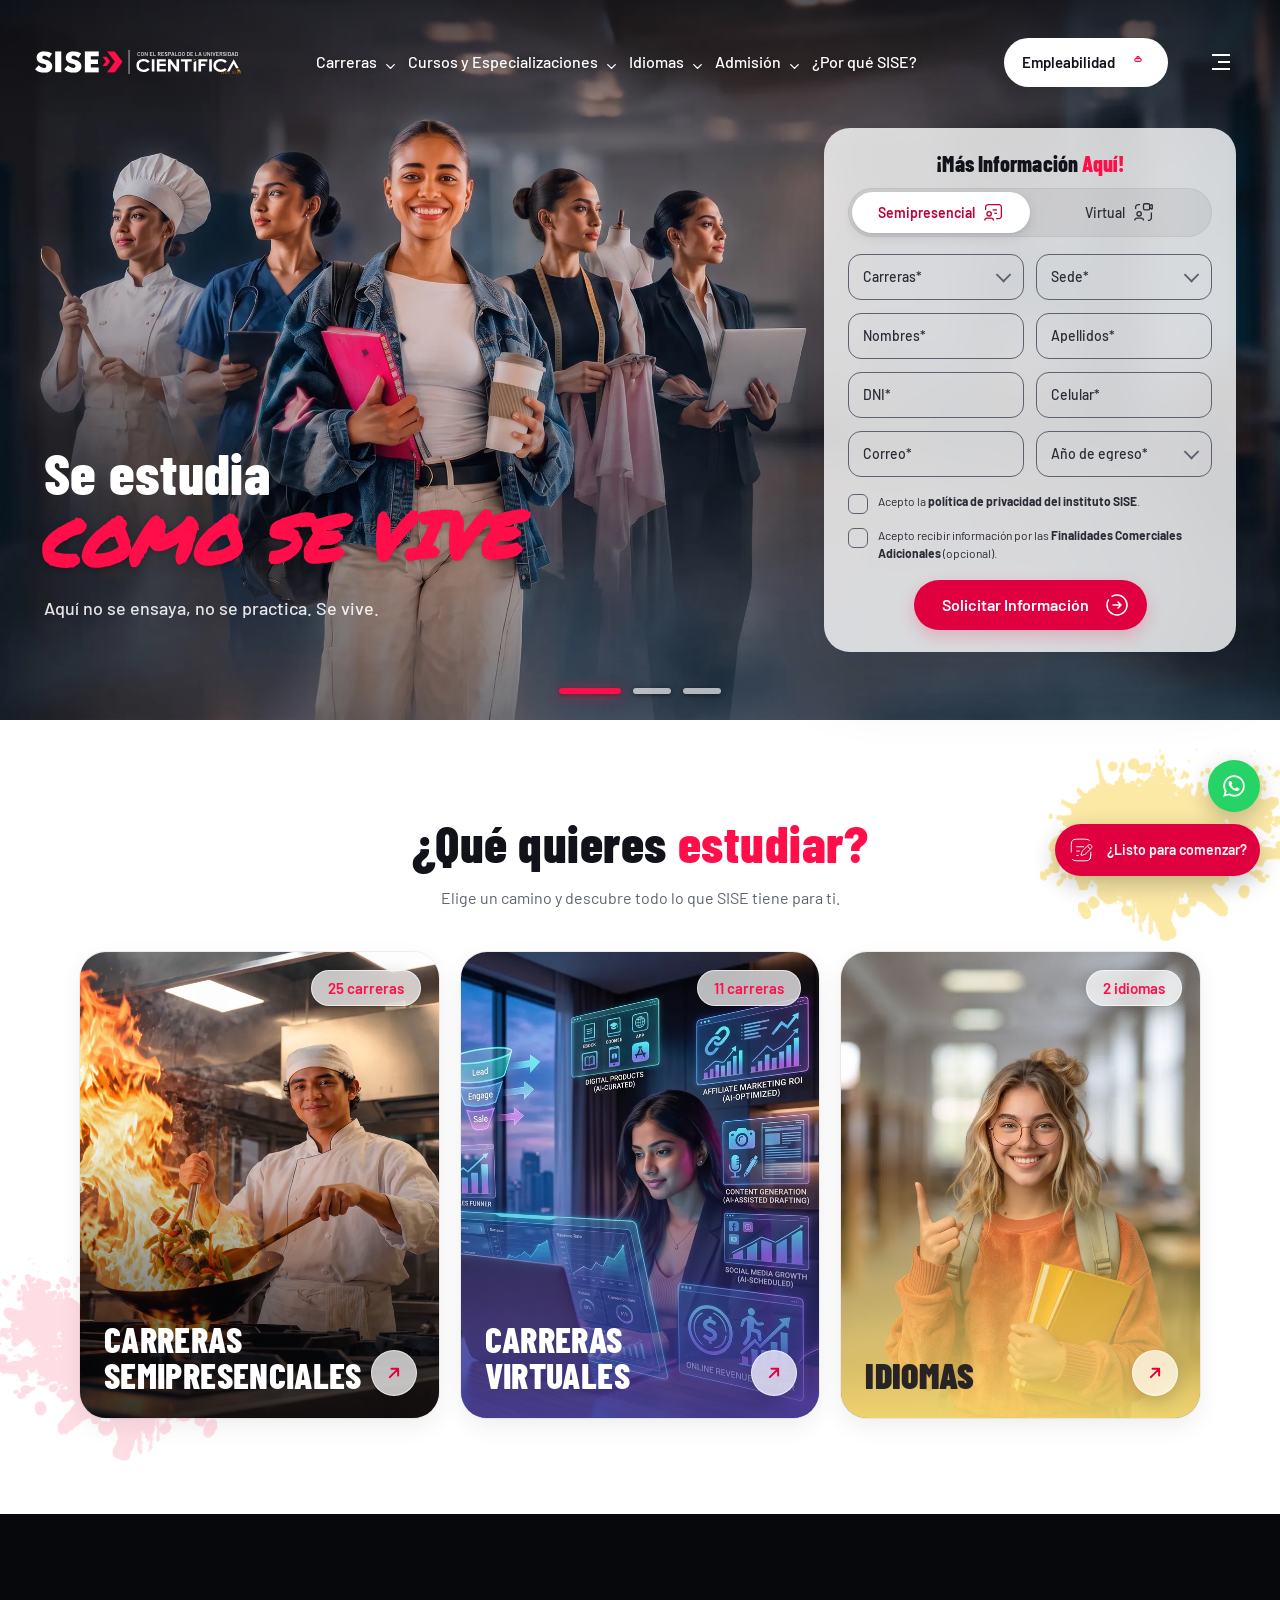
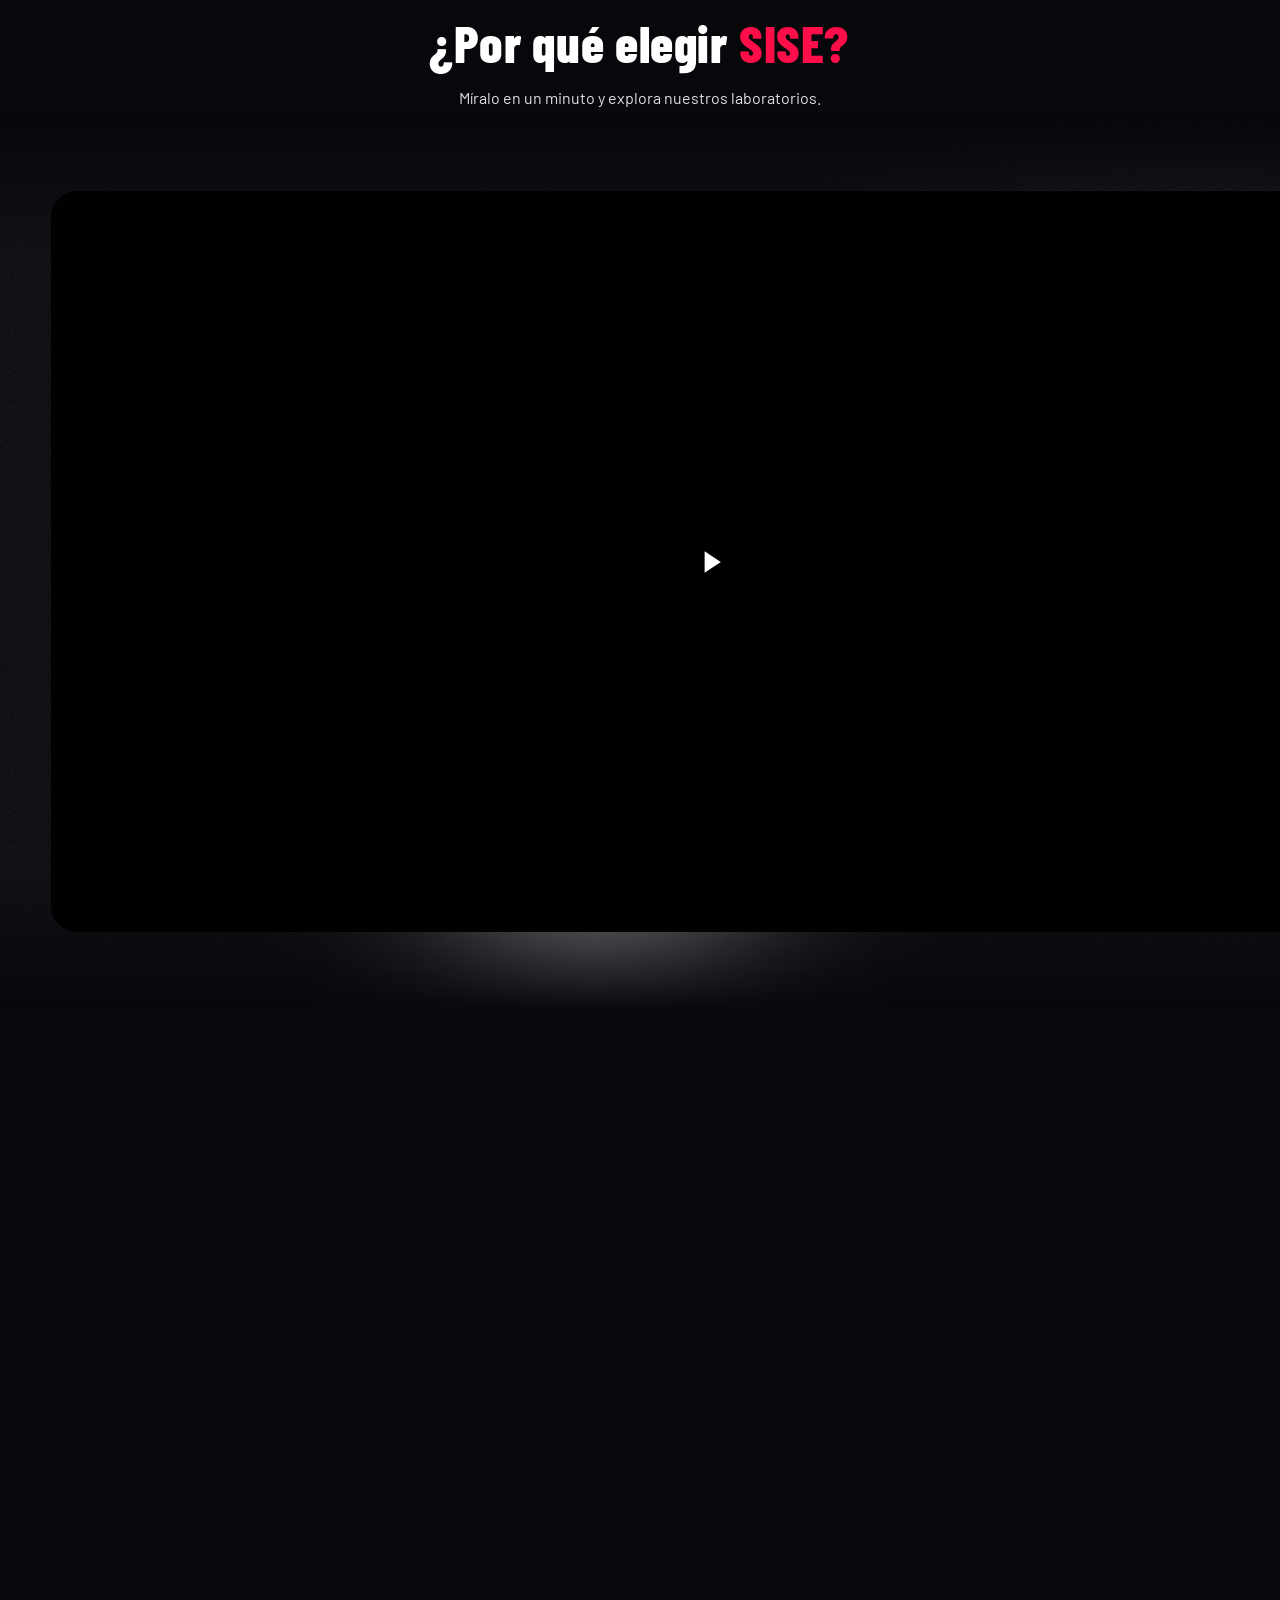
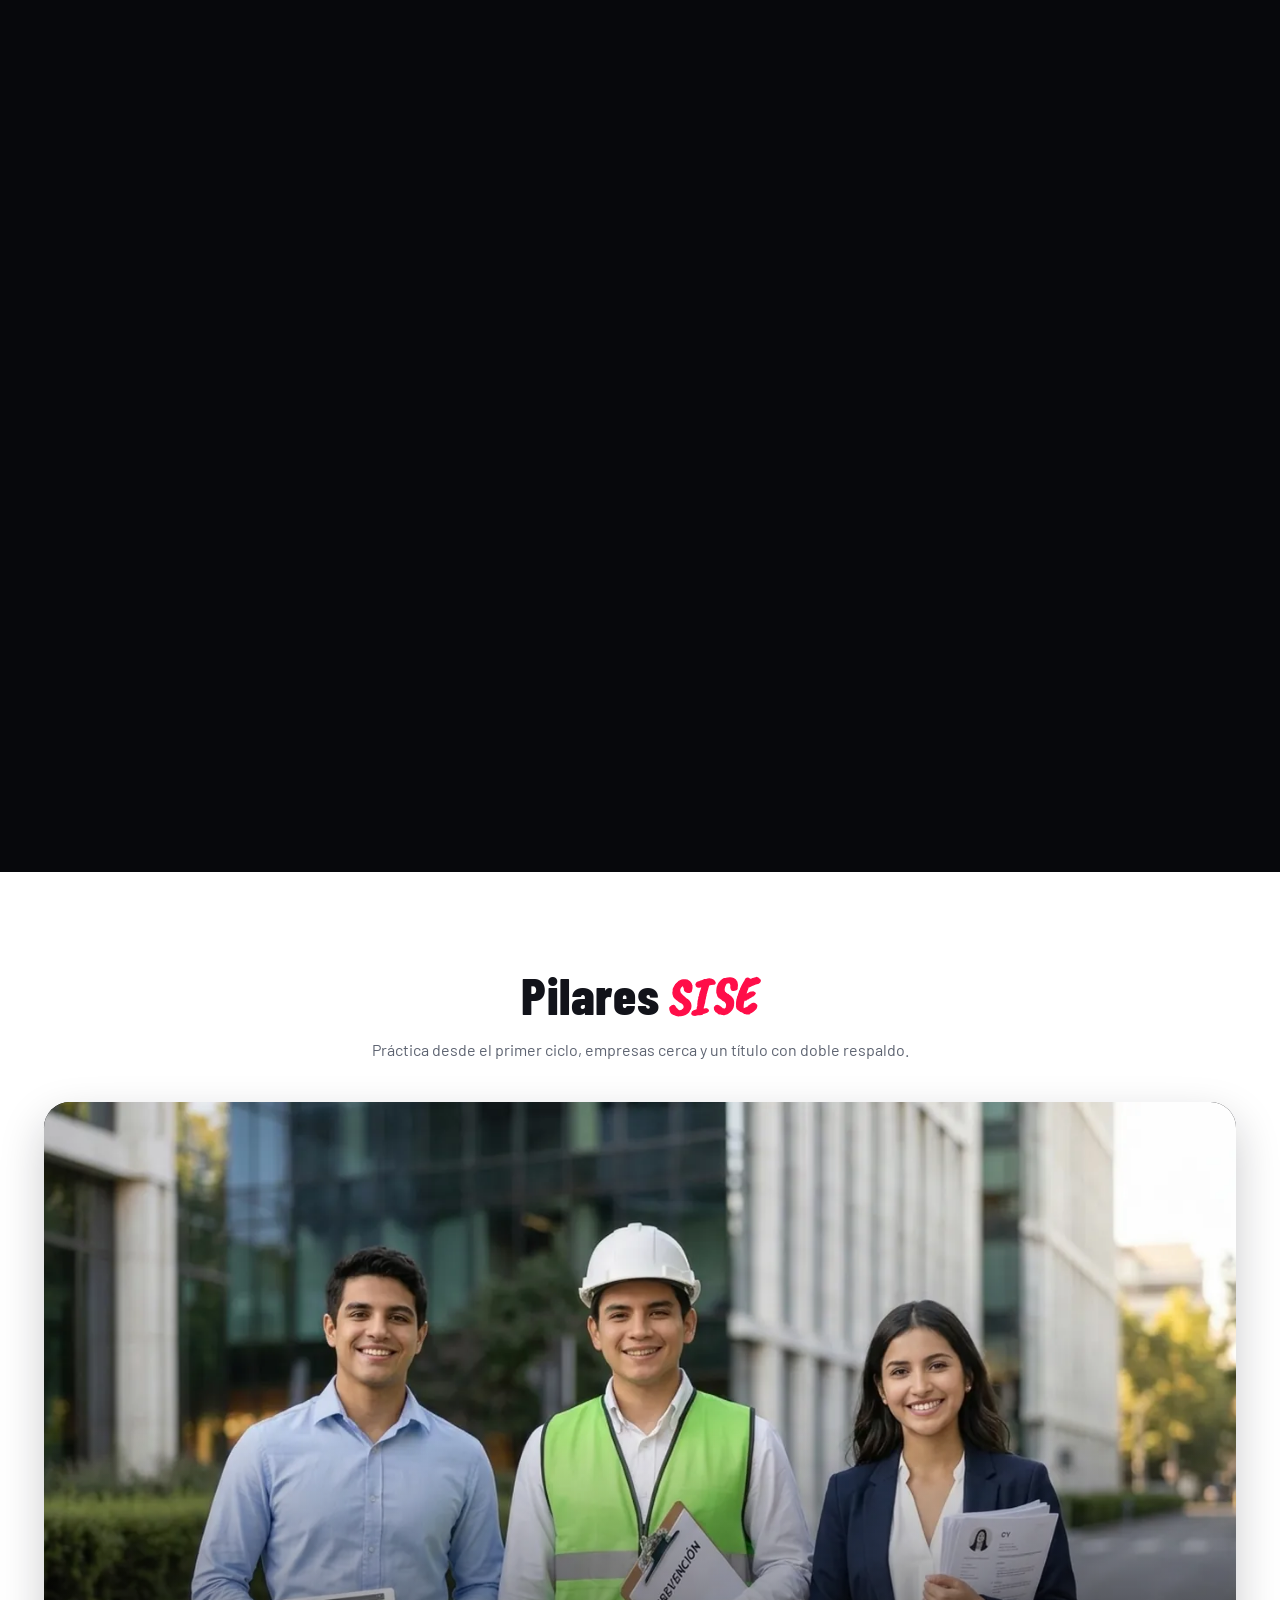
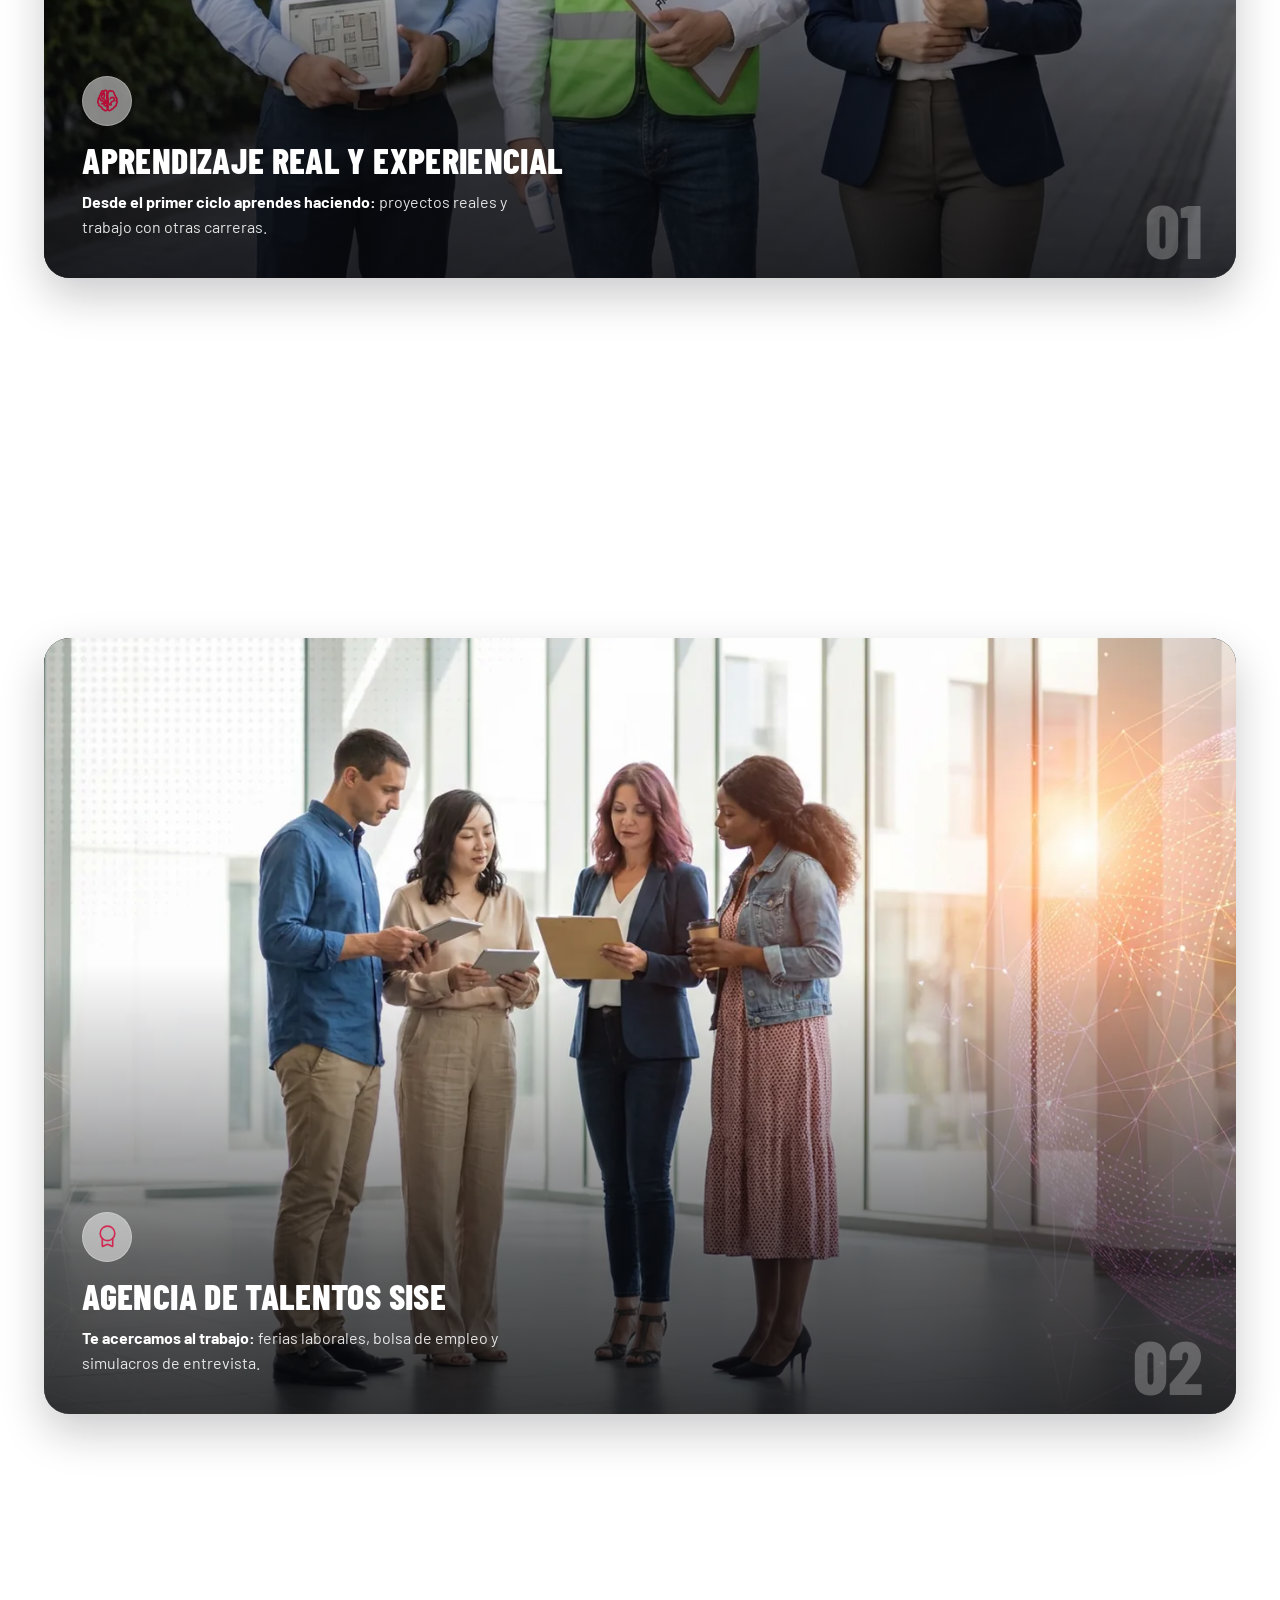
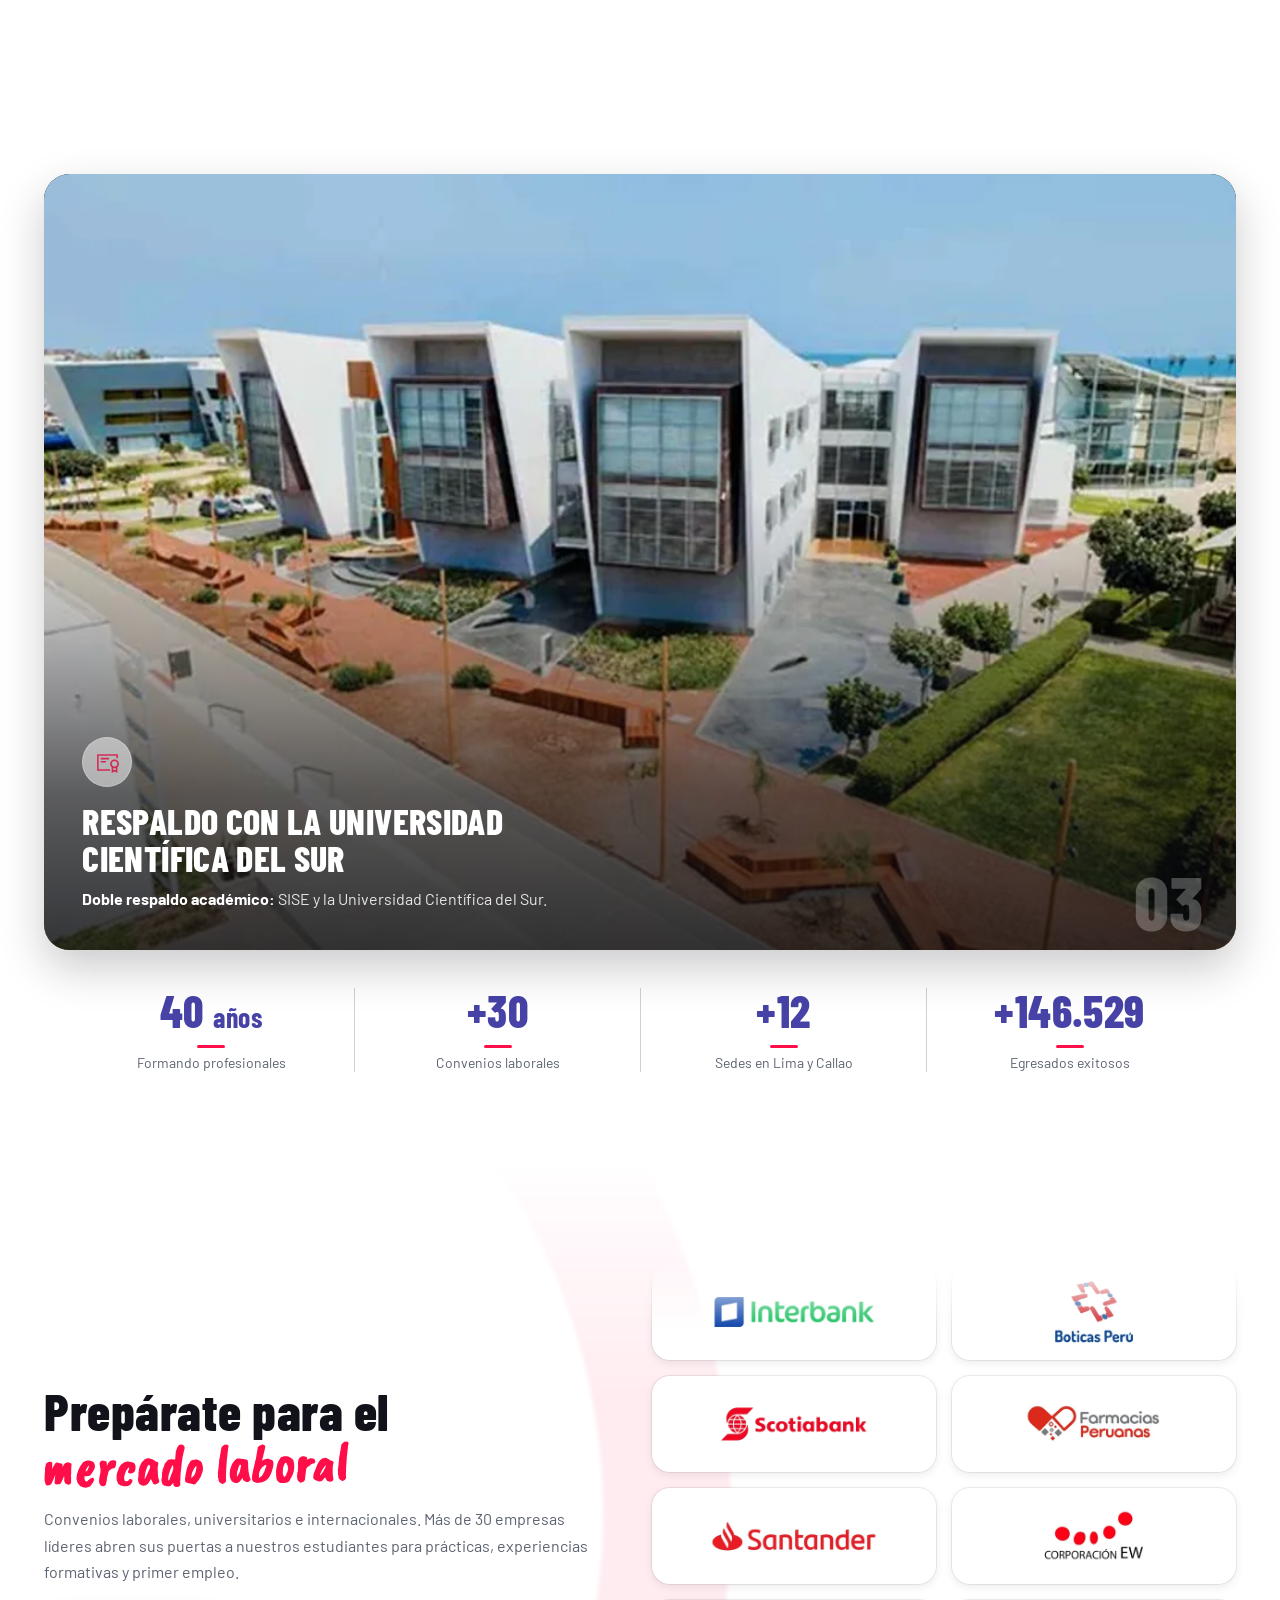
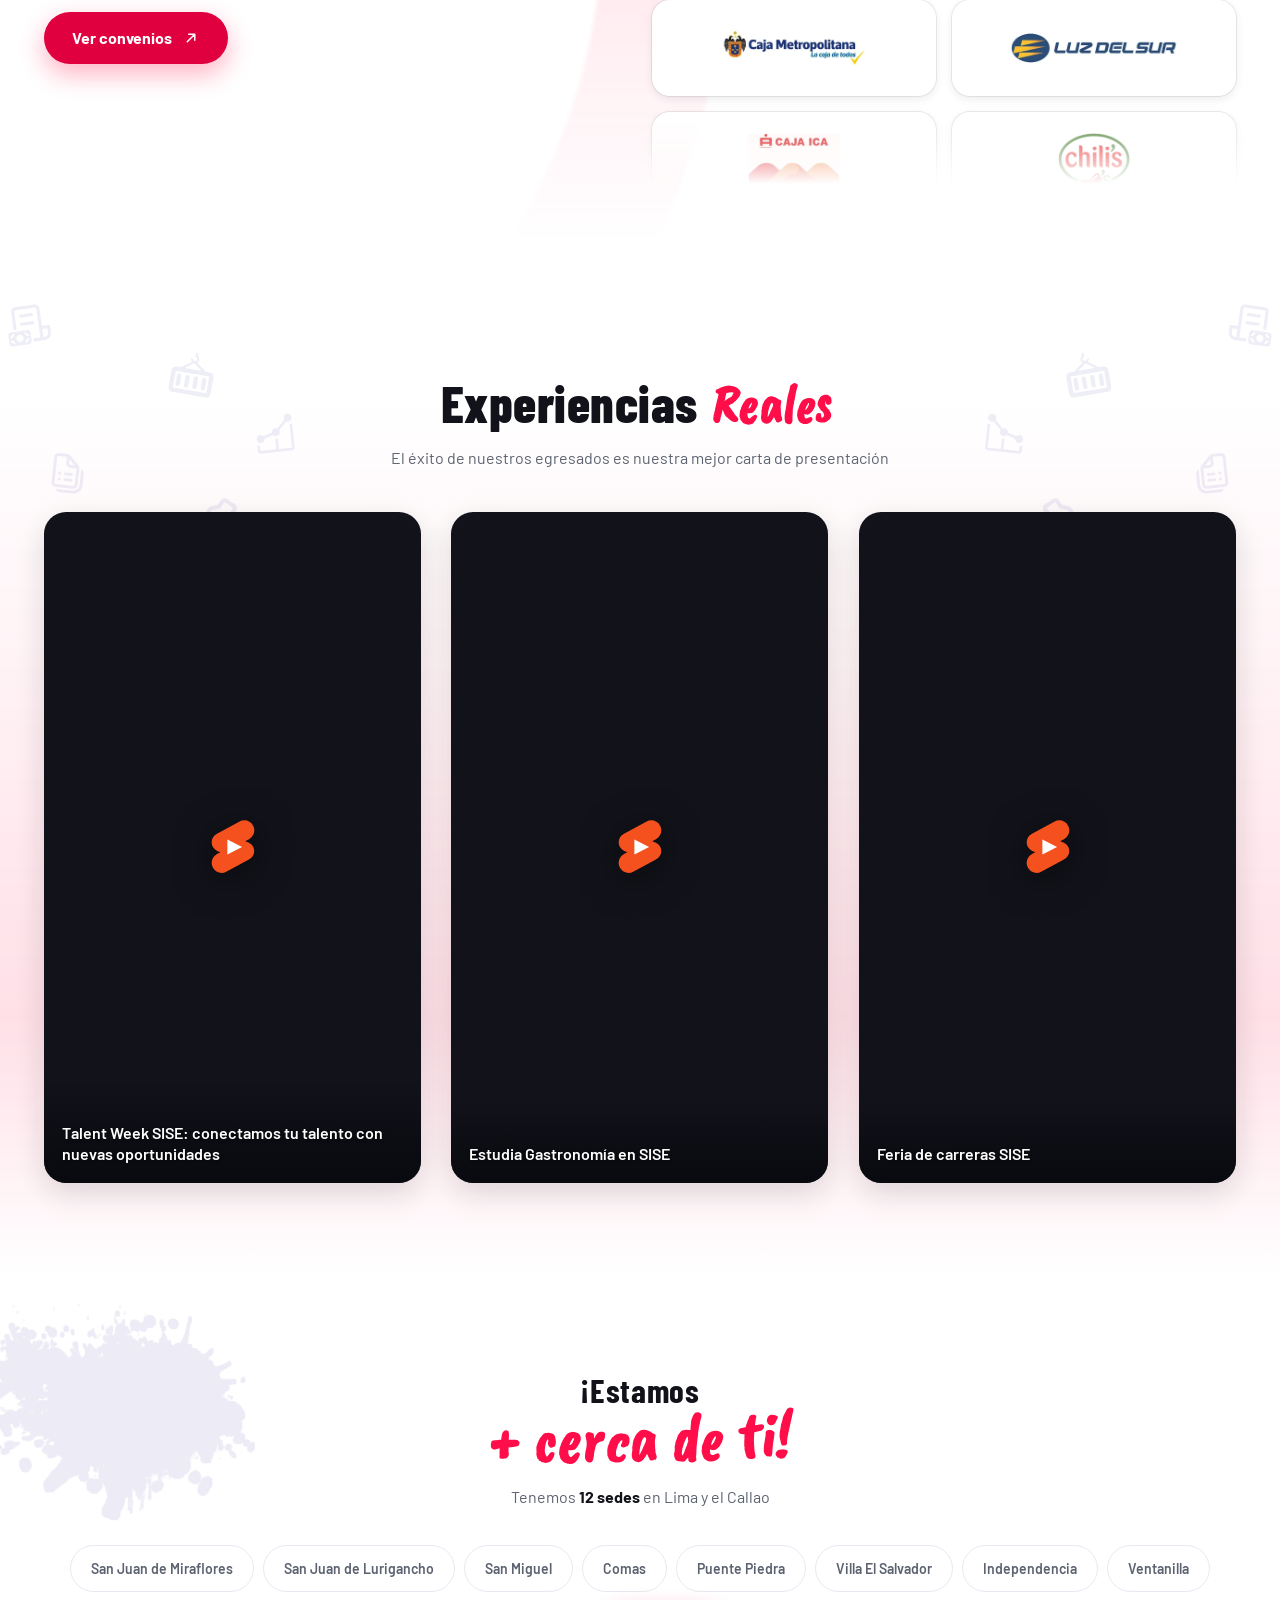
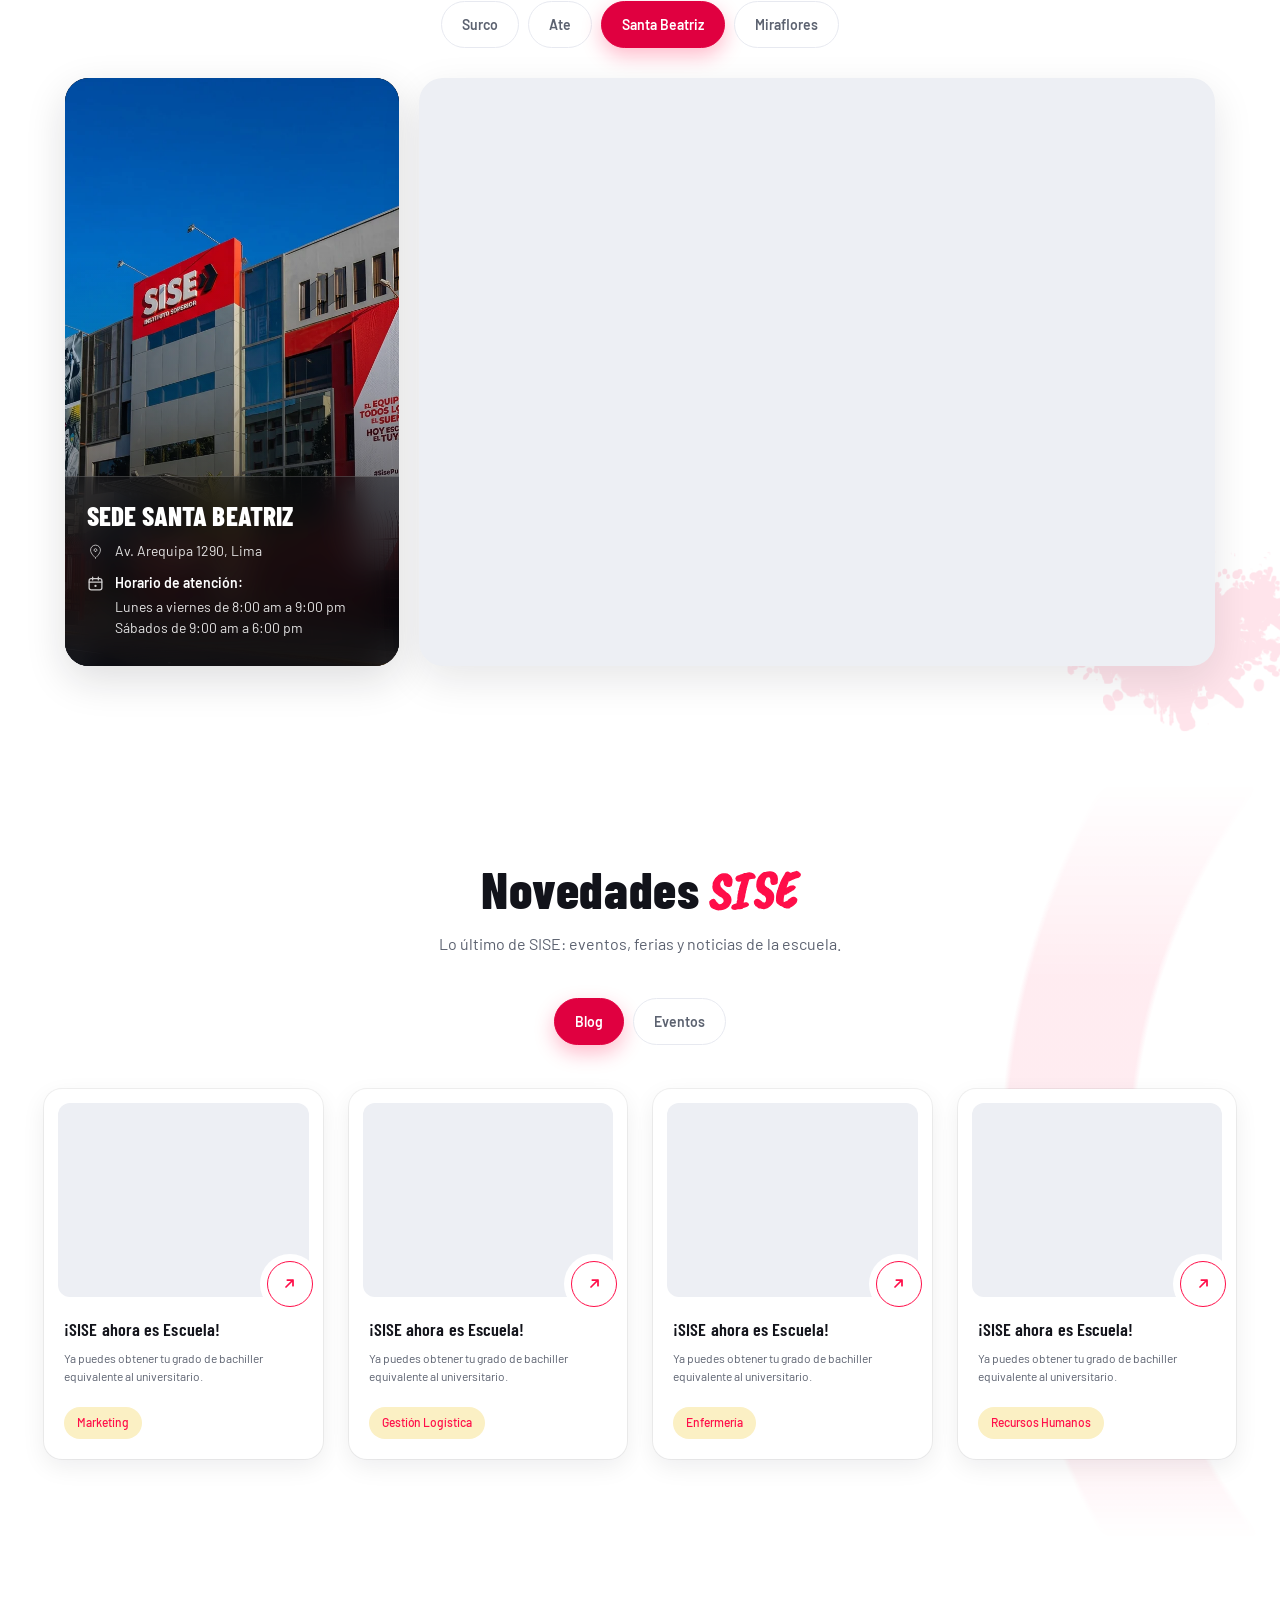
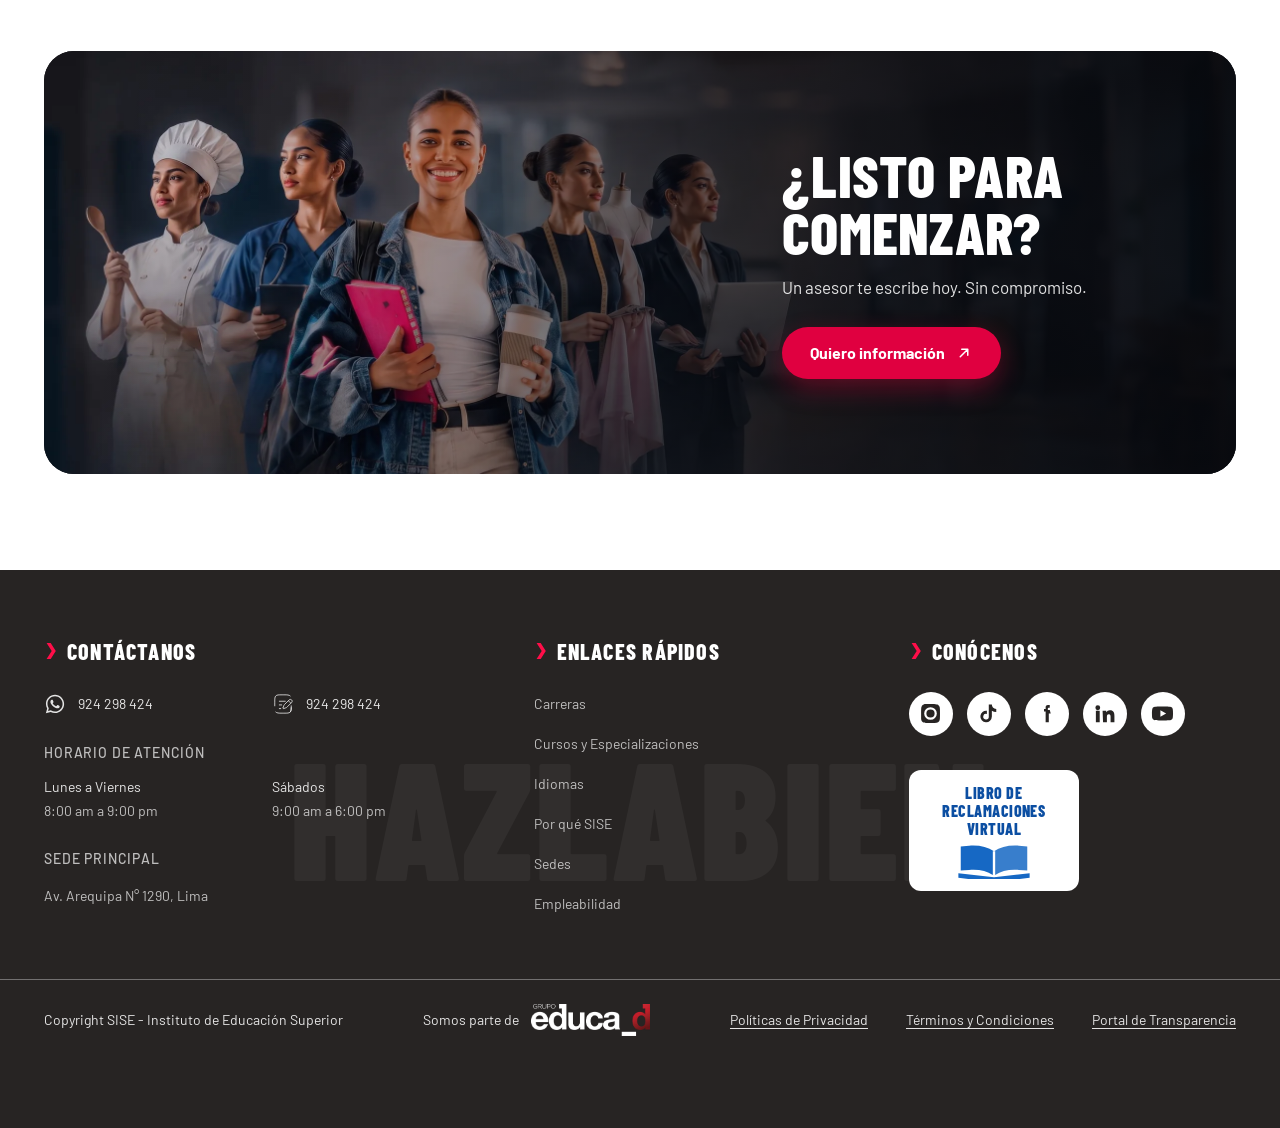
<file: index.html>
<!DOCTYPE html>
<html lang="es">
<head>
<meta charset="UTF-8">
<meta name="robots" content="noindex, nofollow">
<meta name="viewport" content="width=device-width, initial-scale=1.0">
<title>SISE · Instituto Superior — Se estudia como se vive</title>
<meta name="description" content="Instituto Superior SISE. Más de 24 carreras profesionales semipresenciales y 100% virtuales. 12 sedes en Lima y Callao. 40 años formando profesionales.">
<meta name="theme-color" content="#FF0E49">

<link rel="icon" type="image/svg+xml" href="assets/img/favicon.svg?v=799">
<link rel="icon" type="image/png" sizes="32x32" href="assets/img/favicon-32.png">
<link rel="apple-touch-icon" href="assets/img/apple-touch-icon.png">


<!-- Cada version del banner se precarga solo donde se usa: con una
     sola precarga, en movil se bajaban 82 KB de la imagen de
     escritorio que no llega a pintarse nunca. -->
<link rel="preload" as="font" type="font/woff2" crossorigin href="assets/fonts/barlow-400.woff2">
<link rel="preload" as="font" type="font/woff2" crossorigin href="assets/fonts/barlow-condensed-800.woff2">
<link rel="preload" as="image" href="assets/img/hero-01.webp?v=3">
<link rel="stylesheet" href="assets/css/style.css?v=799">
</head>
<body class="inicio">

<a class="skip-link" href="#main">Saltar al contenido</a>

<!-- ============ HEADER ============ -->
<header class="site-header" id="siteHeader">
  <div class="header-shell">
    <div class="nav-pill">
      <a class="brand" href="#inicio" aria-label="SISE — Instituto Superior, avalado por la Universidad Científica del Sur">
        <span class="brand-logo" data-ico="logo-respaldo" aria-hidden="true"></span>
      </a>

      <nav class="main-nav" id="mainNav" aria-label="Navegación principal"></nav>

      <a class="btn-empleo" href="#">
        Empleabilidad
        <span class="lottie" data-lottie="assets/anim/empleabilidad.json" aria-hidden="true"></span>
      </a>

      <button class="burger" id="burger" aria-label="Abrir menú" aria-expanded="false" aria-controls="mobileMenu">
        <span class="burger-abrir" data-ico="menu" aria-hidden="true"></span>
        <svg class="burger-cerrar" viewBox="0 0 24 24" aria-hidden="true"><path d="M5 5l14 14M19 5L5 19" fill="none" stroke="currentColor" stroke-width="2.2" stroke-linecap="round"/></svg>
      </button>
    </div>
  </div>
</header>

<!-- Menú desplegado (lo abre la hamburguesa) -->
<aside class="site-menu" id="mobileMenu" aria-hidden="true" aria-label="Men&uacute; principal">
  <div class="sm-sheet">
    <span class="sm-deco" aria-hidden="true">
      <span class="sm-deco-1" data-ico="chevron-doble"></span>
    </span>

    <div class="sm-top">
      <a class="sm-brand" href="index.html" aria-label="SISE &mdash; Instituto Superior, avalado por la Universidad Cient&iacute;fica del Sur">
        <span class="sm-brand-logo" data-ico="logo-respaldo" aria-hidden="true"></span>
      </a>
      <button class="menu-close" id="menuClose" type="button" aria-label="Cerrar men&uacute;">
        <svg viewBox="0 0 24 24" aria-hidden="true"><path d="M5 5l14 14M19 5L5 19" fill="none" stroke="currentColor" stroke-width="2.4" stroke-linecap="round"/></svg>
      </button>
    </div>


    <div class="sm-body">
      <nav class="sm-cols" id="menuNav" aria-label="Mapa del sitio"></nav>
      <div class="sm-side" id="menuSide"></div>
    </div>

    <div class="sm-foot">
      <div class="sm-contacto" id="menuContacto"></div>
      <ul class="sm-social" id="menuRedes"></ul>
    </div>
  </div>
</aside>

<main id="main">

<!-- ============ HERO ============ -->
<section class="hero" id="inicio" aria-roledescription="carrusel" aria-label="Presentación">
  <div class="hero-bg" id="heroStage"></div>
  <!-- Video solo sobre la primera diapositiva. Las otras dos son piezas
       de campana que traen su propio texto dentro de la imagen, asi que
       taparlas con el video las dejaria sin nada que decir.
       El archivo lo carga main.js y solo en escritorio: en movil son
       2,7 MB de datos para un adorno. -->
  <video class="hero-video" id="heroVideo" muted loop playsinline
         preload="none" aria-hidden="true" tabindex="-1"
         poster="assets/img/hero-01.webp?v=3"
         data-src="assets/video/home.mp4"></video>
  <div class="hero-veil"></div>

  <div class="shell hero-grid">
    <div class="hero-copy">
      <h1 class="hero-title">
        <span class="l1">Se estudia</span>
        <span class="l2">Como se vive</span>
      </h1>
      <p class="hero-sub">Aquí no se ensaya, no se practica. Se vive.</p>

    </div>

    <!-- Formulario de admisión -->
    <div class="lead-card" id="form">
      <button class="lead-cerrar" id="cerrarForm" type="button" aria-label="Cerrar formulario">
        <svg viewBox="0 0 24 24" aria-hidden="true"><path d="M6 6l12 12M18 6L6 18" fill="none" stroke="currentColor" stroke-width="2.2" stroke-linecap="round"/></svg>
      </button>
      <h2 class="lead-title">¡Más Información <em>Aquí!</em></h2>

      <form class="lead-form" id="leadForm" novalidate>
        <div class="mod-switch" role="radiogroup" aria-label="¿Qué modalidad te gustaría estudiar?">
          <button type="button" class="mod-opt is-on" role="radio" aria-checked="true" data-mod="Semipresencial">
            <span>Semipresencial</span><span data-ico="semipresencial" aria-hidden="true"></span>
          </button>
          <button type="button" class="mod-opt" role="radio" aria-checked="false" data-mod="Virtual">
            <span>Virtual</span><span data-ico="virtual" aria-hidden="true"></span>
          </button>
          <input type="hidden" name="modalidad" id="f-modalidad" value="Semipresencial">
        </div>

        <div class="field">
          <select id="f-carrera" name="carrera" required>
            <option value=""></option>
          </select>
          <label for="f-carrera">Carreras<i>*</i></label>
        </div>
        <div class="field">
          <select id="f-sede" name="sede" required>
            <option value=""></option>
          </select>
          <label for="f-sede">Sede<i>*</i></label>
        </div>

        <div class="field">
          <input id="f-nombres" name="nombres" type="text" autocomplete="given-name" placeholder="Ej. Josué" required>
          <label for="f-nombres">Nombres<i>*</i></label>
        </div>
        <div class="field">
          <input id="f-apellidos" name="apellidos" type="text" autocomplete="family-name" placeholder="Ej. Frías Aquino" required>
          <label for="f-apellidos">Apellidos<i>*</i></label>
        </div>

        <div class="field">
          <input id="f-dni" name="dni" type="text" inputmode="numeric" maxlength="8" placeholder="Ej. 72412629" required>
          <label for="f-dni">DNI<i>*</i></label>
        </div>
        <div class="field">
          <input id="f-celular" name="celular" type="tel" inputmode="numeric" maxlength="9" autocomplete="tel" placeholder="Ej. 960619753" required>
          <label for="f-celular">Celular<i>*</i></label>
        </div>

        <div class="field">
          <input id="f-correo" name="correo" type="email" inputmode="email" autocomplete="email" placeholder="Ej. josue@gmail.com" required>
          <label for="f-correo">Correo<i>*</i></label>
        </div>
        <div class="field">
          <!-- Los años los pone main.js: siempre llegan hasta el actual -->
          <select id="f-anio" name="anio" required>
            <option value=""></option>
          </select>
          <label for="f-anio">Año de egreso<i>*</i></label>
        </div>

        <label class="check">
          <input type="checkbox" name="privacidad" required>
          <span class="box" aria-hidden="true"></span>
          <span class="txt">Acepto la <a href="politica-de-privacidad.html" target="_blank" rel="noopener">política de privacidad del instituto SISE</a>.</span>
        </label>

        <label class="check">
          <input type="checkbox" name="comerciales">
          <span class="box" aria-hidden="true"></span>
          <span class="txt">Acepto recibir información por las <a href="#" target="_blank" rel="noopener">Finalidades Comerciales Adicionales</a> (opcional).</span>
        </label>

        <button class="submit-btn" type="submit">
          <span>Solicitar Información</span>
          <span data-ico="flecha-circulo" aria-hidden="true"></span>
        </button>
        <p class="form-msg" id="formMsg" role="status" aria-live="polite"></p>
      </form>
    </div>
  </div>

  <div class="hero-nav" id="heroNav" hidden>
    <div class="hero-dots" id="heroDots" role="tablist" aria-label="Diapositivas"></div>
  </div>
</section>


<!-- ============ CARRERAS ============ -->
<section class="section hub" id="carreras">
  <div class="shell">
    <header class="section-head reveal">
      <h2 class="section-title">&iquest;Qu&eacute; quieres <em>estudiar?</em></h2>
      <p class="section-sub">Elige un camino y descubre todo lo que SISE tiene para ti.</p>
    </header>

    <div class="hub-grid reveal reveal-stagger">
      <a class="hub-card hub--rojo" href="carreras-semipresenciales.html" style="animation-delay:0ms">
        <span class="hub-photo" data-bg="assets/img/hub-semipresencial.webp"></span>
        <span class="hub-sello">25 carreras</span>
        <span class="hub-body">
          <span class="hub-title">Carreras <br>Semipresenciales</span>
        </span>
      </a>

      <a class="hub-card hub--azul" href="carreras-virtuales.html" style="animation-delay:80ms">
        <span class="hub-photo" data-bg="assets/img/hub-virtual.webp"></span>
        <span class="hub-sello">11 carreras</span>
        <span class="hub-body">
          <span class="hub-title">Carreras <br>Virtuales</span>
        </span>
      </a>

      <a class="hub-card hub--amarillo" href="idiomas.html" style="animation-delay:160ms">
        <span class="hub-photo" data-bg="assets/img/hub-idiomas.webp"></span>
        <span class="hub-sello">2 idiomas</span>
        <span class="hub-body">
          <span class="hub-title">Idiomas</span>
        </span>
      </a>
    </div>
  </div>
</section>

<!-- ============ ¿POR QUÉ ELEGIR SISE? ============ -->
<!-- Panel con carril: el titulo pasa con el scroll normal y despues la
     fila (video + laboratorios) se queda fija a pantalla completa
     mientras el scroll la desplaza de lado. Las tarjetas las pinta
     main.js desde PORQUE_SLIDES. -->
<section class="section porque" id="porque">
  <div class="pq-panel">
    <header class="section-head reveal">
      <h2 class="section-title">&iquest;Por qu&eacute; elegir <em>SISE?</em></h2>
      <p class="section-sub">M&iacute;ralo en un minuto y explora nuestros laboratorios.</p>
    </header>

    <!-- El recorrido: mide una pantalla mas lo que viaja la fila -->
    <div class="pq-recorrido">
      <div class="pq-pin">
        <!-- Foto de fondo: se queda quieta mientras la fila se desliza -->
        <div class="pq-fondo" aria-hidden="true"></div>
        <div class="pq-caja" id="pqCaja">
          <div class="pq-carril" id="pqCarril">
            <div class="pq-video" id="pqVideoView" data-yt="E2R48vT67i8">
              <div class="pq-poster" id="pqPoster" aria-hidden="true"></div>
              <button class="pq-play" id="pqPlay" type="button" aria-label="Reproducir el video de SISE">
                <svg viewBox="0 0 24 24" aria-hidden="true"><circle cx="12" cy="12" r="11" fill="rgba(0,0,0,.42)"/><path d="M10 8v8l6-4z" fill="#fff"/></svg>
              </button>
            </div>
          </div>
        </div>
        <!-- Guia de deslizamiento: solo cuando la fila se mueve con el dedo -->
        <div class="pq-guia" aria-hidden="true">
          <span class="pq-guia-txt">Desliza
            <svg viewBox="0 0 24 24"><path d="M5 12h14m0 0-5-5m5 5-5 5" fill="none" stroke="currentColor" stroke-width="2" stroke-linecap="round" stroke-linejoin="round"/></svg>
          </span>
          <span class="pq-guia-barra"><span></span></span>
        </div>
      </div>
    </div>
  </div>
</section>

<!-- ============ PILARES SISE ============ -->
<!-- Panel con foto de fondo que cambia cada 3 segundos. Abajo, una
     pestana por pilar: la activa muestra su texto y su linea avanza
     mientras dura la foto. -->
<section class="section pilares" id="pilares">
  <div class="shell">
    <header class="section-head reveal">
      <h2 class="section-title">Pilares <em>SISE</em></h2>
      <p class="section-sub">Pr&aacute;ctica desde el primer ciclo, empresas cerca y un t&iacute;tulo con doble respaldo.</p>
    </header>

    <!-- Las tres se apilan al bajar: cada una se queda pegada y la
         siguiente se le monta encima dejando ver su borde. El orden lo
         marca --i, que separa los topes. -->
    <div class="pil-stack">
      <article class="pil-ficha reveal" style="--i:0">
        <span class="pil-ficha-foto" data-bg="assets/img/pilar-aprendizaje.webp"></span>
        <span class="pil-ficha-n" aria-hidden="true">01</span>
        <div class="pil-ficha-txt">
          <span class="pil-ico"><svg class="pil-svg" viewBox="0 0 24 24" fill="none" aria-hidden="true">
            <path d="M14.7139 10.238C14.8005 9.9976 14.9351 9.77731 15.1095 9.59053C15.2839 9.40376 15.4945 9.25439 15.7284 9.15151C16.2133 8.93651 16.7624 8.91681 17.2614 9.09651C18.3104 9.46851 18.8709 10.583 18.5129 11.586C18.3339 12.0875 17.9814 12.516 17.4979 12.6725C16.9979 12.8345 15.8649 12.989 15.5904 13.7575M8.3714 3.75401C8.3534 4.13901 8.5364 4.73901 8.8414 5.02101C9.1114 5.27101 8.7709 5.92001 9.1054 6.29801C9.4754 6.71701 9.4234 6.96001 9.0929 7.53301C8.5579 8.46051 8.2909 9.35401 8.5814 10.571M11.1984 12.961C10.5619 13.093 10.1184 12.377 9.7129 11.876C9.0949 11.111 8.6879 10.5325 7.9029 10.38C6.2859 10.0655 5.6744 7.63551 6.8464 6.81551C7.2544 6.53051 7.8744 6.43351 7.9224 5.72701C7.9549 5.24401 7.6209 5.37601 7.4099 5.42101L6.5929 5.59451C6.0109 5.71801 6.3729 4.89701 6.7939 4.81101M10.5539 14.922C10.3434 13.983 9.6414 13.49 8.7229 13.3955C8.1879 13.3405 7.8259 12.774 7.4144 12.444C6.9094 12.039 6.3994 11.863 6.0254 12.359C5.9384 11.904 5.5974 11.666 5.3254 11.4005C5.0374 11.1195 4.9089 10.602 4.7704 10.177M6.3789 15.1485C7.2409 15.1945 7.4359 14.9835 7.9189 14.826C8.3384 14.689 8.8114 14.803 9.0409 15.02M10.6519 17.4645L9.2909 16.8555C8.3159 16.42 8.7359 15.2455 9.2824 14.83M20.2444 12.3285C20.5734 11.7345 21.2019 11.1685 21.1129 10.4C21.0414 9.78601 20.3829 9.57551 19.9454 8.89051C19.6914 8.49401 19.9364 7.72551 19.0699 6.83551C18.4939 6.24551 18.4909 5.40451 18.2324 4.76051C17.8839 3.89051 17.1874 2.90201 16.4454 2.91701C15.9569 2.92701 15.4964 3.41851 14.9819 2.78701C14.4204 2.09801 12.9904 2.54051 13.1034 3.77701C12.3149 4.45151 12.0684 5.55651 12.2624 6.51851C12.3874 7.13551 12.0249 7.70851 12.1194 8.54601C12.1674 8.96751 12.4704 9.10501 12.3864 9.78751C12.2944 10.5325 12.8764 10.755 12.7254 11.2705C12.5594 11.8375 12.5444 12.313 12.6219 12.7505C12.7269 13.347 12.7544 13.948 12.5784 14.547C12.3949 15.539 11.9779 16.361 12.6209 17.537C12.2709 18.44 12.4309 19.3435 12.6449 20.247C12.6209 21.7245 13.8449 22.112 14.9989 21.289C15.5058 20.8817 16.0616 20.5394 16.6534 20.27C17.5319 19.866 17.5879 19.491 17.7449 19.05C17.8529 18.6745 18.1994 18.4595 18.5959 18.36C18.9584 18.2685 18.8994 17.865 19.1009 17.639C19.3434 17.368 19.6329 17.297 19.9224 17.167C20.4099 16.947 20.5389 16.485 20.4724 15.812C20.3724 14.809 20.7559 14.6495 21.0409 14.2745C21.5509 13.6045 21.2384 12.6555 20.8449 11.4745M15.5529 15.929C15.4309 16.2705 15.0429 16.445 14.6849 16.3185H14.6844C14.3264 16.1915 14.1354 15.8115 14.2574 15.47V15.4695C14.3799 15.1275 14.7684 14.9535 15.1259 15.08C15.4839 15.207 15.6749 15.587 15.5529 15.929ZM10.5324 21.681C11.3414 21.5415 12.1839 20.7275 11.8444 19.963C11.6819 19.5965 11.5304 19.3115 11.6254 18.833C11.7954 17.976 11.4114 17.5975 11.4594 16.828C11.4959 16.243 11.7014 15.3745 11.7014 13.921V10.81C10.7664 10.088 11.4184 8.18101 11.4699 6.77301C11.5169 5.50201 11.7214 4.24701 11.3749 2.81801C10.8424 1.97301 9.3584 2.11401 8.7549 2.96151C8.5959 3.18551 8.2984 2.91351 7.9589 2.85751C6.1929 2.56551 5.6799 4.49901 5.2099 6.07801C5.0589 6.58501 4.7399 6.69451 4.3819 7.46901C4.2604 7.73251 4.4369 8.75251 3.9409 9.16951C3.5059 9.53551 2.9574 10.1 3.1659 10.8395C3.3469 11.48 2.7019 12.4145 2.6934 13.588C2.6879 14.373 3.2134 14.4865 3.4709 14.8695C3.7039 15.2165 2.9959 17.0025 4.2294 17.193C5.3319 17.363 4.8304 17.7505 5.1844 17.88C5.4424 17.9735 5.9524 18.108 6.1829 18.2765C6.8269 18.747 6.5199 19.7105 7.2329 20.173L9.5174 21.656C9.7644 21.816 10.2219 21.7345 10.5324 21.681Z" stroke="currentColor" stroke-width="1.6" stroke-linecap="round" stroke-linejoin="round"/>
          </svg></span>
          <h3 class="pil-ficha-t">Aprendizaje real y experiencial</h3>
          <p class="pil-ficha-p"><strong>Desde el primer ciclo aprendes haciendo:</strong> proyectos reales y trabajo con otras carreras.</p>
        </div>
      </article>
      <article class="pil-ficha reveal" style="--i:1">
        <span class="pil-ficha-foto" data-bg="assets/img/pilar-talentos.webp"></span>
        <span class="pil-ficha-n" aria-hidden="true">02</span>
        <div class="pil-ficha-txt">
          <span class="pil-ico"><svg class="pil-svg" viewBox="0 0 24 24" fill="none" aria-hidden="true">
            <path d="M12 16C15.866 16 19 12.866 19 9C19 5.13401 15.866 2 12 2C8.13401 2 5 5.13401 5 9C5 12.866 8.13401 16 12 16Z" stroke="currentColor" stroke-width="1.6" stroke-linecap="round" stroke-linejoin="round"/>
            <path d="M7 13.8973V20.9995C7 21.0831 7.02101 21.1655 7.06109 21.239C7.10118 21.3124 7.15906 21.3746 7.22944 21.4199C7.29981 21.4652 7.38043 21.4921 7.4639 21.4981C7.54737 21.5042 7.63102 21.4892 7.70718 21.4545L12 19.5L16.2928 21.4545C16.369 21.4892 16.4526 21.5042 16.5361 21.4981C16.6196 21.4921 16.7002 21.4652 16.7706 21.4199C16.8409 21.3746 16.8988 21.3124 16.9389 21.239C16.979 21.1655 17 21.0831 17 20.9995V13.8973" stroke="currentColor" stroke-width="1.6" stroke-linecap="round" stroke-linejoin="round"/>
          </svg></span>
          <h3 class="pil-ficha-t">Agencia de talentos SISE</h3>
          <p class="pil-ficha-p"><strong>Te acercamos al trabajo:</strong> ferias laborales, bolsa de empleo y simulacros de entrevista.</p>
        </div>
      </article>
      <article class="pil-ficha reveal" style="--i:2">
        <span class="pil-ficha-foto" data-bg="assets/img/pilar-prestigio.webp"></span>
        <span class="pil-ficha-n" aria-hidden="true">03</span>
        <div class="pil-ficha-txt">
          <span class="pil-ico"><svg class="pil-svg" viewBox="0 0 24 24" fill="none" aria-hidden="true">
            <path fill-rule="evenodd" clip-rule="evenodd" d="M20.5 5.5H3.5V18.5H14.5V20H2V4H22V8H20.5V5.5ZM5.5 7.5H13.5V9H5.5V7.5ZM10.5 10.5H5.5V12H10.5V10.5ZM18.75 9C19.8769 9.00079 20.9575 9.44882 21.7543 10.2457C22.5512 11.0425 22.9992 12.1231 23 13.25C22.9999 13.8658 22.8657 14.4742 22.6066 15.0329C22.3476 15.5915 21.9699 16.0871 21.5 16.485V21.965L18.75 20.59L16 21.965V16.485C15.5301 16.0871 15.1524 15.5915 14.8934 15.0329C14.6343 14.4742 14.5001 13.8658 14.5 13.25C14.5008 12.1231 14.9488 11.0425 15.7457 10.2457C16.5425 9.44882 17.6231 9.00079 18.75 9ZM18.75 18.91L20 19.535V17.31C19.605 17.435 19.185 17.5 18.75 17.5C18.315 17.5 17.895 17.43 17.5 17.31V19.535L18.75 18.91ZM16 13.25C16.0013 13.9789 16.2915 14.6776 16.8069 15.1931C17.3224 15.7085 18.0211 15.9987 18.75 16C19.4789 15.9987 20.1776 15.7085 20.6931 15.1931C21.2085 14.6776 21.4987 13.9789 21.5 13.25C21.4987 12.5211 21.2085 11.8224 20.6931 11.3069C20.1776 10.7915 19.4789 10.5013 18.75 10.5C18.0211 10.5013 17.3224 10.7915 16.8069 11.3069C16.2915 11.8224 16.0013 12.5211 16 13.25Z" fill="currentColor"/>
          </svg></span>
          <h3 class="pil-ficha-t">Respaldo con la Universidad Cient&iacute;fica del Sur</h3>
          <p class="pil-ficha-p"><strong>Doble respaldo acad&eacute;mico:</strong> SISE y la Universidad Cient&iacute;fica del Sur.</p>
        </div>
      </article>
    </div><!-- Tira de cifras: la prueba de lo que prometen los pilares. Sin
       tarjeta ni iconos (se probaron y se quitaron: repetian la etiqueta
       y le quitaban protagonismo al numero), para que no compita con la
       franja de arriba. El rojo lo pone una rayita bajo cada numero. -->
  <div class="shell">
    <div class="pil-cifras reveal" id="statsCard">
      <div class="pil-cifra">
        <p class="pil-num"><span class="counter" data-to="40" data-dur="1600">0</span> <span class="pil-unidad">a&ntilde;os</span></p>
        <p class="pil-dato">Formando profesionales</p>
      </div>
      <div class="pil-cifra">
        <p class="pil-num">+<span class="counter" data-to="30" data-dur="1600">0</span></p>
        <p class="pil-dato">Convenios laborales</p>
      </div>
      <div class="pil-cifra">
        <p class="pil-num">+<span class="counter" data-to="12" data-dur="1600">0</span></p>
        <p class="pil-dato">Sedes en Lima y Callao</p>
      </div>
      <div class="pil-cifra">
        <p class="pil-num">+<span class="counter" data-to="150000" data-dur="2000" data-sep="1">0</span></p>
        <p class="pil-dato">Egresados exitosos</p>
      </div>
    </div>
  </div>
</section>

<!-- ============ CONVENIOS ============ -->
<section class="section convenios" id="convenios">
  <div class="shell conv-2col">

    <div class="conv-txt">
      <header class="section-head section-head--left reveal">
        <h2 class="section-title">Prep&aacute;rate para el <em>mercado laboral</em></h2>
        <p class="section-sub">Convenios laborales, universitarios e internacionales. M&aacute;s de 30 empresas l&iacute;deres abren sus puertas a nuestros estudiantes para pr&aacute;cticas, experiencias formativas y primer empleo.</p>
      </header>
      <a class="btn btn-pill btn-primary conv-cta reveal" href="#">Ver convenios
        <svg class="ico-arrow" viewBox="0 0 24 24" aria-hidden="true"><path d="M7 17 17 7m0 0H9m8 0v8" fill="none" stroke="currentColor" stroke-width="2" stroke-linecap="round" stroke-linejoin="round"/></svg>
      </a>
    </div>

    <div class="conv-rails reveal" role="region" aria-label="Empresas con convenio">
      <div class="conv-rail">
        <div class="conv-track conv-track--sube" id="convTrackA"></div>
      </div>
      <div class="conv-rail">
        <div class="conv-track conv-track--baja" id="convTrackB"></div>
      </div>
    </div>

  </div>
</section>

<!-- ============ EXPERIENCIAS REALES ============ -->
<section class="section experiencias" id="experiencias">
  <div class="shell">
    <header class="section-head reveal">
      <h2 class="section-title">Experiencias <em>Reales</em></h2>
      <p class="section-sub">El éxito de nuestros egresados es nuestra mejor carta de presentación</p>
    </header>
    <div class="exp-grid reveal reveal-stagger" id="expGrid"></div>
  </div>
</section>

<!-- ============ SEDES ============ -->
<section class="sedes" id="sedes">
  <div class="shell">
    <header class="sedes-head reveal">
      <h2 class="sedes-title"><span class="sm">&iexcl;Estamos</span><span class="lg">+ cerca de ti!</span></h2>
      <p class="sedes-sub" id="sedeCount">Tenemos <strong>12 sedes</strong> en Lima y el Callao</p>
    </header>

    <div class="chips sede-chips reveal" role="tablist" aria-label="Elige una sede" id="sedeChips"></div>

    <div class="sede-select reveal">
      <label class="sede-q" for="sedeSelect">&iquest;En qu&eacute; sede te gustar&iacute;a estudiar?</label>
      <div class="sede-caja">
        <select id="sedeSelect"></select>
      </div>
    </div>

    <div class="sede-panel reveal">
      <article class="sede-info" id="sedeInfo"></article>
      <div class="sede-mapa" id="sedeMapa"></div>
    </div>
  </div>
</section>

<!-- ============ NOVEDADES ============ -->
<section class="section novedades" id="novedades">
  <div class="shell">
    <header class="section-head reveal">
      <h2 class="section-title">Novedades <em>SISE</em></h2>
      <p class="section-sub">Lo último de SISE: eventos, ferias y noticias de la escuela.</p>
    </header>

    <div class="chips chips-center reveal" role="tablist" aria-label="Tipo de novedad">
      <button class="chip is-active" data-news="blog" role="tab" aria-selected="true">Blog</button>
      <button class="chip" data-news="eventos" role="tab" aria-selected="false">Eventos</button>
    </div>

    <div class="news-grid reveal reveal-stagger" id="newsGrid"></div>
  </div>
</section>

</main>

<!-- ============ CIERRE ============ -->
<!-- Ultima llamada antes del pie: quien baja hasta aqui ya esta
     interesado y no deberia tener que volver al banner. -->
<section class="section cierre">
  <div class="shell cierre-caja reveal">
    <div class="cierre-foto" aria-hidden="true"></div>
    <div class="cierre-txt">
    <h2 class="cierre-titulo">&iquest;Listo para <em>comenzar?</em></h2>
    <p class="cierre-sub">Un asesor te escribe hoy. Sin compromiso.</p>
    <div class="cierre-acciones">
      <a class="btn btn-pill btn-primary" href="#form">Quiero informaci&oacute;n
        <svg class="ico-arrow" viewBox="0 0 24 24" aria-hidden="true"><path d="M7 17 17 7m0 0H9m8 0v8" fill="none" stroke="currentColor" stroke-width="2" stroke-linecap="round" stroke-linejoin="round"/></svg>
      </a>
    </div>
    </div>
  </div>
</section>

<!-- ============ FOOTER ============ -->
<!-- Reproductor de testimonios -->
<div class="video-modal" id="videoModal" role="dialog" aria-modal="true" aria-label="Testimonio en video" hidden>
  <button class="vm-cerrar" id="vmCerrar" type="button" aria-label="Cerrar video">
    <svg viewBox="0 0 24 24" aria-hidden="true"><path d="M6 6l12 12M18 6L6 18" fill="none" stroke="currentColor" stroke-width="2.4" stroke-linecap="round"/></svg>
  </button>
  <div class="vm-caja" id="vmCaja"></div>
</div>

<footer class="site-footer" id="contacto">
  <span class="footer-mark" aria-hidden="true">HAZLABIEN</span>

  <div class="shell footer-grid reveal reveal-stagger">
    <div class="fcol fcol-contacto">
      <h3 class="fcol-title"><span class="chev" data-ico="chevron-simple" aria-hidden="true"></span>Contáctanos</h3>

      <ul class="tel-list">
        <li><span data-ico="whatsapp" aria-hidden="true"></span><a href="https://wa.me/51924298424" target="_blank" rel="noopener">924 298 424</a></li>
        <li><span data-ico="telefono" aria-hidden="true"></span><a href="tel:+51924298424">924 298 424</a></li>
      </ul>

      <p class="fcol-sub">Horario de atención</p>
      <ul class="horario">
        <li><strong>Lunes a Viernes</strong><span>8:00 am a 9:00 pm</span></li>
        <li><strong>Sábados</strong><span>9:00 am a 6:00 pm</span></li>
      </ul>

      <p class="fcol-sub">Sede principal</p>
      <p class="fcol-text">Av. Arequipa N° 1290, Lima</p>
    </div>

    <div class="fcol">
      <h3 class="fcol-title"><span class="chev" data-ico="chevron-simple" aria-hidden="true"></span>Enlaces rápidos</h3>
      <ul class="fcol-list">
        <li><a href="#carreras">Carreras</a></li>
        <li><a href="cursos.html">Cursos y Especializaciones</a></li>
        <li><a href="idiomas.html">Idiomas</a></li>
        <li><a href="por-que-sise.html">Por qué SISE</a></li>
        <li><a href="#sedes">Sedes</a></li>
        <li><a href="#">Empleabilidad</a></li>
      </ul>
    </div>

    <div class="fcol">
      <h3 class="fcol-title"><span class="chev" data-ico="chevron-simple" aria-hidden="true"></span>Conócenos</h3>
      <ul class="social">
        <li><a href="#" aria-label="Instagram"><svg viewBox="0 0 24 24"><path fill="currentColor" d="M12 2.2c3.2 0 3.6 0 4.9.07 1.2.05 1.8.25 2.2.42.6.22 1 .48 1.4.9.4.4.7.8.9 1.4.2.4.4 1 .4 2.2.1 1.3.1 1.7.1 4.9s0 3.6-.1 4.9c0 1.2-.2 1.8-.4 2.2-.2.6-.5 1-.9 1.4-.4.4-.8.7-1.4.9-.4.2-1 .4-2.2.4-1.3.1-1.7.1-4.9.1s-3.6 0-4.9-.1c-1.2 0-1.8-.2-2.2-.4-.6-.2-1-.5-1.4-.9-.4-.4-.7-.8-.9-1.4-.2-.4-.4-1-.4-2.2C2.2 15.6 2.2 15.2 2.2 12s0-3.6.1-4.9c0-1.2.2-1.8.4-2.2.2-.6.5-1 .9-1.4.4-.4.8-.7 1.4-.9.4-.2 1-.4 2.2-.4C8.4 2.2 8.8 2.2 12 2.2m0 3.2A6.6 6.6 0 1 0 18.6 12 6.6 6.6 0 0 0 12 5.4m0 10.9A4.3 4.3 0 1 1 16.3 12 4.3 4.3 0 0 1 12 16.3m6.9-11a1.5 1.5 0 1 1-1.6-1.6 1.5 1.5 0 0 1 1.6 1.6"/></svg></a></li>
        <li><a href="#" aria-label="TikTok"><svg viewBox="0 0 24 24"><path fill="currentColor" d="M16.6 5.8a4.8 4.8 0 0 1-1.1-3.1h-3.2v12.6a2.9 2.9 0 1 1-2-2.8V9.2a6 6 0 1 0 5.2 6V9a7.9 7.9 0 0 0 4.6 1.5V7.3a4.7 4.7 0 0 1-3.5-1.5"/></svg></a></li>
        <li><a href="#" aria-label="Facebook"><svg viewBox="0 0 24 24"><path fill="currentColor" d="M15.4 8.4h-2v-1.6c0-.7.5-.9.8-.9h1.2V3.1L13.6 3c-2 0-2.5 1.5-2.5 2.5v1.9H9.4v2.6h1.7V21h3.3v-8.9h2z"/></svg></a></li>
        <li><a href="#" aria-label="LinkedIn"><svg viewBox="0 0 24 24"><path fill="currentColor" d="M4.98 3.5A2.5 2.5 0 1 0 5 8.5a2.5 2.5 0 0 0 0-5M3 9h4v12H3zM10 9h3.8v1.7h.05a4.2 4.2 0 0 1 3.75-2c4 0 4.75 2.6 4.75 6V21h-4v-5.3c0-1.3 0-2.9-1.8-2.9s-2.05 1.4-2.05 2.8V21h-4z"/></svg></a></li>
        <li><a href="#" aria-label="YouTube"><svg viewBox="0 0 24 24"><path fill="currentColor" d="M23 12s0-3.4-.4-5a2.6 2.6 0 0 0-1.8-1.8C19.2 4.7 12 4.7 12 4.7s-7.2 0-8.8.5A2.6 2.6 0 0 0 1.4 7C1 8.6 1 12 1 12s0 3.4.4 5a2.6 2.6 0 0 0 1.8 1.8c1.6.5 8.8.5 8.8.5s7.2 0 8.8-.5a2.6 2.6 0 0 0 1.8-1.8c.4-1.6.4-5 .4-5M9.8 15.3V8.7l6 3.3z"/></svg></a></li>
      </ul>

      <a class="reclamaciones" href="#" target="_blank" rel="noopener" aria-label="Libro de Reclamaciones Virtual">
        <span class="rec-txt">Libro de<br>Reclamaciones<br>Virtual</span>
        <svg class="rec-book" viewBox="0 0 64 30" aria-hidden="true">
          <path fill="currentColor" d="M32 6.2C26.6 2.4 19.4.8 11 1.4L4 2v20.4l7-.6c8-.7 14.9.8 20 4.4V6.2Z"/>
          <path fill="currentColor" d="M32 6.2c5.4-3.8 12.6-5.4 21-4.8l7 .6v20.4l-7-.6c-8-.7-14.9.8-20 4.4V6.2Z" opacity=".85"/>
          <path fill="currentColor" d="M2 24.6 32 28l30-3.4v3.9L32 32 2 28.5Z"/>
        </svg>
      </a>
    </div>
  </div>

  <div class="footer-bar">
    <div class="shell footer-bar-inner">
      <p>Copyright SISE - Instituto de Educación Superior</p>
      <p class="footer-educad">Somos parte de <img src="assets/img/logo-grupo-educad.webp" alt="Grupo Educa_d" width="118" height="32" loading="lazy"></p>
      <nav aria-label="Enlaces legales">
        <a href="politica-de-privacidad.html">Políticas de Privacidad</a>
        <a href="#">Términos y Condiciones</a>
        <a href="portal-de-transparencia.html">Portal de Transparencia</a>
      </nav>
    </div>
  </div>
</footer>

<!-- Formulario emergente y botones flotantes -->
<div class="form-velo" id="formVelo" hidden></div>
<div class="floaters">
  <div class="wa-caja">
    <div class="wa-menu" id="waMenu" role="menu" aria-label="Elige con qui&eacute;n hablar" hidden></div>
    <button class="floater floater-wa" id="abrirWa" type="button" aria-haspopup="true" aria-expanded="false" aria-controls="waMenu" aria-label="Escr&iacute;benos por WhatsApp">
      <span data-ico="whatsapp" aria-hidden="true"></span>
    </button>
  </div>
  <a class="floater floater-call" href="tel:+5116255656" aria-label="Ll&aacute;manos"><span data-ico="telefono" aria-hidden="true"></span></a>
  <button class="floater floater-form" id="abrirForm" type="button" aria-expanded="false">
    <span class="floater-ico" data-ico="telefono" aria-hidden="true"></span>
    <span class="floater-txt" id="txtRegistro"></span>
  </button>
</div>

<script src="assets/js/icons.js?v=799"></script>
<script src="assets/js/data.js?v=799"></script>
<script src="assets/js/crm.js?v=799"></script>
<script src="assets/js/main.js?v=799"></script>
</body>
</html>
</file>
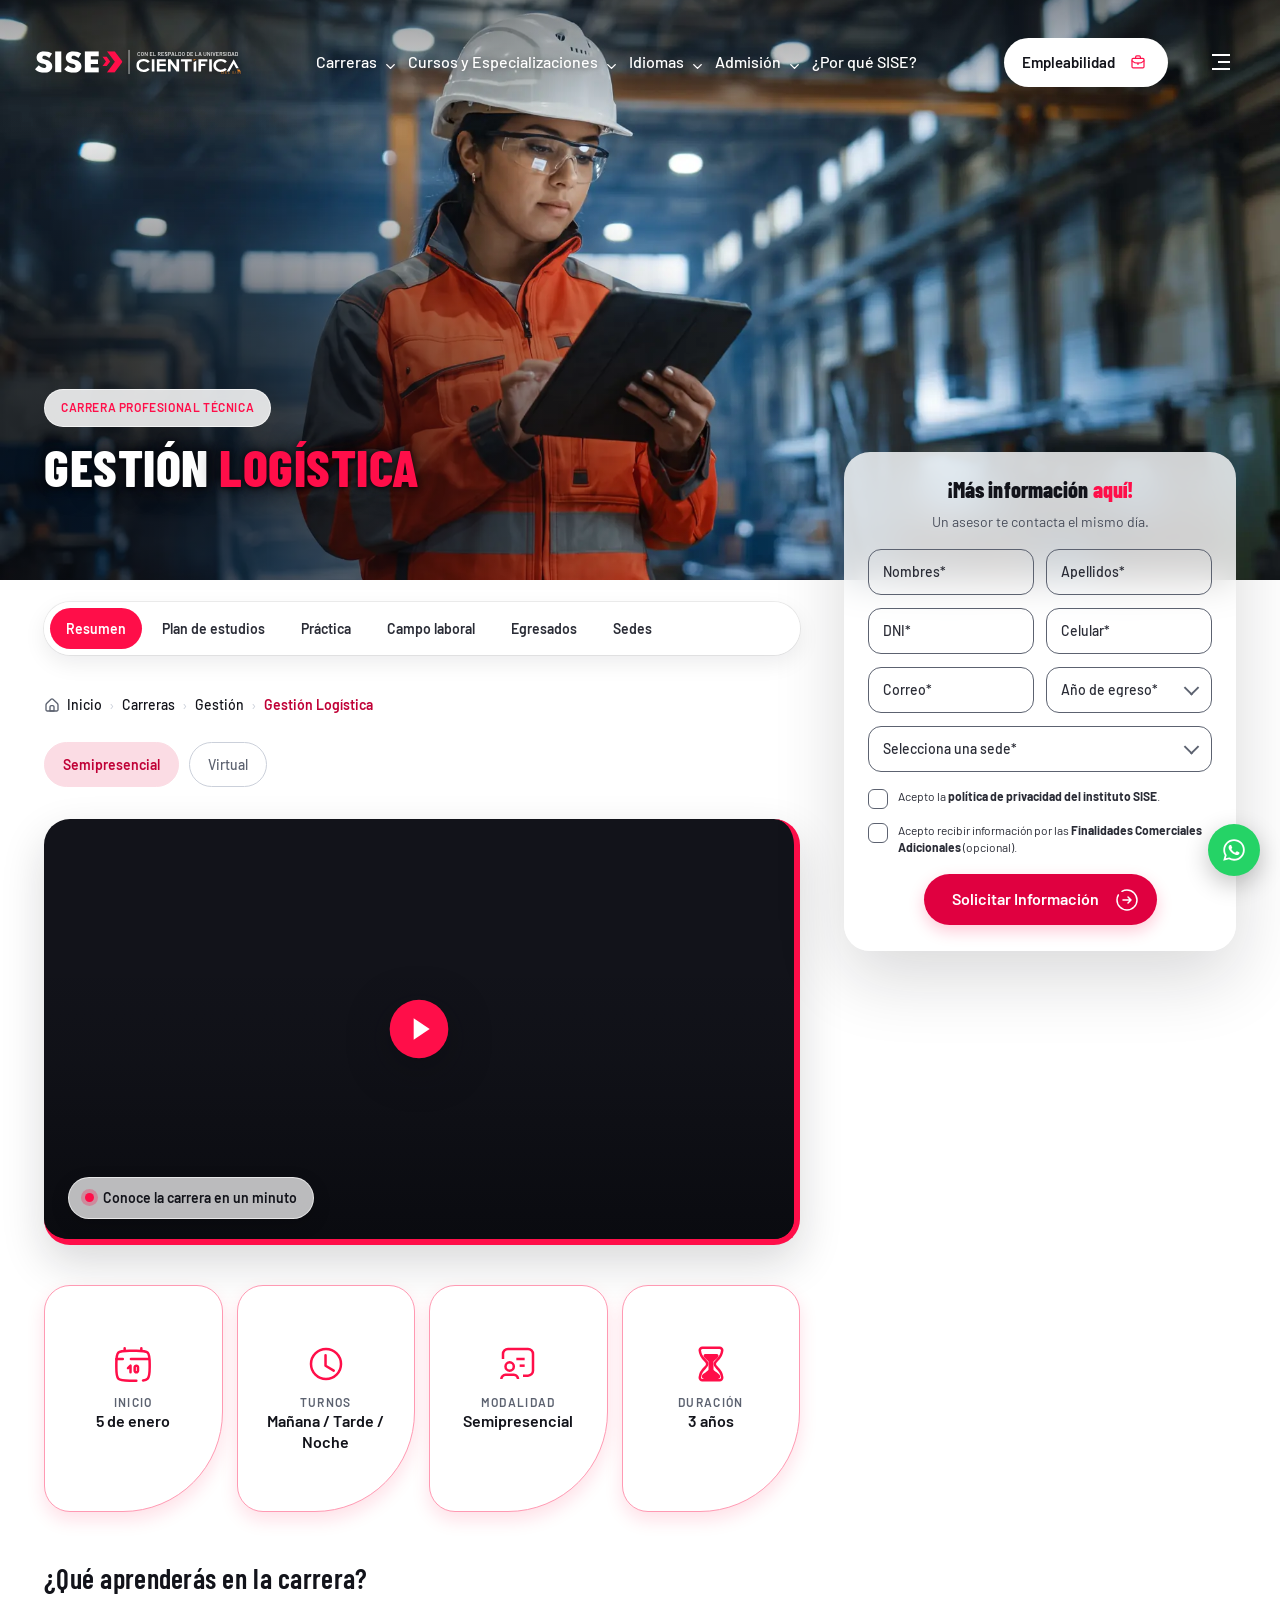
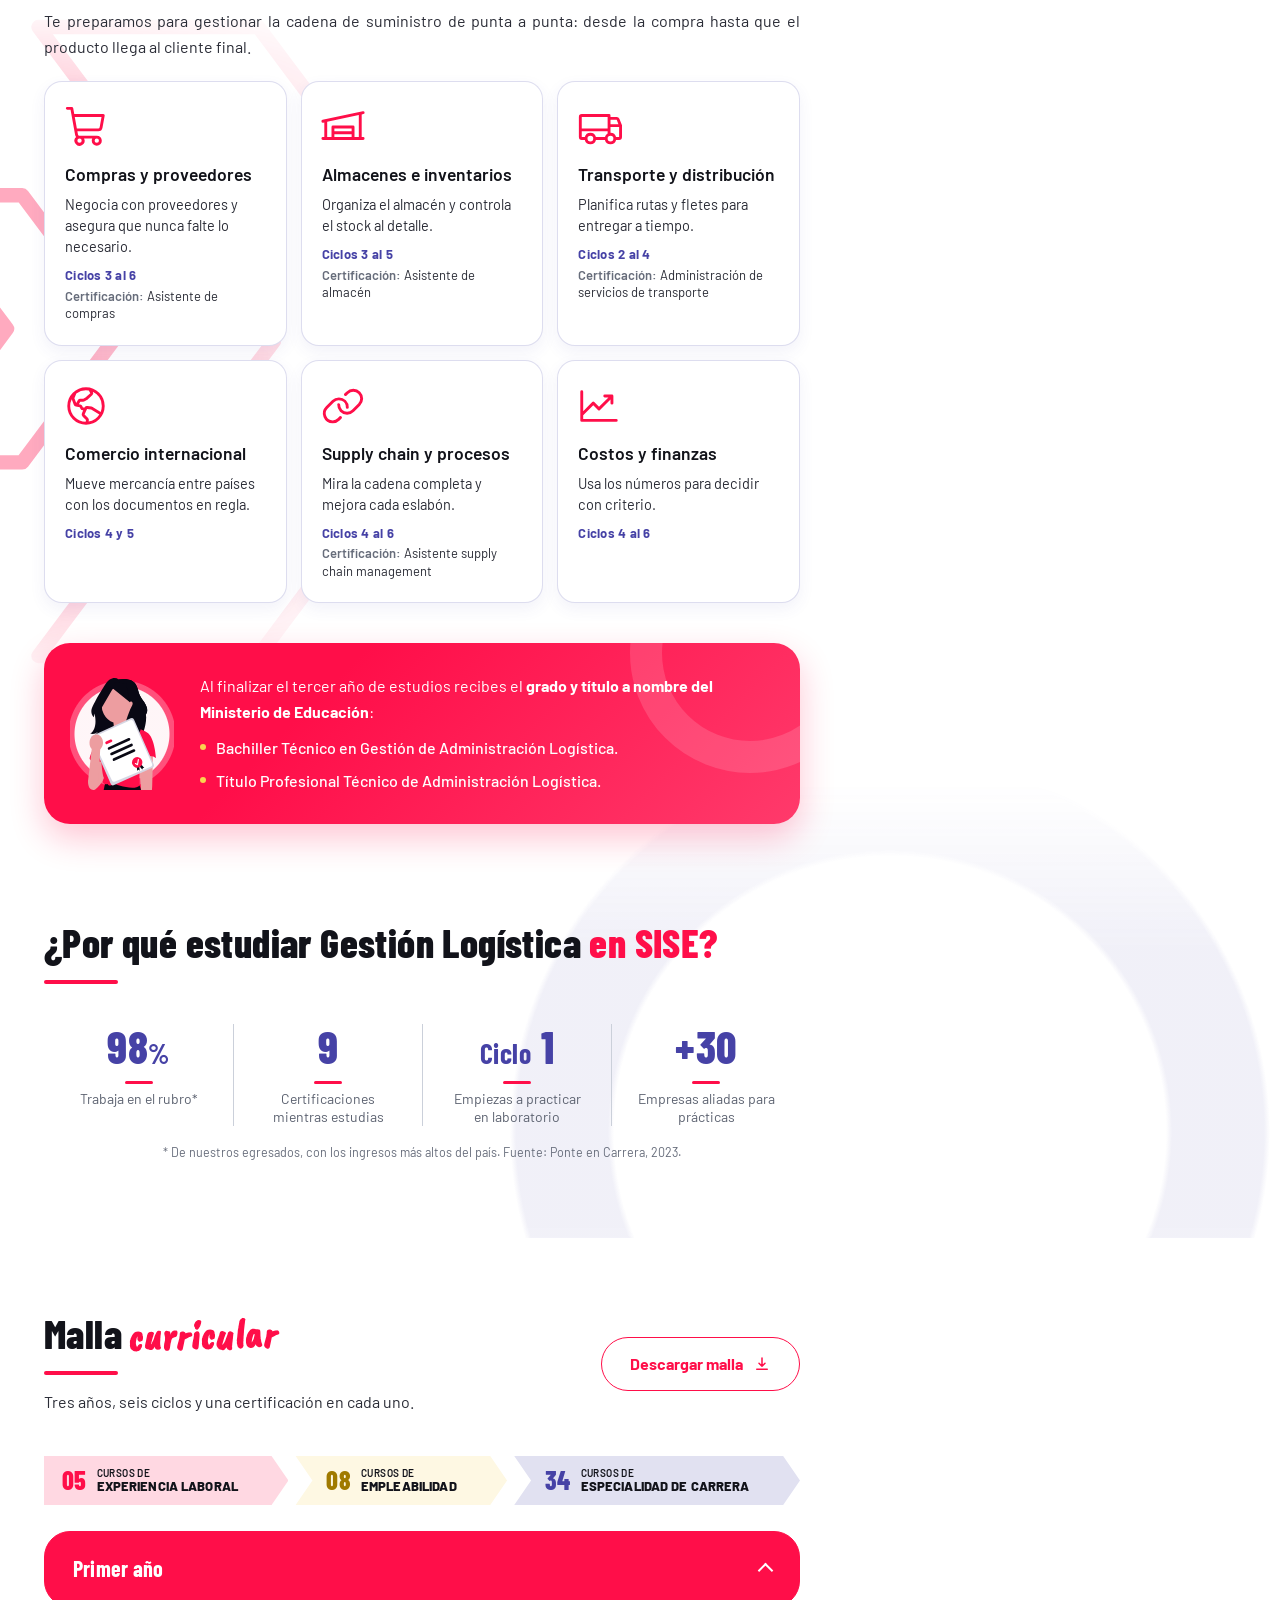
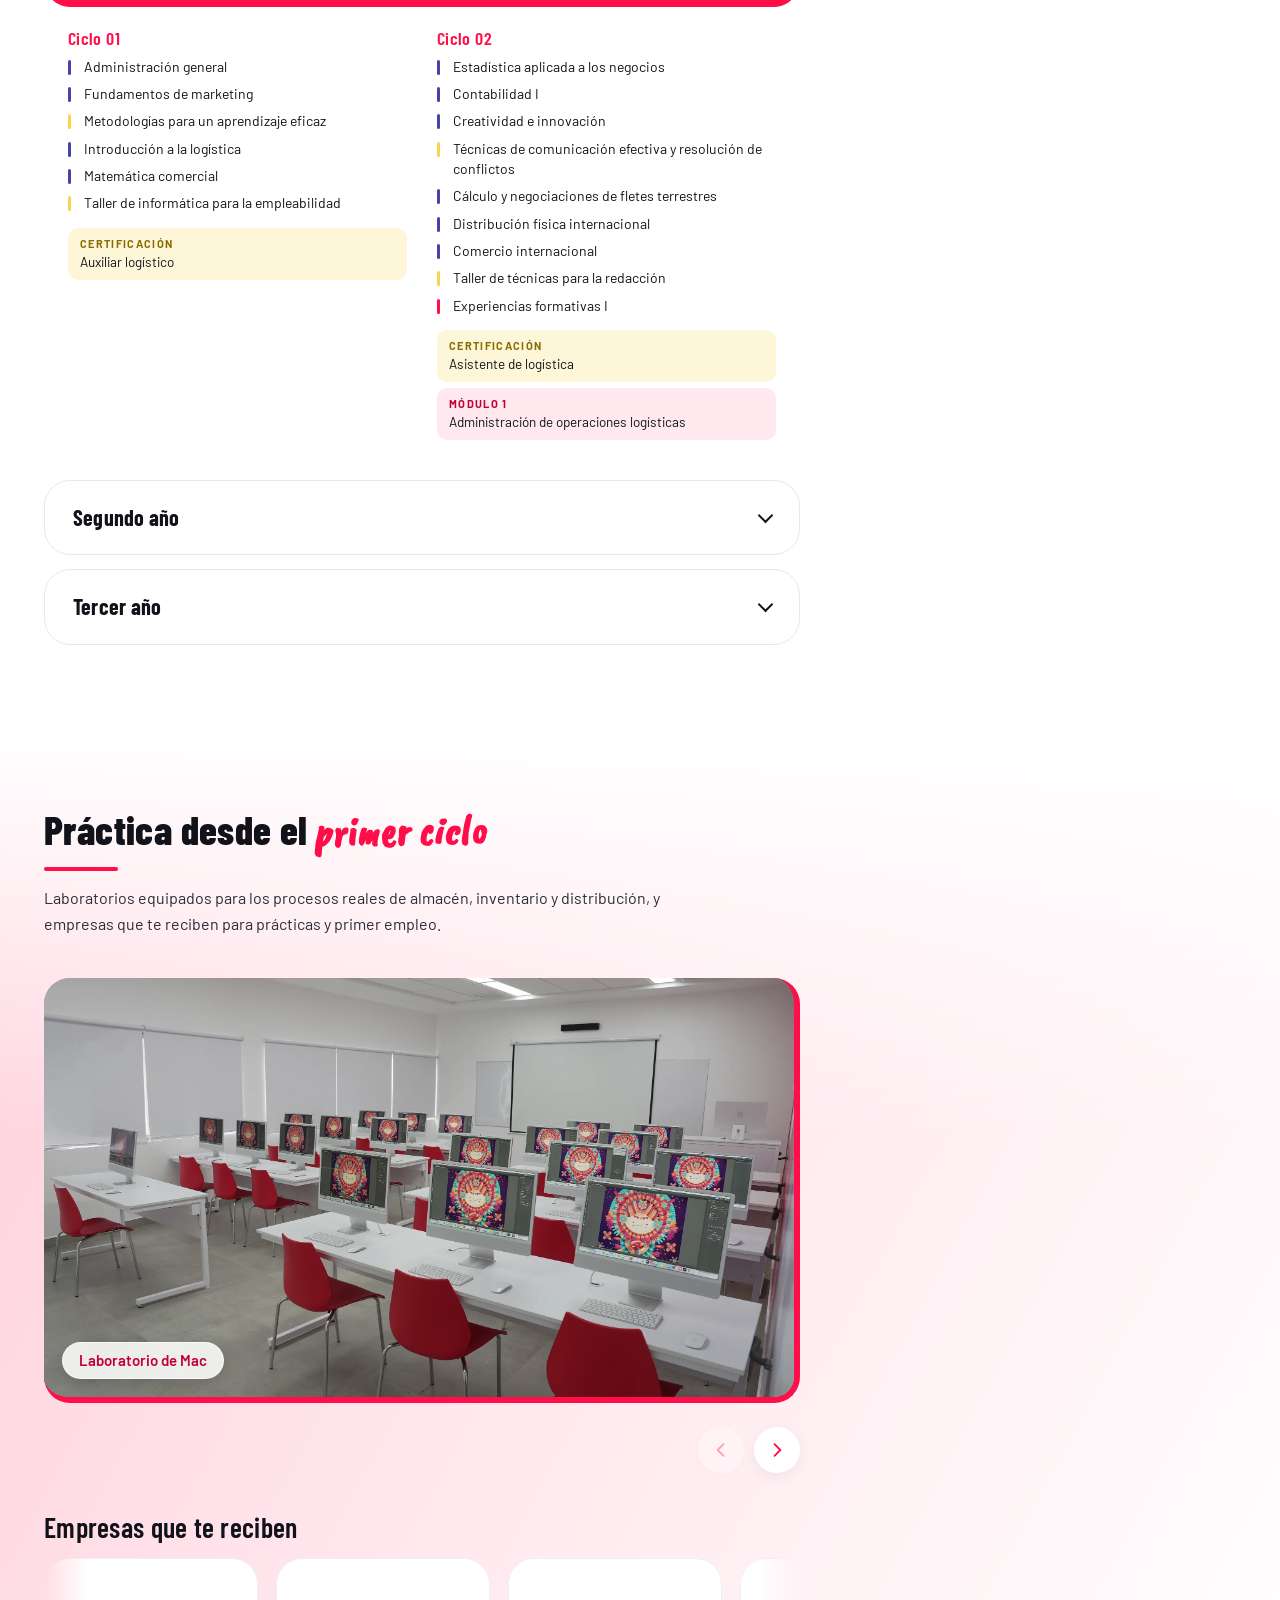
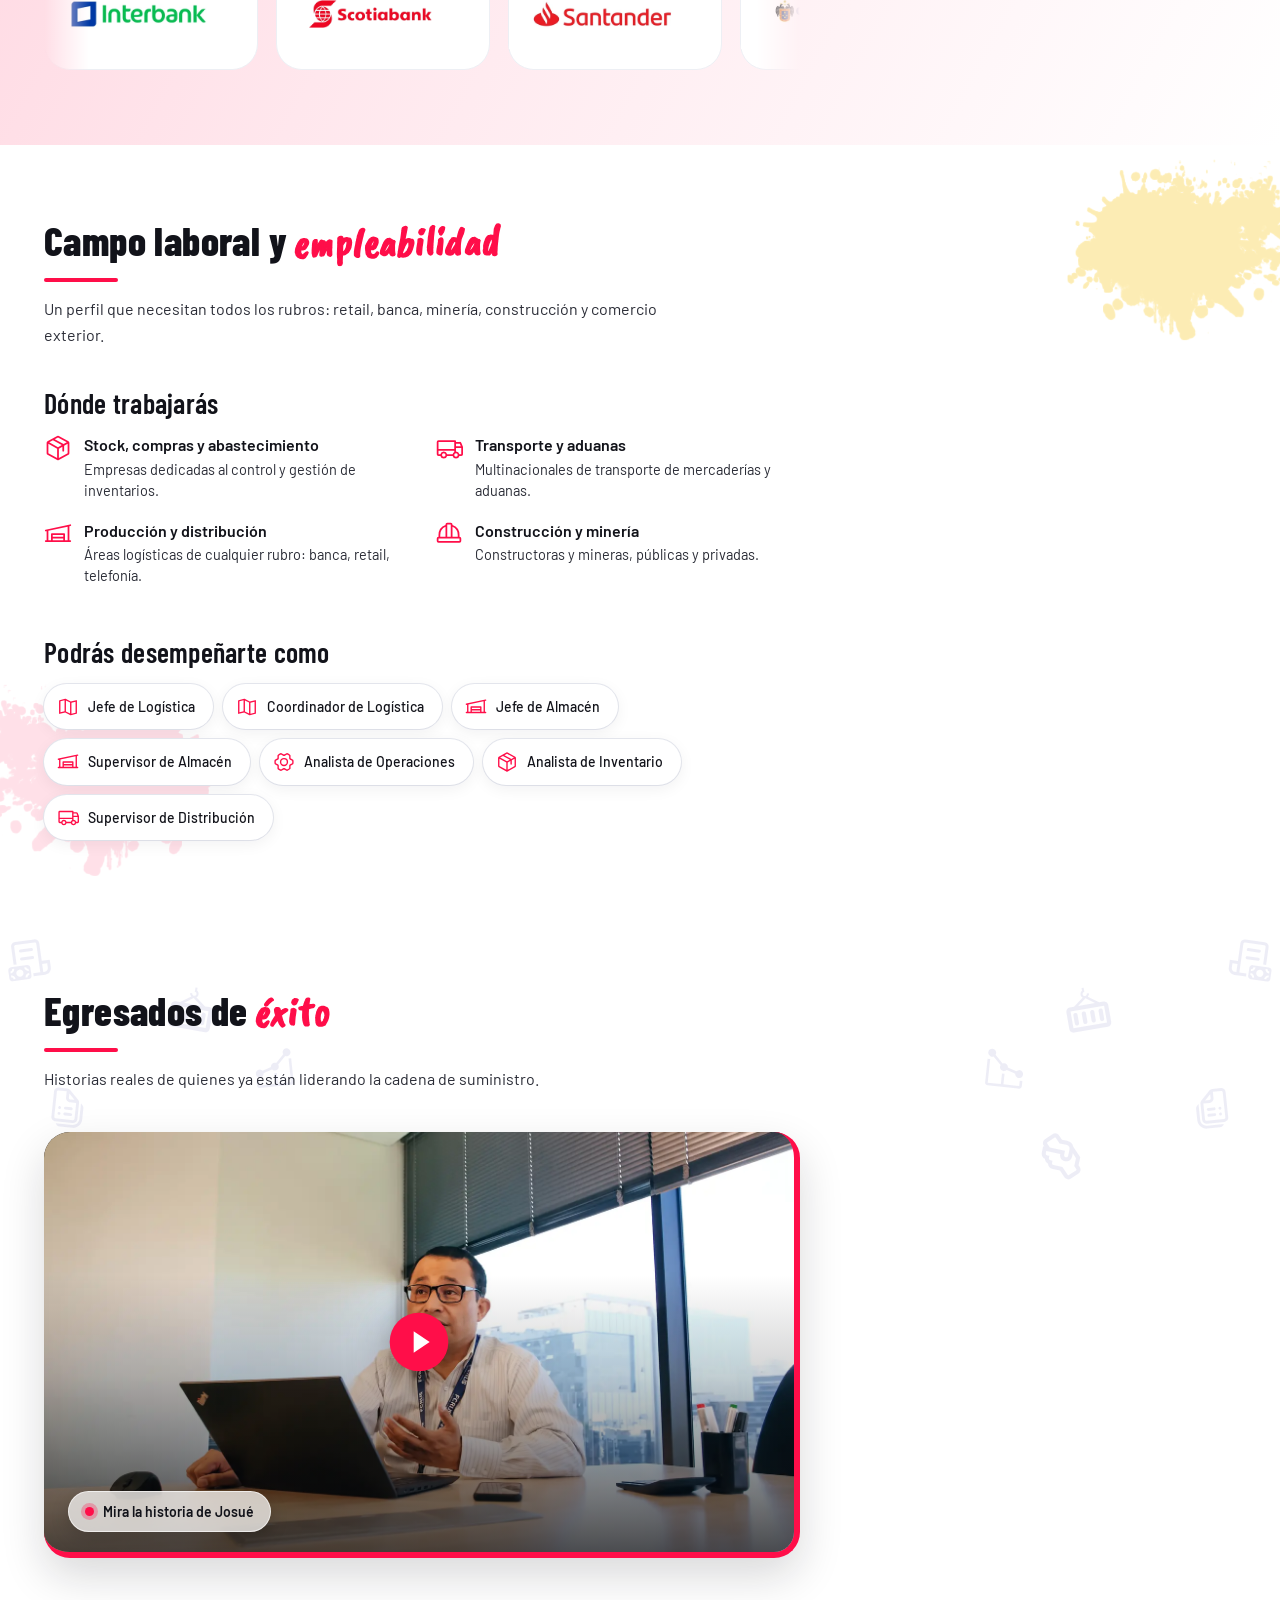
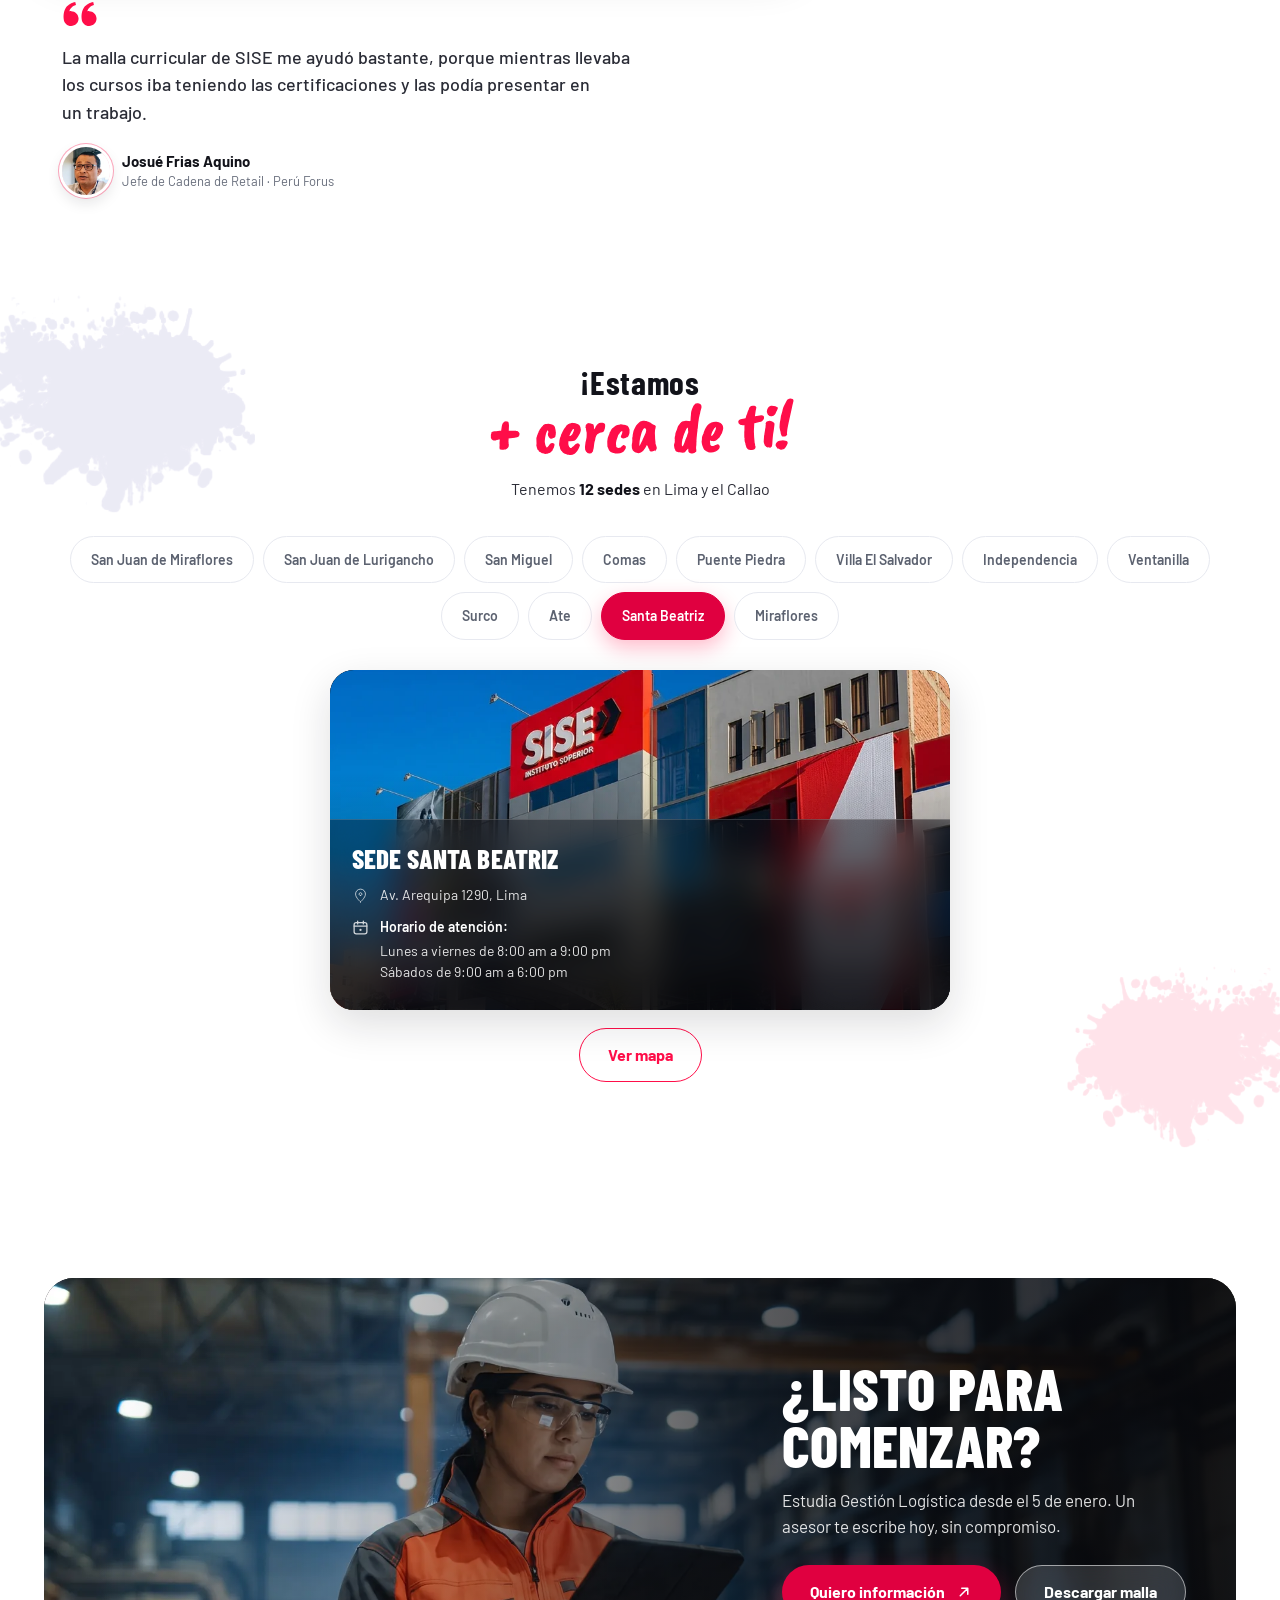
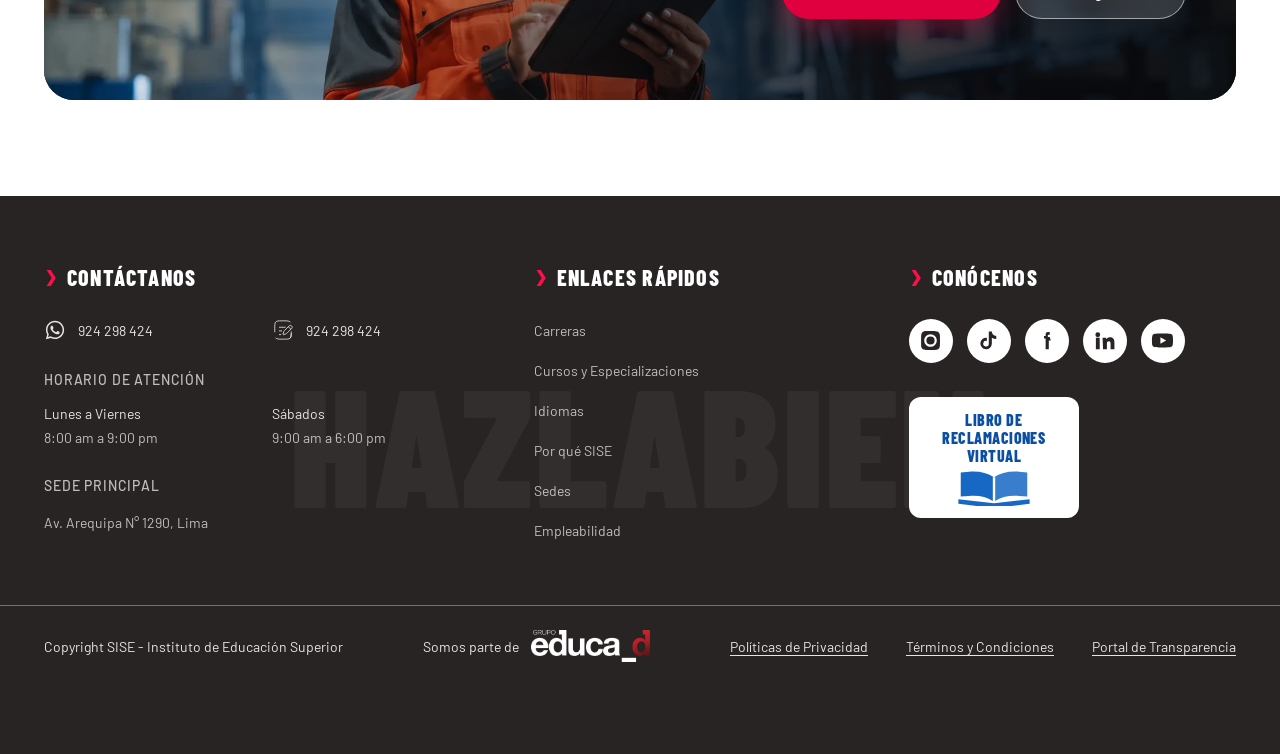
<file: carrera-logistica-v2.html>
<!doctype html>
<html lang="es">
<head>
<meta name="robots" content="noindex, nofollow">
<meta charset="UTF-8">
<meta name="viewport" content="width=device-width, initial-scale=1.0">
<title>SISE · Gestión Logística (v2)</title>
<meta name="description" content="Instituto Superior SISE. Más de 24 carreras profesionales semipresenciales y 100% virtuales. 12 sedes en Lima y Callao. 40 años formando profesionales.">
<meta name="theme-color" content="#FF0E49">

<link rel="icon" type="image/svg+xml" href="assets/img/favicon.svg?v=799">
<link rel="icon" type="image/png" sizes="32x32" href="assets/img/favicon-32.png">
<link rel="apple-touch-icon" href="assets/img/apple-touch-icon.png">


<link rel="preload" as="font" type="font/woff2" crossorigin href="assets/fonts/barlow-400.woff2">
<link rel="preload" as="font" type="font/woff2" crossorigin href="assets/fonts/barlow-condensed-800.woff2">
<link rel="preload" as="image" href="assets/img/carrera-logistica.webp?v=3">
<link rel="stylesheet" href="assets/css/style.css?v=799">
</head>
<body>
<header class="site-header" id="siteHeader">
  <div class="header-shell">
    <div class="nav-pill">
      <a class="brand" href="#inicio" aria-label="SISE — Instituto Superior, avalado por la Universidad Científica del Sur">
        <span class="brand-logo" data-ico="logo-respaldo" aria-hidden="true"></span>
      </a>

      <nav class="main-nav" id="mainNav" aria-label="Navegación principal"></nav>

      <a class="btn-empleo" href="#">
        Empleabilidad
        <span class="lottie" data-lottie="assets/anim/empleabilidad.json" aria-hidden="true"></span>
      </a>

      <button class="burger" id="burger" aria-label="Abrir menú" aria-expanded="false" aria-controls="mobileMenu">
        <span class="burger-abrir" data-ico="menu" aria-hidden="true"></span>
        <svg class="burger-cerrar" viewBox="0 0 24 24" aria-hidden="true"><path d="M5 5l14 14M19 5L5 19" fill="none" stroke="currentColor" stroke-width="2.2" stroke-linecap="round"/></svg>
      </button>
    </div>
  </div>
</header>

<!-- Menú desplegado (lo abre la hamburguesa) -->
<aside class="site-menu" id="mobileMenu" aria-hidden="true" aria-label="Men&uacute; principal">
  <div class="sm-sheet">
    <span class="sm-deco" aria-hidden="true">
      <span class="sm-deco-1" data-ico="chevron-doble"></span>
    </span>

    <div class="sm-top">
      <a class="sm-brand" href="index.html" aria-label="SISE &mdash; Instituto Superior, avalado por la Universidad Cient&iacute;fica del Sur">
        <span class="sm-brand-logo" data-ico="logo-respaldo" aria-hidden="true"></span>
      </a>
      <button class="menu-close" id="menuClose" type="button" aria-label="Cerrar men&uacute;">
        <svg viewBox="0 0 24 24" aria-hidden="true"><path d="M5 5l14 14M19 5L5 19" fill="none" stroke="currentColor" stroke-width="2.4" stroke-linecap="round"/></svg>
      </button>
    </div>


    <div class="sm-body">
      <nav class="sm-cols" id="menuNav" aria-label="Mapa del sitio"></nav>
      <div class="sm-side" id="menuSide"></div>
    </div>

    <div class="sm-foot">
      <div class="sm-contacto" id="menuContacto"></div>
      <ul class="sm-social" id="menuRedes"></ul>
    </div>
  </div>
</aside>


<main id="main" class="carrera-page">

<!-- ============ HERO ============ -->
<section class="car-hero car-hero--hub car-hero--ficha">
  <div class="car-hero-bg" style="background-image:url('assets/img/carrera-logistica.webp?v=3')"></div>
  <div class="car-hero-veil"></div>
  <div class="shell car-hero-inner">
    <span class="car-tag">Carrera profesional t&eacute;cnica</span>
    <h1 class="car-hero-title">Gesti&oacute;n <em>Log&iacute;stica</em></h1>
  </div>
</section>

<div class="car-cuerpo">

<!-- ============ MENU DE SECCIONES (v2) ============ -->
<!-- Fijo bajo la cabecera mientras se recorre la ficha: cada uno salta a
     lo que busca (malla, practicas, sedes) en vez de recorrer la pagina
     entera. main.js marca la seccion visible. -->
<nav class="car-subnav" aria-label="Secciones de la carrera">
  <div class="shell">
    <ul>
      <li><a href="#resumen">Resumen</a></li>
      <li><a href="#malla">Plan de estudios</a></li>
      <li class="subnav-presencial"><a href="#practica">Pr&aacute;ctica</a></li>
      <li><a href="#campo">Campo laboral</a></li>
      <li><a href="#egresados">Egresados</a></li>
      <li class="subnav-presencial"><a href="#sedes">Sedes</a></li>
    </ul>
  </div>
</nav>

<!-- ============ CONTENIDO + FORMULARIO ============ -->
<section class="section car-lead" id="resumen">
  <div class="shell car-lead-grid">

    <div class="car-lead-main">
      <nav class="crumb crumb--ruta" aria-label="Ruta">
        <a href="index.html"><span class="crumb-ico" data-ico="home" aria-hidden="true"></span>Inicio</a><span class="sep" aria-hidden="true">&rsaquo;</span>
        <a href="carreras-semipresenciales.html">Carreras</a><span class="sep" aria-hidden="true">&rsaquo;</span>
        <a href="carreras-semipresenciales.html">Gesti&oacute;n</a><span class="sep" aria-hidden="true">&rsaquo;</span>
        <span class="crumb-now">Gesti&oacute;n Log&iacute;stica</span>
      </nav>

      <div class="car-modos" role="radiogroup" aria-label="Modalidad de estudio">
        <button type="button" class="mod-opt is-on" role="radio" aria-checked="true">
          <span>Semipresencial</span>
        </button>
        <button type="button" class="mod-opt" role="radio" aria-checked="false">
          <span>Virtual</span>
        </button>
      </div>

      <!-- Aqui iba "Carrera de Gestion Logistica": repetia el titulo del
           banner, que esta justo encima. -->
      <!-- Video de presentacion de la carrera -->
      <div class="egr-video car-video reveal" data-yt="Eu18djh5W-Q" data-forma="ancha" data-previo
           style="background-image:url('https://i.ytimg.com/vi/Eu18djh5W-Q/maxresdefault.jpg')">
        <button class="egr-play" type="button" aria-label="Reproducir el video de la carrera">
          <svg viewBox="0 0 24 24" aria-hidden="true"><circle cx="12" cy="12" r="11" fill="rgba(0,0,0,.4)"/><path d="M10 8v8l6-4z" fill="#fff"/></svg>
        </button>
        <span class="car-video-pie">Conoce la carrera en un minuto</span>
      </div>

      <!-- Datos rapidos antes que las areas: inicio, turnos, modalidad y
           duracion son lo primero que se busca para decidir, y asi no
           quedan dos rejillas de tarjetas pegadas. -->
      <div class="car-facts reveal reveal-stagger">
        <div class="fact">
          <span class="fact-ico" data-ico="inicio" aria-hidden="true"></span>
          <div><p class="fact-t">Inicio</p><p class="fact-v">5 de enero</p></div>
        </div>
        <div class="fact">
          <span class="fact-ico" data-ico="turno" aria-hidden="true"></span>
          <div><p class="fact-t">Turnos</p><p class="fact-v">Ma&ntilde;ana / Tarde / Noche</p></div>
        </div>
        <div class="fact">
          <span class="fact-ico" data-ico="modalidad" aria-hidden="true"></span>
          <div><p class="fact-t">Modalidad</p><p class="fact-v" data-fact="modalidad">Semipresencial</p></div>
        </div>
        <div class="fact">
          <span class="fact-ico" data-ico="duracion" aria-hidden="true"></span>
          <div><p class="fact-t">Duraci&oacute;n</p><p class="fact-v">3 a&ntilde;os</p></div>
        </div>
      </div>

      <h3 class="car-h">&iquest;Qu&eacute; aprender&aacute;s en la carrera?</h3>
      <p class="car-p">Te preparamos para gestionar la cadena de suministro de punta a punta: desde la compra hasta que el producto llega al cliente final.</p>
      <!-- Areas de la carrera, agrupadas a partir de la malla oficial
           (PDF de admision) y numeradas en el orden en que se mueve la
           mercancia. Ciclos y certificaciones salen del mismo PDF; las
           areas sin certificacion propia solo llevan los ciclos. Son
           tarjetas fijas: el detalle de cursos esta en la malla. -->
      <div class="apr-grid reveal reveal-stagger">
        <article class="apr">
          <div class="apr-cuerpo">
            <span class="apr-ico" data-ico="apr-compras" aria-hidden="true"></span>
            <span class="apr-t">Compras y proveedores</span>
            <span class="apr-d">Negocia con proveedores y asegura que nunca falte lo necesario.</span>
            <span class="apr-meta">
              <span class="apr-ciclo">Ciclos 3 al 6</span>
              <span class="apr-cert"><span class="apr-cert-k">Certificaci&oacute;n</span> Asistente de compras</span>
            </span>
          </div>
        </article>
        <article class="apr">
          <div class="apr-cuerpo">
            <span class="apr-ico" data-ico="apr-almacen" aria-hidden="true"></span>
            <span class="apr-t">Almacenes e inventarios</span>
            <span class="apr-d">Organiza el almac&eacute;n y controla el stock al detalle.</span>
            <span class="apr-meta">
              <span class="apr-ciclo">Ciclos 3 al 5</span>
              <span class="apr-cert"><span class="apr-cert-k">Certificaci&oacute;n</span> Asistente de almac&eacute;n</span>
            </span>
          </div>
        </article>
        <article class="apr">
          <div class="apr-cuerpo">
            <span class="apr-ico" data-ico="apr-transporte" aria-hidden="true"></span>
            <span class="apr-t">Transporte y distribuci&oacute;n</span>
            <span class="apr-d">Planifica rutas y fletes para entregar a tiempo.</span>
            <span class="apr-meta">
              <span class="apr-ciclo">Ciclos 2 al 4</span>
              <span class="apr-cert"><span class="apr-cert-k">Certificaci&oacute;n</span> Administraci&oacute;n de servicios de transporte</span>
            </span>
          </div>
        </article>
        <article class="apr">
          <div class="apr-cuerpo">
            <span class="apr-ico" data-ico="apr-mundo" aria-hidden="true"></span>
            <span class="apr-t">Comercio internacional</span>
            <span class="apr-d">Mueve mercanc&iacute;a entre pa&iacute;ses con los documentos en regla.</span>
            <span class="apr-meta">
              <span class="apr-ciclo">Ciclos 4 y 5</span>
            </span>
          </div>
        </article>
        <article class="apr">
          <div class="apr-cuerpo">
            <span class="apr-ico" data-ico="apr-cadena" aria-hidden="true"></span>
            <span class="apr-t">Supply chain y procesos</span>
            <span class="apr-d">Mira la cadena completa y mejora cada eslab&oacute;n.</span>
            <span class="apr-meta">
              <span class="apr-ciclo">Ciclos 4 al 6</span>
              <span class="apr-cert"><span class="apr-cert-k">Certificaci&oacute;n</span> Asistente supply chain management</span>
            </span>
          </div>
        </article>
        <article class="apr">
          <div class="apr-cuerpo">
            <span class="apr-ico" data-ico="apr-costos" aria-hidden="true"></span>
            <span class="apr-t">Costos y finanzas</span>
            <span class="apr-d">Usa los n&uacute;meros para decidir con criterio.</span>
            <span class="apr-meta">
              <span class="apr-ciclo">Ciclos 4 al 6</span>
            </span>
          </div>
        </article>
      </div>

      <div class="car-grado reveal">
        <img class="car-grado-ilu" src="assets/img/grado-titulo.svg" alt="" width="466" height="757" loading="lazy" decoding="async">
        <div>
          <p>Al finalizar el tercer a&ntilde;o de estudios recibes el <strong>grado y t&iacute;tulo a nombre del Ministerio de Educaci&oacute;n</strong>:</p>
          <ul>
            <li>Bachiller T&eacute;cnico en Gesti&oacute;n de Administraci&oacute;n Log&iacute;stica.</li>
            <li>T&iacute;tulo Profesional T&eacute;cnico de Administraci&oacute;n Log&iacute;stica.</li>
          </ul>
        </div>
      </div>

    </div>


    <div class="car-why-block">
    <header class="section-head section-head--left section-head--raya reveal">
      <h2 class="section-title">&iquest;Por qu&eacute; estudiar Gesti&oacute;n Log&iacute;stica <em>en SISE?</em></h2>
    </header>
    <!-- v2: los cuatro motivos a la vez, con el mismo componente de la
         tira de cifras del inicio, en vez de un carrusel de uno en uno. -->
    <div class="pil-cifras why-tira reveal">
      <div class="pil-cifra">
        <p class="pil-num"><span class="counter" data-to="98" data-dur="1500">0</span><span class="pil-unidad">%</span></p>
        <p class="pil-dato">Trabaja en el rubro*</p>
      </div>
      <div class="pil-cifra">
        <p class="pil-num"><span class="counter" data-to="9" data-dur="1100">0</span></p>
        <p class="pil-dato">Certificaciones mientras estudias</p>
      </div>
      <div class="pil-cifra">
        <p class="pil-num"><span class="pil-unidad">Ciclo</span> 1</p>
        <p class="pil-dato">Empiezas a practicar en laboratorio</p>
      </div>
      <div class="pil-cifra">
        <p class="pil-num">+<span class="counter" data-to="30" data-dur="1400">0</span></p>
        <p class="pil-dato">Empresas aliadas para pr&aacute;cticas</p>
      </div>
    </div>
    <p class="why-fuente">* De nuestros egresados, con los ingresos m&aacute;s altos del pa&iacute;s. Fuente: Ponte en Carrera, 2023.</p>
    </div>

  </div>
</section>

<!-- ============ MALLA CURRICULAR ============ -->
<!-- v2: cada ciclo muestra la certificacion que deja (y el modulo, en
     los pares). Sustituye a la seccion "Certificaciones que te llevas". -->
<section class="section car-malla" id="malla">
  <div class="shell">
    <header class="section-head section-head--left section-head--raya malla-cabecera reveal">
      <h2 class="section-title">Malla <em>curricular</em></h2>
      <p class="section-sub">Tres a&ntilde;os, seis ciclos y una certificaci&oacute;n en cada uno.</p>
      <a class="btn btn-pill btn-ghost malla-btn" href="https://back.sise.edu.pe/uploads/admin_logistica_e8f31ab048.pdf" target="_blank" rel="noopener">Descargar malla
        <svg class="ico-arrow" viewBox="0 0 24 24" aria-hidden="true"><path d="M12 4v11m0 0 4-4m-4 4-4-4M5 19h14" fill="none" stroke="currentColor" stroke-width="2" stroke-linecap="round" stroke-linejoin="round"/></svg>
      </a>
    </header>

    <div class="malla-resumen reveal">
      <p class="malla-linea malla-linea--exp"><b>05</b><span>Cursos de <strong>Experiencia laboral</strong></span></p>
      <p class="malla-linea malla-linea--emp"><b>08</b><span>Cursos de <strong>Empleabilidad</strong></span></p>
      <p class="malla-linea malla-linea--esp"><b>34</b><span>Cursos de <strong>Especialidad de carrera</strong></span></p>
    </div>

    <div class="malla-acc reveal">
      <div class="malla-year is-open">
        <button class="malla-toggle" type="button" aria-expanded="true">Primer a&ntilde;o<span class="malla-caret" aria-hidden="true"></span></button>
        <div class="malla-body"><div class="malla-inner"><div class="malla-inner-pad"><div class="malla-ciclos">
          <div class="malla-ciclo">
            <h4>Ciclo 01</h4>
            <ul>
              <li data-t="esp">Administraci&oacute;n general</li>
              <li data-t="esp">Fundamentos de marketing</li>
              <li data-t="emp">Metodolog&iacute;as para un aprendizaje eficaz</li>
              <li data-t="esp">Introducci&oacute;n a la log&iacute;stica</li>
              <li data-t="esp">Matem&aacute;tica comercial</li>
              <li data-t="emp">Taller de inform&aacute;tica para la empleabilidad</li>
            </ul>
            <div class="malla-certs">
              <p class="malla-cert"><b>Certificaci&oacute;n</b>Auxiliar log&iacute;stico</p>
            </div>
          </div>
          <div class="malla-ciclo">
            <h4>Ciclo 02</h4>
            <ul>
              <li data-t="esp">Estad&iacute;stica aplicada a los negocios</li>
              <li data-t="esp">Contabilidad I</li>
              <li data-t="esp">Creatividad e innovaci&oacute;n</li>
              <li data-t="emp">T&eacute;cnicas de comunicaci&oacute;n efectiva y resoluci&oacute;n de conflictos</li>
              <li data-t="esp">C&aacute;lculo y negociaciones de fletes terrestres</li>
              <li data-t="esp">Distribuci&oacute;n f&iacute;sica internacional</li>
              <li data-t="esp">Comercio internacional</li>
              <li data-t="emp">Taller de t&eacute;cnicas para la redacci&oacute;n</li>
              <li data-t="exp">Experiencias formativas I</li>
            </ul>
            <div class="malla-certs">
              <p class="malla-cert"><b>Certificaci&oacute;n</b>Asistente de log&iacute;stica</p>
              <p class="malla-cert malla-cert--mod"><b>M&oacute;dulo 1</b>Administraci&oacute;n de operaciones log&iacute;sticas</p>
            </div>
          </div>
        </div></div></div></div>
      </div>

      <div class="malla-year">
        <button class="malla-toggle" type="button" aria-expanded="false">Segundo a&ntilde;o<span class="malla-caret" aria-hidden="true"></span></button>
        <div class="malla-body"><div class="malla-inner"><div class="malla-inner-pad"><div class="malla-ciclos">
          <div class="malla-ciclo">
            <h4>Ciclo 03</h4>
            <ul>
              <li data-t="esp">T&eacute;cnicas de ventas</li>
              <li data-t="esp">Control de inventarios</li>
              <li data-t="esp">Contabilidad II</li>
              <li data-t="emp">Taller de metodolog&iacute;as &aacute;giles para la innovaci&oacute;n</li>
              <li data-t="esp">Gesti&oacute;n de calidad</li>
              <li data-t="esp">Gesti&oacute;n de proveedores</li>
              <li data-t="esp">Matem&aacute;tica financiera</li>
              <li data-t="exp">Experiencias formativas II</li>
            </ul>
            <div class="malla-certs">
              <p class="malla-cert"><b>Certificaci&oacute;n</b>Asistente de compras</p>
            </div>
          </div>
          <div class="malla-ciclo">
            <h4>Ciclo 04</h4>
            <ul>
              <li data-t="emp">Taller de t&eacute;cnicas para la argumentaci&oacute;n</li>
              <li data-t="esp">Gesti&oacute;n de almacenes</li>
              <li data-t="esp">Supply chain management</li>
              <li data-t="esp">Log&iacute;stica internacional</li>
              <li data-t="esp">Procesos estad&iacute;sticos aplicados en log&iacute;stica</li>
              <li data-t="esp">Envases y embalajes</li>
              <li data-t="esp">Gesti&oacute;n de sistemas de transporte</li>
              <li data-t="exp">Experiencias formativas III</li>
            </ul>
            <div class="malla-certs">
              <p class="malla-cert"><b>Certificaci&oacute;n</b>Asistente de almac&eacute;n</p>
              <p class="malla-cert malla-cert--mod"><b>M&oacute;dulo 2</b>Coordinaci&oacute;n de operaciones de compras</p>
            </div>
          </div>
        </div></div></div></div>
      </div>

      <div class="malla-year">
        <button class="malla-toggle" type="button" aria-expanded="false">Tercer a&ntilde;o<span class="malla-caret" aria-hidden="true"></span></button>
        <div class="malla-body"><div class="malla-inner"><div class="malla-inner-pad"><div class="malla-ciclos">
          <div class="malla-ciclo">
            <h4>Ciclo 05</h4>
            <ul>
              <li data-t="emp">Ciudadan&iacute;a y responsabilidad social</li>
              <li data-t="esp">Gesti&oacute;n de comercio internacional</li>
              <li data-t="esp">Gesti&oacute;n del talento humano</li>
              <li data-t="esp">Gesti&oacute;n de documentos log&iacute;sticos</li>
              <li data-t="esp">M&aacute;quinas y equipos de almacenamiento</li>
              <li data-t="esp">Plan de negocios</li>
              <li data-t="esp">Costos y presupuestos</li>
              <li data-t="exp">Experiencias formativas IV</li>
            </ul>
            <div class="malla-certs">
              <p class="malla-cert"><b>Certificaci&oacute;n</b>Asistente supply chain management</p>
            </div>
          </div>
          <div class="malla-ciclo">
            <h4>Ciclo 06</h4>
            <ul>
              <li data-t="emp">Metodolog&iacute;a de investigaci&oacute;n</li>
              <li data-t="esp">Dise&ntilde;o y optimizaci&oacute;n de procesos log&iacute;sticos</li>
              <li data-t="esp">An&aacute;lisis financiero para la toma de decisiones</li>
              <li data-t="esp">Contratos y adquisiciones</li>
              <li data-t="esp">Tecnolog&iacute;a de la informaci&oacute;n para compras</li>
              <li data-t="esp">Indicadores de gesti&oacute;n log&iacute;stica</li>
              <li data-t="esp">Gesti&oacute;n comercial</li>
              <li data-t="exp">Experiencias formativas V</li>
            </ul>
            <div class="malla-certs">
              <p class="malla-cert"><b>Certificaci&oacute;n</b>Analista de procesos log&iacute;sticos</p>
              <p class="malla-cert malla-cert--mod"><b>M&oacute;dulo 3</b>Administraci&oacute;n de servicios de transporte y distribuci&oacute;n</p>
            </div>
          </div>
        </div></div></div></div>
      </div>
    </div>

      </div>
</section>

<!-- ============ PRACTICA (v2: laboratorios + convenios) ============ -->
<!-- Dos secciones que contaban lo mismo, la experiencia practica, en una.
     En modalidad virtual se ocultan los laboratorios y quedan las empresas. -->
<section class="section car-practica" id="practica">
  <div class="shell">
    <header class="section-head section-head--left section-head--raya reveal">
      <h2 class="section-title">Pr&aacute;ctica desde el <em>primer ciclo</em></h2>
      <p class="section-sub">Laboratorios equipados para los procesos reales de almac&eacute;n, inventario y distribuci&oacute;n, y empresas que te reciben para pr&aacute;cticas y primer empleo.</p>
    </header>
    <div class="practica-labs">
    <div class="labs-rail reveal" id="labsRail">
      <div class="lab-slide" style="background-image:url('assets/img/porque-sise-02.webp')">
        <span class="lab-nombre">Laboratorio de Mac</span>
      </div>
      <div class="lab-slide" style="background-image:url('assets/img/porque-sise-04.webp')">
        <span class="lab-nombre">Laboratorio de dise&ntilde;o gr&aacute;fico</span>
      </div>
      <div class="lab-slide" style="background-image:url('assets/img/porque-sise-03.webp')">
        <span class="lab-nombre">Laboratorio gastron&oacute;mico</span>
      </div>
    </div>
    <div class="labs-nav" id="labsNav" role="tablist" aria-label="Laboratorios"></div>
    </div>
    <h3 class="car-h">Empresas que te reciben</h3>
    <div class="conv-cinta reveal"><div class="conv-cinta-track" id="convGrid"></div></div>
  </div>
</section>

<!-- ============ CAMPO LABORAL ============ -->
<section class="section car-campo" id="campo">
  <div class="shell">
    <header class="section-head section-head--left section-head--raya reveal">
      <h2 class="section-title">Campo laboral y <em>empleabilidad</em></h2>
      <p class="section-sub">Un perfil que necesitan todos los rubros: retail, banca, miner&iacute;a, construcci&oacute;n y comercio exterior.</p>
    </header>

    <div class="campo-grid reveal">
      <!-- v2: sin la foto de arriba, que era la misma del banner -->
      <div class="campo-txt">
        <h3 class="car-h">D&oacute;nde trabajar&aacute;s</h3>
        <!-- Antes era un parrafo justificado de cinco lineas; partido por
             sectores se lee de un vistazo. Mismo contenido, sin inventar. -->
        <ul class="campo-sectores">
          <li><span class="rol-ico" data-ico="rol-inventario" aria-hidden="true"></span>
            <span><b>Stock, compras y abastecimiento</b>Empresas dedicadas al control y gesti&oacute;n de inventarios.</span></li>
          <li><span class="rol-ico" data-ico="apr-transporte" aria-hidden="true"></span>
            <span><b>Transporte y aduanas</b>Multinacionales de transporte de mercader&iacute;as y aduanas.</span></li>
          <li><span class="rol-ico" data-ico="apr-almacen" aria-hidden="true"></span>
            <span><b>Producci&oacute;n y distribuci&oacute;n</b>&Aacute;reas log&iacute;sticas de cualquier rubro: banca, retail, telefon&iacute;a.</span></li>
          <li><span class="rol-ico" data-ico="sector-obra" aria-hidden="true"></span>
            <span><b>Construcci&oacute;n y miner&iacute;a</b>Constructoras y mineras, p&uacute;blicas y privadas.</span></li>
        </ul>

        <h3 class="car-h">Podr&aacute;s desempe&ntilde;arte como</h3>
        <ul class="campo-roles">
          <li><span class="rol-ico" data-ico="rol-logistica" aria-hidden="true"></span>Jefe de Log&iacute;stica</li>
          <li><span class="rol-ico" data-ico="rol-logistica" aria-hidden="true"></span>Coordinador de Log&iacute;stica</li>
          <li><span class="rol-ico" data-ico="apr-almacen" aria-hidden="true"></span>Jefe de Almac&eacute;n</li>
          <li><span class="rol-ico" data-ico="apr-almacen" aria-hidden="true"></span>Supervisor de Almac&eacute;n</li>
          <li><span class="rol-ico" data-ico="rol-operaciones" aria-hidden="true"></span>Analista de Operaciones</li>
          <li><span class="rol-ico" data-ico="rol-inventario" aria-hidden="true"></span>Analista de Inventario</li>
          <li><span class="rol-ico" data-ico="apr-transporte" aria-hidden="true"></span>Supervisor de Distribuci&oacute;n</li>
        </ul>
      </div>
    </div>

      </div>
</section>

<!-- ============ EGRESADOS ============ -->
<section class="section car-egresado" id="egresados">
  <div class="shell">
    <header class="section-head section-head--left section-head--raya reveal">
      <h2 class="section-title">Egresados de <em>&eacute;xito</em></h2>
      <p class="section-sub">Historias reales de quienes ya est&aacute;n liderando la cadena de suministro.</p>
    </header>

    <div class="egr-grid reveal">
      <!-- La cita va antes que el video en el marcado (es lo que se lee);
           en pantalla va debajo. -->
      <figure class="egr-cita">
        <span class="egr-comillas" data-ico="comillas" aria-hidden="true"></span>
        <blockquote class="egr-quote">
          <p>La malla curricular de SISE me ayud&oacute; bastante, porque mientras llevaba los cursos iba teniendo las certificaciones y las pod&iacute;a presentar en un trabajo.</p>
        </blockquote>
        <figcaption class="egr-firma">
          <img class="egr-avatar" src="assets/img/egresado-josue-frias-avatar.webp" alt="" width="56" height="56" loading="lazy" decoding="async">
          <span class="egr-quien">
            <strong class="egr-nombre">Josu&eacute; Frias Aquino</strong>
            <span class="egr-role">Jefe de Cadena de Retail &middot; Per&uacute; Forus</span>
          </span>
        </figcaption>
      </figure>
      <div class="egr-video car-video" id="egrVideo" data-yt="0c6fOEoZD04" data-forma="ancha"
           style="background-image:url('assets/img/egresado-josue-frias.webp')">
        <button class="egr-play" type="button" aria-label="Reproducir el testimonio de Josu&eacute; Frias Aquino">
          <svg viewBox="0 0 24 24" aria-hidden="true"><circle cx="12" cy="12" r="11" fill="rgba(0,0,0,.4)"/><path d="M10 8v8l6-4z" fill="#fff"/></svg>
        </button>
        <span class="car-video-pie">Mira la historia de Josu&eacute;</span>
      </div>
    </div>
  </div>
</section>

  <!-- El formulario vive fuera de las secciones para poder
       acompanarlas todas: el carril ocupa el alto del cuerpo y el
       formulario se pega dentro de el. -->
  <aside class="car-form-rail">
  <aside class="car-form-wrap">
      <div class="lead-card lead-card--carrera" id="form">
        <button class="lead-cerrar" id="cerrarForm" type="button" aria-label="Cerrar formulario">
          <svg viewBox="0 0 24 24" aria-hidden="true"><path d="M6 6l12 12M18 6L6 18" fill="none" stroke="currentColor" stroke-width="2.2" stroke-linecap="round"/></svg>
        </button>
        <h2 class="lead-title">&iexcl;M&aacute;s informaci&oacute;n <em>aqu&iacute;!</em></h2>
        <p class="lead-note">Un asesor te contacta el mismo d&iacute;a.</p>

        <!-- data-carrera: aqui no hay desplegable, la carrera es la de
             la pagina. El nombre tiene que existir en CRM_CARRERAS. -->
        <form class="lead-form" id="leadForm" novalidate data-carrera="Gesti&oacute;n Log&iacute;stica">
          <input type="hidden" name="carrera" value="Gesti&oacute;n Log&iacute;stica">
          <input type="hidden" name="modalidad" id="f-modalidad" value="Semipresencial">

          <div class="field">
            <input id="f-nombres" name="nombres" type="text" autocomplete="given-name" placeholder="Ej. Josu&eacute;" required>
            <label for="f-nombres">Nombres<i>*</i></label>
          </div>
          <div class="field">
            <input id="f-apellidos" name="apellidos" type="text" autocomplete="family-name" placeholder="Ej. Fr&iacute;as Aquino" required>
            <label for="f-apellidos">Apellidos<i>*</i></label>
          </div>

          <div class="field">
            <input id="f-dni" name="dni" type="text" inputmode="numeric" maxlength="8" placeholder="72412629" required>
            <label for="f-dni">DNI<i>*</i></label>
          </div>
          <div class="field">
            <input id="f-celular" name="celular" type="tel" inputmode="numeric" maxlength="9" autocomplete="tel" placeholder="960619753" required>
            <label for="f-celular">Celular<i>*</i></label>
          </div>

          <div class="field">
            <input id="f-correo" name="correo" type="email" inputmode="email" autocomplete="email" placeholder="josue@gmail.com" required>
            <label for="f-correo">Correo<i>*</i></label>
          </div>
          <div class="field">
            <!-- Los a&ntilde;os los pone main.js: siempre llegan hasta el actual -->
            <select id="f-anio" name="anio" required>
              <option value=""></option>
            </select>
            <label for="f-anio">A&ntilde;o de egreso<i>*</i></label>
          </div>

          <div class="field field-full">
            <select id="f-sede" name="sede" required>
              <option value=""></option>
            </select>
            <label for="f-sede">Selecciona una sede<i>*</i></label>
          </div>

          <label class="check">
            <input type="checkbox" name="privacidad" required>
            <span class="box" aria-hidden="true"></span>
            <span class="txt">Acepto la <a href="politica-de-privacidad.html" target="_blank" rel="noopener">pol&iacute;tica de privacidad del instituto SISE</a>.</span>
          </label>

          <label class="check">
            <input type="checkbox" name="comerciales">
            <span class="box" aria-hidden="true"></span>
            <span class="txt">Acepto recibir informaci&oacute;n por las <a href="#" target="_blank" rel="noopener">Finalidades Comerciales Adicionales</a> (opcional).</span>
          </label>

          <button class="submit-btn" type="submit">
            <span>Solicitar Informaci&oacute;n</span>
            <span data-ico="flecha-circulo" aria-hidden="true"></span>
          </button>
          <p class="form-msg" id="formMsg" role="status" aria-live="polite"></p>
        </form>
      </div>
    </aside>
  </aside>
</div>

<!-- ============ SEDES (mismo bloque del home) ============ -->
<section class="sedes sedes--compacta" id="sedes">
  <div class="shell">
    <header class="sedes-head reveal">
      <h2 class="sedes-title"><span class="sm">&iexcl;Estamos</span><span class="lg">+ cerca de ti!</span></h2>
      <p class="sedes-sub" id="sedeCount">Tenemos <strong>12 sedes</strong> en Lima y el Callao</p>
    </header>

    <div class="chips sede-chips reveal" role="tablist" aria-label="Elige una sede" id="sedeChips"></div>

    <div class="sede-select reveal">
      <label class="sede-q" for="sedeSelect">&iquest;En qu&eacute; sede te gustar&iacute;a estudiar?</label>
      <div class="sede-caja">
        <select id="sedeSelect"></select>
      </div>
    </div>

    <div class="sede-panel reveal">
      <article class="sede-info" id="sedeInfo"></article>
      <div class="sede-mapa" id="sedeMapa"></div>
    </div>
    <!-- v2: el mapa solo al pedirlo; con la foto y la direccion basta para
         ubicarse y la seccion pesa la mitad. -->
    <div class="sede-ver-mapa-caja">
      <button class="btn btn-pill btn-ghost" type="button" id="verMapa" aria-expanded="false" aria-controls="sedeMapa">Ver mapa</button>
    </div>
  </div>
</section>

</main>

<!-- ============ CIERRE ============ -->
<!-- El mismo cierre del inicio, con la foto y el texto de la carrera:
     quien llega hasta aqui ya esta interesado y no deberia tener que
     volver arriba. Lleva tambien la malla, que es lo que mas se pide. -->
<section class="section cierre cierre--carrera">
  <div class="shell cierre-caja reveal">
    <div class="cierre-foto" aria-hidden="true" style="background-image:url('assets/img/carrera-logistica.webp?v=3')"></div>
    <div class="cierre-txt">
    <h2 class="cierre-titulo">&iquest;Listo para <em>comenzar?</em></h2>
    <p class="cierre-sub">Estudia Gesti&oacute;n Log&iacute;stica desde el 5 de enero. Un asesor te escribe hoy, sin compromiso.</p>
    <div class="cierre-acciones">
      <a class="btn btn-pill btn-primary" href="#form">Quiero informaci&oacute;n
        <svg class="ico-arrow" viewBox="0 0 24 24" aria-hidden="true"><path d="M7 17 17 7m0 0H9m8 0v8" fill="none" stroke="currentColor" stroke-width="2" stroke-linecap="round" stroke-linejoin="round"/></svg>
      </a>
      <a class="btn btn-pill btn-ghost" href="https://back.sise.edu.pe/uploads/admin_logistica_e8f31ab048.pdf" target="_blank" rel="noopener">Descargar malla</a>
    </div>
    </div>
  </div>
</section>

<div class="video-modal" id="videoModal" role="dialog" aria-modal="true" aria-label="Testimonio en video" hidden>
  <button class="vm-cerrar" id="vmCerrar" type="button" aria-label="Cerrar video">
    <svg viewBox="0 0 24 24" aria-hidden="true"><path d="M6 6l12 12M18 6L6 18" fill="none" stroke="currentColor" stroke-width="2.4" stroke-linecap="round"/></svg>
  </button>
  <div class="vm-caja" id="vmCaja"></div>
</div>

<footer class="site-footer" id="contacto">
  <span class="footer-mark" aria-hidden="true">HAZLABIEN</span>

  <div class="shell footer-grid reveal reveal-stagger">
    <div class="fcol fcol-contacto">
      <h3 class="fcol-title"><span class="chev" data-ico="chevron-simple" aria-hidden="true"></span>Contáctanos</h3>

      <ul class="tel-list">
        <li><span data-ico="whatsapp" aria-hidden="true"></span><a href="https://wa.me/51924298424" target="_blank" rel="noopener">924 298 424</a></li>
        <li><span data-ico="telefono" aria-hidden="true"></span><a href="tel:+51924298424">924 298 424</a></li>
      </ul>

      <p class="fcol-sub">Horario de atención</p>
      <ul class="horario">
        <li><strong>Lunes a Viernes</strong><span>8:00 am a 9:00 pm</span></li>
        <li><strong>Sábados</strong><span>9:00 am a 6:00 pm</span></li>
      </ul>

      <p class="fcol-sub">Sede principal</p>
      <p class="fcol-text">Av. Arequipa N° 1290, Lima</p>
    </div>

    <div class="fcol">
      <h3 class="fcol-title"><span class="chev" data-ico="chevron-simple" aria-hidden="true"></span>Enlaces rápidos</h3>
      <ul class="fcol-list">
        <li><a href="index.html#carreras">Carreras</a></li>
        <li><a href="cursos.html">Cursos y Especializaciones</a></li>
        <li><a href="idiomas.html">Idiomas</a></li>
        <li><a href="por-que-sise.html">Por qué SISE</a></li>
        <li><a href="#sedes">Sedes</a></li>
        <li><a href="#">Empleabilidad</a></li>
      </ul>
    </div>

    <div class="fcol">
      <h3 class="fcol-title"><span class="chev" data-ico="chevron-simple" aria-hidden="true"></span>Conócenos</h3>
      <ul class="social">
        <li><a href="#" aria-label="Instagram"><svg viewBox="0 0 24 24"><path fill="currentColor" d="M12 2.2c3.2 0 3.6 0 4.9.07 1.2.05 1.8.25 2.2.42.6.22 1 .48 1.4.9.4.4.7.8.9 1.4.2.4.4 1 .4 2.2.1 1.3.1 1.7.1 4.9s0 3.6-.1 4.9c0 1.2-.2 1.8-.4 2.2-.2.6-.5 1-.9 1.4-.4.4-.8.7-1.4.9-.4.2-1 .4-2.2.4-1.3.1-1.7.1-4.9.1s-3.6 0-4.9-.1c-1.2 0-1.8-.2-2.2-.4-.6-.2-1-.5-1.4-.9-.4-.4-.7-.8-.9-1.4-.2-.4-.4-1-.4-2.2C2.2 15.6 2.2 15.2 2.2 12s0-3.6.1-4.9c0-1.2.2-1.8.4-2.2.2-.6.5-1 .9-1.4.4-.4.8-.7 1.4-.9.4-.2 1-.4 2.2-.4C8.4 2.2 8.8 2.2 12 2.2m0 3.2A6.6 6.6 0 1 0 18.6 12 6.6 6.6 0 0 0 12 5.4m0 10.9A4.3 4.3 0 1 1 16.3 12 4.3 4.3 0 0 1 12 16.3m6.9-11a1.5 1.5 0 1 1-1.6-1.6 1.5 1.5 0 0 1 1.6 1.6"/></svg></a></li>
        <li><a href="#" aria-label="TikTok"><svg viewBox="0 0 24 24"><path fill="currentColor" d="M16.6 5.8a4.8 4.8 0 0 1-1.1-3.1h-3.2v12.6a2.9 2.9 0 1 1-2-2.8V9.2a6 6 0 1 0 5.2 6V9a7.9 7.9 0 0 0 4.6 1.5V7.3a4.7 4.7 0 0 1-3.5-1.5"/></svg></a></li>
        <li><a href="#" aria-label="Facebook"><svg viewBox="0 0 24 24"><path fill="currentColor" d="M15.4 8.4h-2v-1.6c0-.7.5-.9.8-.9h1.2V3.1L13.6 3c-2 0-2.5 1.5-2.5 2.5v1.9H9.4v2.6h1.7V21h3.3v-8.9h2z"/></svg></a></li>
        <li><a href="#" aria-label="LinkedIn"><svg viewBox="0 0 24 24"><path fill="currentColor" d="M4.98 3.5A2.5 2.5 0 1 0 5 8.5a2.5 2.5 0 0 0 0-5M3 9h4v12H3zM10 9h3.8v1.7h.05a4.2 4.2 0 0 1 3.75-2c4 0 4.75 2.6 4.75 6V21h-4v-5.3c0-1.3 0-2.9-1.8-2.9s-2.05 1.4-2.05 2.8V21h-4z"/></svg></a></li>
        <li><a href="#" aria-label="YouTube"><svg viewBox="0 0 24 24"><path fill="currentColor" d="M23 12s0-3.4-.4-5a2.6 2.6 0 0 0-1.8-1.8C19.2 4.7 12 4.7 12 4.7s-7.2 0-8.8.5A2.6 2.6 0 0 0 1.4 7C1 8.6 1 12 1 12s0 3.4.4 5a2.6 2.6 0 0 0 1.8 1.8c1.6.5 8.8.5 8.8.5s7.2 0 8.8-.5a2.6 2.6 0 0 0 1.8-1.8c.4-1.6.4-5 .4-5M9.8 15.3V8.7l6 3.3z"/></svg></a></li>
      </ul>

      <a class="reclamaciones" href="#" target="_blank" rel="noopener" aria-label="Libro de Reclamaciones Virtual">
        <span class="rec-txt">Libro de<br>Reclamaciones<br>Virtual</span>
        <svg class="rec-book" viewBox="0 0 64 30" aria-hidden="true">
          <path fill="currentColor" d="M32 6.2C26.6 2.4 19.4.8 11 1.4L4 2v20.4l7-.6c8-.7 14.9.8 20 4.4V6.2Z"/>
          <path fill="currentColor" d="M32 6.2c5.4-3.8 12.6-5.4 21-4.8l7 .6v20.4l-7-.6c-8-.7-14.9.8-20 4.4V6.2Z" opacity=".85"/>
          <path fill="currentColor" d="M2 24.6 32 28l30-3.4v3.9L32 32 2 28.5Z"/>
        </svg>
      </a>
    </div>
  </div>

  <div class="footer-bar">
    <div class="shell footer-bar-inner">
      <p>Copyright SISE - Instituto de Educación Superior</p>
      <p class="footer-educad">Somos parte de <img src="assets/img/logo-grupo-educad.webp" alt="Grupo Educa_d" width="118" height="32" loading="lazy"></p>
      <nav aria-label="Enlaces legales">
        <a href="politica-de-privacidad.html">Políticas de Privacidad</a>
        <a href="#">Términos y Condiciones</a>
        <a href="portal-de-transparencia.html">Portal de Transparencia</a>
      </nav>
    </div>
  </div>
</footer>
<!-- Formulario emergente y botones flotantes -->
<div class="form-velo" id="formVelo" hidden></div>
<div class="floaters">
  <div class="wa-caja">
    <div class="wa-menu" id="waMenu" role="menu" aria-label="Elige con qui&eacute;n hablar" hidden></div>
    <button class="floater floater-wa" id="abrirWa" type="button" aria-haspopup="true" aria-expanded="false" aria-controls="waMenu" aria-label="Escr&iacute;benos por WhatsApp">
      <span data-ico="whatsapp" aria-hidden="true"></span>
    </button>
  </div>
  <a class="floater floater-call" href="tel:+5116255656" aria-label="Ll&aacute;manos"><span data-ico="telefono" aria-hidden="true"></span></a>
  <button class="floater floater-form" id="abrirForm" type="button" aria-expanded="false">
    <span class="floater-ico" data-ico="telefono" aria-hidden="true"></span>
    <span class="floater-txt" id="txtRegistro"></span>
  </button>
</div>

<script src="assets/js/icons.js?v=799"></script>
<script src="assets/js/data.js?v=799"></script>
<script src="assets/js/crm.js?v=799"></script>
<script src="assets/js/main.js?v=799"></script>

</body>
</html>
</file>
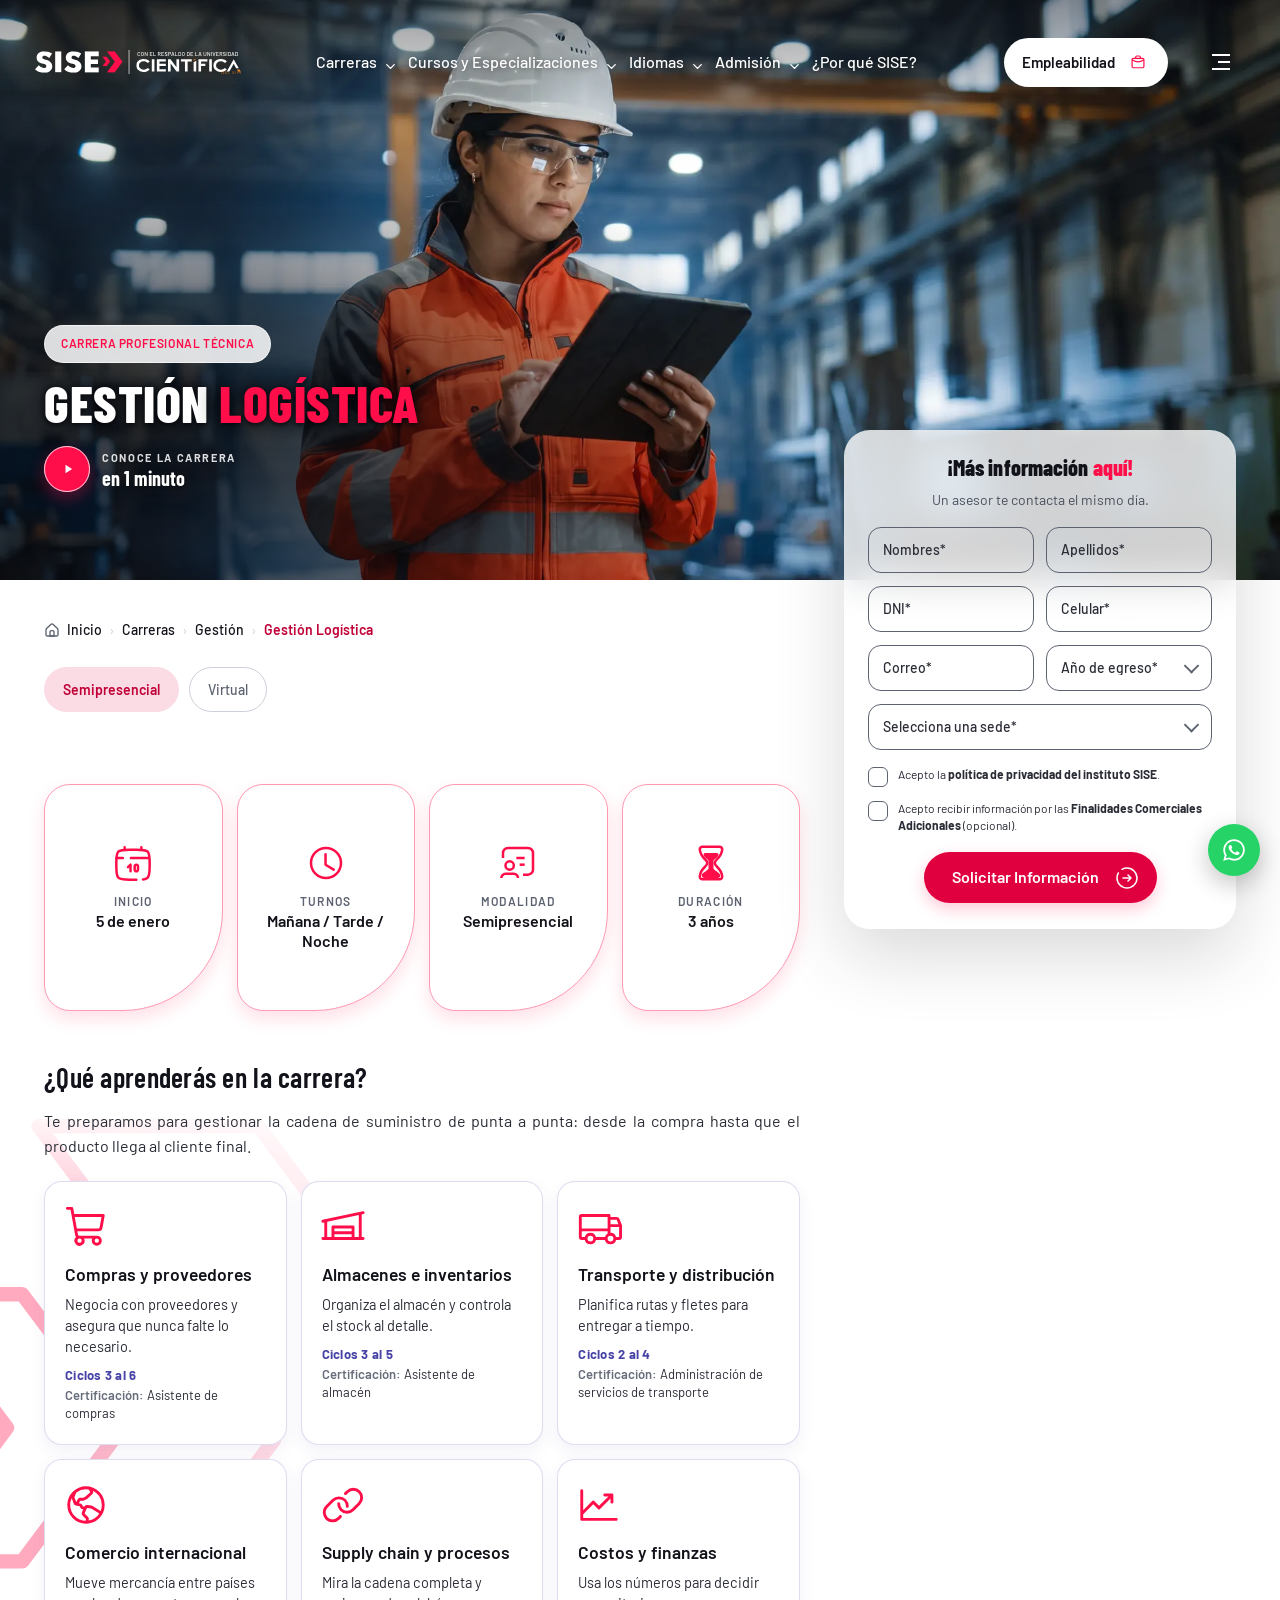
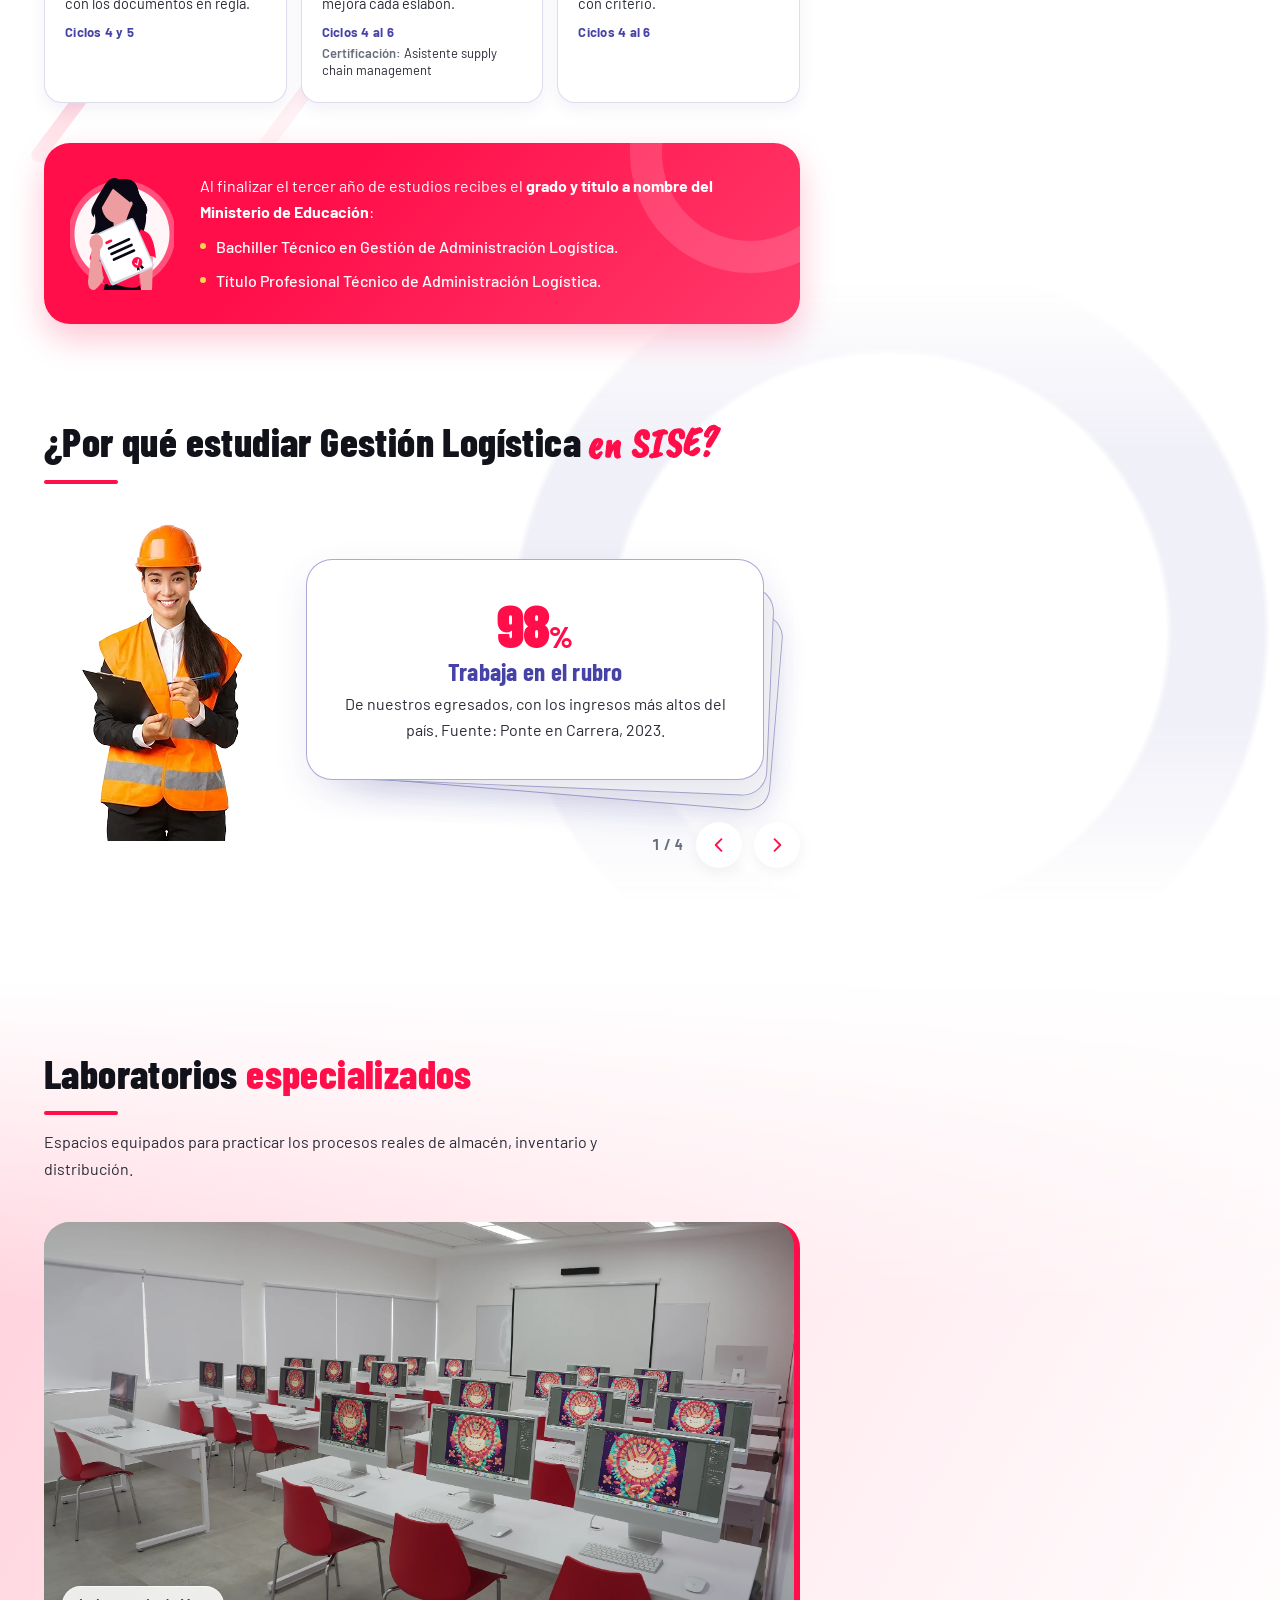
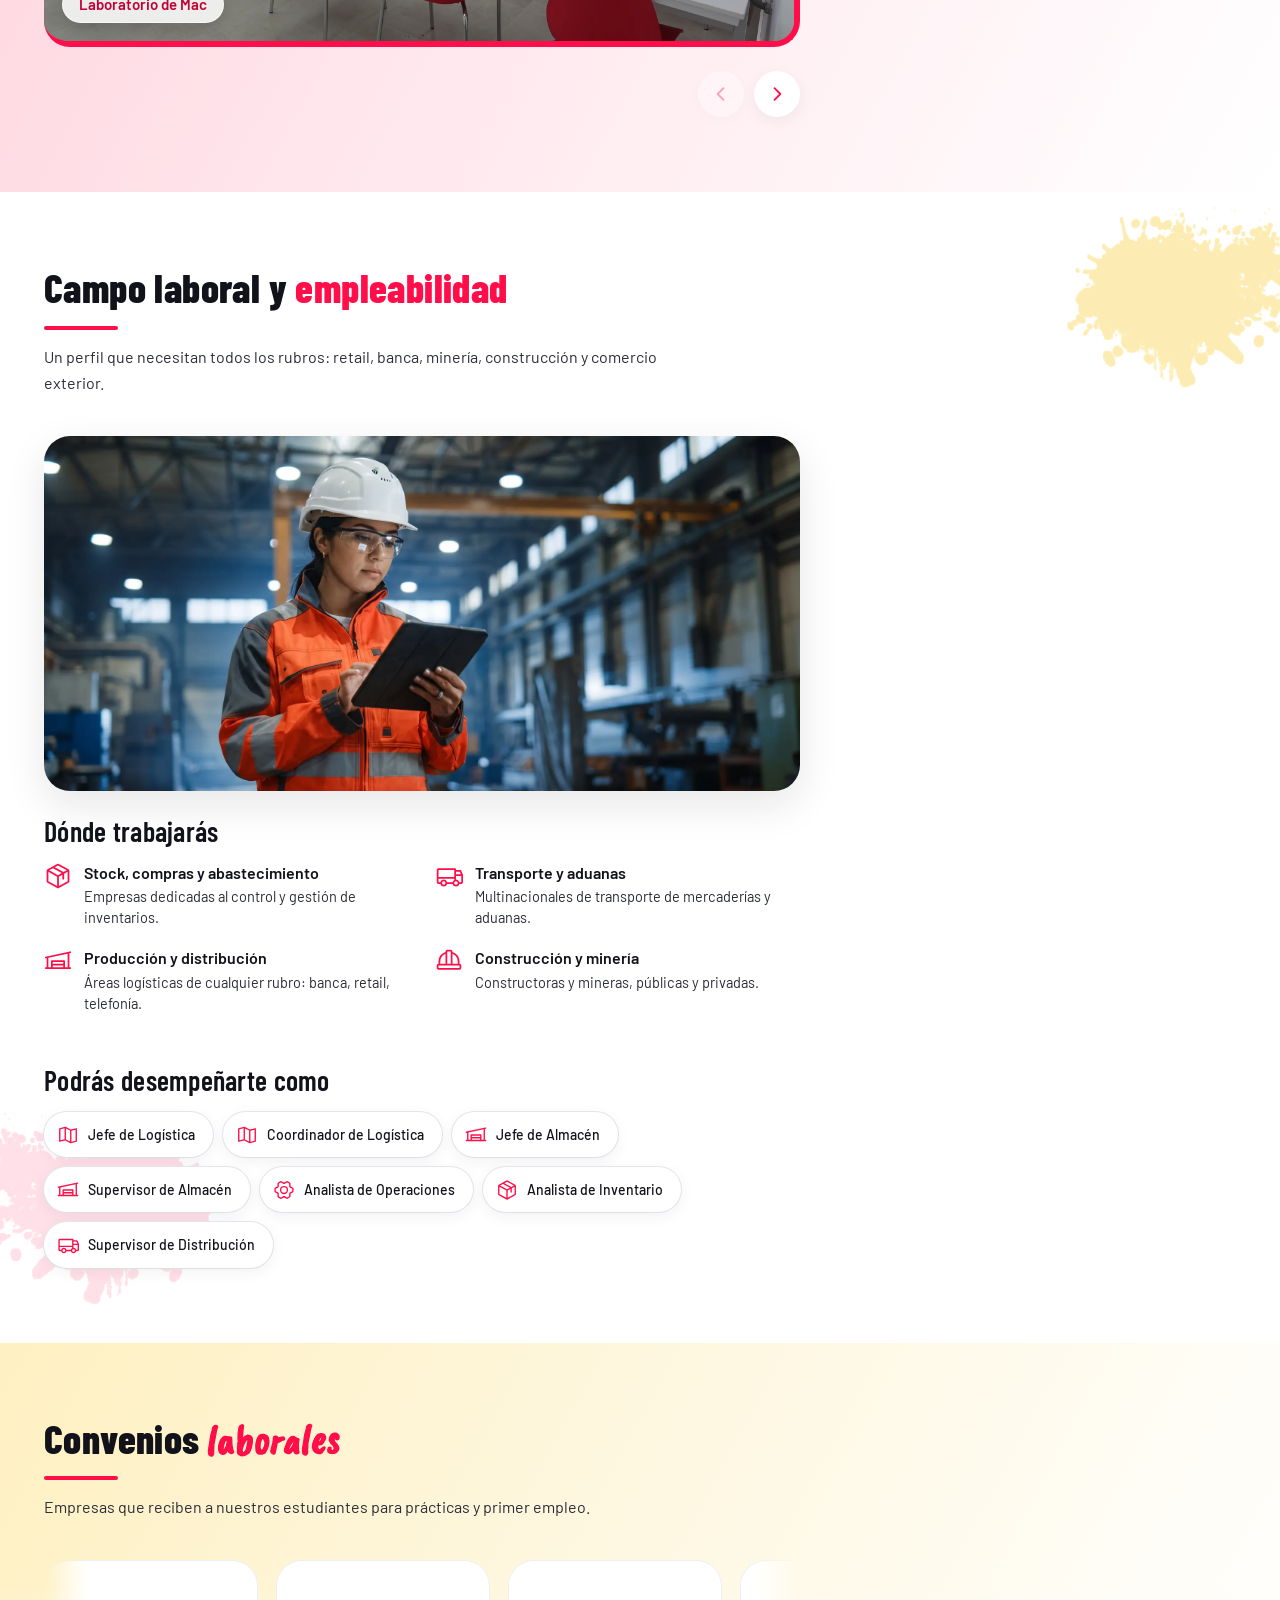
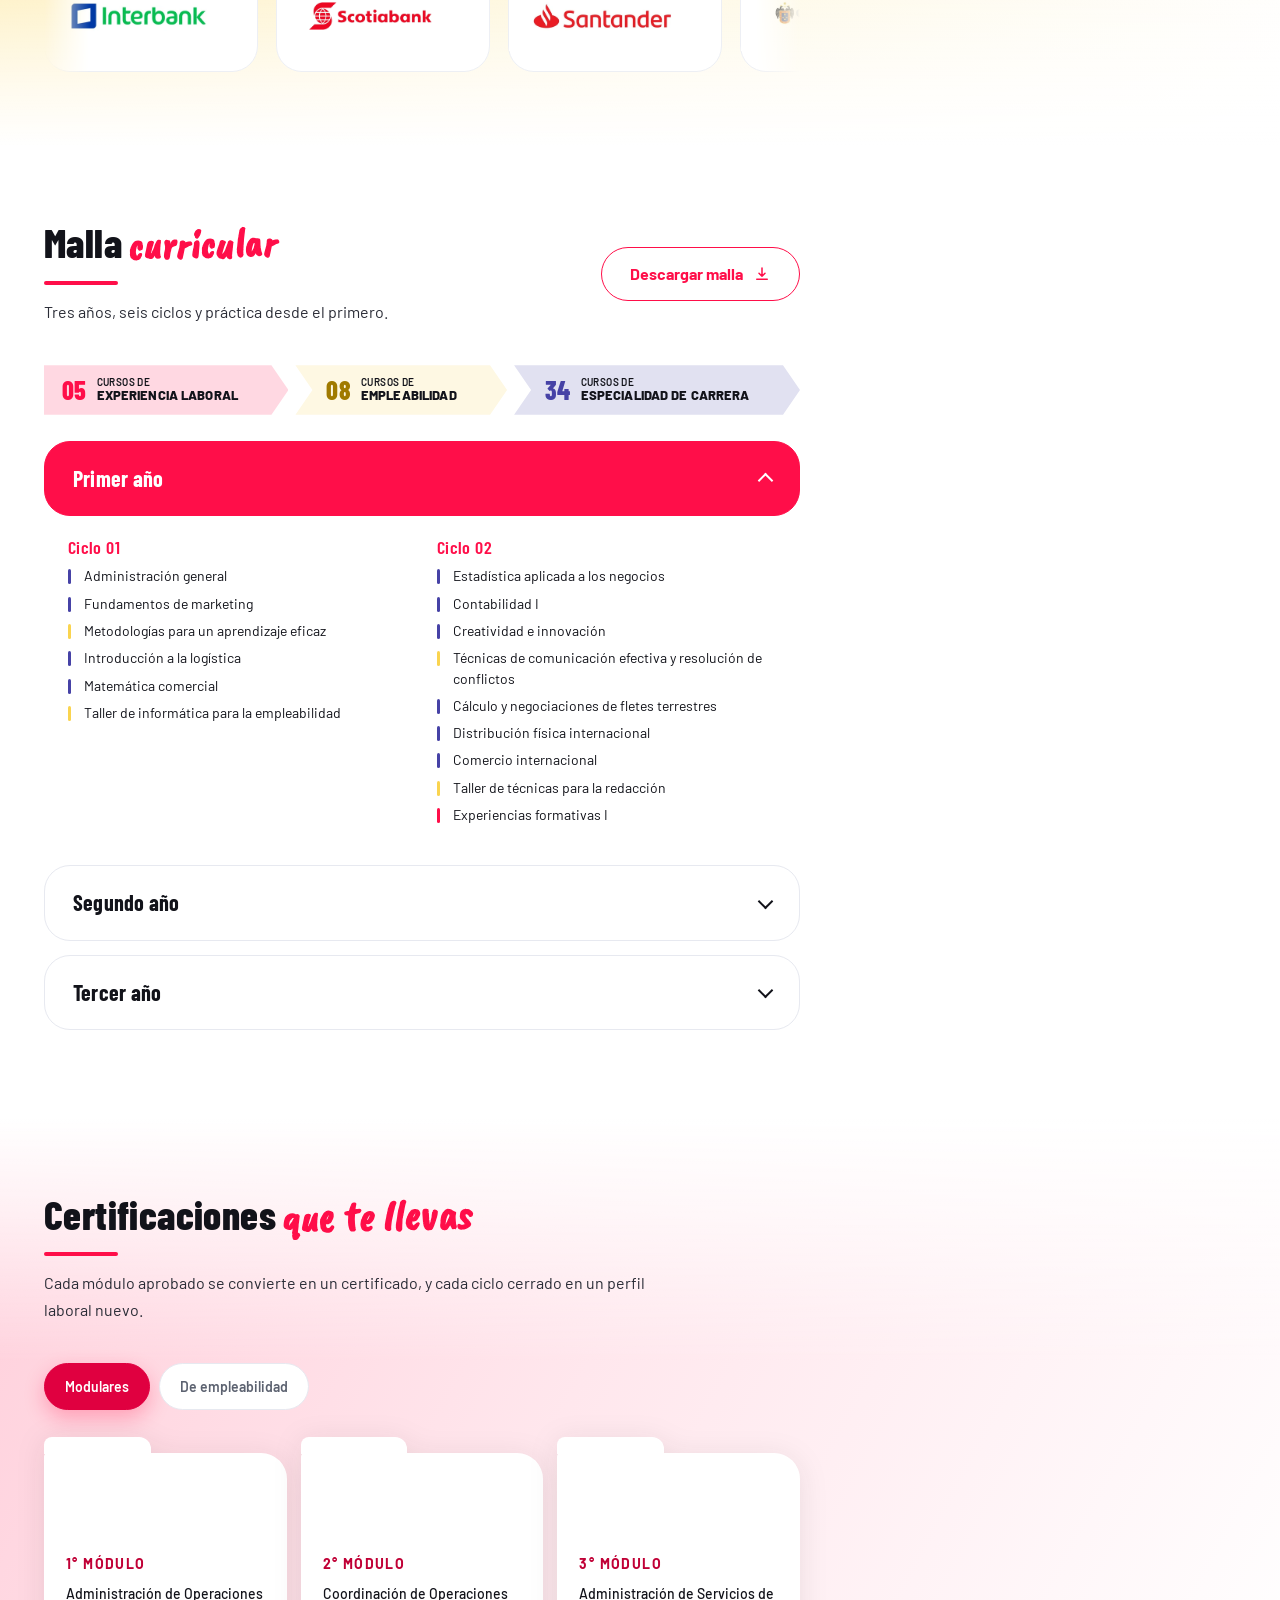
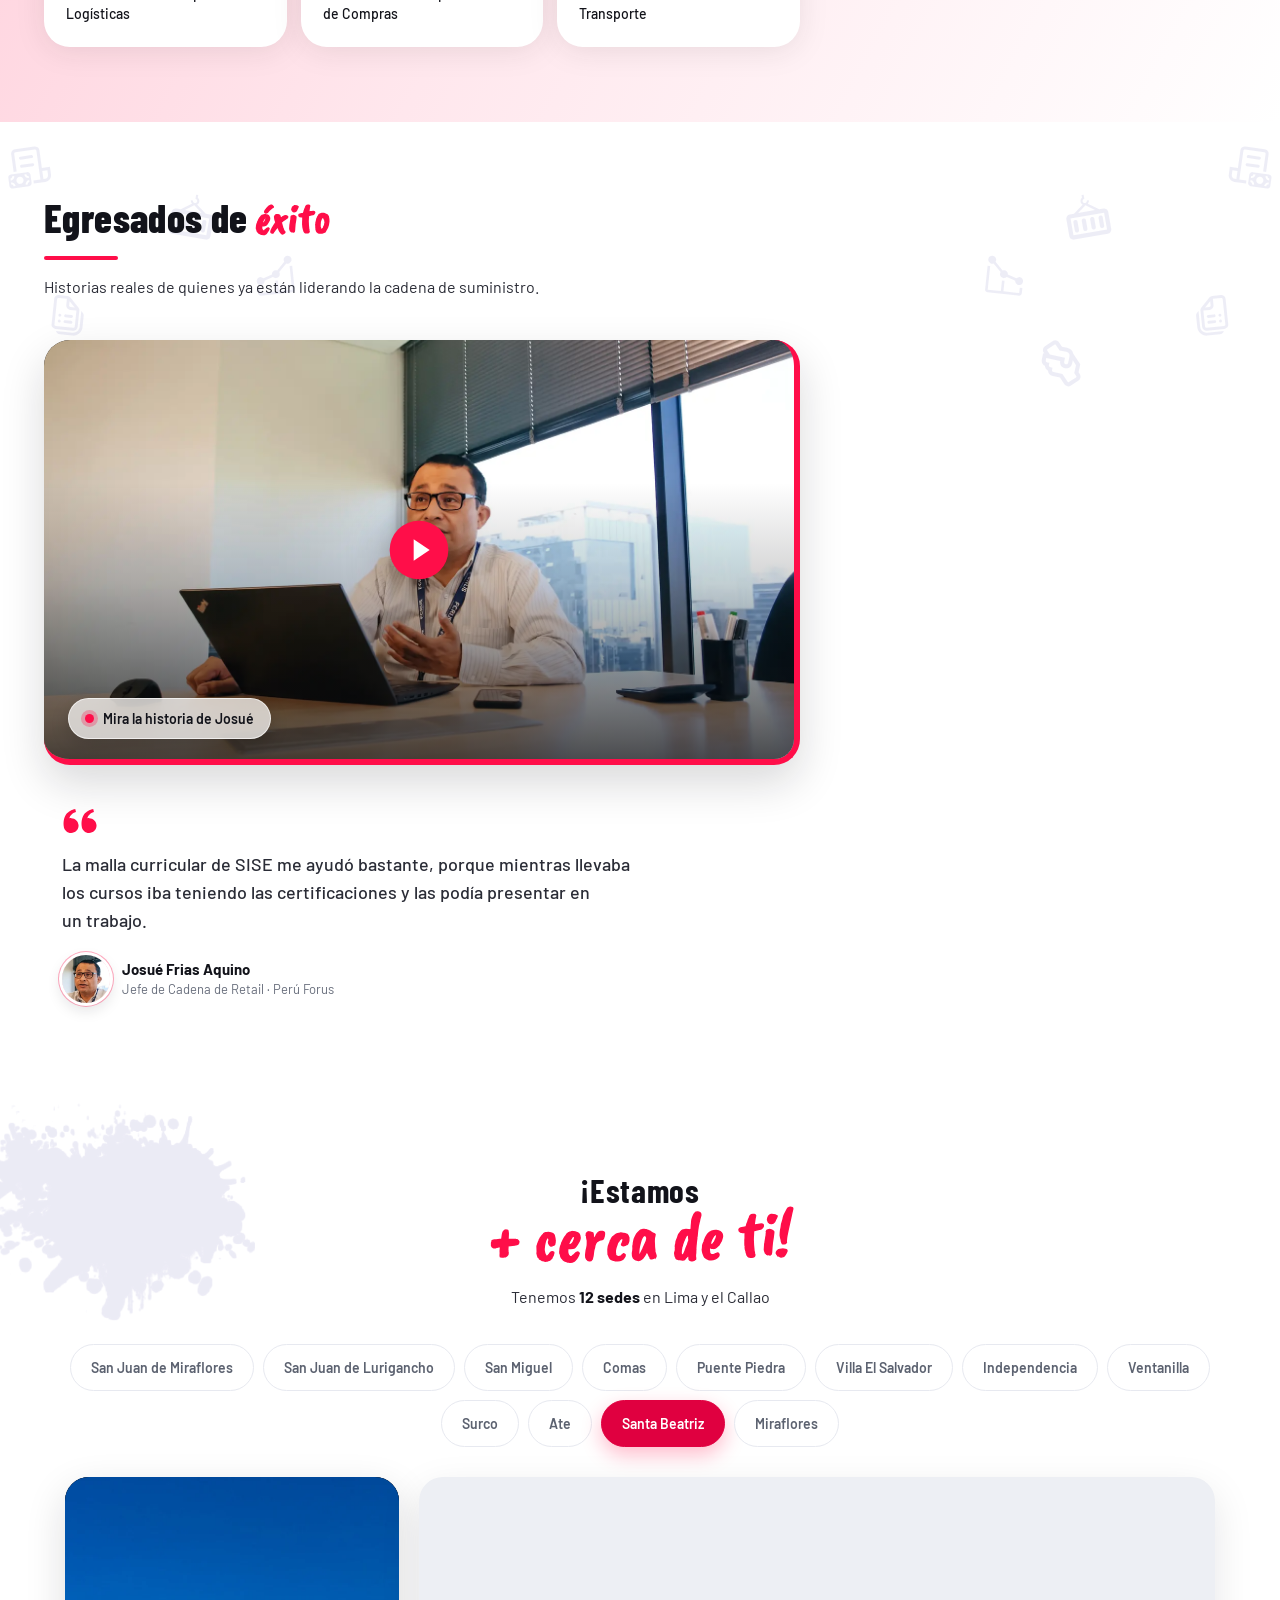
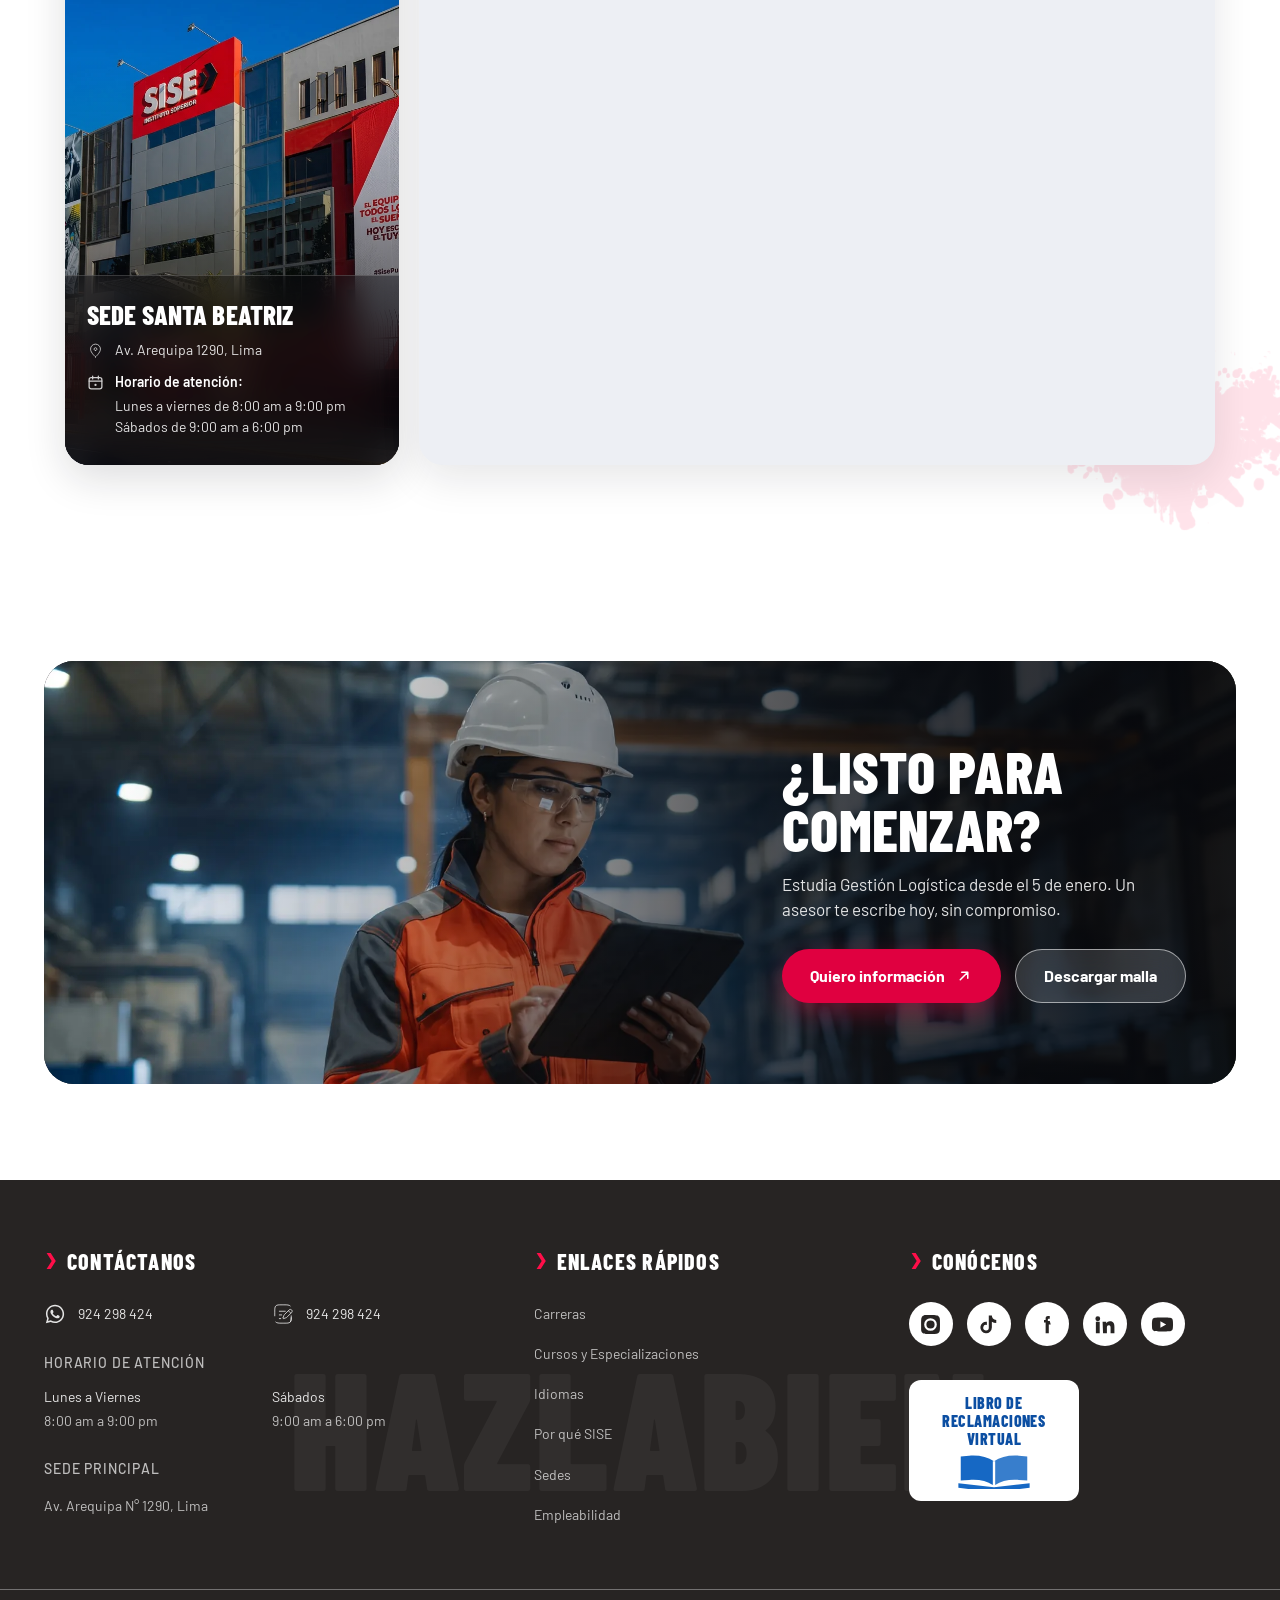
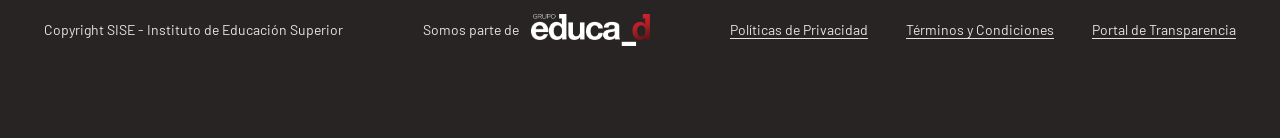
<file: carrera-logistica.html>
<!doctype html>
<html lang="es">
<head>
<meta charset="UTF-8">
<meta name="robots" content="noindex, nofollow">
<meta name="viewport" content="width=device-width, initial-scale=1.0">
<title>SISE · Gestión Logística</title>
<meta name="description" content="Instituto Superior SISE. Más de 24 carreras profesionales semipresenciales y 100% virtuales. 12 sedes en Lima y Callao. 40 años formando profesionales.">
<meta name="theme-color" content="#FF0E49">

<link rel="icon" type="image/svg+xml" href="assets/img/favicon.svg?v=799">
<link rel="icon" type="image/png" sizes="32x32" href="assets/img/favicon-32.png">
<link rel="apple-touch-icon" href="assets/img/apple-touch-icon.png">


<link rel="preload" as="font" type="font/woff2" crossorigin href="assets/fonts/barlow-400.woff2">
<link rel="preload" as="font" type="font/woff2" crossorigin href="assets/fonts/barlow-condensed-800.woff2">
<link rel="preload" as="image" href="assets/img/carrera-logistica.webp?v=3">
<link rel="stylesheet" href="assets/css/style.css?v=799">
</head>
<body>
<header class="site-header" id="siteHeader">
  <div class="header-shell">
    <div class="nav-pill">
      <a class="brand" href="#inicio" aria-label="SISE — Instituto Superior, avalado por la Universidad Científica del Sur">
        <span class="brand-logo" data-ico="logo-respaldo" aria-hidden="true"></span>
      </a>

      <nav class="main-nav" id="mainNav" aria-label="Navegación principal"></nav>

      <a class="btn-empleo" href="#">
        Empleabilidad
        <span class="lottie" data-lottie="assets/anim/empleabilidad.json" aria-hidden="true"></span>
      </a>

      <button class="burger" id="burger" aria-label="Abrir menú" aria-expanded="false" aria-controls="mobileMenu">
        <span class="burger-abrir" data-ico="menu" aria-hidden="true"></span>
        <svg class="burger-cerrar" viewBox="0 0 24 24" aria-hidden="true"><path d="M5 5l14 14M19 5L5 19" fill="none" stroke="currentColor" stroke-width="2.2" stroke-linecap="round"/></svg>
      </button>
    </div>
  </div>
</header>

<!-- Menú desplegado (lo abre la hamburguesa) -->
<aside class="site-menu" id="mobileMenu" aria-hidden="true" aria-label="Men&uacute; principal">
  <div class="sm-sheet">
    <span class="sm-deco" aria-hidden="true">
      <span class="sm-deco-1" data-ico="chevron-doble"></span>
    </span>

    <div class="sm-top">
      <a class="sm-brand" href="index.html" aria-label="SISE &mdash; Instituto Superior, avalado por la Universidad Cient&iacute;fica del Sur">
        <span class="sm-brand-logo" data-ico="logo-respaldo" aria-hidden="true"></span>
      </a>
      <button class="menu-close" id="menuClose" type="button" aria-label="Cerrar men&uacute;">
        <svg viewBox="0 0 24 24" aria-hidden="true"><path d="M5 5l14 14M19 5L5 19" fill="none" stroke="currentColor" stroke-width="2.4" stroke-linecap="round"/></svg>
      </button>
    </div>


    <div class="sm-body">
      <nav class="sm-cols" id="menuNav" aria-label="Mapa del sitio"></nav>
      <div class="sm-side" id="menuSide"></div>
    </div>

    <div class="sm-foot">
      <div class="sm-contacto" id="menuContacto"></div>
      <ul class="sm-social" id="menuRedes"></ul>
    </div>
  </div>
</aside>


<main id="main" class="carrera-page">

<!-- ============ HERO ============ -->
<section class="car-hero car-hero--hub car-hero--ficha">
  <div class="car-hero-bg" style="background-image:url('assets/img/carrera-logistica.webp?v=3')"></div>
  <div class="car-hero-veil"></div>
  <div class="shell car-hero-inner">
    <span class="car-tag">Carrera profesional t&eacute;cnica</span>
    <h1 class="car-hero-title">Gesti&oacute;n <em>Log&iacute;stica</em></h1>
    <!-- El video de presentacion, antes una seccion entera bajo el banner,
         ahora como accion secundaria junto al titulo: se ve desde el primer
         pantallazo y la ficha se ahorra ~425px. Abre el mismo reproductor
         que el testimonio (main.js, abreVideo). Play rojo con pulso: se
         probaron capsula con portada, nota de rotulador y reloj de 1:00. -->
    <button class="car-hero-video" type="button" data-yt="Eu18djh5W-Q" data-forma="ancha">
      <span class="chv-play" aria-hidden="true">
        <svg viewBox="0 0 24 24"><path d="M9 7v10l8-5z" fill="#fff"/></svg>
      </span>
      <span class="chv-txt"><small>Conoce la carrera</small><b>en 1 minuto</b></span>
    </button>
  </div>
</section>

<div class="car-cuerpo">

<!-- ============ CONTENIDO + FORMULARIO ============ -->
<section class="section car-lead">
  <div class="shell car-lead-grid">

    <div class="car-lead-main">
      <nav class="crumb crumb--ruta" aria-label="Ruta">
        <a href="index.html"><span class="crumb-ico" data-ico="home" aria-hidden="true"></span>Inicio</a><span class="sep" aria-hidden="true">&rsaquo;</span>
        <a href="carreras-semipresenciales.html">Carreras</a><span class="sep" aria-hidden="true">&rsaquo;</span>
        <a href="carreras-semipresenciales.html">Gesti&oacute;n</a><span class="sep" aria-hidden="true">&rsaquo;</span>
        <span class="crumb-now">Gesti&oacute;n Log&iacute;stica</span>
      </nav>

      <div class="car-modos" role="radiogroup" aria-label="Modalidad de estudio">
        <button type="button" class="mod-opt is-on" role="radio" aria-checked="true">
          <span>Semipresencial</span>
        </button>
        <button type="button" class="mod-opt" role="radio" aria-checked="false">
          <span>Virtual</span>
        </button>
      </div>

      <!-- Aqui iba "Carrera de Gestion Logistica": repetia el titulo del
           banner, que esta justo encima. -->

      <!-- Datos rapidos antes que las areas: inicio, turnos, modalidad y
           duracion son lo primero que se busca para decidir, y asi no
           quedan dos rejillas de tarjetas pegadas. -->
      <div class="car-facts reveal reveal-stagger">
        <div class="fact">
          <span class="fact-ico" data-ico="inicio" aria-hidden="true"></span>
          <div><p class="fact-t">Inicio</p><p class="fact-v">5 de enero</p></div>
        </div>
        <div class="fact">
          <span class="fact-ico" data-ico="turno" aria-hidden="true"></span>
          <div><p class="fact-t">Turnos</p><p class="fact-v">Ma&ntilde;ana / Tarde / Noche</p></div>
        </div>
        <div class="fact">
          <span class="fact-ico" data-ico="modalidad" aria-hidden="true"></span>
          <div><p class="fact-t">Modalidad</p><p class="fact-v" data-fact="modalidad">Semipresencial</p></div>
        </div>
        <div class="fact">
          <span class="fact-ico" data-ico="duracion" aria-hidden="true"></span>
          <div><p class="fact-t">Duraci&oacute;n</p><p class="fact-v">3 a&ntilde;os</p></div>
        </div>
      </div>

      <h3 class="car-h">&iquest;Qu&eacute; aprender&aacute;s en la carrera?</h3>
      <p class="car-p">Te preparamos para gestionar la cadena de suministro de punta a punta: desde la compra hasta que el producto llega al cliente final.</p>
      <!-- Areas de la carrera, agrupadas a partir de la malla oficial
           (PDF de admision) y numeradas en el orden en que se mueve la
           mercancia. Ciclos y certificaciones salen del mismo PDF; las
           areas sin certificacion propia solo llevan los ciclos. Son
           tarjetas fijas: el detalle de cursos esta en la malla. -->
      <div class="apr-grid reveal reveal-stagger">
        <article class="apr">
          <div class="apr-cuerpo">
            <span class="apr-ico" data-ico="apr-compras" aria-hidden="true"></span>
            <span class="apr-t">Compras y proveedores</span>
            <span class="apr-d">Negocia con proveedores y asegura que nunca falte lo necesario.</span>
            <span class="apr-meta">
              <span class="apr-ciclo">Ciclos 3 al 6</span>
              <span class="apr-cert"><span class="apr-cert-k">Certificaci&oacute;n</span> Asistente de compras</span>
            </span>
          </div>
        </article>
        <article class="apr">
          <div class="apr-cuerpo">
            <span class="apr-ico" data-ico="apr-almacen" aria-hidden="true"></span>
            <span class="apr-t">Almacenes e inventarios</span>
            <span class="apr-d">Organiza el almac&eacute;n y controla el stock al detalle.</span>
            <span class="apr-meta">
              <span class="apr-ciclo">Ciclos 3 al 5</span>
              <span class="apr-cert"><span class="apr-cert-k">Certificaci&oacute;n</span> Asistente de almac&eacute;n</span>
            </span>
          </div>
        </article>
        <article class="apr">
          <div class="apr-cuerpo">
            <span class="apr-ico" data-ico="apr-transporte" aria-hidden="true"></span>
            <span class="apr-t">Transporte y distribuci&oacute;n</span>
            <span class="apr-d">Planifica rutas y fletes para entregar a tiempo.</span>
            <span class="apr-meta">
              <span class="apr-ciclo">Ciclos 2 al 4</span>
              <span class="apr-cert"><span class="apr-cert-k">Certificaci&oacute;n</span> Administraci&oacute;n de servicios de transporte</span>
            </span>
          </div>
        </article>
        <article class="apr">
          <div class="apr-cuerpo">
            <span class="apr-ico" data-ico="apr-mundo" aria-hidden="true"></span>
            <span class="apr-t">Comercio internacional</span>
            <span class="apr-d">Mueve mercanc&iacute;a entre pa&iacute;ses con los documentos en regla.</span>
            <span class="apr-meta">
              <span class="apr-ciclo">Ciclos 4 y 5</span>
            </span>
          </div>
        </article>
        <article class="apr">
          <div class="apr-cuerpo">
            <span class="apr-ico" data-ico="apr-cadena" aria-hidden="true"></span>
            <span class="apr-t">Supply chain y procesos</span>
            <span class="apr-d">Mira la cadena completa y mejora cada eslab&oacute;n.</span>
            <span class="apr-meta">
              <span class="apr-ciclo">Ciclos 4 al 6</span>
              <span class="apr-cert"><span class="apr-cert-k">Certificaci&oacute;n</span> Asistente supply chain management</span>
            </span>
          </div>
        </article>
        <article class="apr">
          <div class="apr-cuerpo">
            <span class="apr-ico" data-ico="apr-costos" aria-hidden="true"></span>
            <span class="apr-t">Costos y finanzas</span>
            <span class="apr-d">Usa los n&uacute;meros para decidir con criterio.</span>
            <span class="apr-meta">
              <span class="apr-ciclo">Ciclos 4 al 6</span>
            </span>
          </div>
        </article>
      </div>

      <div class="car-grado reveal">
        <img class="car-grado-ilu" src="assets/img/grado-titulo.svg" alt="" width="466" height="757" loading="lazy" decoding="async">
        <div>
          <p>Al finalizar el tercer a&ntilde;o de estudios recibes el <strong>grado y t&iacute;tulo a nombre del Ministerio de Educaci&oacute;n</strong>:</p>
          <ul>
            <li>Bachiller T&eacute;cnico en Gesti&oacute;n de Administraci&oacute;n Log&iacute;stica.</li>
            <li>T&iacute;tulo Profesional T&eacute;cnico de Administraci&oacute;n Log&iacute;stica.</li>
          </ul>
        </div>
      </div>

    </div>


    <div class="car-why-block">
    <header class="section-head section-head--left section-head--raya reveal">
      <h2 class="section-title">&iquest;Por qu&eacute; estudiar Gesti&oacute;n Log&iacute;stica <em>en SISE?</em></h2>
    </header>
    <div class="why-escena reveal" id="whyEscena">
      <img class="why-ilu why-ilu--foto" src="assets/img/persona-logistica.webp" alt="" width="162" height="317" loading="lazy" decoding="async">
      <div class="why-lado">
        <div class="why-mazo" aria-live="polite">
          <article class="why-slide is-activa">
            <span class="why-cifra"><span class="counter" data-to="98" data-dur="1500">0</span><i>%</i></span>
            <h3>Trabaja en el rubro</h3>
            <p>De nuestros egresados, con los ingresos m&aacute;s altos del pa&iacute;s. Fuente: Ponte en Carrera, 2023.</p>
          </article>
          <article class="why-slide">
            <span class="why-cifra"><span class="counter" data-to="9" data-dur="1100">0</span></span>
            <h3>Certificaciones</h3>
            <p>Tres modulares y seis de empleabilidad, que te llevas mientras estudias.</p>
          </article>
          <article class="why-slide">
            <span class="why-cifra"><i>Ciclo</i>&nbsp;1</span>
            <h3>Empiezas a practicar</h3>
            <p>En laboratorios de almac&eacute;n, inventario y distribuci&oacute;n. Aprender haciendo, no mirando.</p>
          </article>
          <article class="why-slide">
            <span class="why-cifra"><i>+</i><span class="counter" data-to="30" data-dur="1400">0</span></span>
            <h3>Empresas aliadas</h3>
            <p>Convenios laborales que abren sus puertas para pr&aacute;cticas y primer empleo.</p>
          </article>
        </div>
        <div class="why-nav" id="whyNav"></div>
      </div>
    </div>
    </div>

  </div>
</section>

<!-- ============ LABORATORIOS ============ -->
<section class="section car-labs">
  <div class="shell">
    <header class="section-head section-head--left section-head--raya reveal">
      <h2 class="section-title">Laboratorios <em>especializados</em></h2>
      <p class="section-sub">Espacios equipados para practicar los procesos reales de almac&eacute;n, inventario y distribuci&oacute;n.</p>
    </header>
    <div class="labs-rail reveal" id="labsRail">
      <div class="lab-slide" style="background-image:url('assets/img/porque-sise-02.webp')">
        <span class="lab-nombre">Laboratorio de Mac</span>
      </div>
      <div class="lab-slide" style="background-image:url('assets/img/porque-sise-04.webp')">
        <span class="lab-nombre">Laboratorio de dise&ntilde;o gr&aacute;fico</span>
      </div>
      <div class="lab-slide" style="background-image:url('assets/img/porque-sise-03.webp')">
        <span class="lab-nombre">Laboratorio gastron&oacute;mico</span>
      </div>
    </div>
    <div class="labs-nav" id="labsNav" role="tablist" aria-label="Laboratorios"></div>
  </div>
</section>

<!-- ============ CAMPO LABORAL ============ -->
<section class="section car-campo">
  <div class="shell">
    <header class="section-head section-head--left section-head--raya reveal">
      <h2 class="section-title">Campo laboral y <em>empleabilidad</em></h2>
      <p class="section-sub">Un perfil que necesitan todos los rubros: retail, banca, miner&iacute;a, construcci&oacute;n y comercio exterior.</p>
    </header>

    <div class="campo-grid reveal">
      <div class="campo-img" style="background-image:url('assets/img/carrera-logistica.webp?v=3')"></div>
      <div class="campo-txt">
        <h3 class="car-h">D&oacute;nde trabajar&aacute;s</h3>
        <!-- Antes era un parrafo justificado de cinco lineas; partido por
             sectores se lee de un vistazo. Mismo contenido, sin inventar. -->
        <ul class="campo-sectores">
          <li><span class="rol-ico" data-ico="rol-inventario" aria-hidden="true"></span>
            <span><b>Stock, compras y abastecimiento</b>Empresas dedicadas al control y gesti&oacute;n de inventarios.</span></li>
          <li><span class="rol-ico" data-ico="apr-transporte" aria-hidden="true"></span>
            <span><b>Transporte y aduanas</b>Multinacionales de transporte de mercader&iacute;as y aduanas.</span></li>
          <li><span class="rol-ico" data-ico="apr-almacen" aria-hidden="true"></span>
            <span><b>Producci&oacute;n y distribuci&oacute;n</b>&Aacute;reas log&iacute;sticas de cualquier rubro: banca, retail, telefon&iacute;a.</span></li>
          <li><span class="rol-ico" data-ico="sector-obra" aria-hidden="true"></span>
            <span><b>Construcci&oacute;n y miner&iacute;a</b>Constructoras y mineras, p&uacute;blicas y privadas.</span></li>
        </ul>

        <h3 class="car-h">Podr&aacute;s desempe&ntilde;arte como</h3>
        <ul class="campo-roles">
          <li><span class="rol-ico" data-ico="rol-logistica" aria-hidden="true"></span>Jefe de Log&iacute;stica</li>
          <li><span class="rol-ico" data-ico="rol-logistica" aria-hidden="true"></span>Coordinador de Log&iacute;stica</li>
          <li><span class="rol-ico" data-ico="apr-almacen" aria-hidden="true"></span>Jefe de Almac&eacute;n</li>
          <li><span class="rol-ico" data-ico="apr-almacen" aria-hidden="true"></span>Supervisor de Almac&eacute;n</li>
          <li><span class="rol-ico" data-ico="rol-operaciones" aria-hidden="true"></span>Analista de Operaciones</li>
          <li><span class="rol-ico" data-ico="rol-inventario" aria-hidden="true"></span>Analista de Inventario</li>
          <li><span class="rol-ico" data-ico="apr-transporte" aria-hidden="true"></span>Supervisor de Distribuci&oacute;n</li>
        </ul>
      </div>
    </div>

      </div>
</section>

<!-- ============ CONVENIOS ============ -->
<section class="section car-convenios" id="convenios">
  <div class="shell">
    <header class="section-head section-head--left section-head--raya reveal">
      <h2 class="section-title">Convenios <em>laborales</em></h2>
      <p class="section-sub">Empresas que reciben a nuestros estudiantes para pr&aacute;cticas y primer empleo.</p>
    </header>
    <div class="conv-cinta reveal"><div class="conv-cinta-track" id="convGrid"></div></div>
  </div>
</section>

<!-- ============ MALLA CURRICULAR ============ -->
<section class="section car-malla" id="malla">
  <div class="shell">
    <header class="section-head section-head--left section-head--raya malla-cabecera reveal">
      <h2 class="section-title">Malla <em>curricular</em></h2>
      <p class="section-sub">Tres a&ntilde;os, seis ciclos y pr&aacute;ctica desde el primero.</p>
      <a class="btn btn-pill btn-ghost malla-btn" href="https://back.sise.edu.pe/uploads/admin_logistica_e8f31ab048.pdf" target="_blank" rel="noopener">Descargar malla
        <svg class="ico-arrow" viewBox="0 0 24 24" aria-hidden="true"><path d="M12 4v11m0 0 4-4m-4 4-4-4M5 19h14" fill="none" stroke="currentColor" stroke-width="2" stroke-linecap="round" stroke-linejoin="round"/></svg>
      </a>
    </header>

    <div class="malla-resumen reveal">
      <p class="malla-linea malla-linea--exp"><b>05</b><span>Cursos de <strong>Experiencia laboral</strong></span></p>
      <p class="malla-linea malla-linea--emp"><b>08</b><span>Cursos de <strong>Empleabilidad</strong></span></p>
      <p class="malla-linea malla-linea--esp"><b>34</b><span>Cursos de <strong>Especialidad de carrera</strong></span></p>
    </div>

    <div class="malla-acc reveal">
      <div class="malla-year is-open">
        <button class="malla-toggle" type="button" aria-expanded="true">Primer a&ntilde;o<span class="malla-caret" aria-hidden="true"></span></button>
        <div class="malla-body"><div class="malla-inner"><div class="malla-inner-pad"><div class="malla-ciclos">
          <div class="malla-ciclo">
            <h4>Ciclo 01</h4>
            <ul>
              <li data-t="esp">Administraci&oacute;n general</li>
              <li data-t="esp">Fundamentos de marketing</li>
              <li data-t="emp">Metodolog&iacute;as para un aprendizaje eficaz</li>
              <li data-t="esp">Introducci&oacute;n a la log&iacute;stica</li>
              <li data-t="esp">Matem&aacute;tica comercial</li>
              <li data-t="emp">Taller de inform&aacute;tica para la empleabilidad</li>
            </ul>
          </div>
          <div class="malla-ciclo">
            <h4>Ciclo 02</h4>
            <ul>
              <li data-t="esp">Estad&iacute;stica aplicada a los negocios</li>
              <li data-t="esp">Contabilidad I</li>
              <li data-t="esp">Creatividad e innovaci&oacute;n</li>
              <li data-t="emp">T&eacute;cnicas de comunicaci&oacute;n efectiva y resoluci&oacute;n de conflictos</li>
              <li data-t="esp">C&aacute;lculo y negociaciones de fletes terrestres</li>
              <li data-t="esp">Distribuci&oacute;n f&iacute;sica internacional</li>
              <li data-t="esp">Comercio internacional</li>
              <li data-t="emp">Taller de t&eacute;cnicas para la redacci&oacute;n</li>
              <li data-t="exp">Experiencias formativas I</li>
            </ul>
          </div>
        </div></div></div></div>
      </div>

      <div class="malla-year">
        <button class="malla-toggle" type="button" aria-expanded="false">Segundo a&ntilde;o<span class="malla-caret" aria-hidden="true"></span></button>
        <div class="malla-body"><div class="malla-inner"><div class="malla-inner-pad"><div class="malla-ciclos">
          <div class="malla-ciclo">
            <h4>Ciclo 03</h4>
            <ul>
              <li data-t="esp">T&eacute;cnicas de ventas</li>
              <li data-t="esp">Control de inventarios</li>
              <li data-t="esp">Contabilidad II</li>
              <li data-t="emp">Taller de metodolog&iacute;as &aacute;giles para la innovaci&oacute;n</li>
              <li data-t="esp">Gesti&oacute;n de calidad</li>
              <li data-t="esp">Gesti&oacute;n de proveedores</li>
              <li data-t="esp">Matem&aacute;tica financiera</li>
              <li data-t="exp">Experiencias formativas II</li>
            </ul>
          </div>
          <div class="malla-ciclo">
            <h4>Ciclo 04</h4>
            <ul>
              <li data-t="emp">Taller de t&eacute;cnicas para la argumentaci&oacute;n</li>
              <li data-t="esp">Gesti&oacute;n de almacenes</li>
              <li data-t="esp">Supply chain management</li>
              <li data-t="esp">Log&iacute;stica internacional</li>
              <li data-t="esp">Procesos estad&iacute;sticos aplicados en log&iacute;stica</li>
              <li data-t="esp">Envases y embalajes</li>
              <li data-t="esp">Gesti&oacute;n de sistemas de transporte</li>
              <li data-t="exp">Experiencias formativas III</li>
            </ul>
          </div>
        </div></div></div></div>
      </div>

      <div class="malla-year">
        <button class="malla-toggle" type="button" aria-expanded="false">Tercer a&ntilde;o<span class="malla-caret" aria-hidden="true"></span></button>
        <div class="malla-body"><div class="malla-inner"><div class="malla-inner-pad"><div class="malla-ciclos">
          <div class="malla-ciclo">
            <h4>Ciclo 05</h4>
            <ul>
              <li data-t="emp">Ciudadan&iacute;a y responsabilidad social</li>
              <li data-t="esp">Gesti&oacute;n de comercio internacional</li>
              <li data-t="esp">Gesti&oacute;n del talento humano</li>
              <li data-t="esp">Gesti&oacute;n de documentos log&iacute;sticos</li>
              <li data-t="esp">M&aacute;quinas y equipos de almacenamiento</li>
              <li data-t="esp">Plan de negocios</li>
              <li data-t="esp">Costos y presupuestos</li>
              <li data-t="exp">Experiencias formativas IV</li>
            </ul>
          </div>
          <div class="malla-ciclo">
            <h4>Ciclo 06</h4>
            <ul>
              <li data-t="emp">Metodolog&iacute;a de investigaci&oacute;n</li>
              <li data-t="esp">Dise&ntilde;o y optimizaci&oacute;n de procesos log&iacute;sticos</li>
              <li data-t="esp">An&aacute;lisis financiero para la toma de decisiones</li>
              <li data-t="esp">Contratos y adquisiciones</li>
              <li data-t="esp">Tecnolog&iacute;a de la informaci&oacute;n para compras</li>
              <li data-t="esp">Indicadores de gesti&oacute;n log&iacute;stica</li>
              <li data-t="esp">Gesti&oacute;n comercial</li>
              <li data-t="exp">Experiencias formativas V</li>
            </ul>
          </div>
        </div></div></div></div>
      </div>
    </div>

      </div>
</section>

<!-- ============ CERTIFICACIONES ============ -->
<section class="section car-cert">
  <div class="shell">
    <header class="section-head section-head--left section-head--raya reveal">
      <h2 class="section-title">Certificaciones <em>que te llevas</em></h2>
      <p class="section-sub">Cada m&oacute;dulo aprobado se convierte en un certificado, y cada ciclo cerrado en un perfil laboral nuevo.</p>
    </header>

    <div class="chips cert-tabs reveal" role="tablist" aria-label="Tipo de certificaci&oacute;n" data-tabs>
      <button class="chip is-active" type="button" role="tab" id="tabCertMod"
              aria-selected="true" aria-controls="certMod">Modulares</button>
      <button class="chip" type="button" role="tab" id="tabCertEmp"
              aria-selected="false" aria-controls="certEmp" tabindex="-1">De empleabilidad</button>
    </div>

    <div class="cert-grid cert-grid--3 reveal reveal-stagger" id="certMod"
         role="tabpanel" aria-labelledby="tabCertMod">
      <article class="cert-card"><span class="cert-n">1&deg; M&oacute;dulo</span><p>Administraci&oacute;n de Operaciones Log&iacute;sticas</p></article>
      <article class="cert-card"><span class="cert-n">2&deg; M&oacute;dulo</span><p>Coordinaci&oacute;n de Operaciones de Compras</p></article>
      <article class="cert-card"><span class="cert-n">3&deg; M&oacute;dulo</span><p>Administraci&oacute;n de Servicios de Transporte</p></article>
    </div>
    <div class="cert-grid reveal reveal-stagger" id="certEmp"
         role="tabpanel" aria-labelledby="tabCertEmp" hidden>
      <article class="cert-card"><span class="cert-n">1&deg; Ciclo</span><p>Auxiliar Log&iacute;stico</p></article>
      <article class="cert-card"><span class="cert-n">2&deg; Ciclo</span><p>Asistente Log&iacute;stico</p></article>
      <article class="cert-card"><span class="cert-n">3&deg; Ciclo</span><p>Asistente de Compras</p></article>
      <article class="cert-card"><span class="cert-n">4&deg; Ciclo</span><p>Asistente de Almac&eacute;n</p></article>
      <article class="cert-card"><span class="cert-n">5&deg; Ciclo</span><p>Asistente Supply Chain Management</p></article>
      <article class="cert-card"><span class="cert-n">6&deg; Ciclo</span><p>Analista de Procesos Log&iacute;sticos</p></article>
    </div>
  </div>
</section>

<!-- ============ EGRESADOS ============ -->
<section class="section car-egresado">
  <div class="shell">
    <header class="section-head section-head--left section-head--raya reveal">
      <h2 class="section-title">Egresados de <em>&eacute;xito</em></h2>
      <p class="section-sub">Historias reales de quienes ya est&aacute;n liderando la cadena de suministro.</p>
    </header>

    <div class="egr-grid reveal">
      <!-- La cita va antes que el video en el marcado (es lo que se lee);
           en pantalla va debajo. -->
      <figure class="egr-cita">
        <span class="egr-comillas" data-ico="comillas" aria-hidden="true"></span>
        <blockquote class="egr-quote">
          <p>La malla curricular de SISE me ayud&oacute; bastante, porque mientras llevaba los cursos iba teniendo las certificaciones y las pod&iacute;a presentar en un trabajo.</p>
        </blockquote>
        <figcaption class="egr-firma">
          <img class="egr-avatar" src="assets/img/egresado-josue-frias-avatar.webp" alt="" width="56" height="56" loading="lazy" decoding="async">
          <span class="egr-quien">
            <strong class="egr-nombre">Josu&eacute; Frias Aquino</strong>
            <span class="egr-role">Jefe de Cadena de Retail &middot; Per&uacute; Forus</span>
          </span>
        </figcaption>
      </figure>
      <div class="egr-video car-video" id="egrVideo" data-yt="0c6fOEoZD04" data-forma="ancha"
           style="background-image:url('assets/img/egresado-josue-frias.webp')">
        <button class="egr-play" type="button" aria-label="Reproducir el testimonio de Josu&eacute; Frias Aquino">
          <svg viewBox="0 0 24 24" aria-hidden="true"><circle cx="12" cy="12" r="11" fill="rgba(0,0,0,.4)"/><path d="M10 8v8l6-4z" fill="#fff"/></svg>
        </button>
        <span class="car-video-pie">Mira la historia de Josu&eacute;</span>
      </div>
    </div>
  </div>
</section>

  <!-- El formulario vive fuera de las secciones para poder
       acompanarlas todas: el carril ocupa el alto del cuerpo y el
       formulario se pega dentro de el. -->
  <aside class="car-form-rail">
  <aside class="car-form-wrap">
      <div class="lead-card lead-card--carrera" id="form">
        <button class="lead-cerrar" id="cerrarForm" type="button" aria-label="Cerrar formulario">
          <svg viewBox="0 0 24 24" aria-hidden="true"><path d="M6 6l12 12M18 6L6 18" fill="none" stroke="currentColor" stroke-width="2.2" stroke-linecap="round"/></svg>
        </button>
        <h2 class="lead-title">&iexcl;M&aacute;s informaci&oacute;n <em>aqu&iacute;!</em></h2>
        <p class="lead-note">Un asesor te contacta el mismo d&iacute;a.</p>

        <!-- data-carrera: aqui no hay desplegable, la carrera es la de
             la pagina. El nombre tiene que existir en CRM_CARRERAS. -->
        <form class="lead-form" id="leadForm" novalidate data-carrera="Gesti&oacute;n Log&iacute;stica">
          <input type="hidden" name="carrera" value="Gesti&oacute;n Log&iacute;stica">
          <input type="hidden" name="modalidad" id="f-modalidad" value="Semipresencial">

          <div class="field">
            <input id="f-nombres" name="nombres" type="text" autocomplete="given-name" placeholder="Ej. Josu&eacute;" required>
            <label for="f-nombres">Nombres<i>*</i></label>
          </div>
          <div class="field">
            <input id="f-apellidos" name="apellidos" type="text" autocomplete="family-name" placeholder="Ej. Fr&iacute;as Aquino" required>
            <label for="f-apellidos">Apellidos<i>*</i></label>
          </div>

          <div class="field">
            <input id="f-dni" name="dni" type="text" inputmode="numeric" maxlength="8" placeholder="72412629" required>
            <label for="f-dni">DNI<i>*</i></label>
          </div>
          <div class="field">
            <input id="f-celular" name="celular" type="tel" inputmode="numeric" maxlength="9" autocomplete="tel" placeholder="960619753" required>
            <label for="f-celular">Celular<i>*</i></label>
          </div>

          <div class="field">
            <input id="f-correo" name="correo" type="email" inputmode="email" autocomplete="email" placeholder="josue@gmail.com" required>
            <label for="f-correo">Correo<i>*</i></label>
          </div>
          <div class="field">
            <!-- Los a&ntilde;os los pone main.js: siempre llegan hasta el actual -->
            <select id="f-anio" name="anio" required>
              <option value=""></option>
            </select>
            <label for="f-anio">A&ntilde;o de egreso<i>*</i></label>
          </div>

          <div class="field field-full">
            <select id="f-sede" name="sede" required>
              <option value=""></option>
            </select>
            <label for="f-sede">Selecciona una sede<i>*</i></label>
          </div>

          <label class="check">
            <input type="checkbox" name="privacidad" required>
            <span class="box" aria-hidden="true"></span>
            <span class="txt">Acepto la <a href="politica-de-privacidad.html" target="_blank" rel="noopener">pol&iacute;tica de privacidad del instituto SISE</a>.</span>
          </label>

          <label class="check">
            <input type="checkbox" name="comerciales">
            <span class="box" aria-hidden="true"></span>
            <span class="txt">Acepto recibir informaci&oacute;n por las <a href="#" target="_blank" rel="noopener">Finalidades Comerciales Adicionales</a> (opcional).</span>
          </label>

          <button class="submit-btn" type="submit">
            <span>Solicitar Informaci&oacute;n</span>
            <span data-ico="flecha-circulo" aria-hidden="true"></span>
          </button>
          <p class="form-msg" id="formMsg" role="status" aria-live="polite"></p>
        </form>
      </div>
    </aside>
  </aside>
</div>

<!-- ============ SEDES (mismo bloque del home) ============ -->
<section class="sedes" id="sedes">
  <div class="shell">
    <header class="sedes-head reveal">
      <h2 class="sedes-title"><span class="sm">&iexcl;Estamos</span><span class="lg">+ cerca de ti!</span></h2>
      <p class="sedes-sub" id="sedeCount">Tenemos <strong>12 sedes</strong> en Lima y el Callao</p>
    </header>

    <div class="chips sede-chips reveal" role="tablist" aria-label="Elige una sede" id="sedeChips"></div>

    <div class="sede-select reveal">
      <label class="sede-q" for="sedeSelect">&iquest;En qu&eacute; sede te gustar&iacute;a estudiar?</label>
      <div class="sede-caja">
        <select id="sedeSelect"></select>
      </div>
    </div>

    <div class="sede-panel reveal">
      <article class="sede-info" id="sedeInfo"></article>
      <div class="sede-mapa" id="sedeMapa"></div>
    </div>
  </div>
</section>

</main>

<!-- ============ CIERRE ============ -->
<!-- El mismo cierre del inicio, con la foto y el texto de la carrera:
     quien llega hasta aqui ya esta interesado y no deberia tener que
     volver arriba. Lleva tambien la malla, que es lo que mas se pide. -->
<section class="section cierre cierre--carrera">
  <div class="shell cierre-caja reveal">
    <div class="cierre-foto" aria-hidden="true" style="background-image:url('assets/img/carrera-logistica.webp?v=3')"></div>
    <div class="cierre-txt">
    <h2 class="cierre-titulo">&iquest;Listo para <em>comenzar?</em></h2>
    <p class="cierre-sub">Estudia Gesti&oacute;n Log&iacute;stica desde el 5 de enero. Un asesor te escribe hoy, sin compromiso.</p>
    <div class="cierre-acciones">
      <a class="btn btn-pill btn-primary" href="#form">Quiero informaci&oacute;n
        <svg class="ico-arrow" viewBox="0 0 24 24" aria-hidden="true"><path d="M7 17 17 7m0 0H9m8 0v8" fill="none" stroke="currentColor" stroke-width="2" stroke-linecap="round" stroke-linejoin="round"/></svg>
      </a>
      <a class="btn btn-pill btn-ghost" href="https://back.sise.edu.pe/uploads/admin_logistica_e8f31ab048.pdf" target="_blank" rel="noopener">Descargar malla</a>
    </div>
    </div>
  </div>
</section>

<div class="video-modal" id="videoModal" role="dialog" aria-modal="true" aria-label="Testimonio en video" hidden>
  <button class="vm-cerrar" id="vmCerrar" type="button" aria-label="Cerrar video">
    <svg viewBox="0 0 24 24" aria-hidden="true"><path d="M6 6l12 12M18 6L6 18" fill="none" stroke="currentColor" stroke-width="2.4" stroke-linecap="round"/></svg>
  </button>
  <div class="vm-caja" id="vmCaja"></div>
</div>

<footer class="site-footer" id="contacto">
  <span class="footer-mark" aria-hidden="true">HAZLABIEN</span>

  <div class="shell footer-grid reveal reveal-stagger">
    <div class="fcol fcol-contacto">
      <h3 class="fcol-title"><span class="chev" data-ico="chevron-simple" aria-hidden="true"></span>Contáctanos</h3>

      <ul class="tel-list">
        <li><span data-ico="whatsapp" aria-hidden="true"></span><a href="https://wa.me/51924298424" target="_blank" rel="noopener">924 298 424</a></li>
        <li><span data-ico="telefono" aria-hidden="true"></span><a href="tel:+51924298424">924 298 424</a></li>
      </ul>

      <p class="fcol-sub">Horario de atención</p>
      <ul class="horario">
        <li><strong>Lunes a Viernes</strong><span>8:00 am a 9:00 pm</span></li>
        <li><strong>Sábados</strong><span>9:00 am a 6:00 pm</span></li>
      </ul>

      <p class="fcol-sub">Sede principal</p>
      <p class="fcol-text">Av. Arequipa N° 1290, Lima</p>
    </div>

    <div class="fcol">
      <h3 class="fcol-title"><span class="chev" data-ico="chevron-simple" aria-hidden="true"></span>Enlaces rápidos</h3>
      <ul class="fcol-list">
        <li><a href="index.html#carreras">Carreras</a></li>
        <li><a href="cursos.html">Cursos y Especializaciones</a></li>
        <li><a href="idiomas.html">Idiomas</a></li>
        <li><a href="por-que-sise.html">Por qué SISE</a></li>
        <li><a href="#sedes">Sedes</a></li>
        <li><a href="#">Empleabilidad</a></li>
      </ul>
    </div>

    <div class="fcol">
      <h3 class="fcol-title"><span class="chev" data-ico="chevron-simple" aria-hidden="true"></span>Conócenos</h3>
      <ul class="social">
        <li><a href="#" aria-label="Instagram"><svg viewBox="0 0 24 24"><path fill="currentColor" d="M12 2.2c3.2 0 3.6 0 4.9.07 1.2.05 1.8.25 2.2.42.6.22 1 .48 1.4.9.4.4.7.8.9 1.4.2.4.4 1 .4 2.2.1 1.3.1 1.7.1 4.9s0 3.6-.1 4.9c0 1.2-.2 1.8-.4 2.2-.2.6-.5 1-.9 1.4-.4.4-.8.7-1.4.9-.4.2-1 .4-2.2.4-1.3.1-1.7.1-4.9.1s-3.6 0-4.9-.1c-1.2 0-1.8-.2-2.2-.4-.6-.2-1-.5-1.4-.9-.4-.4-.7-.8-.9-1.4-.2-.4-.4-1-.4-2.2C2.2 15.6 2.2 15.2 2.2 12s0-3.6.1-4.9c0-1.2.2-1.8.4-2.2.2-.6.5-1 .9-1.4.4-.4.8-.7 1.4-.9.4-.2 1-.4 2.2-.4C8.4 2.2 8.8 2.2 12 2.2m0 3.2A6.6 6.6 0 1 0 18.6 12 6.6 6.6 0 0 0 12 5.4m0 10.9A4.3 4.3 0 1 1 16.3 12 4.3 4.3 0 0 1 12 16.3m6.9-11a1.5 1.5 0 1 1-1.6-1.6 1.5 1.5 0 0 1 1.6 1.6"/></svg></a></li>
        <li><a href="#" aria-label="TikTok"><svg viewBox="0 0 24 24"><path fill="currentColor" d="M16.6 5.8a4.8 4.8 0 0 1-1.1-3.1h-3.2v12.6a2.9 2.9 0 1 1-2-2.8V9.2a6 6 0 1 0 5.2 6V9a7.9 7.9 0 0 0 4.6 1.5V7.3a4.7 4.7 0 0 1-3.5-1.5"/></svg></a></li>
        <li><a href="#" aria-label="Facebook"><svg viewBox="0 0 24 24"><path fill="currentColor" d="M15.4 8.4h-2v-1.6c0-.7.5-.9.8-.9h1.2V3.1L13.6 3c-2 0-2.5 1.5-2.5 2.5v1.9H9.4v2.6h1.7V21h3.3v-8.9h2z"/></svg></a></li>
        <li><a href="#" aria-label="LinkedIn"><svg viewBox="0 0 24 24"><path fill="currentColor" d="M4.98 3.5A2.5 2.5 0 1 0 5 8.5a2.5 2.5 0 0 0 0-5M3 9h4v12H3zM10 9h3.8v1.7h.05a4.2 4.2 0 0 1 3.75-2c4 0 4.75 2.6 4.75 6V21h-4v-5.3c0-1.3 0-2.9-1.8-2.9s-2.05 1.4-2.05 2.8V21h-4z"/></svg></a></li>
        <li><a href="#" aria-label="YouTube"><svg viewBox="0 0 24 24"><path fill="currentColor" d="M23 12s0-3.4-.4-5a2.6 2.6 0 0 0-1.8-1.8C19.2 4.7 12 4.7 12 4.7s-7.2 0-8.8.5A2.6 2.6 0 0 0 1.4 7C1 8.6 1 12 1 12s0 3.4.4 5a2.6 2.6 0 0 0 1.8 1.8c1.6.5 8.8.5 8.8.5s7.2 0 8.8-.5a2.6 2.6 0 0 0 1.8-1.8c.4-1.6.4-5 .4-5M9.8 15.3V8.7l6 3.3z"/></svg></a></li>
      </ul>

      <a class="reclamaciones" href="#" target="_blank" rel="noopener" aria-label="Libro de Reclamaciones Virtual">
        <span class="rec-txt">Libro de<br>Reclamaciones<br>Virtual</span>
        <svg class="rec-book" viewBox="0 0 64 30" aria-hidden="true">
          <path fill="currentColor" d="M32 6.2C26.6 2.4 19.4.8 11 1.4L4 2v20.4l7-.6c8-.7 14.9.8 20 4.4V6.2Z"/>
          <path fill="currentColor" d="M32 6.2c5.4-3.8 12.6-5.4 21-4.8l7 .6v20.4l-7-.6c-8-.7-14.9.8-20 4.4V6.2Z" opacity=".85"/>
          <path fill="currentColor" d="M2 24.6 32 28l30-3.4v3.9L32 32 2 28.5Z"/>
        </svg>
      </a>
    </div>
  </div>

  <div class="footer-bar">
    <div class="shell footer-bar-inner">
      <p>Copyright SISE - Instituto de Educación Superior</p>
      <p class="footer-educad">Somos parte de <img src="assets/img/logo-grupo-educad.webp" alt="Grupo Educa_d" width="118" height="32" loading="lazy"></p>
      <nav aria-label="Enlaces legales">
        <a href="politica-de-privacidad.html">Políticas de Privacidad</a>
        <a href="#">Términos y Condiciones</a>
        <a href="portal-de-transparencia.html">Portal de Transparencia</a>
      </nav>
    </div>
  </div>
</footer>
<!-- Formulario emergente y botones flotantes -->
<div class="form-velo" id="formVelo" hidden></div>
<div class="floaters">
  <div class="wa-caja">
    <div class="wa-menu" id="waMenu" role="menu" aria-label="Elige con qui&eacute;n hablar" hidden></div>
    <button class="floater floater-wa" id="abrirWa" type="button" aria-haspopup="true" aria-expanded="false" aria-controls="waMenu" aria-label="Escr&iacute;benos por WhatsApp">
      <span data-ico="whatsapp" aria-hidden="true"></span>
    </button>
  </div>
  <a class="floater floater-call" href="tel:+5116255656" aria-label="Ll&aacute;manos"><span data-ico="telefono" aria-hidden="true"></span></a>
  <button class="floater floater-form" id="abrirForm" type="button" aria-expanded="false">
    <span class="floater-ico" data-ico="telefono" aria-hidden="true"></span>
    <span class="floater-txt" id="txtRegistro"></span>
  </button>
</div>

<script src="assets/js/icons.js?v=799"></script>
<script src="assets/js/data.js?v=799"></script>
<script src="assets/js/crm.js?v=799"></script>
<script src="assets/js/main.js?v=799"></script>

</body>
</html>
</file>
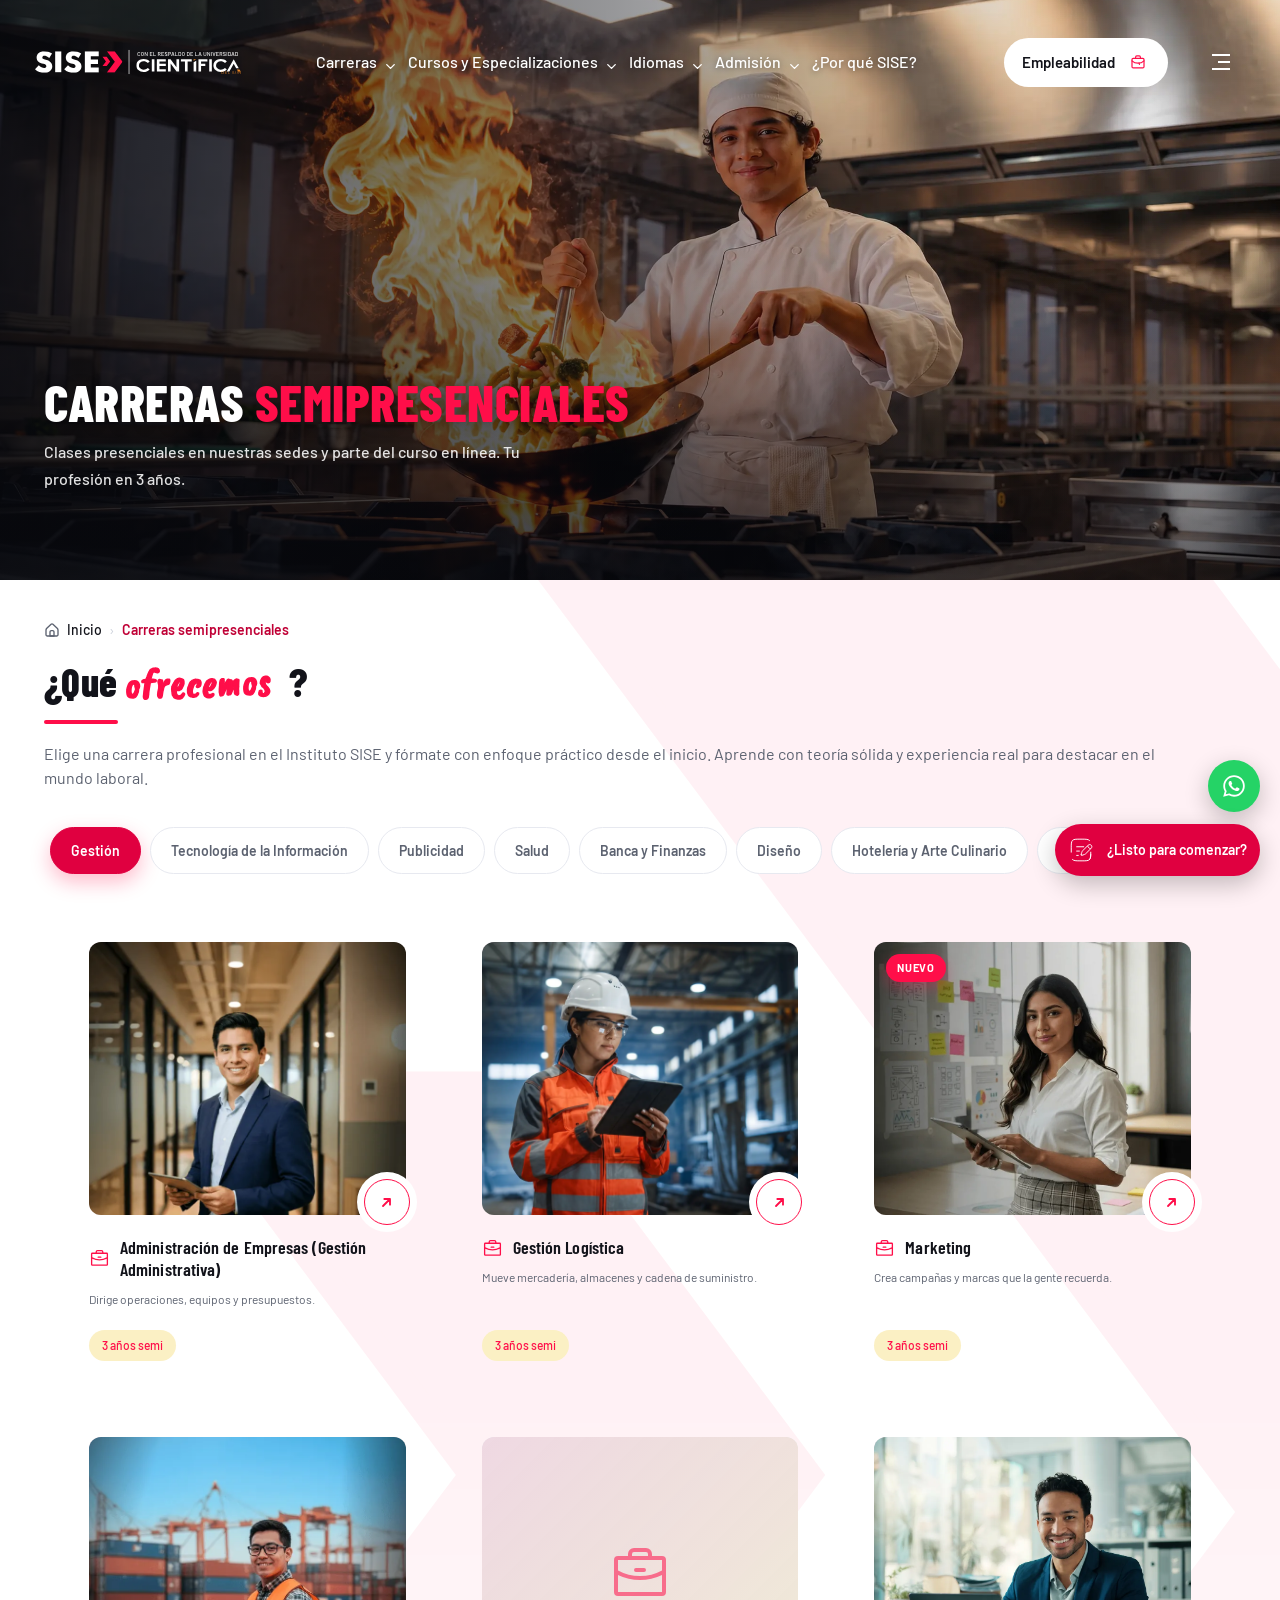
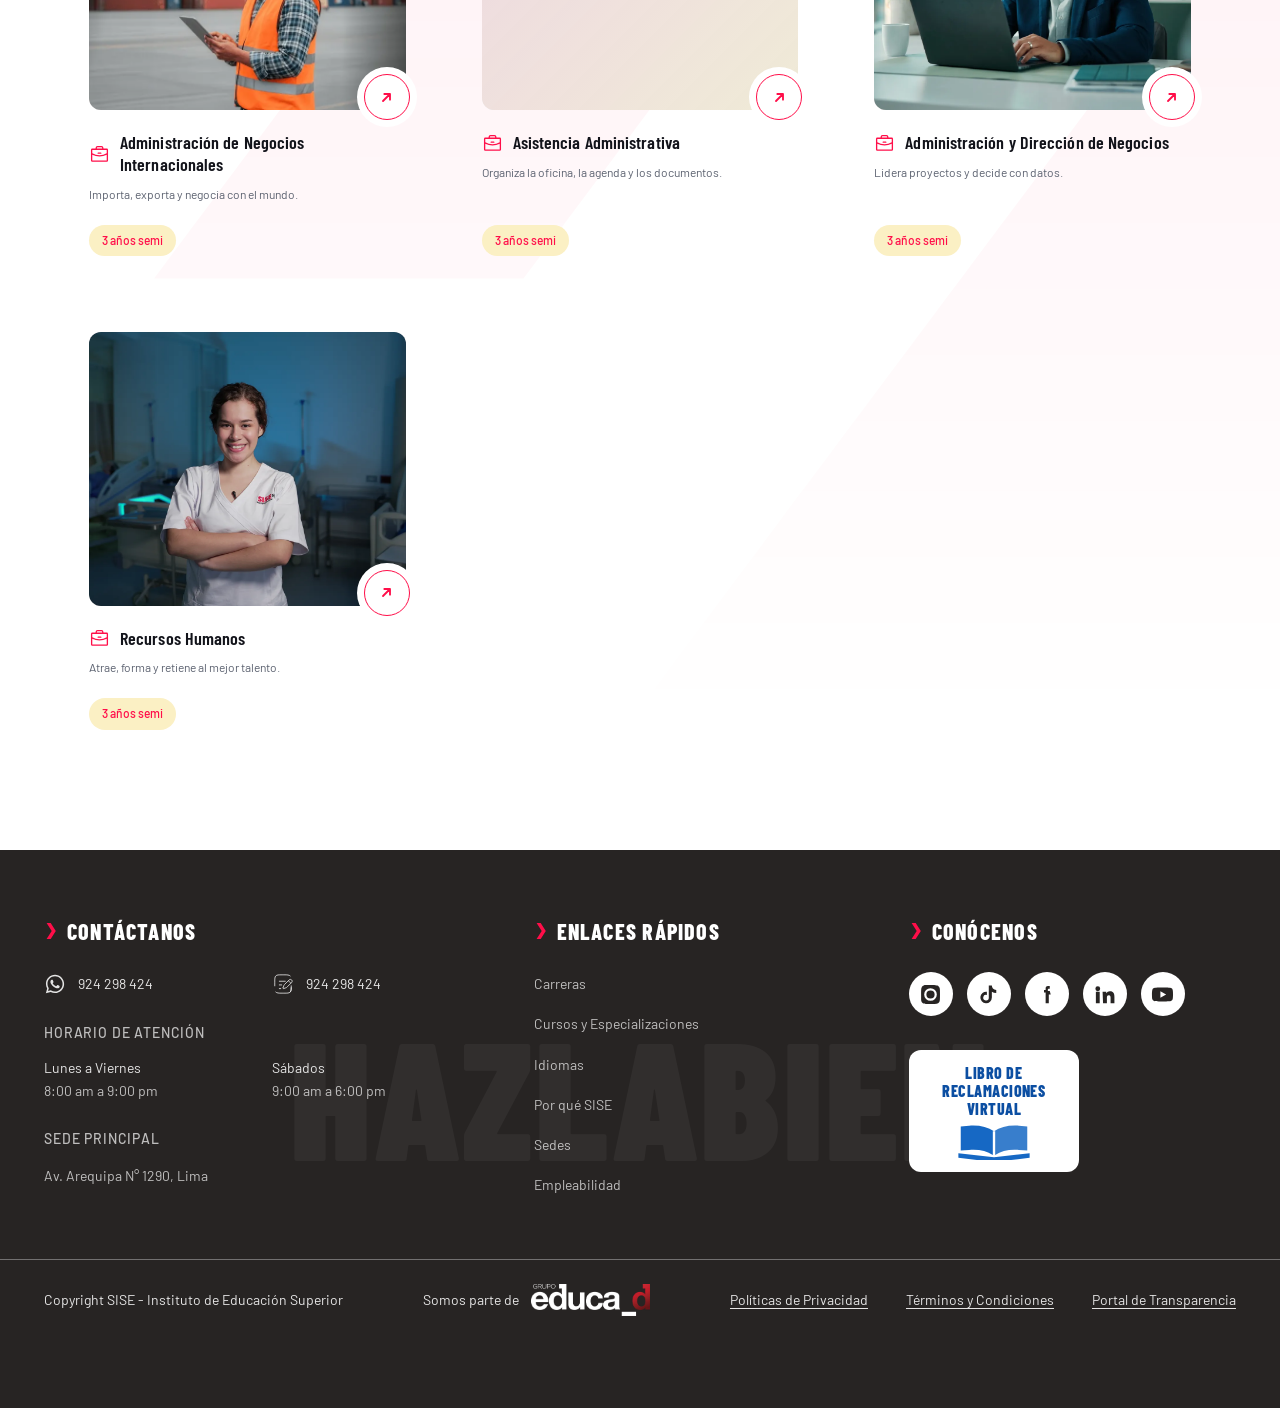
<file: carreras-semipresenciales.html>
<!doctype html>
<html lang="es">
<head>
<meta charset="UTF-8">
<meta name="robots" content="noindex, nofollow">
<meta name="viewport" content="width=device-width, initial-scale=1.0">
<title>SISE · Carreras Semipresenciales</title>
<meta name="description" content="Instituto Superior SISE. Más de 24 carreras profesionales semipresenciales y 100% virtuales. 12 sedes en Lima y Callao. 40 años formando profesionales.">
<meta name="theme-color" content="#FF0E49">

<link rel="icon" type="image/svg+xml" href="assets/img/favicon.svg?v=799">
<link rel="icon" type="image/png" sizes="32x32" href="assets/img/favicon-32.png">
<link rel="apple-touch-icon" href="assets/img/apple-touch-icon.png">


<link rel="preload" as="font" type="font/woff2" crossorigin href="assets/fonts/barlow-400.woff2">
<link rel="preload" as="font" type="font/woff2" crossorigin href="assets/fonts/barlow-condensed-800.woff2">
<link rel="preload" as="image" href="assets/img/banner-semipresencial.webp">
<link rel="stylesheet" href="assets/css/style.css?v=799">
</head>
<body>
<header class="site-header" id="siteHeader">
  <div class="header-shell">
    <div class="nav-pill">
      <a class="brand" href="#inicio" aria-label="SISE — Instituto Superior, avalado por la Universidad Científica del Sur">
        <span class="brand-logo" data-ico="logo-respaldo" aria-hidden="true"></span>
      </a>

      <nav class="main-nav" id="mainNav" aria-label="Navegación principal"></nav>

      <a class="btn-empleo" href="#">
        Empleabilidad
        <span class="lottie" data-lottie="assets/anim/empleabilidad.json" aria-hidden="true"></span>
      </a>

      <button class="burger" id="burger" aria-label="Abrir menú" aria-expanded="false" aria-controls="mobileMenu">
        <span class="burger-abrir" data-ico="menu" aria-hidden="true"></span>
        <svg class="burger-cerrar" viewBox="0 0 24 24" aria-hidden="true"><path d="M5 5l14 14M19 5L5 19" fill="none" stroke="currentColor" stroke-width="2.2" stroke-linecap="round"/></svg>
      </button>
    </div>
  </div>
</header>

<!-- Menú desplegado (lo abre la hamburguesa) -->
<aside class="site-menu" id="mobileMenu" aria-hidden="true" aria-label="Men&uacute; principal">
  <div class="sm-sheet">
    <span class="sm-deco" aria-hidden="true">
      <span class="sm-deco-1" data-ico="chevron-doble"></span>
    </span>

    <div class="sm-top">
      <a class="sm-brand" href="index.html" aria-label="SISE &mdash; Instituto Superior, avalado por la Universidad Cient&iacute;fica del Sur">
        <span class="sm-brand-logo" data-ico="logo-respaldo" aria-hidden="true"></span>
      </a>
      <button class="menu-close" id="menuClose" type="button" aria-label="Cerrar men&uacute;">
        <svg viewBox="0 0 24 24" aria-hidden="true"><path d="M5 5l14 14M19 5L5 19" fill="none" stroke="currentColor" stroke-width="2.4" stroke-linecap="round"/></svg>
      </button>
    </div>


    <div class="sm-body">
      <nav class="sm-cols" id="menuNav" aria-label="Mapa del sitio"></nav>
      <div class="sm-side" id="menuSide"></div>
    </div>

    <div class="sm-foot">
      <div class="sm-contacto" id="menuContacto"></div>
      <ul class="sm-social" id="menuRedes"></ul>
    </div>
  </div>
</aside>


<main id="main">

<!-- ============ BANNER ============ -->
<section class="car-hero car-hero--hub">
  <div class="car-hero-bg" style="background-image:url('assets/img/banner-semipresencial.webp')"></div>
  <div class="car-hero-veil"></div>
  <div class="shell car-hero-inner">
    <h1 class="car-hero-title">Carreras <em>Semipresenciales</em></h1>
    <p class="car-hero-sub">Clases presenciales en nuestras sedes y parte del curso en l&iacute;nea. Tu profesi&oacute;n en 3 a&ntilde;os.</p>
  </div>
</section>

<section class="section carreras oferta-page oferta-page--hero" id="oferta">
  <div class="bg-chevron" data-ico="chevron-doble" aria-hidden="true"></div>
  <div class="shell">
    <header class="oferta-intro reveal">
      <nav class="crumb crumb--ruta" aria-label="Ruta">
        <a href="index.html"><span class="crumb-ico" data-ico="home" aria-hidden="true"></span>Inicio</a>
        <span class="sep" aria-hidden="true">&rsaquo;</span>
        <span class="crumb-now">Carreras semipresenciales</span>
      </nav>
      <h2 class="section-title">&iquest;Qu&eacute; <em>ofrecemos</em>?</h2>
      <p class="oferta-texto">Elige una carrera profesional en el Instituto SISE y f&oacute;rmate con enfoque pr&aacute;ctico desde el inicio. Aprende con teor&iacute;a s&oacute;lida y experiencia real para destacar en el mundo laboral.</p>
    </header>
    <div class="chips reveal" role="tablist" aria-label="Filtrar por area" id="areaChips" data-todas="Todas" data-todas-final></div>
    <div class="career-grid reveal reveal-stagger" id="careerGrid" data-tipo="carreras" data-modalidad="Semipresencial"></div>
  </div>
</section>
</main>

<footer class="site-footer" id="contacto">
  <span class="footer-mark" aria-hidden="true">HAZLABIEN</span>

  <div class="shell footer-grid reveal reveal-stagger">
    <div class="fcol fcol-contacto">
      <h3 class="fcol-title"><span class="chev" data-ico="chevron-simple" aria-hidden="true"></span>Contáctanos</h3>

      <ul class="tel-list">
        <li><span data-ico="whatsapp" aria-hidden="true"></span><a href="https://wa.me/51924298424" target="_blank" rel="noopener">924 298 424</a></li>
        <li><span data-ico="telefono" aria-hidden="true"></span><a href="tel:+51924298424">924 298 424</a></li>
      </ul>

      <p class="fcol-sub">Horario de atención</p>
      <ul class="horario">
        <li><strong>Lunes a Viernes</strong><span>8:00 am a 9:00 pm</span></li>
        <li><strong>Sábados</strong><span>9:00 am a 6:00 pm</span></li>
      </ul>

      <p class="fcol-sub">Sede principal</p>
      <p class="fcol-text">Av. Arequipa N° 1290, Lima</p>
    </div>

    <div class="fcol">
      <h3 class="fcol-title"><span class="chev" data-ico="chevron-simple" aria-hidden="true"></span>Enlaces rápidos</h3>
      <ul class="fcol-list">
        <li><a href="index.html#carreras">Carreras</a></li>
        <li><a href="cursos.html">Cursos y Especializaciones</a></li>
        <li><a href="idiomas.html">Idiomas</a></li>
        <li><a href="por-que-sise.html">Por qué SISE</a></li>
        <li><a href="index.html#sedes">Sedes</a></li>
        <li><a href="#">Empleabilidad</a></li>
      </ul>
    </div>

    <div class="fcol">
      <h3 class="fcol-title"><span class="chev" data-ico="chevron-simple" aria-hidden="true"></span>Conócenos</h3>
      <ul class="social">
        <li><a href="#" aria-label="Instagram"><svg viewBox="0 0 24 24"><path fill="currentColor" d="M12 2.2c3.2 0 3.6 0 4.9.07 1.2.05 1.8.25 2.2.42.6.22 1 .48 1.4.9.4.4.7.8.9 1.4.2.4.4 1 .4 2.2.1 1.3.1 1.7.1 4.9s0 3.6-.1 4.9c0 1.2-.2 1.8-.4 2.2-.2.6-.5 1-.9 1.4-.4.4-.8.7-1.4.9-.4.2-1 .4-2.2.4-1.3.1-1.7.1-4.9.1s-3.6 0-4.9-.1c-1.2 0-1.8-.2-2.2-.4-.6-.2-1-.5-1.4-.9-.4-.4-.7-.8-.9-1.4-.2-.4-.4-1-.4-2.2C2.2 15.6 2.2 15.2 2.2 12s0-3.6.1-4.9c0-1.2.2-1.8.4-2.2.2-.6.5-1 .9-1.4.4-.4.8-.7 1.4-.9.4-.2 1-.4 2.2-.4C8.4 2.2 8.8 2.2 12 2.2m0 3.2A6.6 6.6 0 1 0 18.6 12 6.6 6.6 0 0 0 12 5.4m0 10.9A4.3 4.3 0 1 1 16.3 12 4.3 4.3 0 0 1 12 16.3m6.9-11a1.5 1.5 0 1 1-1.6-1.6 1.5 1.5 0 0 1 1.6 1.6"/></svg></a></li>
        <li><a href="#" aria-label="TikTok"><svg viewBox="0 0 24 24"><path fill="currentColor" d="M16.6 5.8a4.8 4.8 0 0 1-1.1-3.1h-3.2v12.6a2.9 2.9 0 1 1-2-2.8V9.2a6 6 0 1 0 5.2 6V9a7.9 7.9 0 0 0 4.6 1.5V7.3a4.7 4.7 0 0 1-3.5-1.5"/></svg></a></li>
        <li><a href="#" aria-label="Facebook"><svg viewBox="0 0 24 24"><path fill="currentColor" d="M15.4 8.4h-2v-1.6c0-.7.5-.9.8-.9h1.2V3.1L13.6 3c-2 0-2.5 1.5-2.5 2.5v1.9H9.4v2.6h1.7V21h3.3v-8.9h2z"/></svg></a></li>
        <li><a href="#" aria-label="LinkedIn"><svg viewBox="0 0 24 24"><path fill="currentColor" d="M4.98 3.5A2.5 2.5 0 1 0 5 8.5a2.5 2.5 0 0 0 0-5M3 9h4v12H3zM10 9h3.8v1.7h.05a4.2 4.2 0 0 1 3.75-2c4 0 4.75 2.6 4.75 6V21h-4v-5.3c0-1.3 0-2.9-1.8-2.9s-2.05 1.4-2.05 2.8V21h-4z"/></svg></a></li>
        <li><a href="#" aria-label="YouTube"><svg viewBox="0 0 24 24"><path fill="currentColor" d="M23 12s0-3.4-.4-5a2.6 2.6 0 0 0-1.8-1.8C19.2 4.7 12 4.7 12 4.7s-7.2 0-8.8.5A2.6 2.6 0 0 0 1.4 7C1 8.6 1 12 1 12s0 3.4.4 5a2.6 2.6 0 0 0 1.8 1.8c1.6.5 8.8.5 8.8.5s7.2 0 8.8-.5a2.6 2.6 0 0 0 1.8-1.8c.4-1.6.4-5 .4-5M9.8 15.3V8.7l6 3.3z"/></svg></a></li>
      </ul>

      <a class="reclamaciones" href="#" target="_blank" rel="noopener" aria-label="Libro de Reclamaciones Virtual">
        <span class="rec-txt">Libro de<br>Reclamaciones<br>Virtual</span>
        <svg class="rec-book" viewBox="0 0 64 30" aria-hidden="true">
          <path fill="currentColor" d="M32 6.2C26.6 2.4 19.4.8 11 1.4L4 2v20.4l7-.6c8-.7 14.9.8 20 4.4V6.2Z"/>
          <path fill="currentColor" d="M32 6.2c5.4-3.8 12.6-5.4 21-4.8l7 .6v20.4l-7-.6c-8-.7-14.9.8-20 4.4V6.2Z" opacity=".85"/>
          <path fill="currentColor" d="M2 24.6 32 28l30-3.4v3.9L32 32 2 28.5Z"/>
        </svg>
      </a>
    </div>
  </div>

  <div class="footer-bar">
    <div class="shell footer-bar-inner">
      <p>Copyright SISE - Instituto de Educación Superior</p>
      <p class="footer-educad">Somos parte de <img src="assets/img/logo-grupo-educad.webp" alt="Grupo Educa_d" width="118" height="32" loading="lazy"></p>
      <nav aria-label="Enlaces legales">
        <a href="politica-de-privacidad.html">Políticas de Privacidad</a>
        <a href="#">Términos y Condiciones</a>
        <a href="portal-de-transparencia.html">Portal de Transparencia</a>
      </nav>
    </div>
  </div>
</footer>
<!-- Formulario emergente y botones flotantes -->
<div class="form-velo" id="formVelo" hidden></div>
<div class="floaters">
  <div class="wa-caja">
    <div class="wa-menu" id="waMenu" role="menu" aria-label="Elige con qui&eacute;n hablar" hidden></div>
    <button class="floater floater-wa" id="abrirWa" type="button" aria-haspopup="true" aria-expanded="false" aria-controls="waMenu" aria-label="Escr&iacute;benos por WhatsApp">
      <span data-ico="whatsapp" aria-hidden="true"></span>
    </button>
  </div>
  <a class="floater floater-call" href="tel:+5116255656" aria-label="Ll&aacute;manos"><span data-ico="telefono" aria-hidden="true"></span></a>
  <button class="floater floater-form" id="abrirForm" type="button" aria-expanded="false">
    <span class="floater-ico" data-ico="telefono" aria-hidden="true"></span>
    <span class="floater-txt" id="txtRegistro"></span>
  </button>
</div>

<script src="assets/js/icons.js?v=799"></script>
<script src="assets/js/data.js?v=799"></script>
<script src="assets/js/main.js?v=799"></script>

</body>
</html>
</file>
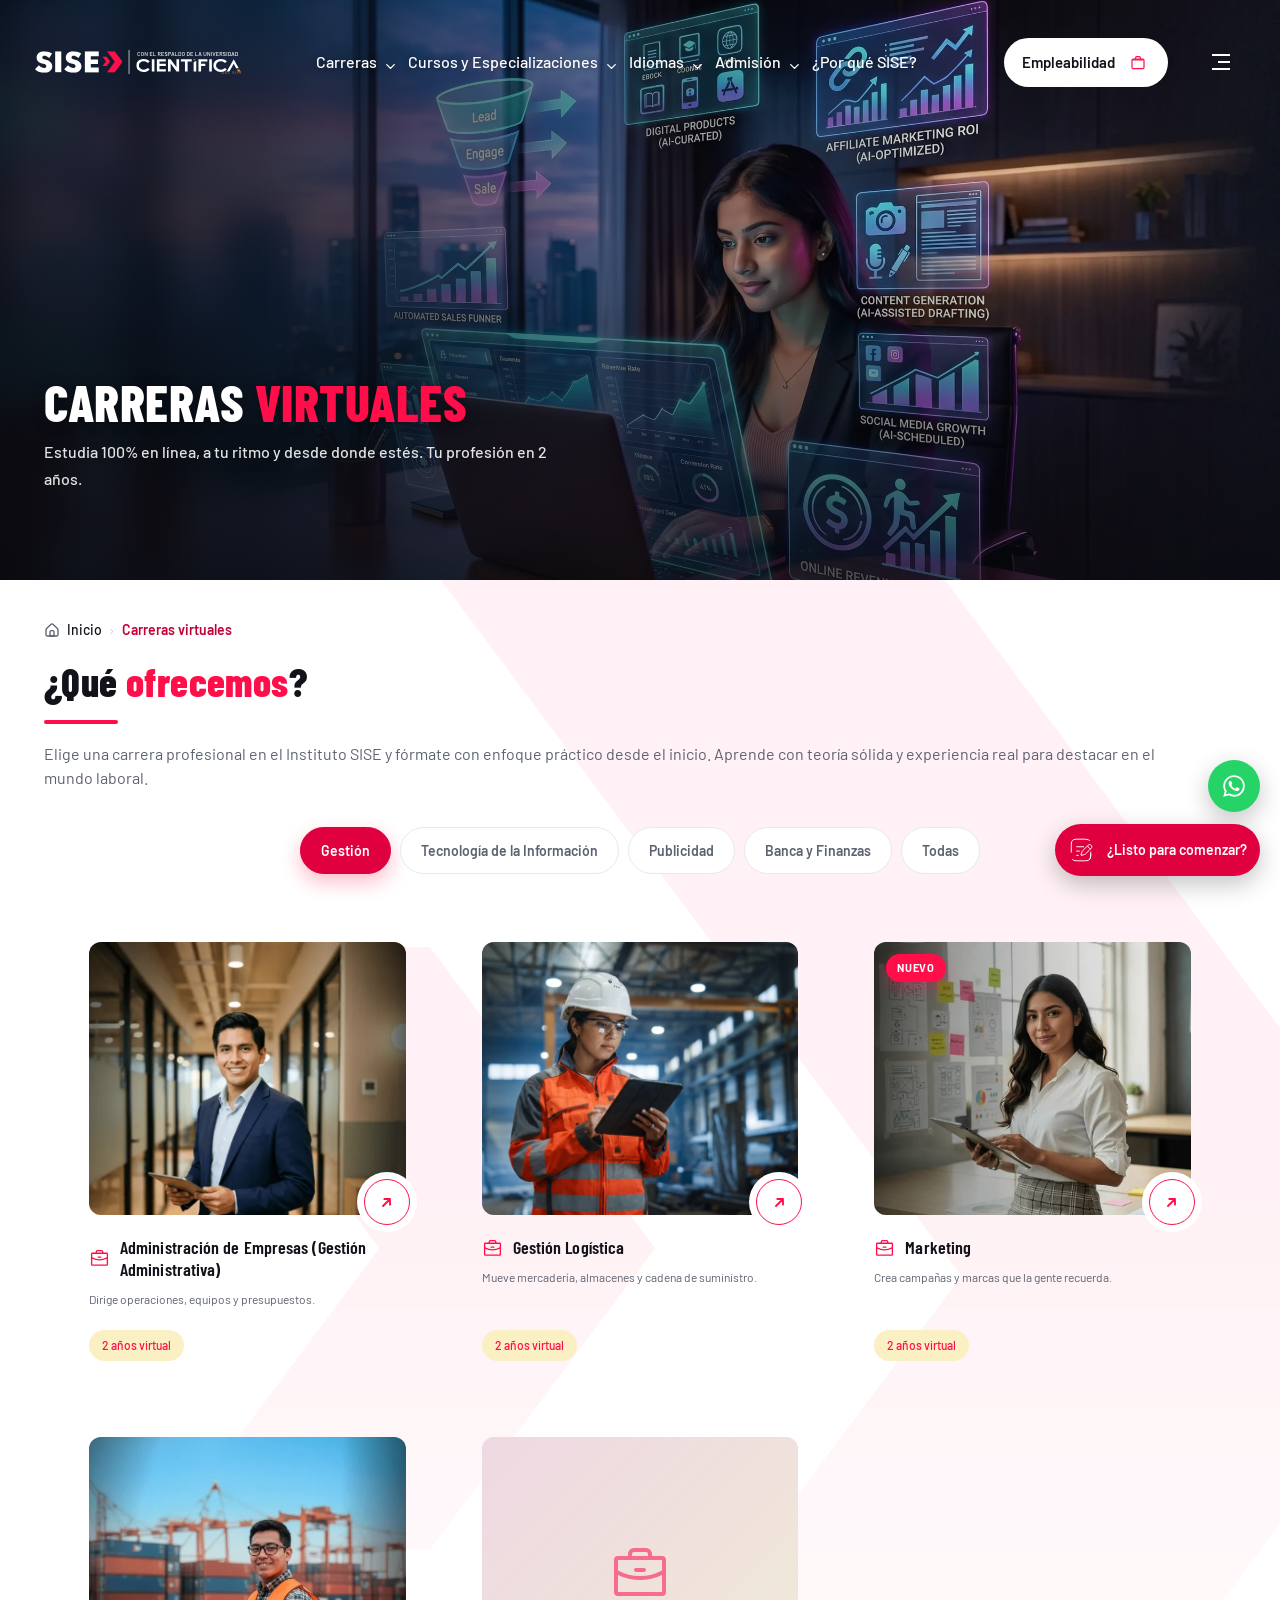
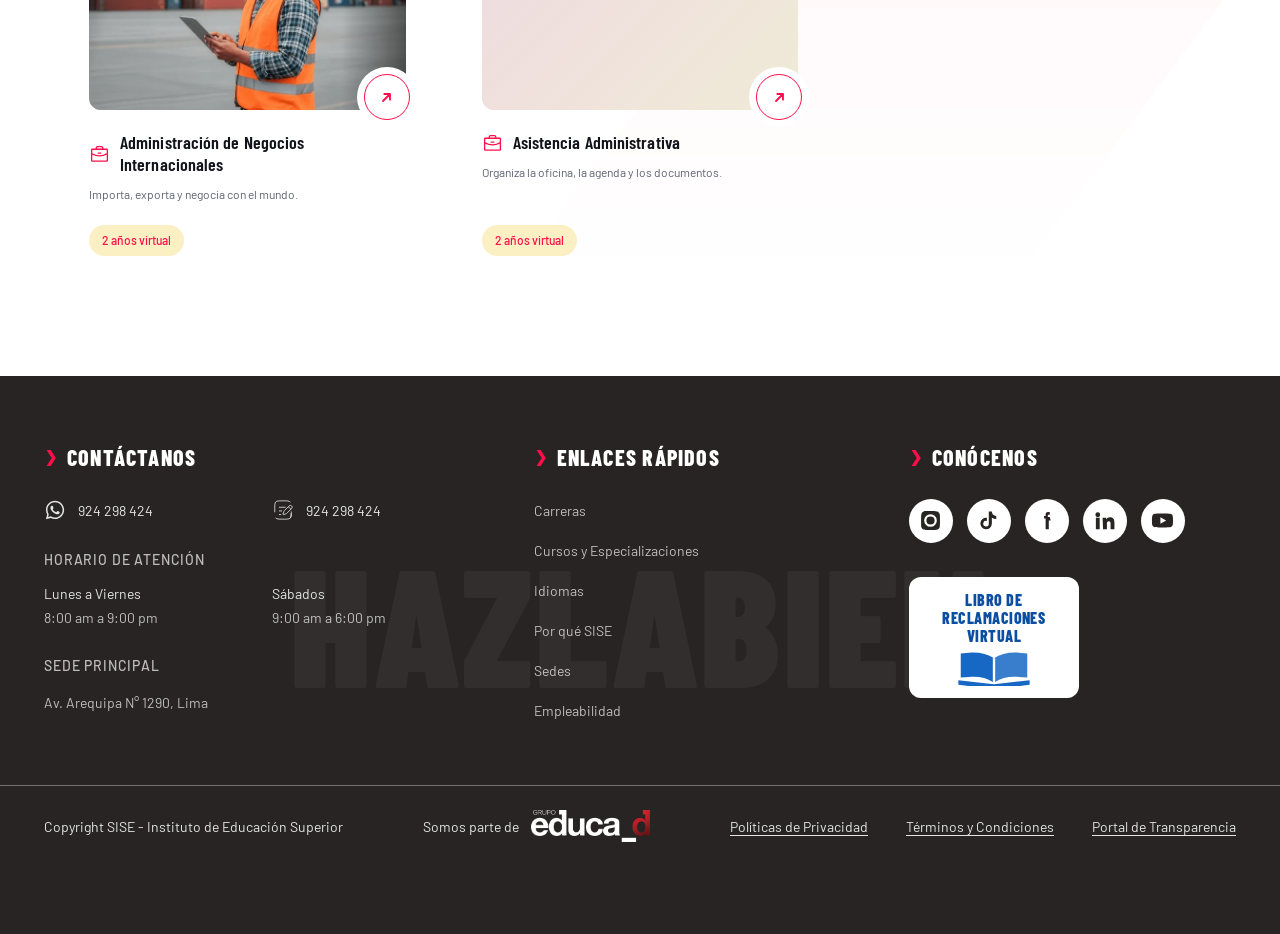
<file: carreras-virtuales.html>
<!doctype html>
<html lang="es">
<head>
<meta charset="UTF-8">
<meta name="robots" content="noindex, nofollow">
<meta name="viewport" content="width=device-width, initial-scale=1.0">
<title>SISE · Carreras Virtuales</title>
<meta name="description" content="Instituto Superior SISE. Más de 24 carreras profesionales semipresenciales y 100% virtuales. 12 sedes en Lima y Callao. 40 años formando profesionales.">
<meta name="theme-color" content="#FF0E49">

<link rel="icon" type="image/svg+xml" href="assets/img/favicon.svg?v=799">
<link rel="icon" type="image/png" sizes="32x32" href="assets/img/favicon-32.png">
<link rel="apple-touch-icon" href="assets/img/apple-touch-icon.png">


<link rel="preload" as="font" type="font/woff2" crossorigin href="assets/fonts/barlow-400.woff2">
<link rel="preload" as="font" type="font/woff2" crossorigin href="assets/fonts/barlow-condensed-800.woff2">
<link rel="preload" as="image" href="assets/img/banner-virtual.webp">
<link rel="stylesheet" href="assets/css/style.css?v=799">
</head>
<body>
<header class="site-header" id="siteHeader">
  <div class="header-shell">
    <div class="nav-pill">
      <a class="brand" href="#inicio" aria-label="SISE — Instituto Superior, avalado por la Universidad Científica del Sur">
        <span class="brand-logo" data-ico="logo-respaldo" aria-hidden="true"></span>
      </a>

      <nav class="main-nav" id="mainNav" aria-label="Navegación principal"></nav>

      <a class="btn-empleo" href="#">
        Empleabilidad
        <span class="lottie" data-lottie="assets/anim/empleabilidad.json" aria-hidden="true"></span>
      </a>

      <button class="burger" id="burger" aria-label="Abrir menú" aria-expanded="false" aria-controls="mobileMenu">
        <span class="burger-abrir" data-ico="menu" aria-hidden="true"></span>
        <svg class="burger-cerrar" viewBox="0 0 24 24" aria-hidden="true"><path d="M5 5l14 14M19 5L5 19" fill="none" stroke="currentColor" stroke-width="2.2" stroke-linecap="round"/></svg>
      </button>
    </div>
  </div>
</header>

<!-- Menú desplegado (lo abre la hamburguesa) -->
<aside class="site-menu" id="mobileMenu" aria-hidden="true" aria-label="Men&uacute; principal">
  <div class="sm-sheet">
    <span class="sm-deco" aria-hidden="true">
      <span class="sm-deco-1" data-ico="chevron-doble"></span>
    </span>

    <div class="sm-top">
      <a class="sm-brand" href="index.html" aria-label="SISE &mdash; Instituto Superior, avalado por la Universidad Cient&iacute;fica del Sur">
        <span class="sm-brand-logo" data-ico="logo-respaldo" aria-hidden="true"></span>
      </a>
      <button class="menu-close" id="menuClose" type="button" aria-label="Cerrar men&uacute;">
        <svg viewBox="0 0 24 24" aria-hidden="true"><path d="M5 5l14 14M19 5L5 19" fill="none" stroke="currentColor" stroke-width="2.4" stroke-linecap="round"/></svg>
      </button>
    </div>


    <div class="sm-body">
      <nav class="sm-cols" id="menuNav" aria-label="Mapa del sitio"></nav>
      <div class="sm-side" id="menuSide"></div>
    </div>

    <div class="sm-foot">
      <div class="sm-contacto" id="menuContacto"></div>
      <ul class="sm-social" id="menuRedes"></ul>
    </div>
  </div>
</aside>


<main id="main">

<!-- ============ BANNER ============ -->
<section class="car-hero car-hero--hub">
  <div class="car-hero-bg" style="background-image:url('assets/img/banner-virtual.webp')"></div>
  <div class="car-hero-veil"></div>
  <div class="shell car-hero-inner">
    <h1 class="car-hero-title">Carreras <em>Virtuales</em></h1>
    <p class="car-hero-sub">Estudia 100% en l&iacute;nea, a tu ritmo y desde donde est&eacute;s. Tu profesi&oacute;n en 2 a&ntilde;os.</p>
  </div>
</section>

<section class="section carreras oferta-page oferta-page--hero" id="oferta">
  <div class="bg-chevron" data-ico="chevron-doble" aria-hidden="true"></div>
  <div class="shell">
    <header class="oferta-intro reveal">
      <nav class="crumb crumb--ruta" aria-label="Ruta">
        <a href="index.html"><span class="crumb-ico" data-ico="home" aria-hidden="true"></span>Inicio</a>
        <span class="sep" aria-hidden="true">&rsaquo;</span>
        <span class="crumb-now">Carreras virtuales</span>
      </nav>
      <h2 class="section-title">&iquest;Qu&eacute; <em>ofrecemos</em>?</h2>
      <p class="oferta-texto">Elige una carrera profesional en el Instituto SISE y f&oacute;rmate con enfoque pr&aacute;ctico desde el inicio. Aprende con teor&iacute;a s&oacute;lida y experiencia real para destacar en el mundo laboral.</p>
    </header>
    <div class="chips reveal" role="tablist" aria-label="Filtrar por area" id="areaChips" data-todas="Todas" data-todas-final></div>
    <div class="career-grid reveal reveal-stagger" id="careerGrid" data-tipo="carreras" data-modalidad="Virtual"></div>
  </div>
</section>
</main>

<footer class="site-footer" id="contacto">
  <span class="footer-mark" aria-hidden="true">HAZLABIEN</span>

  <div class="shell footer-grid reveal reveal-stagger">
    <div class="fcol fcol-contacto">
      <h3 class="fcol-title"><span class="chev" data-ico="chevron-simple" aria-hidden="true"></span>Contáctanos</h3>

      <ul class="tel-list">
        <li><span data-ico="whatsapp" aria-hidden="true"></span><a href="https://wa.me/51924298424" target="_blank" rel="noopener">924 298 424</a></li>
        <li><span data-ico="telefono" aria-hidden="true"></span><a href="tel:+51924298424">924 298 424</a></li>
      </ul>

      <p class="fcol-sub">Horario de atención</p>
      <ul class="horario">
        <li><strong>Lunes a Viernes</strong><span>8:00 am a 9:00 pm</span></li>
        <li><strong>Sábados</strong><span>9:00 am a 6:00 pm</span></li>
      </ul>

      <p class="fcol-sub">Sede principal</p>
      <p class="fcol-text">Av. Arequipa N° 1290, Lima</p>
    </div>

    <div class="fcol">
      <h3 class="fcol-title"><span class="chev" data-ico="chevron-simple" aria-hidden="true"></span>Enlaces rápidos</h3>
      <ul class="fcol-list">
        <li><a href="index.html#carreras">Carreras</a></li>
        <li><a href="cursos.html">Cursos y Especializaciones</a></li>
        <li><a href="idiomas.html">Idiomas</a></li>
        <li><a href="por-que-sise.html">Por qué SISE</a></li>
        <li><a href="index.html#sedes">Sedes</a></li>
        <li><a href="#">Empleabilidad</a></li>
      </ul>
    </div>

    <div class="fcol">
      <h3 class="fcol-title"><span class="chev" data-ico="chevron-simple" aria-hidden="true"></span>Conócenos</h3>
      <ul class="social">
        <li><a href="#" aria-label="Instagram"><svg viewBox="0 0 24 24"><path fill="currentColor" d="M12 2.2c3.2 0 3.6 0 4.9.07 1.2.05 1.8.25 2.2.42.6.22 1 .48 1.4.9.4.4.7.8.9 1.4.2.4.4 1 .4 2.2.1 1.3.1 1.7.1 4.9s0 3.6-.1 4.9c0 1.2-.2 1.8-.4 2.2-.2.6-.5 1-.9 1.4-.4.4-.8.7-1.4.9-.4.2-1 .4-2.2.4-1.3.1-1.7.1-4.9.1s-3.6 0-4.9-.1c-1.2 0-1.8-.2-2.2-.4-.6-.2-1-.5-1.4-.9-.4-.4-.7-.8-.9-1.4-.2-.4-.4-1-.4-2.2C2.2 15.6 2.2 15.2 2.2 12s0-3.6.1-4.9c0-1.2.2-1.8.4-2.2.2-.6.5-1 .9-1.4.4-.4.8-.7 1.4-.9.4-.2 1-.4 2.2-.4C8.4 2.2 8.8 2.2 12 2.2m0 3.2A6.6 6.6 0 1 0 18.6 12 6.6 6.6 0 0 0 12 5.4m0 10.9A4.3 4.3 0 1 1 16.3 12 4.3 4.3 0 0 1 12 16.3m6.9-11a1.5 1.5 0 1 1-1.6-1.6 1.5 1.5 0 0 1 1.6 1.6"/></svg></a></li>
        <li><a href="#" aria-label="TikTok"><svg viewBox="0 0 24 24"><path fill="currentColor" d="M16.6 5.8a4.8 4.8 0 0 1-1.1-3.1h-3.2v12.6a2.9 2.9 0 1 1-2-2.8V9.2a6 6 0 1 0 5.2 6V9a7.9 7.9 0 0 0 4.6 1.5V7.3a4.7 4.7 0 0 1-3.5-1.5"/></svg></a></li>
        <li><a href="#" aria-label="Facebook"><svg viewBox="0 0 24 24"><path fill="currentColor" d="M15.4 8.4h-2v-1.6c0-.7.5-.9.8-.9h1.2V3.1L13.6 3c-2 0-2.5 1.5-2.5 2.5v1.9H9.4v2.6h1.7V21h3.3v-8.9h2z"/></svg></a></li>
        <li><a href="#" aria-label="LinkedIn"><svg viewBox="0 0 24 24"><path fill="currentColor" d="M4.98 3.5A2.5 2.5 0 1 0 5 8.5a2.5 2.5 0 0 0 0-5M3 9h4v12H3zM10 9h3.8v1.7h.05a4.2 4.2 0 0 1 3.75-2c4 0 4.75 2.6 4.75 6V21h-4v-5.3c0-1.3 0-2.9-1.8-2.9s-2.05 1.4-2.05 2.8V21h-4z"/></svg></a></li>
        <li><a href="#" aria-label="YouTube"><svg viewBox="0 0 24 24"><path fill="currentColor" d="M23 12s0-3.4-.4-5a2.6 2.6 0 0 0-1.8-1.8C19.2 4.7 12 4.7 12 4.7s-7.2 0-8.8.5A2.6 2.6 0 0 0 1.4 7C1 8.6 1 12 1 12s0 3.4.4 5a2.6 2.6 0 0 0 1.8 1.8c1.6.5 8.8.5 8.8.5s7.2 0 8.8-.5a2.6 2.6 0 0 0 1.8-1.8c.4-1.6.4-5 .4-5M9.8 15.3V8.7l6 3.3z"/></svg></a></li>
      </ul>

      <a class="reclamaciones" href="#" target="_blank" rel="noopener" aria-label="Libro de Reclamaciones Virtual">
        <span class="rec-txt">Libro de<br>Reclamaciones<br>Virtual</span>
        <svg class="rec-book" viewBox="0 0 64 30" aria-hidden="true">
          <path fill="currentColor" d="M32 6.2C26.6 2.4 19.4.8 11 1.4L4 2v20.4l7-.6c8-.7 14.9.8 20 4.4V6.2Z"/>
          <path fill="currentColor" d="M32 6.2c5.4-3.8 12.6-5.4 21-4.8l7 .6v20.4l-7-.6c-8-.7-14.9.8-20 4.4V6.2Z" opacity=".85"/>
          <path fill="currentColor" d="M2 24.6 32 28l30-3.4v3.9L32 32 2 28.5Z"/>
        </svg>
      </a>
    </div>
  </div>

  <div class="footer-bar">
    <div class="shell footer-bar-inner">
      <p>Copyright SISE - Instituto de Educación Superior</p>
      <p class="footer-educad">Somos parte de <img src="assets/img/logo-grupo-educad.webp" alt="Grupo Educa_d" width="118" height="32" loading="lazy"></p>
      <nav aria-label="Enlaces legales">
        <a href="politica-de-privacidad.html">Políticas de Privacidad</a>
        <a href="#">Términos y Condiciones</a>
        <a href="portal-de-transparencia.html">Portal de Transparencia</a>
      </nav>
    </div>
  </div>
</footer>
<!-- Formulario emergente y botones flotantes -->
<div class="form-velo" id="formVelo" hidden></div>
<div class="floaters">
  <div class="wa-caja">
    <div class="wa-menu" id="waMenu" role="menu" aria-label="Elige con qui&eacute;n hablar" hidden></div>
    <button class="floater floater-wa" id="abrirWa" type="button" aria-haspopup="true" aria-expanded="false" aria-controls="waMenu" aria-label="Escr&iacute;benos por WhatsApp">
      <span data-ico="whatsapp" aria-hidden="true"></span>
    </button>
  </div>
  <a class="floater floater-call" href="tel:+5116255656" aria-label="Ll&aacute;manos"><span data-ico="telefono" aria-hidden="true"></span></a>
  <button class="floater floater-form" id="abrirForm" type="button" aria-expanded="false">
    <span class="floater-ico" data-ico="telefono" aria-hidden="true"></span>
    <span class="floater-txt" id="txtRegistro"></span>
  </button>
</div>

<script src="assets/js/icons.js?v=799"></script>
<script src="assets/js/data.js?v=799"></script>
<script src="assets/js/main.js?v=799"></script>

</body>
</html>
</file>
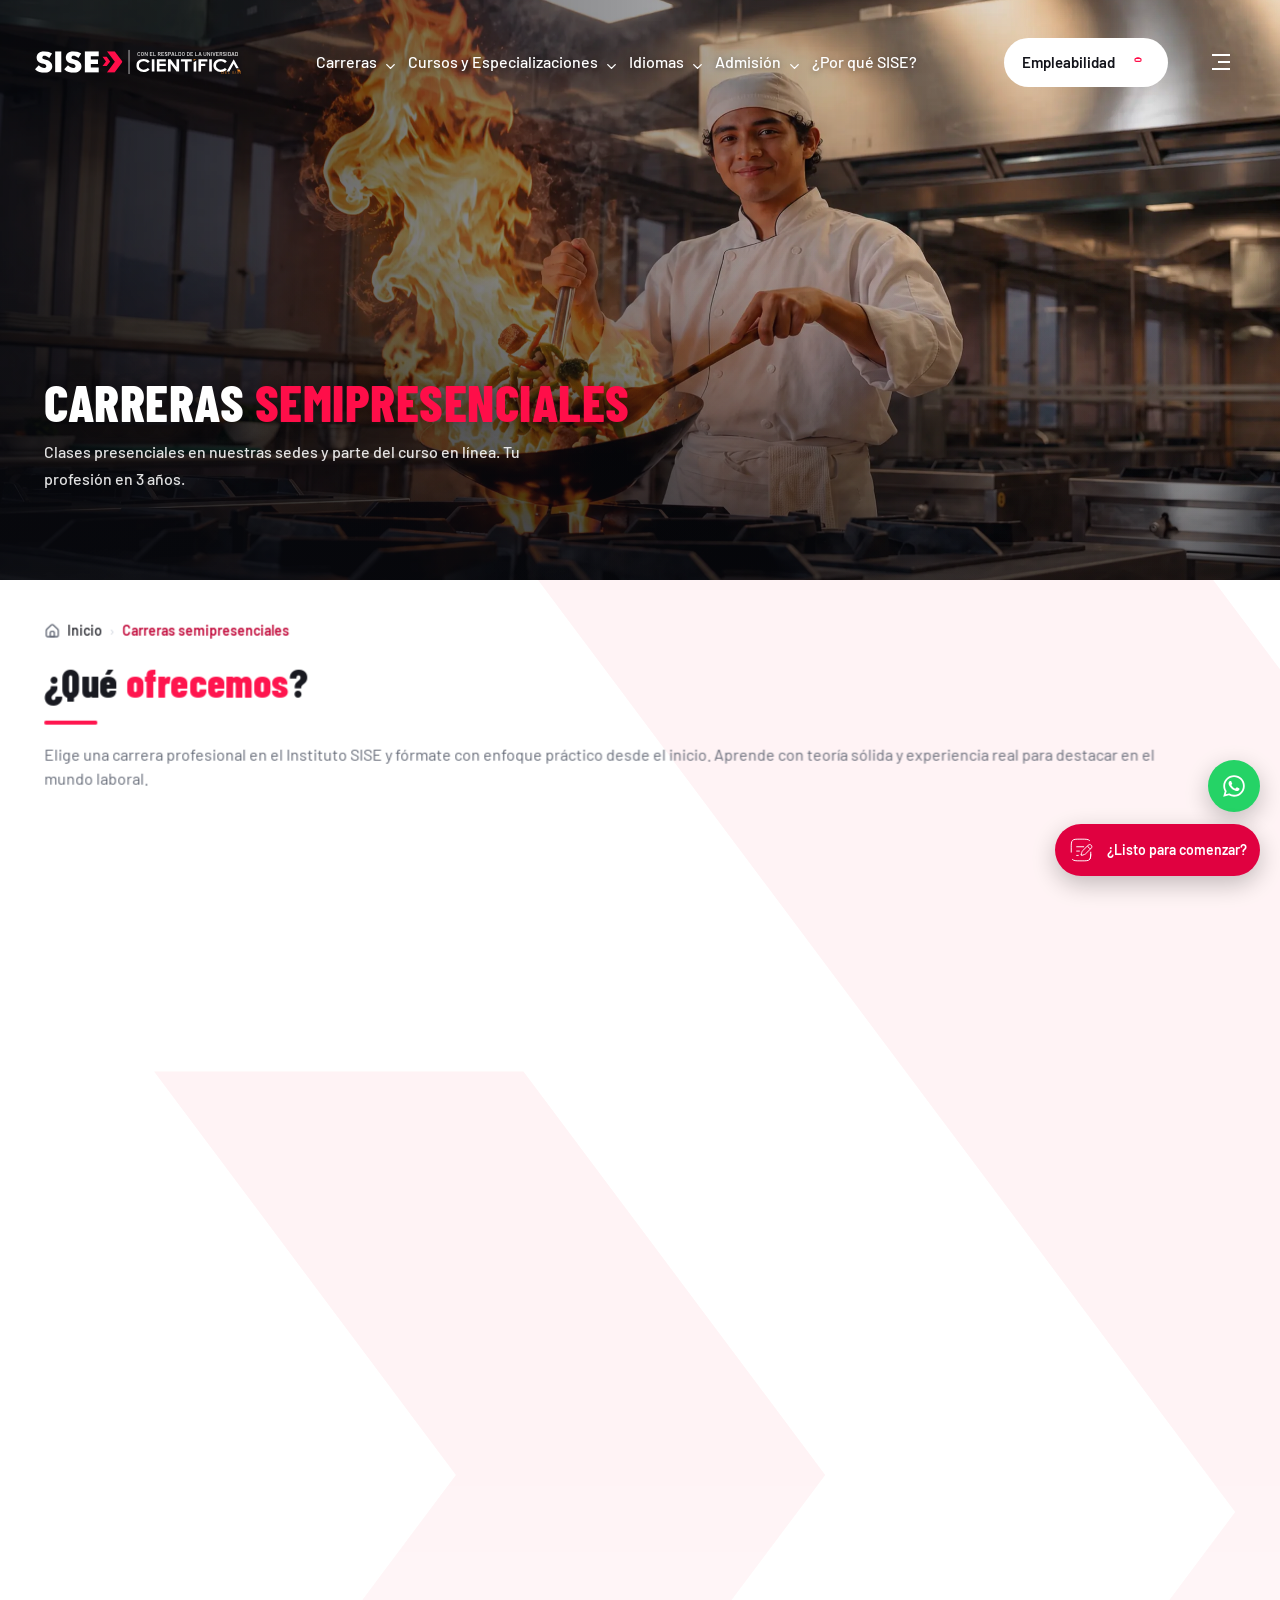
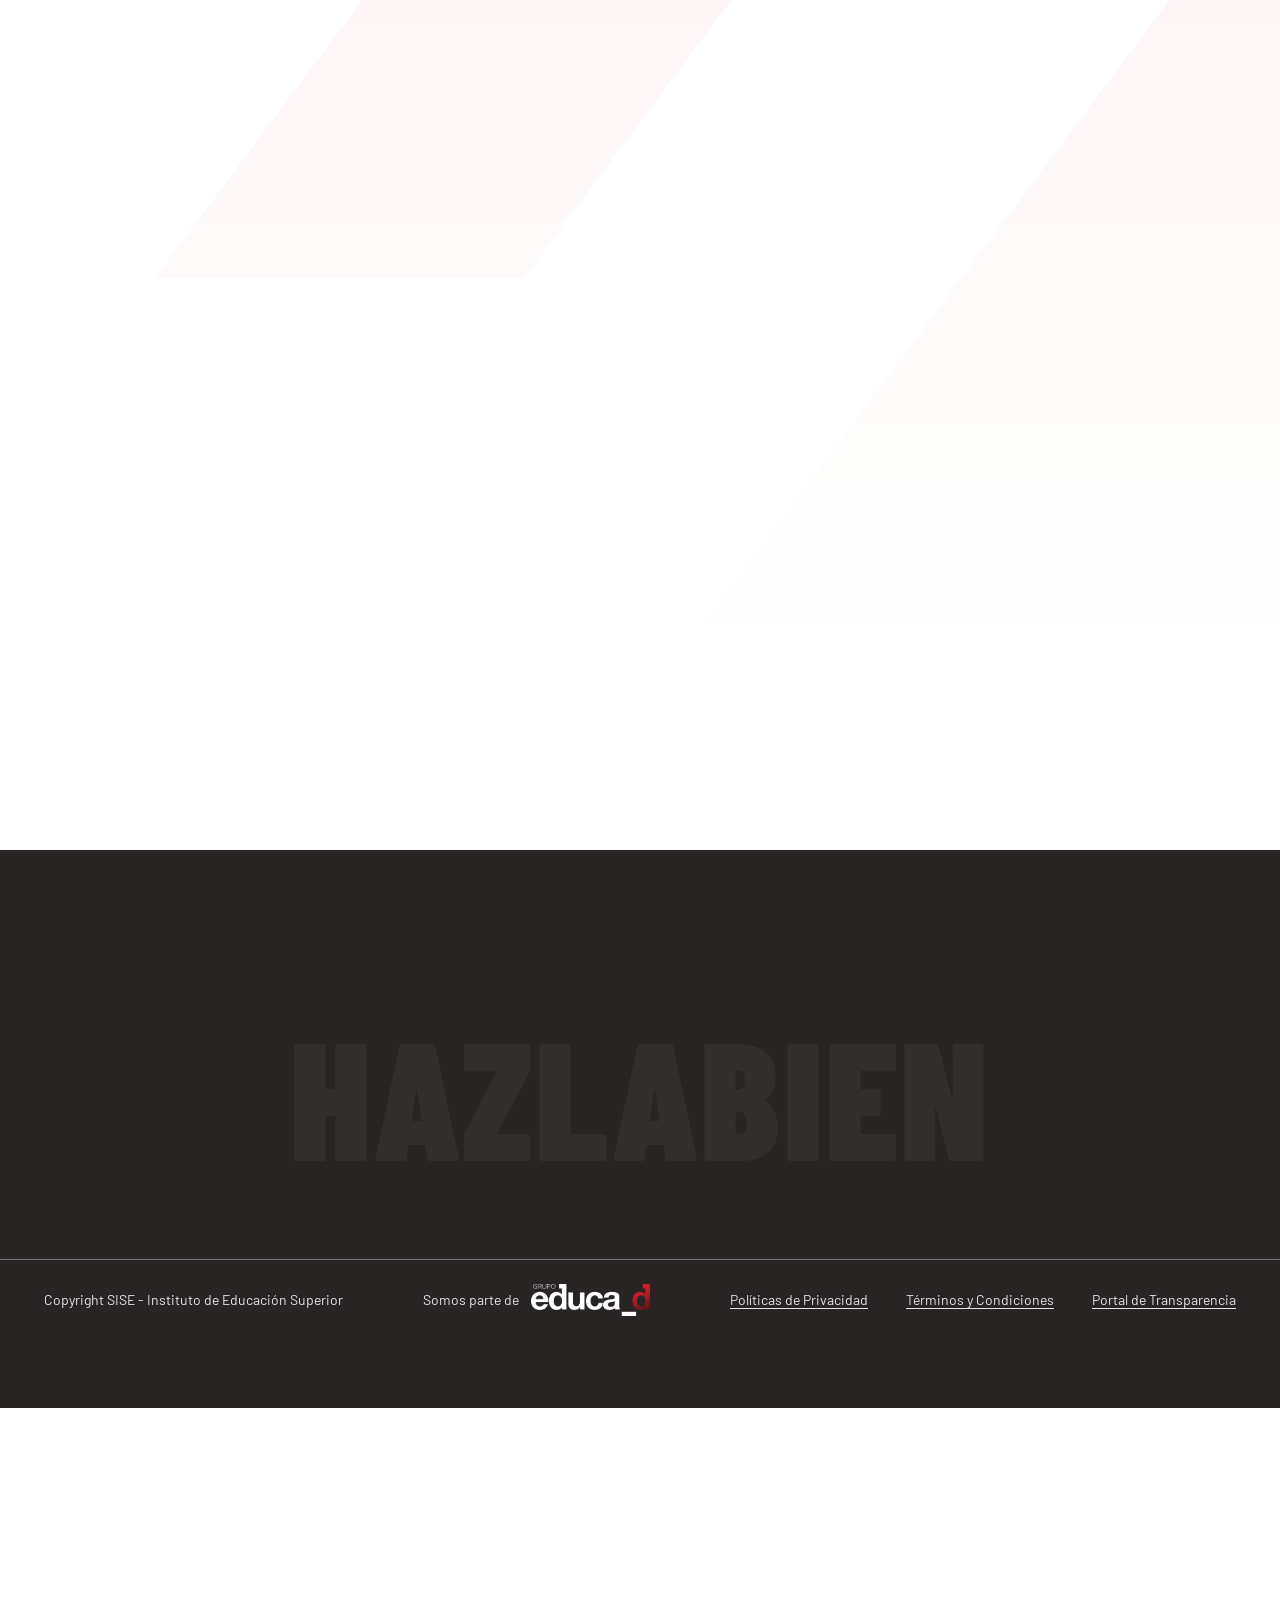
<file: carreras.html>
<!doctype html>
<html lang="es">
<head>
<meta charset="UTF-8">
<meta name="robots" content="noindex, nofollow">
<title>SISE · Carreras</title>
<!-- La pagina se dividio en dos por modalidad. Esta queda para que los
     enlaces antiguos no den error. -->
<meta http-equiv="refresh" content="0; url=carreras-semipresenciales.html">
<link rel="canonical" href="carreras-semipresenciales.html">
</head>
<body>
<p><a href="carreras-semipresenciales.html">Carreras semipresenciales</a> · <a href="carreras-virtuales.html">Carreras virtuales</a></p>
</body>
</html>
</file>
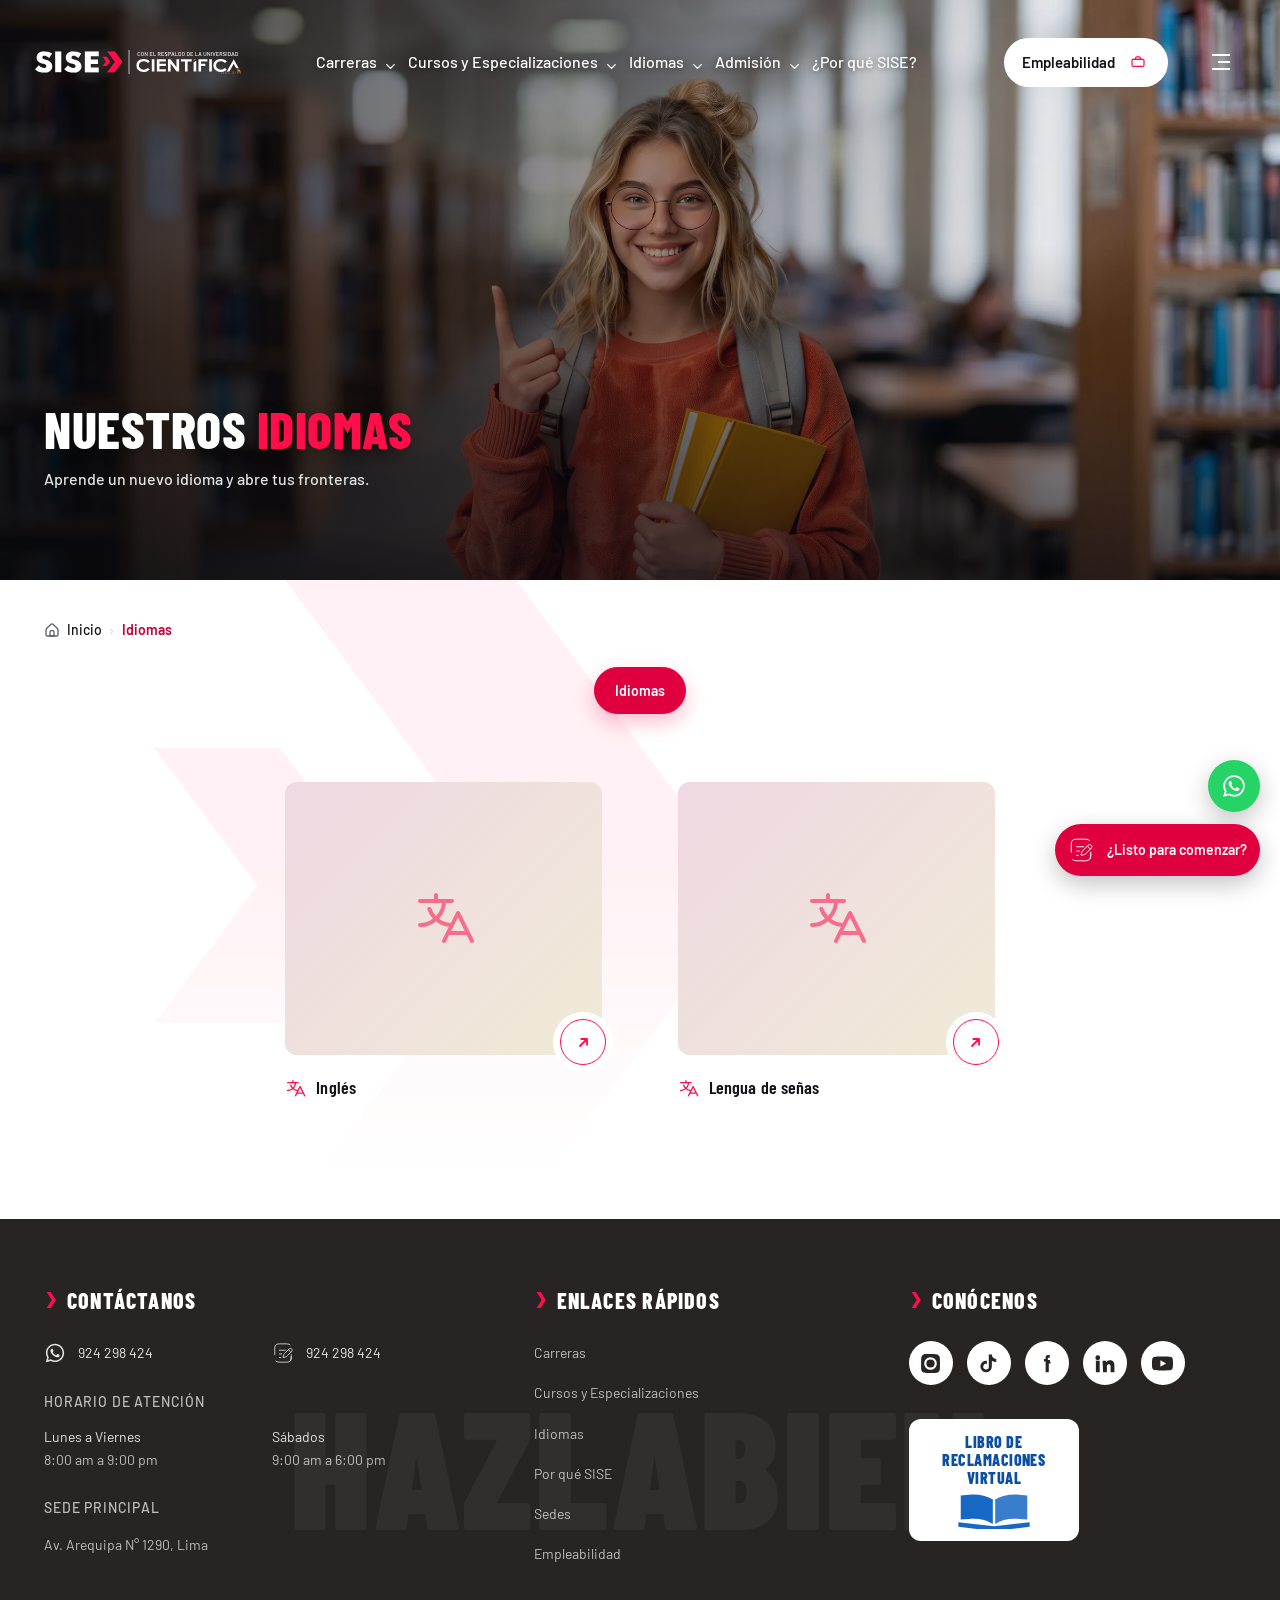
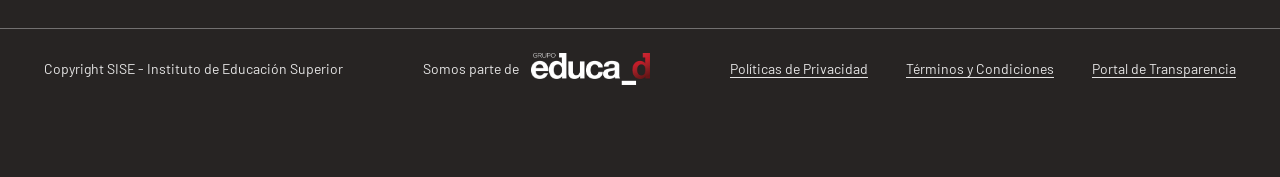
<file: idiomas.html>
<!doctype html>
<html lang="es">
<head>
<meta charset="UTF-8">
<meta name="robots" content="noindex, nofollow">
<meta name="viewport" content="width=device-width, initial-scale=1.0">
<title>SISE · Idiomas</title>
<meta name="description" content="Instituto Superior SISE. Más de 24 carreras profesionales semipresenciales y 100% virtuales. 12 sedes en Lima y Callao. 40 años formando profesionales.">
<meta name="theme-color" content="#FF0E49">

<link rel="icon" type="image/svg+xml" href="assets/img/favicon.svg?v=799">
<link rel="icon" type="image/png" sizes="32x32" href="assets/img/favicon-32.png">
<link rel="apple-touch-icon" href="assets/img/apple-touch-icon.png">


<link rel="preload" as="font" type="font/woff2" crossorigin href="assets/fonts/barlow-400.woff2">
<link rel="preload" as="font" type="font/woff2" crossorigin href="assets/fonts/barlow-condensed-800.woff2">
<link rel="preload" as="image" href="assets/img/banner-idiomas.webp">
<link rel="stylesheet" href="assets/css/style.css?v=799">
</head>
<body>
<header class="site-header" id="siteHeader">
  <div class="header-shell">
    <div class="nav-pill">
      <a class="brand" href="#inicio" aria-label="SISE — Instituto Superior, avalado por la Universidad Científica del Sur">
        <span class="brand-logo" data-ico="logo-respaldo" aria-hidden="true"></span>
      </a>

      <nav class="main-nav" id="mainNav" aria-label="Navegación principal"></nav>

      <a class="btn-empleo" href="#">
        Empleabilidad
        <span class="lottie" data-lottie="assets/anim/empleabilidad.json" aria-hidden="true"></span>
      </a>

      <button class="burger" id="burger" aria-label="Abrir menú" aria-expanded="false" aria-controls="mobileMenu">
        <span class="burger-abrir" data-ico="menu" aria-hidden="true"></span>
        <svg class="burger-cerrar" viewBox="0 0 24 24" aria-hidden="true"><path d="M5 5l14 14M19 5L5 19" fill="none" stroke="currentColor" stroke-width="2.2" stroke-linecap="round"/></svg>
      </button>
    </div>
  </div>
</header>

<!-- Menú desplegado (lo abre la hamburguesa) -->
<aside class="site-menu" id="mobileMenu" aria-hidden="true" aria-label="Men&uacute; principal">
  <div class="sm-sheet">
    <span class="sm-deco" aria-hidden="true">
      <span class="sm-deco-1" data-ico="chevron-doble"></span>
    </span>

    <div class="sm-top">
      <a class="sm-brand" href="index.html" aria-label="SISE &mdash; Instituto Superior, avalado por la Universidad Cient&iacute;fica del Sur">
        <span class="sm-brand-logo" data-ico="logo-respaldo" aria-hidden="true"></span>
      </a>
      <button class="menu-close" id="menuClose" type="button" aria-label="Cerrar men&uacute;">
        <svg viewBox="0 0 24 24" aria-hidden="true"><path d="M5 5l14 14M19 5L5 19" fill="none" stroke="currentColor" stroke-width="2.4" stroke-linecap="round"/></svg>
      </button>
    </div>


    <div class="sm-body">
      <nav class="sm-cols" id="menuNav" aria-label="Mapa del sitio"></nav>
      <div class="sm-side" id="menuSide"></div>
    </div>

    <div class="sm-foot">
      <div class="sm-contacto" id="menuContacto"></div>
      <ul class="sm-social" id="menuRedes"></ul>
    </div>
  </div>
</aside>


<main id="main">

<!-- ============ BANNER ============ -->
<section class="car-hero car-hero--hub">
  <div class="car-hero-bg" style="background-image:url('assets/img/banner-idiomas.webp')"></div>
  <div class="car-hero-veil"></div>
  <div class="shell car-hero-inner">
    <h1 class="car-hero-title">Nuestros <em>Idiomas</em></h1>
    <p class="car-hero-sub">Aprende un nuevo idioma y abre tus fronteras.</p>
  </div>
</section>

<section class="section carreras oferta-page oferta-page--hero" id="oferta">
  <div class="bg-chevron" data-ico="chevron-doble" aria-hidden="true"></div>
  <div class="shell">
    <nav class="crumb crumb--ruta reveal" aria-label="Ruta"><a href="index.html"><span class="crumb-ico" data-ico="home" aria-hidden="true"></span>Inicio</a><span class="sep" aria-hidden="true">&rsaquo;</span><span class="crumb-now">Idiomas</span></nav>
    <div class="chips reveal" role="tablist" aria-label="Filtrar por area" id="areaChips"></div>
    <div class="career-grid reveal reveal-stagger" id="careerGrid" data-tipo="idiomas"></div>
  </div>
</section>
</main>

<footer class="site-footer" id="contacto">
  <span class="footer-mark" aria-hidden="true">HAZLABIEN</span>

  <div class="shell footer-grid reveal reveal-stagger">
    <div class="fcol fcol-contacto">
      <h3 class="fcol-title"><span class="chev" data-ico="chevron-simple" aria-hidden="true"></span>Contáctanos</h3>

      <ul class="tel-list">
        <li><span data-ico="whatsapp" aria-hidden="true"></span><a href="https://wa.me/51924298424" target="_blank" rel="noopener">924 298 424</a></li>
        <li><span data-ico="telefono" aria-hidden="true"></span><a href="tel:+51924298424">924 298 424</a></li>
      </ul>

      <p class="fcol-sub">Horario de atención</p>
      <ul class="horario">
        <li><strong>Lunes a Viernes</strong><span>8:00 am a 9:00 pm</span></li>
        <li><strong>Sábados</strong><span>9:00 am a 6:00 pm</span></li>
      </ul>

      <p class="fcol-sub">Sede principal</p>
      <p class="fcol-text">Av. Arequipa N° 1290, Lima</p>
    </div>

    <div class="fcol">
      <h3 class="fcol-title"><span class="chev" data-ico="chevron-simple" aria-hidden="true"></span>Enlaces rápidos</h3>
      <ul class="fcol-list">
        <li><a href="index.html#carreras">Carreras</a></li>
        <li><a href="cursos.html">Cursos y Especializaciones</a></li>
        <li><a href="idiomas.html">Idiomas</a></li>
        <li><a href="por-que-sise.html">Por qué SISE</a></li>
        <li><a href="index.html#sedes">Sedes</a></li>
        <li><a href="#">Empleabilidad</a></li>
      </ul>
    </div>

    <div class="fcol">
      <h3 class="fcol-title"><span class="chev" data-ico="chevron-simple" aria-hidden="true"></span>Conócenos</h3>
      <ul class="social">
        <li><a href="#" aria-label="Instagram"><svg viewBox="0 0 24 24"><path fill="currentColor" d="M12 2.2c3.2 0 3.6 0 4.9.07 1.2.05 1.8.25 2.2.42.6.22 1 .48 1.4.9.4.4.7.8.9 1.4.2.4.4 1 .4 2.2.1 1.3.1 1.7.1 4.9s0 3.6-.1 4.9c0 1.2-.2 1.8-.4 2.2-.2.6-.5 1-.9 1.4-.4.4-.8.7-1.4.9-.4.2-1 .4-2.2.4-1.3.1-1.7.1-4.9.1s-3.6 0-4.9-.1c-1.2 0-1.8-.2-2.2-.4-.6-.2-1-.5-1.4-.9-.4-.4-.7-.8-.9-1.4-.2-.4-.4-1-.4-2.2C2.2 15.6 2.2 15.2 2.2 12s0-3.6.1-4.9c0-1.2.2-1.8.4-2.2.2-.6.5-1 .9-1.4.4-.4.8-.7 1.4-.9.4-.2 1-.4 2.2-.4C8.4 2.2 8.8 2.2 12 2.2m0 3.2A6.6 6.6 0 1 0 18.6 12 6.6 6.6 0 0 0 12 5.4m0 10.9A4.3 4.3 0 1 1 16.3 12 4.3 4.3 0 0 1 12 16.3m6.9-11a1.5 1.5 0 1 1-1.6-1.6 1.5 1.5 0 0 1 1.6 1.6"/></svg></a></li>
        <li><a href="#" aria-label="TikTok"><svg viewBox="0 0 24 24"><path fill="currentColor" d="M16.6 5.8a4.8 4.8 0 0 1-1.1-3.1h-3.2v12.6a2.9 2.9 0 1 1-2-2.8V9.2a6 6 0 1 0 5.2 6V9a7.9 7.9 0 0 0 4.6 1.5V7.3a4.7 4.7 0 0 1-3.5-1.5"/></svg></a></li>
        <li><a href="#" aria-label="Facebook"><svg viewBox="0 0 24 24"><path fill="currentColor" d="M15.4 8.4h-2v-1.6c0-.7.5-.9.8-.9h1.2V3.1L13.6 3c-2 0-2.5 1.5-2.5 2.5v1.9H9.4v2.6h1.7V21h3.3v-8.9h2z"/></svg></a></li>
        <li><a href="#" aria-label="LinkedIn"><svg viewBox="0 0 24 24"><path fill="currentColor" d="M4.98 3.5A2.5 2.5 0 1 0 5 8.5a2.5 2.5 0 0 0 0-5M3 9h4v12H3zM10 9h3.8v1.7h.05a4.2 4.2 0 0 1 3.75-2c4 0 4.75 2.6 4.75 6V21h-4v-5.3c0-1.3 0-2.9-1.8-2.9s-2.05 1.4-2.05 2.8V21h-4z"/></svg></a></li>
        <li><a href="#" aria-label="YouTube"><svg viewBox="0 0 24 24"><path fill="currentColor" d="M23 12s0-3.4-.4-5a2.6 2.6 0 0 0-1.8-1.8C19.2 4.7 12 4.7 12 4.7s-7.2 0-8.8.5A2.6 2.6 0 0 0 1.4 7C1 8.6 1 12 1 12s0 3.4.4 5a2.6 2.6 0 0 0 1.8 1.8c1.6.5 8.8.5 8.8.5s7.2 0 8.8-.5a2.6 2.6 0 0 0 1.8-1.8c.4-1.6.4-5 .4-5M9.8 15.3V8.7l6 3.3z"/></svg></a></li>
      </ul>

      <a class="reclamaciones" href="#" target="_blank" rel="noopener" aria-label="Libro de Reclamaciones Virtual">
        <span class="rec-txt">Libro de<br>Reclamaciones<br>Virtual</span>
        <svg class="rec-book" viewBox="0 0 64 30" aria-hidden="true">
          <path fill="currentColor" d="M32 6.2C26.6 2.4 19.4.8 11 1.4L4 2v20.4l7-.6c8-.7 14.9.8 20 4.4V6.2Z"/>
          <path fill="currentColor" d="M32 6.2c5.4-3.8 12.6-5.4 21-4.8l7 .6v20.4l-7-.6c-8-.7-14.9.8-20 4.4V6.2Z" opacity=".85"/>
          <path fill="currentColor" d="M2 24.6 32 28l30-3.4v3.9L32 32 2 28.5Z"/>
        </svg>
      </a>
    </div>
  </div>

  <div class="footer-bar">
    <div class="shell footer-bar-inner">
      <p>Copyright SISE - Instituto de Educación Superior</p>
      <p class="footer-educad">Somos parte de <img src="assets/img/logo-grupo-educad.webp" alt="Grupo Educa_d" width="118" height="32" loading="lazy"></p>
      <nav aria-label="Enlaces legales">
        <a href="politica-de-privacidad.html">Políticas de Privacidad</a>
        <a href="#">Términos y Condiciones</a>
        <a href="portal-de-transparencia.html">Portal de Transparencia</a>
      </nav>
    </div>
  </div>
</footer>
<!-- Formulario emergente y botones flotantes -->
<div class="form-velo" id="formVelo" hidden></div>
<div class="floaters">
  <div class="wa-caja">
    <div class="wa-menu" id="waMenu" role="menu" aria-label="Elige con qui&eacute;n hablar" hidden></div>
    <button class="floater floater-wa" id="abrirWa" type="button" aria-haspopup="true" aria-expanded="false" aria-controls="waMenu" aria-label="Escr&iacute;benos por WhatsApp">
      <span data-ico="whatsapp" aria-hidden="true"></span>
    </button>
  </div>
  <a class="floater floater-call" href="tel:+5116255656" aria-label="Ll&aacute;manos"><span data-ico="telefono" aria-hidden="true"></span></a>
  <button class="floater floater-form" id="abrirForm" type="button" aria-expanded="false">
    <span class="floater-ico" data-ico="telefono" aria-hidden="true"></span>
    <span class="floater-txt" id="txtRegistro"></span>
  </button>
</div>

<script src="assets/js/icons.js?v=799"></script>
<script src="assets/js/data.js?v=799"></script>
<script src="assets/js/main.js?v=799"></script>

</body>
</html>
</file>
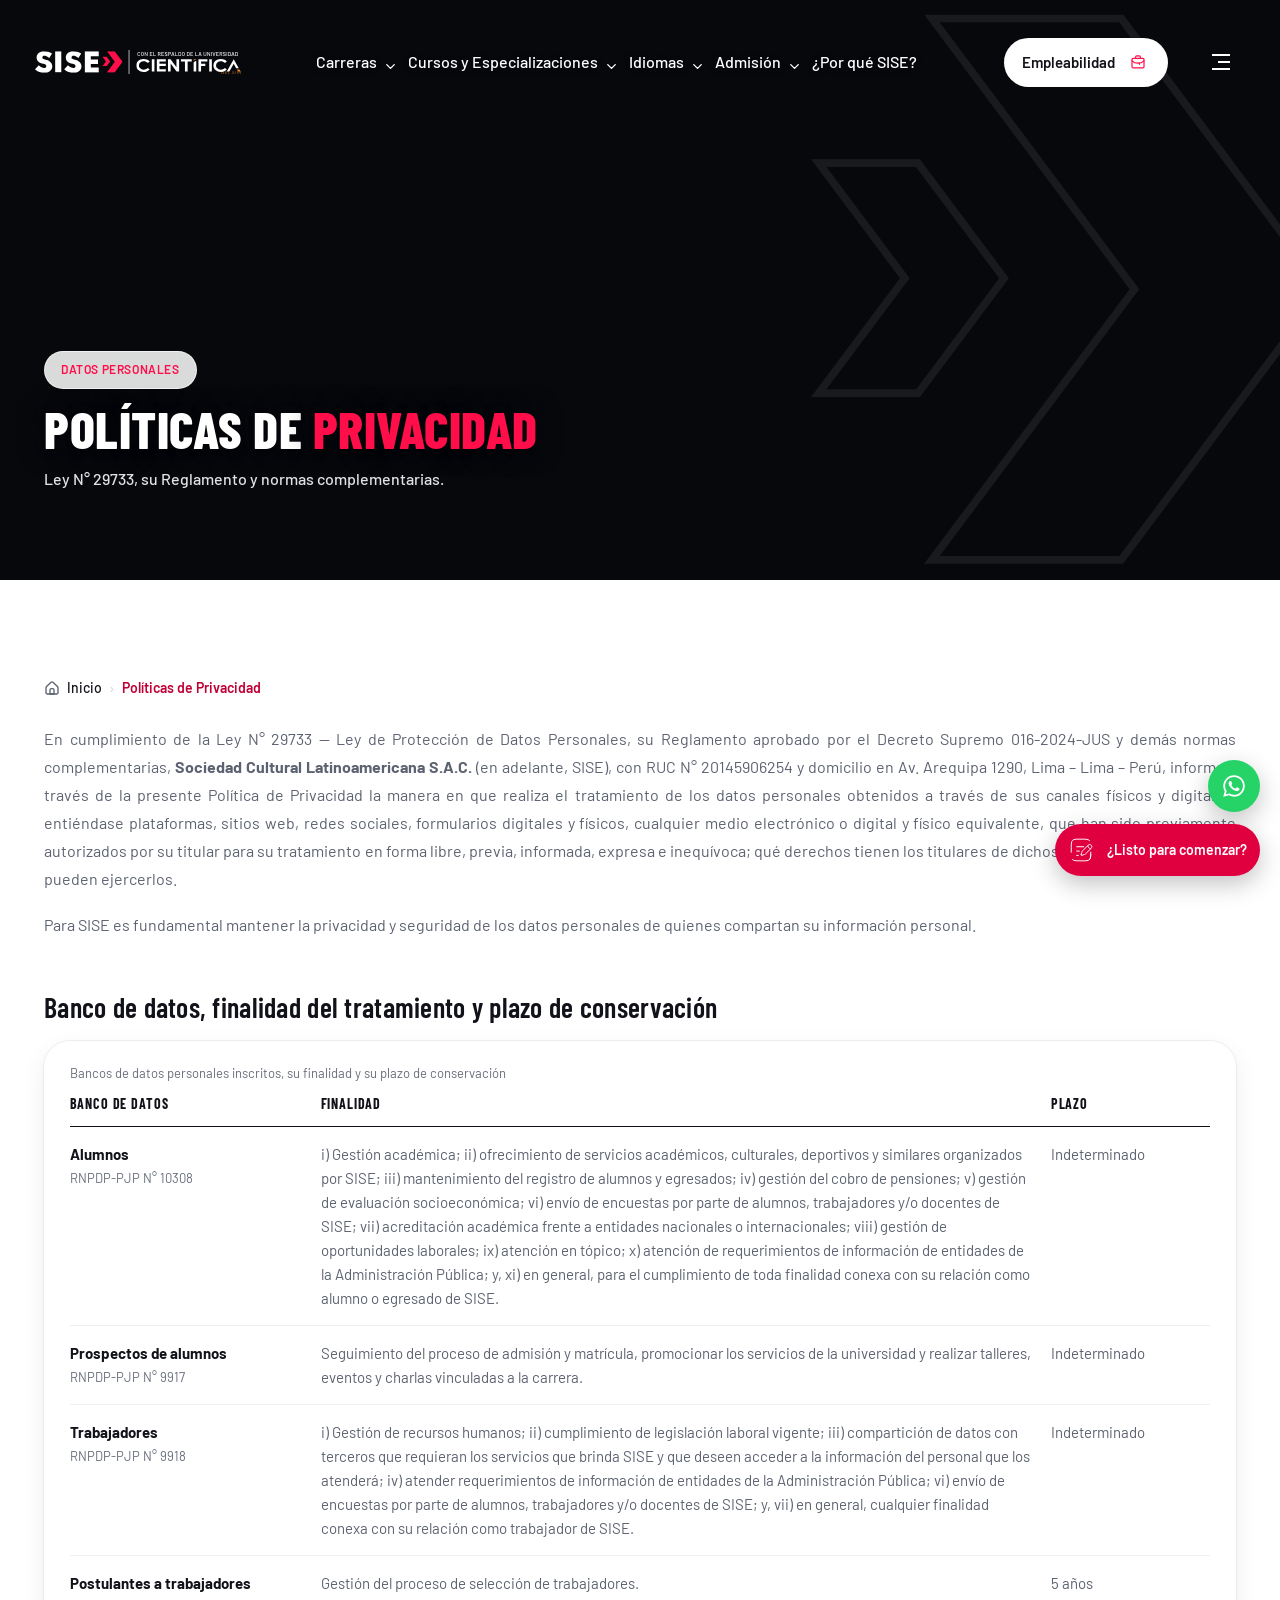
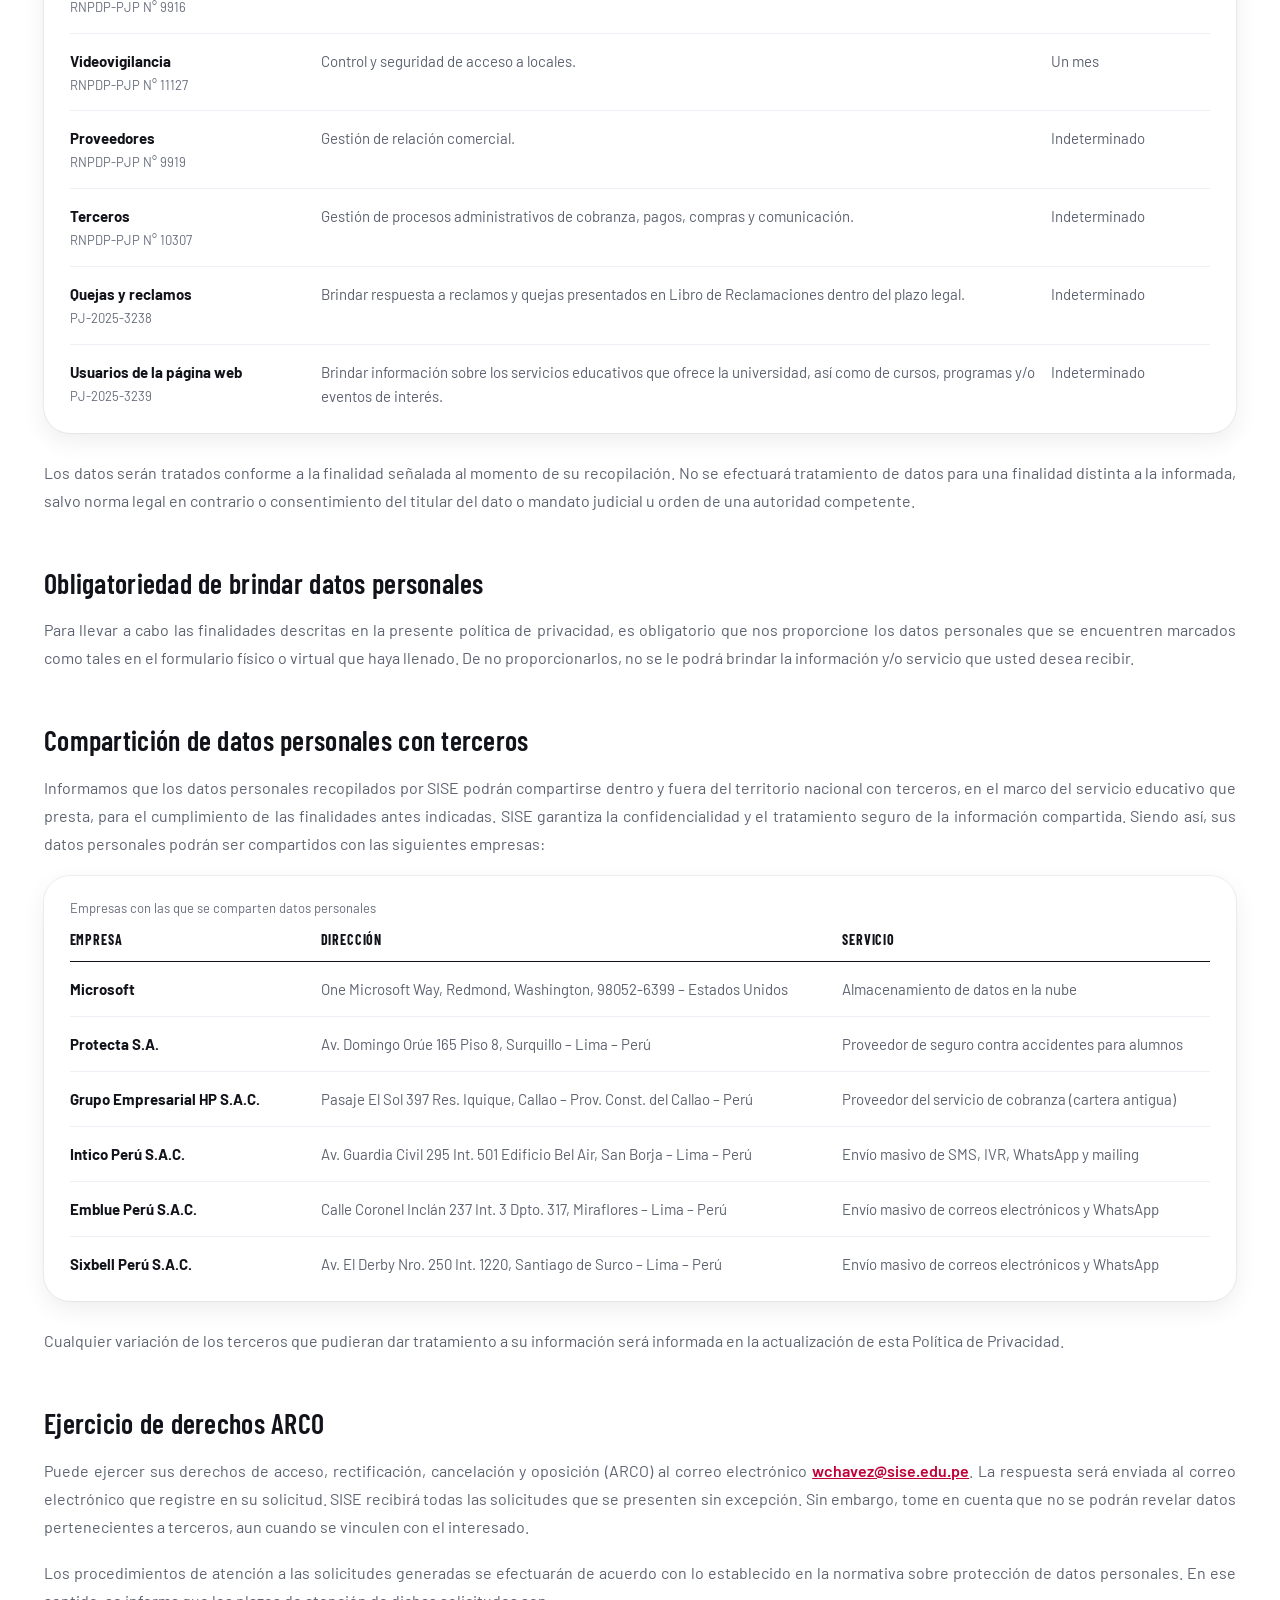
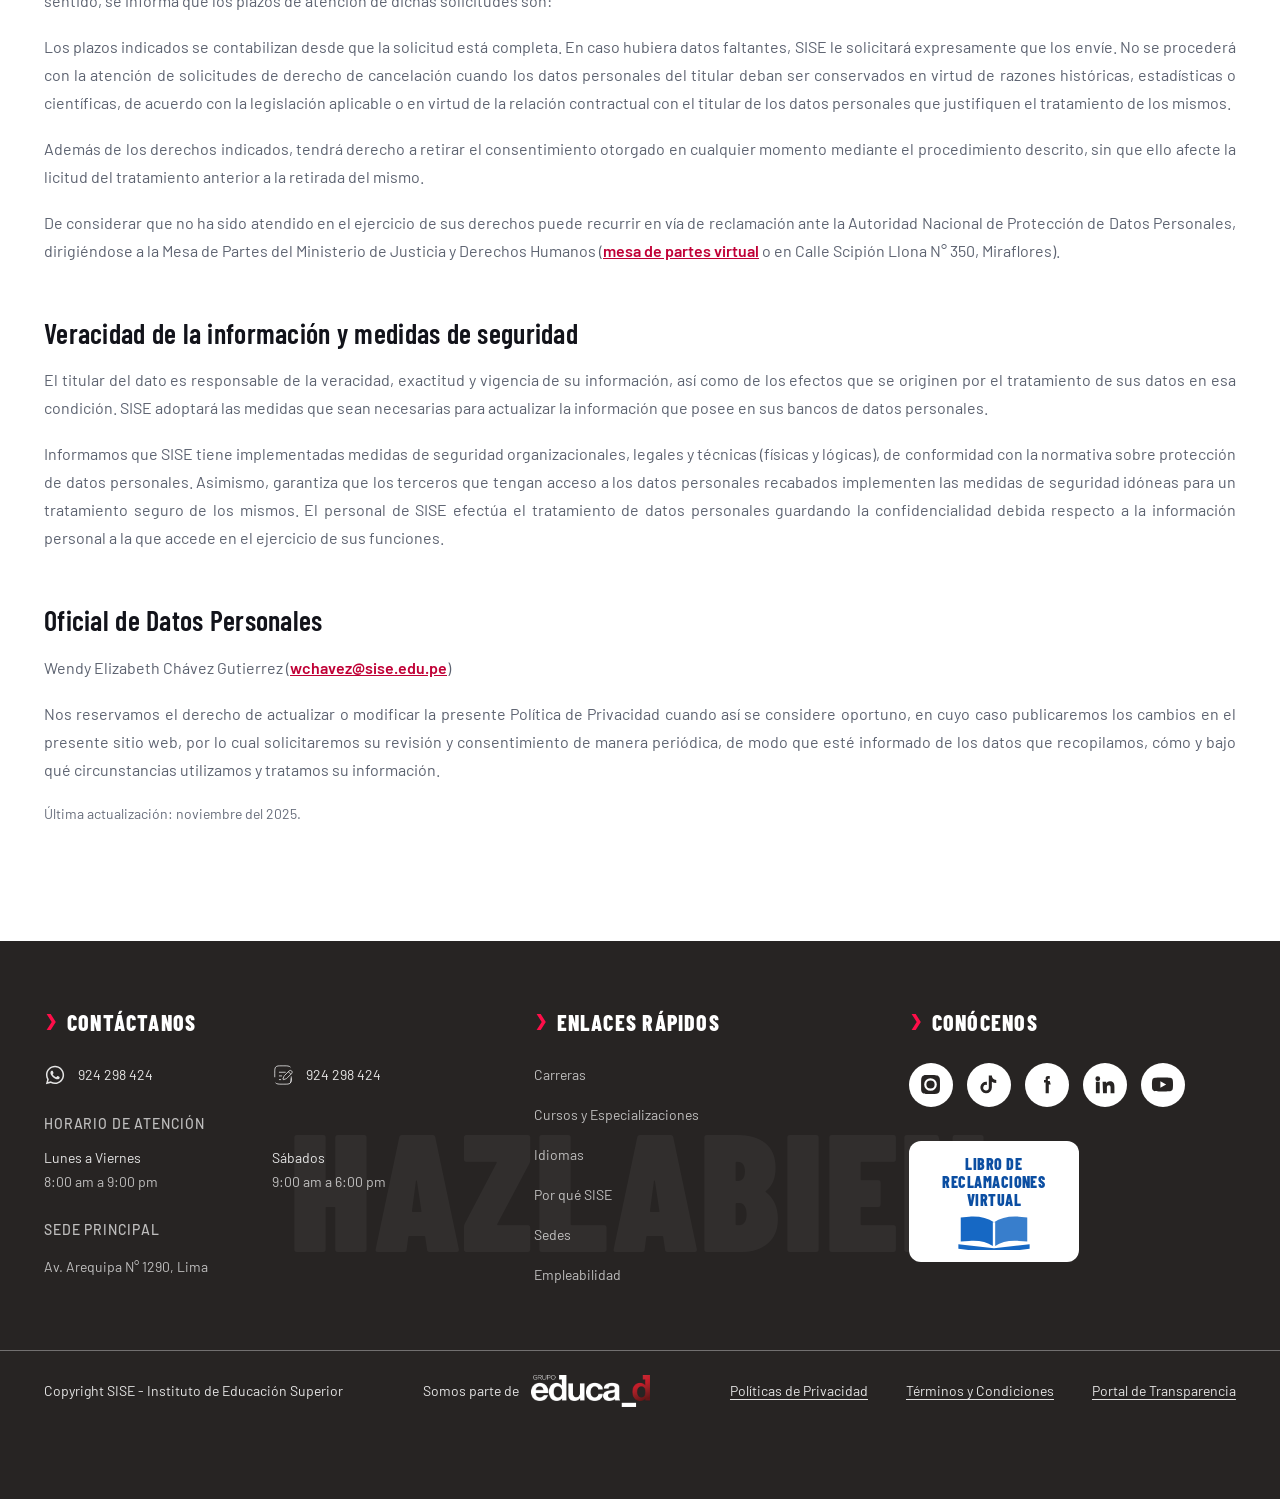
<file: politica-de-privacidad.html>
<!doctype html>
<html lang="es">
<head>
<meta charset="UTF-8">
<meta name="robots" content="noindex, nofollow">
<meta name="viewport" content="width=device-width, initial-scale=1.0">
<title>SISE · Políticas de Privacidad</title>
<meta name="description" content="Política de Privacidad de SISE: qué datos personales tratamos, con qué finalidad, durante cuánto tiempo y cómo ejercer tus derechos ARCO.">
<meta name="theme-color" content="#FF0E49">

<link rel="icon" type="image/svg+xml" href="assets/img/favicon.svg?v=799">
<link rel="icon" type="image/png" sizes="32x32" href="assets/img/favicon-32.png">
<link rel="apple-touch-icon" href="assets/img/apple-touch-icon.png">


<link rel="preload" as="font" type="font/woff2" crossorigin href="assets/fonts/barlow-400.woff2">
<link rel="preload" as="font" type="font/woff2" crossorigin href="assets/fonts/barlow-condensed-800.woff2">
<link rel="stylesheet" href="assets/css/style.css?v=799">
</head>
<body>
<header class="site-header" id="siteHeader">
  <div class="header-shell">
    <div class="nav-pill">
      <a class="brand" href="index.html" aria-label="SISE — Instituto Superior, avalado por la Universidad Científica del Sur">
        <span class="brand-logo" data-ico="logo-respaldo" aria-hidden="true"></span>
      </a>

      <nav class="main-nav" id="mainNav" aria-label="Navegación principal"></nav>

      <a class="btn-empleo" href="#">
        Empleabilidad
        <span class="lottie" data-lottie="assets/anim/empleabilidad.json" aria-hidden="true"></span>
      </a>

      <button class="burger" id="burger" aria-label="Abrir menú" aria-expanded="false" aria-controls="mobileMenu">
        <span class="burger-abrir" data-ico="menu" aria-hidden="true"></span>
        <svg class="burger-cerrar" viewBox="0 0 24 24" aria-hidden="true"><path d="M5 5l14 14M19 5L5 19" fill="none" stroke="currentColor" stroke-width="2.2" stroke-linecap="round"/></svg>
      </button>
    </div>
  </div>
</header>

<!-- Menú desplegado (lo abre la hamburguesa) -->
<aside class="site-menu" id="mobileMenu" aria-hidden="true" aria-label="Men&uacute; principal">
  <div class="sm-sheet">
    <span class="sm-deco" aria-hidden="true">
      <span class="sm-deco-1" data-ico="chevron-doble"></span>
    </span>

    <div class="sm-top">
      <a class="sm-brand" href="index.html" aria-label="SISE &mdash; Instituto Superior, avalado por la Universidad Cient&iacute;fica del Sur">
        <span class="sm-brand-logo" data-ico="logo-respaldo" aria-hidden="true"></span>
      </a>
      <button class="menu-close" id="menuClose" type="button" aria-label="Cerrar men&uacute;">
        <svg viewBox="0 0 24 24" aria-hidden="true"><path d="M5 5l14 14M19 5L5 19" fill="none" stroke="currentColor" stroke-width="2.4" stroke-linecap="round"/></svg>
      </button>
    </div>


    <div class="sm-body">
      <nav class="sm-cols" id="menuNav" aria-label="Mapa del sitio"></nav>
      <div class="sm-side" id="menuSide"></div>
    </div>

    <div class="sm-foot">
      <div class="sm-contacto" id="menuContacto"></div>
      <ul class="sm-social" id="menuRedes"></ul>
    </div>
  </div>
</aside>


<main id="main" class="pagina-interna pagina-legal">

<!-- ============ BANNER ============ -->
<!-- Sin foto: una pagina legal no la necesita y no hay ninguna que
     diga nada aqui. La marca de agua del chevron hace de fondo. -->
<section class="car-hero car-hero--hub car-hero--ficha legal-hero">
  <span class="legal-hero-deco" data-ico="chevron-doble" aria-hidden="true"></span>
  <div class="shell car-hero-inner">
    <span class="car-tag">Datos personales</span>
    <h1 class="car-hero-title">Pol&iacute;ticas de <em>Privacidad</em></h1>
    <p class="car-hero-sub">Ley N&deg; 29733, su Reglamento y normas complementarias.</p>
  </div>
</section>

<section class="section legal">
  <div class="shell">
    <nav class="crumb crumb--ruta reveal" aria-label="Ruta">
      <a href="index.html"><span class="crumb-ico" data-ico="home" aria-hidden="true"></span>Inicio</a>
      <span class="sep" aria-hidden="true">&rsaquo;</span>
      <span class="crumb-now">Pol&iacute;ticas de Privacidad</span>
    </nav>

    <div class="legal-cuerpo reveal">
      <p>En cumplimiento de la Ley N&deg; 29733 &mdash; Ley de Protecci&oacute;n de Datos Personales, su Reglamento aprobado por el Decreto Supremo 016-2024-JUS y dem&aacute;s normas complementarias, <strong>Sociedad Cultural Latinoamericana S.A.C.</strong> (en adelante, SISE), con RUC N&deg; 20145906254 y domicilio en Av. Arequipa 1290, Lima &ndash; Lima &ndash; Per&uacute;, informa a trav&eacute;s de la presente Pol&iacute;tica de Privacidad la manera en que realiza el tratamiento de los datos personales obtenidos a trav&eacute;s de sus canales f&iacute;sicos y digitales, enti&eacute;ndase plataformas, sitios web, redes sociales, formularios digitales y f&iacute;sicos, cualquier medio electr&oacute;nico o digital y f&iacute;sico equivalente, que han sido previamente autorizados por su titular para su tratamiento en forma libre, previa, informada, expresa e inequ&iacute;voca; qu&eacute; derechos tienen los titulares de dichos datos al respecto y c&oacute;mo pueden ejercerlos.</p>

      <p>Para SISE es fundamental mantener la privacidad y seguridad de los datos personales de quienes compartan su informaci&oacute;n personal.</p>

      <h2>Banco de datos, finalidad del tratamiento y plazo de conservaci&oacute;n</h2>
      <div class="legal-tabla-caja">
        <table class="legal-tabla">
          <caption>Bancos de datos personales inscritos, su finalidad y su plazo de conservaci&oacute;n</caption>
          <thead>
            <tr><th scope="col">Banco de datos</th><th scope="col">Finalidad</th><th scope="col">Plazo</th></tr>
          </thead>
          <tbody>
          <tr>
            <th scope="row">Alumnos <span class="legal-reg">RNPDP-PJP N° 10308</span></th>
            <td data-t="Finalidad">i) Gesti&oacute;n acad&eacute;mica; ii) ofrecimiento de servicios acad&eacute;micos, culturales, deportivos y similares organizados por SISE; iii) mantenimiento del registro de alumnos y egresados; iv) gesti&oacute;n del cobro de pensiones; v) gesti&oacute;n de evaluaci&oacute;n socioecon&oacute;mica; vi) env&iacute;o de encuestas por parte de alumnos, trabajadores y/o docentes de SISE; vii) acreditaci&oacute;n acad&eacute;mica frente a entidades nacionales o internacionales; viii) gesti&oacute;n de oportunidades laborales; ix) atenci&oacute;n en t&oacute;pico; x) atenci&oacute;n de requerimientos de informaci&oacute;n de entidades de la Administraci&oacute;n P&uacute;blica; y, xi) en general, para el cumplimiento de toda finalidad conexa con su relaci&oacute;n como alumno o egresado de SISE.</td>
            <td data-t="Plazo" class="legal-plazo">Indeterminado</td>
          </tr>
          <tr>
            <th scope="row">Prospectos de alumnos <span class="legal-reg">RNPDP-PJP N° 9917</span></th>
            <td data-t="Finalidad">Seguimiento del proceso de admisi&oacute;n y matr&iacute;cula, promocionar los servicios de la universidad y realizar talleres, eventos y charlas vinculadas a la carrera.</td>
            <td data-t="Plazo" class="legal-plazo">Indeterminado</td>
          </tr>
          <tr>
            <th scope="row">Trabajadores <span class="legal-reg">RNPDP-PJP N° 9918</span></th>
            <td data-t="Finalidad">i) Gesti&oacute;n de recursos humanos; ii) cumplimiento de legislaci&oacute;n laboral vigente; iii) compartici&oacute;n de datos con terceros que requieran los servicios que brinda SISE y que deseen acceder a la informaci&oacute;n del personal que los atender&aacute;; iv) atender requerimientos de informaci&oacute;n de entidades de la Administraci&oacute;n P&uacute;blica; vi) env&iacute;o de encuestas por parte de alumnos, trabajadores y/o docentes de SISE; y, vii) en general, cualquier finalidad conexa con su relaci&oacute;n como trabajador de SISE.</td>
            <td data-t="Plazo" class="legal-plazo">Indeterminado</td>
          </tr>
          <tr>
            <th scope="row">Postulantes a trabajadores <span class="legal-reg">RNPDP-PJP N° 9916</span></th>
            <td data-t="Finalidad">Gesti&oacute;n del proceso de selecci&oacute;n de trabajadores.</td>
            <td data-t="Plazo" class="legal-plazo">5 a&ntilde;os</td>
          </tr>
          <tr>
            <th scope="row">Videovigilancia <span class="legal-reg">RNPDP-PJP N° 11127</span></th>
            <td data-t="Finalidad">Control y seguridad de acceso a locales.</td>
            <td data-t="Plazo" class="legal-plazo">Un mes</td>
          </tr>
          <tr>
            <th scope="row">Proveedores <span class="legal-reg">RNPDP-PJP N° 9919</span></th>
            <td data-t="Finalidad">Gesti&oacute;n de relaci&oacute;n comercial.</td>
            <td data-t="Plazo" class="legal-plazo">Indeterminado</td>
          </tr>
          <tr>
            <th scope="row">Terceros <span class="legal-reg">RNPDP-PJP N° 10307</span></th>
            <td data-t="Finalidad">Gesti&oacute;n de procesos administrativos de cobranza, pagos, compras y comunicaci&oacute;n.</td>
            <td data-t="Plazo" class="legal-plazo">Indeterminado</td>
          </tr>
          <tr>
            <th scope="row">Quejas y reclamos <span class="legal-reg">PJ-2025-3238</span></th>
            <td data-t="Finalidad">Brindar respuesta a reclamos y quejas presentados en Libro de Reclamaciones dentro del plazo legal.</td>
            <td data-t="Plazo" class="legal-plazo">Indeterminado</td>
          </tr>
          <tr>
            <th scope="row">Usuarios de la p&aacute;gina web <span class="legal-reg">PJ-2025-3239</span></th>
            <td data-t="Finalidad">Brindar informaci&oacute;n sobre los servicios educativos que ofrece la universidad, as&iacute; como de cursos, programas y/o eventos de inter&eacute;s.</td>
            <td data-t="Plazo" class="legal-plazo">Indeterminado</td>
          </tr>
          </tbody>
        </table>
      </div>

      <p>Los datos ser&aacute;n tratados conforme a la finalidad se&ntilde;alada al momento de su recopilaci&oacute;n. No se efectuar&aacute; tratamiento de datos para una finalidad distinta a la informada, salvo norma legal en contrario o consentimiento del titular del dato o mandato judicial u orden de una autoridad competente.</p>

      <h2>Obligatoriedad de brindar datos personales</h2>
      <p>Para llevar a cabo las finalidades descritas en la presente pol&iacute;tica de privacidad, es obligatorio que nos proporcione los datos personales que se encuentren marcados como tales en el formulario f&iacute;sico o virtual que haya llenado. De no proporcionarlos, no se le podr&aacute; brindar la informaci&oacute;n y/o servicio que usted desea recibir.</p>

      <h2>Compartici&oacute;n de datos personales con terceros</h2>
      <p>Informamos que los datos personales recopilados por SISE podr&aacute;n compartirse dentro y fuera del territorio nacional con terceros, en el marco del servicio educativo que presta, para el cumplimiento de las finalidades antes indicadas. SISE garantiza la confidencialidad y el tratamiento seguro de la informaci&oacute;n compartida. Siendo as&iacute;, sus datos personales podr&aacute;n ser compartidos con las siguientes empresas:</p>
      <div class="legal-tabla-caja">
        <table class="legal-tabla">
          <caption>Empresas con las que se comparten datos personales</caption>
          <thead>
            <tr><th scope="col">Empresa</th><th scope="col">Direcci&oacute;n</th><th scope="col">Servicio</th></tr>
          </thead>
          <tbody>
          <tr>
            <th scope="row">Microsoft</th>
            <td data-t="Direcci&oacute;n">One Microsoft Way, Redmond, Washington, 98052-6399 &ndash; Estados Unidos</td>
            <td data-t="Servicio">Almacenamiento de datos en la nube</td>
          </tr>
          <tr>
            <th scope="row">Protecta S.A.</th>
            <td data-t="Direcci&oacute;n">Av. Domingo Or&uacute;e 165 Piso 8, Surquillo &ndash; Lima &ndash; Per&uacute;</td>
            <td data-t="Servicio">Proveedor de seguro contra accidentes para alumnos</td>
          </tr>
          <tr>
            <th scope="row">Grupo Empresarial HP S.A.C.</th>
            <td data-t="Direcci&oacute;n">Pasaje El Sol 397 Res. Iquique, Callao &ndash; Prov. Const. del Callao &ndash; Per&uacute;</td>
            <td data-t="Servicio">Proveedor del servicio de cobranza (cartera antigua)</td>
          </tr>
          <tr>
            <th scope="row">Intico Per&uacute; S.A.C.</th>
            <td data-t="Direcci&oacute;n">Av. Guardia Civil 295 Int. 501 Edificio Bel Air, San Borja &ndash; Lima &ndash; Per&uacute;</td>
            <td data-t="Servicio">Env&iacute;o masivo de SMS, IVR, WhatsApp y mailing</td>
          </tr>
          <tr>
            <th scope="row">Emblue Per&uacute; S.A.C.</th>
            <td data-t="Direcci&oacute;n">Calle Coronel Incl&aacute;n 237 Int. 3 Dpto. 317, Miraflores &ndash; Lima &ndash; Per&uacute;</td>
            <td data-t="Servicio">Env&iacute;o masivo de correos electr&oacute;nicos y WhatsApp</td>
          </tr>
          <tr>
            <th scope="row">Sixbell Per&uacute; S.A.C.</th>
            <td data-t="Direcci&oacute;n">Av. El Derby Nro. 250 Int. 1220, Santiago de Surco &ndash; Lima &ndash; Per&uacute;</td>
            <td data-t="Servicio">Env&iacute;o masivo de correos electr&oacute;nicos y WhatsApp</td>
          </tr>
          </tbody>
        </table>
      </div>
      <p>Cualquier variaci&oacute;n de los terceros que pudieran dar tratamiento a su informaci&oacute;n ser&aacute; informada en la actualizaci&oacute;n de esta Pol&iacute;tica de Privacidad.</p>

      <h2>Ejercicio de derechos ARCO</h2>
      <p>Puede ejercer sus derechos de acceso, rectificaci&oacute;n, cancelaci&oacute;n y oposici&oacute;n (ARCO) al correo electr&oacute;nico <a href="mailto:wchavez@sise.edu.pe">wchavez@sise.edu.pe</a>. La respuesta ser&aacute; enviada al correo electr&oacute;nico que registre en su solicitud. SISE recibir&aacute; todas las solicitudes que se presenten sin excepci&oacute;n. Sin embargo, tome en cuenta que no se podr&aacute;n revelar datos pertenecientes a terceros, aun cuando se vinculen con el interesado.</p>

      <p>Los procedimientos de atenci&oacute;n a las solicitudes generadas se efectuar&aacute;n de acuerdo con lo establecido en la normativa sobre protecci&oacute;n de datos personales. En ese sentido, se informa que los plazos de atenci&oacute;n de dichas solicitudes son:</p>

      <!-- PENDIENTE: la tabla de plazos por derecho (acceso, rectificacion,
           cancelacion, oposicion) no venia en el texto que nos pasaron.
           Cuando llegue, va aqui:

      <table class="legal-tabla">
        <thead><tr><th>Derecho</th><th>Plazo de atenci&oacute;n</th></tr></thead>
        <tbody>
          <tr><td>Acceso</td><td>&hellip;</td></tr>
        </tbody>
      </table>
      -->

      <p>Los plazos indicados se contabilizan desde que la solicitud est&aacute; completa. En caso hubiera datos faltantes, SISE le solicitar&aacute; expresamente que los env&iacute;e. No se proceder&aacute; con la atenci&oacute;n de solicitudes de derecho de cancelaci&oacute;n cuando los datos personales del titular deban ser conservados en virtud de razones hist&oacute;ricas, estad&iacute;sticas o cient&iacute;ficas, de acuerdo con la legislaci&oacute;n aplicable o en virtud de la relaci&oacute;n contractual con el titular de los datos personales que justifiquen el tratamiento de los mismos.</p>

      <p>Adem&aacute;s de los derechos indicados, tendr&aacute; derecho a retirar el consentimiento otorgado en cualquier momento mediante el procedimiento descrito, sin que ello afecte la licitud del tratamiento anterior a la retirada del mismo.</p>

      <p>De considerar que no ha sido atendido en el ejercicio de sus derechos puede recurrir en v&iacute;a de reclamaci&oacute;n ante la Autoridad Nacional de Protecci&oacute;n de Datos Personales, dirigi&eacute;ndose a la Mesa de Partes del Ministerio de Justicia y Derechos Humanos (<a href="https://sgd.minjus.gob.pe/sgd-virtual/public/ciudadano/ciudadanoMain.xhtml" target="_blank" rel="noopener">mesa de partes virtual</a> o en Calle Scipi&oacute;n Llona N&deg; 350, Miraflores).</p>

      <h2>Veracidad de la informaci&oacute;n y medidas de seguridad</h2>
      <p>El titular del dato es responsable de la veracidad, exactitud y vigencia de su informaci&oacute;n, as&iacute; como de los efectos que se originen por el tratamiento de sus datos en esa condici&oacute;n. SISE adoptar&aacute; las medidas que sean necesarias para actualizar la informaci&oacute;n que posee en sus bancos de datos personales.</p>

      <p>Informamos que SISE tiene implementadas medidas de seguridad organizacionales, legales y t&eacute;cnicas (f&iacute;sicas y l&oacute;gicas), de conformidad con la normativa sobre protecci&oacute;n de datos personales. Asimismo, garantiza que los terceros que tengan acceso a los datos personales recabados implementen las medidas de seguridad id&oacute;neas para un tratamiento seguro de los mismos. El personal de SISE efect&uacute;a el tratamiento de datos personales guardando la confidencialidad debida respecto a la informaci&oacute;n personal a la que accede en el ejercicio de sus funciones.</p>

      <h2>Oficial de Datos Personales</h2>
      <p>Wendy Elizabeth Ch&aacute;vez Gutierrez (<a href="mailto:wchavez@sise.edu.pe">wchavez@sise.edu.pe</a>)</p>

      <p>Nos reservamos el derecho de actualizar o modificar la presente Pol&iacute;tica de Privacidad cuando as&iacute; se considere oportuno, en cuyo caso publicaremos los cambios en el presente sitio web, por lo cual solicitaremos su revisi&oacute;n y consentimiento de manera peri&oacute;dica, de modo que est&eacute; informado de los datos que recopilamos, c&oacute;mo y bajo qu&eacute; circunstancias utilizamos y tratamos su informaci&oacute;n.</p>

      <p class="legal-fecha">&Uacute;ltima actualizaci&oacute;n: noviembre del 2025.</p>
    </div>
  </div>
</section>

</main>

<footer class="site-footer" id="contacto">
  <span class="footer-mark" aria-hidden="true">HAZLABIEN</span>

  <div class="shell footer-grid reveal reveal-stagger">
    <div class="fcol fcol-contacto">
      <h3 class="fcol-title"><span class="chev" data-ico="chevron-simple" aria-hidden="true"></span>Contáctanos</h3>

      <ul class="tel-list">
        <li><span data-ico="whatsapp" aria-hidden="true"></span><a href="https://wa.me/51924298424" target="_blank" rel="noopener">924 298 424</a></li>
        <li><span data-ico="telefono" aria-hidden="true"></span><a href="tel:+51924298424">924 298 424</a></li>
      </ul>

      <p class="fcol-sub">Horario de atención</p>
      <ul class="horario">
        <li><strong>Lunes a Viernes</strong><span>8:00 am a 9:00 pm</span></li>
        <li><strong>Sábados</strong><span>9:00 am a 6:00 pm</span></li>
      </ul>

      <p class="fcol-sub">Sede principal</p>
      <p class="fcol-text">Av. Arequipa N° 1290, Lima</p>
    </div>

    <div class="fcol">
      <h3 class="fcol-title"><span class="chev" data-ico="chevron-simple" aria-hidden="true"></span>Enlaces rápidos</h3>
      <ul class="fcol-list">
        <li><a href="index.html#carreras">Carreras</a></li>
        <li><a href="cursos.html">Cursos y Especializaciones</a></li>
        <li><a href="idiomas.html">Idiomas</a></li>
        <li><a href="por-que-sise.html">Por qué SISE</a></li>
        <li><a href="index.html#sedes">Sedes</a></li>
        <li><a href="#">Empleabilidad</a></li>
      </ul>
    </div>

    <div class="fcol">
      <h3 class="fcol-title"><span class="chev" data-ico="chevron-simple" aria-hidden="true"></span>Conócenos</h3>
      <ul class="social">
        <li><a href="#" aria-label="Instagram"><svg viewBox="0 0 24 24"><path fill="currentColor" d="M12 2.2c3.2 0 3.6 0 4.9.07 1.2.05 1.8.25 2.2.42.6.22 1 .48 1.4.9.4.4.7.8.9 1.4.2.4.4 1 .4 2.2.1 1.3.1 1.7.1 4.9s0 3.6-.1 4.9c0 1.2-.2 1.8-.4 2.2-.2.6-.5 1-.9 1.4-.4.4-.8.7-1.4.9-.4.2-1 .4-2.2.4-1.3.1-1.7.1-4.9.1s-3.6 0-4.9-.1c-1.2 0-1.8-.2-2.2-.4-.6-.2-1-.5-1.4-.9-.4-.4-.7-.8-.9-1.4-.2-.4-.4-1-.4-2.2C2.2 15.6 2.2 15.2 2.2 12s0-3.6.1-4.9c0-1.2.2-1.8.4-2.2.2-.6.5-1 .9-1.4.4-.4.8-.7 1.4-.9.4-.2 1-.4 2.2-.4C8.4 2.2 8.8 2.2 12 2.2m0 3.2A6.6 6.6 0 1 0 18.6 12 6.6 6.6 0 0 0 12 5.4m0 10.9A4.3 4.3 0 1 1 16.3 12 4.3 4.3 0 0 1 12 16.3m6.9-11a1.5 1.5 0 1 1-1.6-1.6 1.5 1.5 0 0 1 1.6 1.6"/></svg></a></li>
        <li><a href="#" aria-label="TikTok"><svg viewBox="0 0 24 24"><path fill="currentColor" d="M16.6 5.8a4.8 4.8 0 0 1-1.1-3.1h-3.2v12.6a2.9 2.9 0 1 1-2-2.8V9.2a6 6 0 1 0 5.2 6V9a7.9 7.9 0 0 0 4.6 1.5V7.3a4.7 4.7 0 0 1-3.5-1.5"/></svg></a></li>
        <li><a href="#" aria-label="Facebook"><svg viewBox="0 0 24 24"><path fill="currentColor" d="M15.4 8.4h-2v-1.6c0-.7.5-.9.8-.9h1.2V3.1L13.6 3c-2 0-2.5 1.5-2.5 2.5v1.9H9.4v2.6h1.7V21h3.3v-8.9h2z"/></svg></a></li>
        <li><a href="#" aria-label="LinkedIn"><svg viewBox="0 0 24 24"><path fill="currentColor" d="M4.98 3.5A2.5 2.5 0 1 0 5 8.5a2.5 2.5 0 0 0 0-5M3 9h4v12H3zM10 9h3.8v1.7h.05a4.2 4.2 0 0 1 3.75-2c4 0 4.75 2.6 4.75 6V21h-4v-5.3c0-1.3 0-2.9-1.8-2.9s-2.05 1.4-2.05 2.8V21h-4z"/></svg></a></li>
        <li><a href="#" aria-label="YouTube"><svg viewBox="0 0 24 24"><path fill="currentColor" d="M23 12s0-3.4-.4-5a2.6 2.6 0 0 0-1.8-1.8C19.2 4.7 12 4.7 12 4.7s-7.2 0-8.8.5A2.6 2.6 0 0 0 1.4 7C1 8.6 1 12 1 12s0 3.4.4 5a2.6 2.6 0 0 0 1.8 1.8c1.6.5 8.8.5 8.8.5s7.2 0 8.8-.5a2.6 2.6 0 0 0 1.8-1.8c.4-1.6.4-5 .4-5M9.8 15.3V8.7l6 3.3z"/></svg></a></li>
      </ul>

      <a class="reclamaciones" href="#" target="_blank" rel="noopener" aria-label="Libro de Reclamaciones Virtual">
        <span class="rec-txt">Libro de<br>Reclamaciones<br>Virtual</span>
        <svg class="rec-book" viewBox="0 0 64 30" aria-hidden="true">
          <path fill="currentColor" d="M32 6.2C26.6 2.4 19.4.8 11 1.4L4 2v20.4l7-.6c8-.7 14.9.8 20 4.4V6.2Z"/>
          <path fill="currentColor" d="M32 6.2c5.4-3.8 12.6-5.4 21-4.8l7 .6v20.4l-7-.6c-8-.7-14.9.8-20 4.4V6.2Z" opacity=".85"/>
          <path fill="currentColor" d="M2 24.6 32 28l30-3.4v3.9L32 32 2 28.5Z"/>
        </svg>
      </a>
    </div>
  </div>

  <div class="footer-bar">
    <div class="shell footer-bar-inner">
      <p>Copyright SISE - Instituto de Educación Superior</p>
      <p class="footer-educad">Somos parte de <img src="assets/img/logo-grupo-educad.webp" alt="Grupo Educa_d" width="118" height="32" loading="lazy"></p>
      <nav aria-label="Enlaces legales">
        <a href="politica-de-privacidad.html">Políticas de Privacidad</a>
        <a href="#">Términos y Condiciones</a>
        <a href="portal-de-transparencia.html">Portal de Transparencia</a>
      </nav>
    </div>
  </div>
</footer>
<!-- Formulario emergente y botones flotantes -->
<div class="form-velo" id="formVelo" hidden></div>
<div class="floaters">
  <div class="wa-caja">
    <div class="wa-menu" id="waMenu" role="menu" aria-label="Elige con qui&eacute;n hablar" hidden></div>
    <button class="floater floater-wa" id="abrirWa" type="button" aria-haspopup="true" aria-expanded="false" aria-controls="waMenu" aria-label="Escr&iacute;benos por WhatsApp">
      <span data-ico="whatsapp" aria-hidden="true"></span>
    </button>
  </div>
  <a class="floater floater-call" href="tel:+5116255656" aria-label="Ll&aacute;manos"><span data-ico="telefono" aria-hidden="true"></span></a>
  <button class="floater floater-form" id="abrirForm" type="button" aria-expanded="false">
    <span class="floater-ico" data-ico="telefono" aria-hidden="true"></span>
    <span class="floater-txt" id="txtRegistro"></span>
  </button>
</div>

<script src="assets/js/icons.js?v=799"></script>
<script src="assets/js/data.js?v=799"></script>
<script src="assets/js/main.js?v=799"></script>

</body>
</html>
</file>
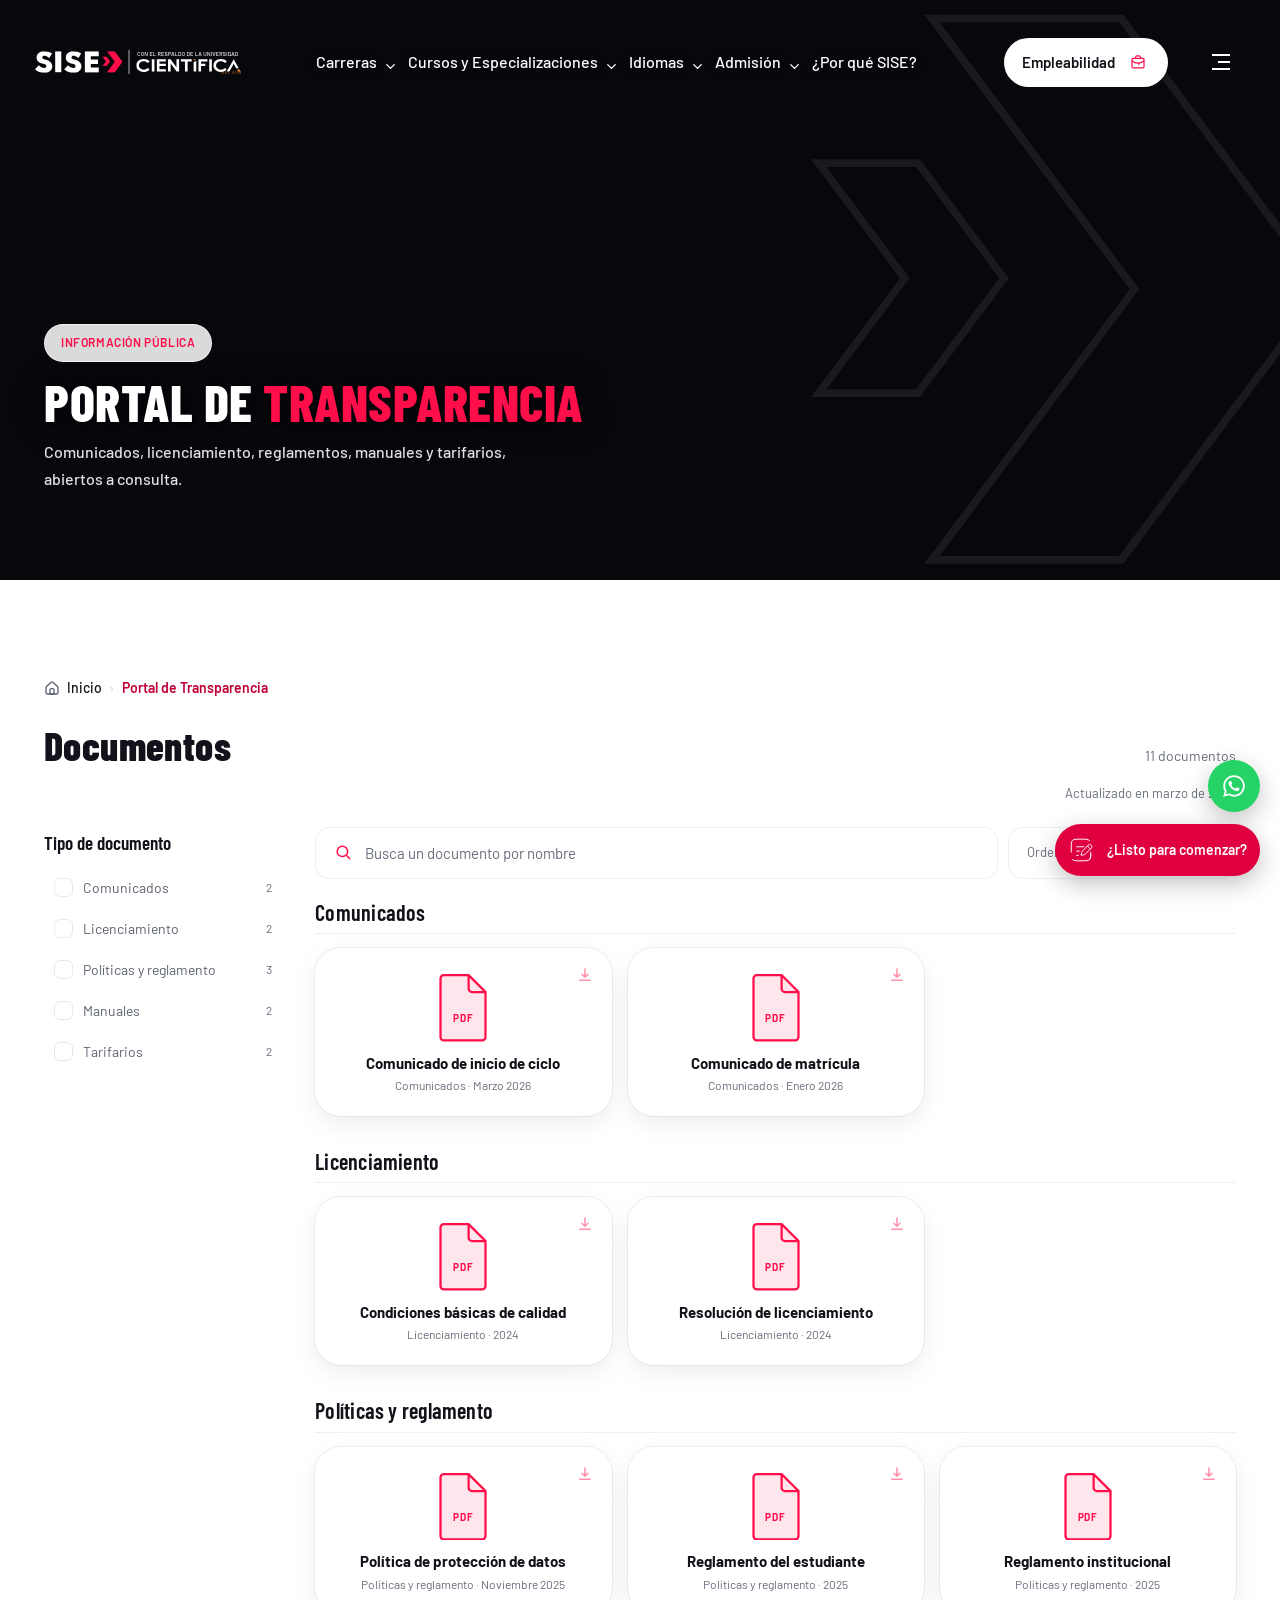
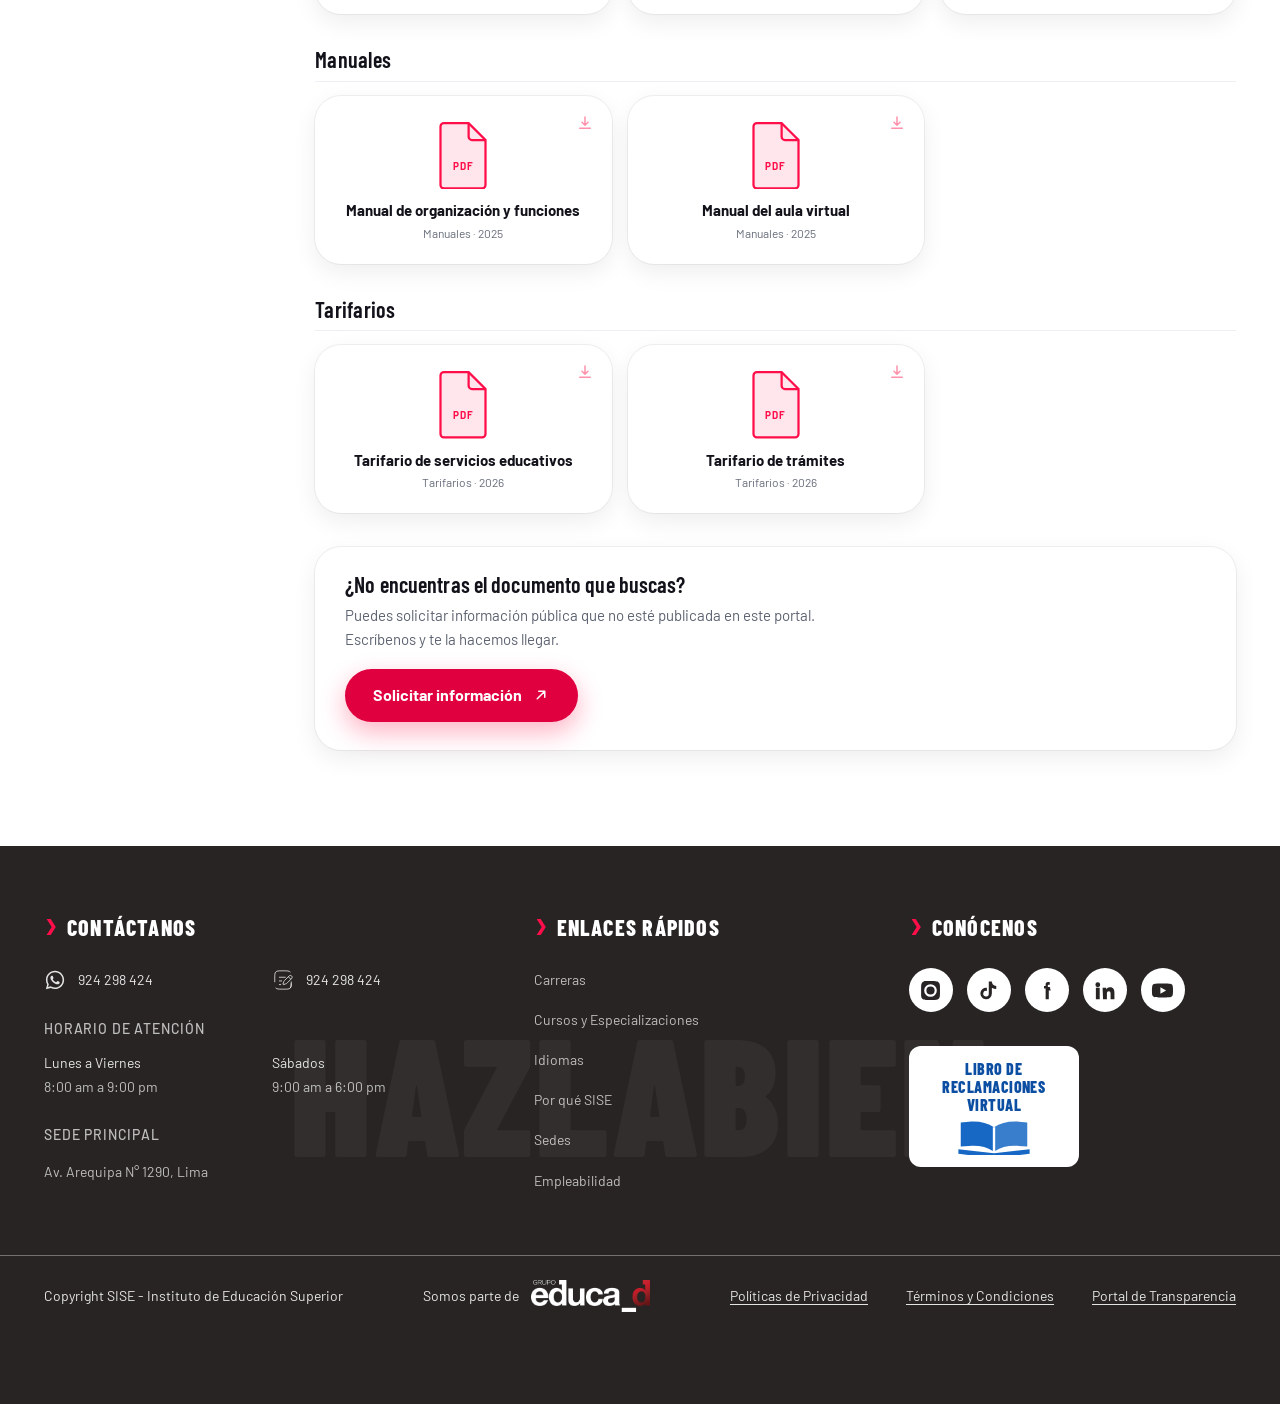
<file: portal-de-transparencia.html>
<!doctype html>
<html lang="es">
<head>
<meta charset="UTF-8">
<meta name="robots" content="noindex, nofollow">
<meta name="viewport" content="width=device-width, initial-scale=1.0">
<title>SISE · Portal de Transparencia</title>
<meta name="description" content="Portal de Transparencia de SISE: comunicados, licenciamiento, políticas y reglamento, manuales y tarifarios disponibles para su consulta y descarga.">
<meta name="theme-color" content="#FF0E49">

<link rel="icon" type="image/svg+xml" href="assets/img/favicon.svg?v=799">
<link rel="icon" type="image/png" sizes="32x32" href="assets/img/favicon-32.png">
<link rel="apple-touch-icon" href="assets/img/apple-touch-icon.png">


<link rel="preload" as="font" type="font/woff2" crossorigin href="assets/fonts/barlow-400.woff2">
<link rel="preload" as="font" type="font/woff2" crossorigin href="assets/fonts/barlow-condensed-800.woff2">
<link rel="stylesheet" href="assets/css/style.css?v=799">
</head>
<body>
<header class="site-header" id="siteHeader">
  <div class="header-shell">
    <div class="nav-pill">
      <a class="brand" href="index.html" aria-label="SISE — Instituto Superior, avalado por la Universidad Científica del Sur">
        <span class="brand-logo" data-ico="logo-respaldo" aria-hidden="true"></span>
      </a>

      <nav class="main-nav" id="mainNav" aria-label="Navegación principal"></nav>

      <a class="btn-empleo" href="#">
        Empleabilidad
        <span class="lottie" data-lottie="assets/anim/empleabilidad.json" aria-hidden="true"></span>
      </a>

      <button class="burger" id="burger" aria-label="Abrir menú" aria-expanded="false" aria-controls="mobileMenu">
        <span class="burger-abrir" data-ico="menu" aria-hidden="true"></span>
        <svg class="burger-cerrar" viewBox="0 0 24 24" aria-hidden="true"><path d="M5 5l14 14M19 5L5 19" fill="none" stroke="currentColor" stroke-width="2.2" stroke-linecap="round"/></svg>
      </button>
    </div>
  </div>
</header>

<!-- Menú desplegado (lo abre la hamburguesa) -->
<aside class="site-menu" id="mobileMenu" aria-hidden="true" aria-label="Men&uacute; principal">
  <div class="sm-sheet">
    <span class="sm-deco" aria-hidden="true">
      <span class="sm-deco-1" data-ico="chevron-doble"></span>
    </span>

    <div class="sm-top">
      <a class="sm-brand" href="index.html" aria-label="SISE &mdash; Instituto Superior, avalado por la Universidad Cient&iacute;fica del Sur">
        <span class="sm-brand-logo" data-ico="logo-respaldo" aria-hidden="true"></span>
      </a>
      <button class="menu-close" id="menuClose" type="button" aria-label="Cerrar men&uacute;">
        <svg viewBox="0 0 24 24" aria-hidden="true"><path d="M5 5l14 14M19 5L5 19" fill="none" stroke="currentColor" stroke-width="2.4" stroke-linecap="round"/></svg>
      </button>
    </div>


    <div class="sm-body">
      <nav class="sm-cols" id="menuNav" aria-label="Mapa del sitio"></nav>
      <div class="sm-side" id="menuSide"></div>
    </div>

    <div class="sm-foot">
      <div class="sm-contacto" id="menuContacto"></div>
      <ul class="sm-social" id="menuRedes"></ul>
    </div>
  </div>
</aside>


<main id="main" class="pagina-interna pagina-legal">

<!-- ============ BANNER ============ -->
<section class="car-hero car-hero--hub car-hero--ficha legal-hero">
  <span class="legal-hero-deco" data-ico="chevron-doble" aria-hidden="true"></span>
  <div class="shell car-hero-inner">
    <span class="car-tag">Informaci&oacute;n p&uacute;blica</span>
    <h1 class="car-hero-title">Portal de <em>Transparencia</em></h1>
    <p class="car-hero-sub">Comunicados, licenciamiento, reglamentos, manuales y tarifarios, abiertos a consulta.</p>
  </div>
</section>

<section class="section legal transp">
  <div class="shell">
    <nav class="crumb crumb--ruta reveal" aria-label="Ruta">
      <a href="index.html"><span class="crumb-ico" data-ico="home" aria-hidden="true"></span>Inicio</a>
      <span class="sep" aria-hidden="true">&rsaquo;</span>
      <span class="crumb-now">Portal de Transparencia</span>
    </nav>

    <header class="tienda-cab reveal">
      <h2 class="section-title section-title--left">Documentos</h2>
      <p class="tienda-cuenta" id="docsCuenta"></p>
      <p class="docs-actualizado" id="docsActualizado"></p>
    </header>

    <div class="tienda-cuerpo">
      <!-- Los tipos de documento. El guion los pinta desde data.js -->
      <aside class="filtros reveal" id="docsFiltros" aria-label="Filtrar documentos"></aside>

      <div class="tienda-col">
        <div class="tienda-barra reveal">
          <label class="tienda-buscar">
            <span class="tienda-lupa" data-ico="lupa" aria-hidden="true"></span>
            <input id="docsBuscar" type="search" autocomplete="off"
                   placeholder="Busca un documento por nombre" aria-label="Buscar un documento">
          </label>
          <label class="tienda-orden">
            <span class="tienda-orden-t">Ordenar por</span>
            <select id="docsOrden">
              <option value="recientes">M&aacute;s recientes</option>
              <option value="az">Nombre (A-Z)</option>
            </select>
          </label>
        </div>
        <div class="docs-grid reveal reveal-stagger" id="docsGrid"></div>

        <aside class="docs-ayuda reveal" id="docsAyuda" hidden></aside>
      </div>
    </div>
  </div>
</section>

</main>

<footer class="site-footer" id="contacto">
  <span class="footer-mark" aria-hidden="true">HAZLABIEN</span>

  <div class="shell footer-grid reveal reveal-stagger">
    <div class="fcol fcol-contacto">
      <h3 class="fcol-title"><span class="chev" data-ico="chevron-simple" aria-hidden="true"></span>Contáctanos</h3>

      <ul class="tel-list">
        <li><span data-ico="whatsapp" aria-hidden="true"></span><a href="https://wa.me/51924298424" target="_blank" rel="noopener">924 298 424</a></li>
        <li><span data-ico="telefono" aria-hidden="true"></span><a href="tel:+51924298424">924 298 424</a></li>
      </ul>

      <p class="fcol-sub">Horario de atención</p>
      <ul class="horario">
        <li><strong>Lunes a Viernes</strong><span>8:00 am a 9:00 pm</span></li>
        <li><strong>Sábados</strong><span>9:00 am a 6:00 pm</span></li>
      </ul>

      <p class="fcol-sub">Sede principal</p>
      <p class="fcol-text">Av. Arequipa N° 1290, Lima</p>
    </div>

    <div class="fcol">
      <h3 class="fcol-title"><span class="chev" data-ico="chevron-simple" aria-hidden="true"></span>Enlaces rápidos</h3>
      <ul class="fcol-list">
        <li><a href="index.html#carreras">Carreras</a></li>
        <li><a href="cursos.html">Cursos y Especializaciones</a></li>
        <li><a href="idiomas.html">Idiomas</a></li>
        <li><a href="por-que-sise.html">Por qué SISE</a></li>
        <li><a href="index.html#sedes">Sedes</a></li>
        <li><a href="#">Empleabilidad</a></li>
      </ul>
    </div>

    <div class="fcol">
      <h3 class="fcol-title"><span class="chev" data-ico="chevron-simple" aria-hidden="true"></span>Conócenos</h3>
      <ul class="social">
        <li><a href="#" aria-label="Instagram"><svg viewBox="0 0 24 24"><path fill="currentColor" d="M12 2.2c3.2 0 3.6 0 4.9.07 1.2.05 1.8.25 2.2.42.6.22 1 .48 1.4.9.4.4.7.8.9 1.4.2.4.4 1 .4 2.2.1 1.3.1 1.7.1 4.9s0 3.6-.1 4.9c0 1.2-.2 1.8-.4 2.2-.2.6-.5 1-.9 1.4-.4.4-.8.7-1.4.9-.4.2-1 .4-2.2.4-1.3.1-1.7.1-4.9.1s-3.6 0-4.9-.1c-1.2 0-1.8-.2-2.2-.4-.6-.2-1-.5-1.4-.9-.4-.4-.7-.8-.9-1.4-.2-.4-.4-1-.4-2.2C2.2 15.6 2.2 15.2 2.2 12s0-3.6.1-4.9c0-1.2.2-1.8.4-2.2.2-.6.5-1 .9-1.4.4-.4.8-.7 1.4-.9.4-.2 1-.4 2.2-.4C8.4 2.2 8.8 2.2 12 2.2m0 3.2A6.6 6.6 0 1 0 18.6 12 6.6 6.6 0 0 0 12 5.4m0 10.9A4.3 4.3 0 1 1 16.3 12 4.3 4.3 0 0 1 12 16.3m6.9-11a1.5 1.5 0 1 1-1.6-1.6 1.5 1.5 0 0 1 1.6 1.6"/></svg></a></li>
        <li><a href="#" aria-label="TikTok"><svg viewBox="0 0 24 24"><path fill="currentColor" d="M16.6 5.8a4.8 4.8 0 0 1-1.1-3.1h-3.2v12.6a2.9 2.9 0 1 1-2-2.8V9.2a6 6 0 1 0 5.2 6V9a7.9 7.9 0 0 0 4.6 1.5V7.3a4.7 4.7 0 0 1-3.5-1.5"/></svg></a></li>
        <li><a href="#" aria-label="Facebook"><svg viewBox="0 0 24 24"><path fill="currentColor" d="M15.4 8.4h-2v-1.6c0-.7.5-.9.8-.9h1.2V3.1L13.6 3c-2 0-2.5 1.5-2.5 2.5v1.9H9.4v2.6h1.7V21h3.3v-8.9h2z"/></svg></a></li>
        <li><a href="#" aria-label="LinkedIn"><svg viewBox="0 0 24 24"><path fill="currentColor" d="M4.98 3.5A2.5 2.5 0 1 0 5 8.5a2.5 2.5 0 0 0 0-5M3 9h4v12H3zM10 9h3.8v1.7h.05a4.2 4.2 0 0 1 3.75-2c4 0 4.75 2.6 4.75 6V21h-4v-5.3c0-1.3 0-2.9-1.8-2.9s-2.05 1.4-2.05 2.8V21h-4z"/></svg></a></li>
        <li><a href="#" aria-label="YouTube"><svg viewBox="0 0 24 24"><path fill="currentColor" d="M23 12s0-3.4-.4-5a2.6 2.6 0 0 0-1.8-1.8C19.2 4.7 12 4.7 12 4.7s-7.2 0-8.8.5A2.6 2.6 0 0 0 1.4 7C1 8.6 1 12 1 12s0 3.4.4 5a2.6 2.6 0 0 0 1.8 1.8c1.6.5 8.8.5 8.8.5s7.2 0 8.8-.5a2.6 2.6 0 0 0 1.8-1.8c.4-1.6.4-5 .4-5M9.8 15.3V8.7l6 3.3z"/></svg></a></li>
      </ul>

      <a class="reclamaciones" href="#" target="_blank" rel="noopener" aria-label="Libro de Reclamaciones Virtual">
        <span class="rec-txt">Libro de<br>Reclamaciones<br>Virtual</span>
        <svg class="rec-book" viewBox="0 0 64 30" aria-hidden="true">
          <path fill="currentColor" d="M32 6.2C26.6 2.4 19.4.8 11 1.4L4 2v20.4l7-.6c8-.7 14.9.8 20 4.4V6.2Z"/>
          <path fill="currentColor" d="M32 6.2c5.4-3.8 12.6-5.4 21-4.8l7 .6v20.4l-7-.6c-8-.7-14.9.8-20 4.4V6.2Z" opacity=".85"/>
          <path fill="currentColor" d="M2 24.6 32 28l30-3.4v3.9L32 32 2 28.5Z"/>
        </svg>
      </a>
    </div>
  </div>

  <div class="footer-bar">
    <div class="shell footer-bar-inner">
      <p>Copyright SISE - Instituto de Educación Superior</p>
      <p class="footer-educad">Somos parte de <img src="assets/img/logo-grupo-educad.webp" alt="Grupo Educa_d" width="118" height="32" loading="lazy"></p>
      <nav aria-label="Enlaces legales">
        <a href="politica-de-privacidad.html">Políticas de Privacidad</a>
        <a href="#">Términos y Condiciones</a>
        <a href="portal-de-transparencia.html">Portal de Transparencia</a>
      </nav>
    </div>
  </div>
</footer>
<!-- Formulario emergente y botones flotantes -->
<div class="form-velo" id="formVelo" hidden></div>
<div class="floaters">
  <div class="wa-caja">
    <div class="wa-menu" id="waMenu" role="menu" aria-label="Elige con qui&eacute;n hablar" hidden></div>
    <button class="floater floater-wa" id="abrirWa" type="button" aria-haspopup="true" aria-expanded="false" aria-controls="waMenu" aria-label="Escr&iacute;benos por WhatsApp">
      <span data-ico="whatsapp" aria-hidden="true"></span>
    </button>
  </div>
  <a class="floater floater-call" href="tel:+5116255656" aria-label="Ll&aacute;manos"><span data-ico="telefono" aria-hidden="true"></span></a>
  <button class="floater floater-form" id="abrirForm" type="button" aria-expanded="false">
    <span class="floater-ico" data-ico="telefono" aria-hidden="true"></span>
    <span class="floater-txt" id="txtRegistro"></span>
  </button>
</div>

<script src="assets/js/icons.js?v=799"></script>
<script src="assets/js/data.js?v=799"></script>
<script src="assets/js/main.js?v=799"></script>

</body>
</html>
</file>
<file: assets/css/style.css>
/* ============================================================
   TIPOGRAFIAS
   ============================================================
   Alojadas aqui, no pedidas a Google: quita dos viajes de ida y vuelta
   antes de poder pintar texto y deja de depender de un tercero. Solo el
   subconjunto latino y los grosores que usa la web.
   font-display:swap: el texto se ve desde el primer momento con la
   tipografia del sistema y cambia al cargar la nuestra. */
@font-face{
  font-family:'Barlow';font-style:normal;font-weight:400;font-display:swap;
  src:url('../fonts/barlow-400.woff2') format('woff2');
}
@font-face{
  font-family:'Barlow';font-style:normal;font-weight:500;font-display:swap;
  src:url('../fonts/barlow-500.woff2') format('woff2');
}
@font-face{
  font-family:'Barlow';font-style:normal;font-weight:600;font-display:swap;
  src:url('../fonts/barlow-600.woff2') format('woff2');
}
@font-face{
  font-family:'Barlow';font-style:normal;font-weight:700;font-display:swap;
  src:url('../fonts/barlow-700.woff2') format('woff2');
}
@font-face{
  font-family:'Barlow';font-style:normal;font-weight:800;font-display:swap;
  src:url('../fonts/barlow-800.woff2') format('woff2');
}
@font-face{
  font-family:'Barlow Condensed';font-style:normal;font-weight:600;font-display:swap;
  src:url('../fonts/barlow-condensed-600.woff2') format('woff2');
}
@font-face{
  font-family:'Barlow Condensed';font-style:normal;font-weight:700;font-display:swap;
  src:url('../fonts/barlow-condensed-700.woff2') format('woff2');
}
@font-face{
  font-family:'Barlow Condensed';font-style:normal;font-weight:800;font-display:swap;
  src:url('../fonts/barlow-condensed-800.woff2') format('woff2');
}
@font-face{
  font-family:'Barlow Condensed';font-style:normal;font-weight:900;font-display:swap;
  src:url('../fonts/barlow-condensed-900.woff2') format('woff2');
}
@font-face{
  font-family:'Permanent Marker';font-style:normal;font-weight:400;font-display:swap;
  src:url('../fonts/permanent-marker-400.woff2') format('woff2');
}
/* Rotulador de la parte roja de los titulos. Permanent Marker solo
   tiene mayusculas; este tiene minusculas, y los titulos van en tipo
   oracion. Subconjunto latino de Google Fonts (licencia OFL). */
@font-face{
  font-family:'Caveat Brush';font-style:normal;font-weight:400;font-display:swap;
  src:url('../fonts/caveat-brush-400.woff2') format('woff2');
}

/* ============================================================
   SISE · Instituto Superior — Hoja de estilos
   Tipografías: Barlow Condensed (títulos) / Barlow (textos)
   Color primario: #FF0E49
   ============================================================ */

/* ---------- Tokens ---------- */
:root{
  /* El rojo de marca es muy luminoso: con letra pequena no llega al
     4,5:1 en ningun fondo (3,88 con texto blanco encima, 3,53 como
     texto sobre el gris de pagina). Por eso tiene tres papeles:
       --red      superficies grandes, titulares, iconos y adornos
       --red-600  fondo de botones y chips con letra blanca (4,95:1)
       --red-700  hover, y el texto rojo pequeno que hay que poder leer
                  si o si: migas, etiquetas y avisos del formulario
                  (5,3-6,4:1). En reposo, lo demas va en --red. */
  --red:#FF0E49;
  --red-600:#E00040;
  --red-700:#C00036;
  --red-soft:#FFE4EC;
  --terciario:#FAD44F;  /* tercer color de marca */
  --crema:#FBF0C4;      /* tinte claro del amarillo */
  /* Azul indigo: tarjetas de Idiomas, pinceladas de Sedes, panel de
     cifras y puntos de la malla. La version en componentes es el mismo
     color, para los rgba() con transparencia: si se cambia uno hay que
     cambiar el otro. */
  --indigo:#4642A6;
  --indigo-rgb:70,66,166;

  /* Grises. Habia 17 sueltos, varios a uno o dos pasos entre si; ahora
     son estos y nada mas. Los tres primeros son de texto y todos pasan
     4,5:1 sobre blanco y sobre el gris de pagina. --muted era #8A90A0 y
     se quedaba en 3,19:1: bajo a #676D7B (4,7:1 en el gris de pagina).
     Del 400 para abajo son de interfaz: bordes, rellenos, adornos. Nunca
     para un texto que haya que leer. */
  --ink:#12131A;       /* titulos */
  --ink-2:#2A2C36;     /* texto fuerte */
  --body:#5C6270;      /* parrafos y controles */
  --muted:#676D7B;     /* texto secundario */
  --gris-400:#9AA0AE;  /* placeholder atenuado, adornos */
  --gris-300:#CBD0DA;  /* bordes de controles, separadores */
  --gris-100:#EDEFF4;  /* rellenos: cajas de imagen, boton cerrar */

  /* Blanco sobre fondo oscuro. Habia ocho opacidades (.62 a .92) que no
     se distinguen entre si; quedan tres niveles. */
  --blanco-2:rgba(255,255,255,.88);   /* secundario */
  --blanco-3:rgba(255,255,255,.7);    /* terciario */

  /* Escala tipografica: 12 14 16 18 22 28 40 52. Los titulos grandes
     van con clamp() entre dos de estos pasos. */

  --white:#fff;
  --carbon:#272423;     /* footer */
  --negro:#07080C;     /* paneles oscuros: Por que elegir SISE y Experiencias */
  --negro-rgb:7,8,12;
  --tienda-lado:clamp(16px,4vw,72px);   /* margen lateral del catalogo */
  --bg:#FFFFFF;        /* fondo general: blanco puro en todo el sitio. Antes era #F5F4F2, un gris
                          calido; se unifico con la ficha de carrera, que ya iba en blanco */
  --bg-soft:#F6F7FA;
  --line:#E7E9F0;

  --blue-1:#0B4FD6;
  --blue-2:#1E86F0;
  --blue-3:#37C4F5;

  --shell:1240px;
  --gut:24px;
  --r-sm:12px;
  --r-md:18px;
  --r-lg:26px;
  --r-xl:34px;

  --shadow-sm:0 4px 16px rgba(18,19,26,.06);
  --shadow-md:0 14px 40px rgba(18,19,26,.10);
  --shadow-lg:0 26px 70px rgba(18,19,26,.16);

  --header-h:78px;
  --ease:cubic-bezier(.22,.61,.36,1);
}

/* ---------- Reset ---------- */
*,*::before,*::after{box-sizing:border-box}

/* ---------- SUPERFICIES ----------
   Tres, y una regla para elegir entre ellas:

   1. PAPEL   Toda tarjeta que se apoye en el fondo plano. Blanca,
              esquinas redondeadas y sombra suave. Van asi el hub de
              carreras, las novedades y los logos de convenios.

   2. FOTO    La imagen a sangre, con velo hacia abajo para sostener el
              texto y el rotulo en pastilla blanca encima. Van asi el
              banner, los pilares, los laboratorios, las experiencias,
              la sede y el cierre.

   3. VIDRIO  Solo lo que flota SOBRE una foto: el formulario y los
              botones del banner, la franja de los pilares, los rotulos
              de laboratorio, los datos de la sede y la cabecera. El
              vidrio necesita algo que desenfocar; sobre el gris plano
              no se ve como vidrio, se ve como un rectangulo gris.

              Dos versiones: la clara, para rotulos con texto oscuro, y
              la oscura, para paneles con texto blanco. Se elige por el
              color del texto, no por el de la foto.

   Una sola pareja de sombras para las tres, en reposo y al pasar por
   encima. Los valores viven aqui para que una tarjeta nueva no tenga
   que inventarse los suyos. */
:root{
  /* Con un filete de 1px delante: sobre el gris la tarjeta blanca se
     despegaba sola; sobre el fondo blanco solo la separaba la sombra y
     en las pantallas con poco contraste se perdia. */
  --papel-sombra:0 0 0 1px rgba(18,19,26,.06),0 8px 24px rgba(18,19,26,.07);
  --papel-sombra-alta:0 0 0 1px rgba(18,19,26,.07),0 18px 42px rgba(18,19,26,.13);
  --vidrio-claro:rgba(255,255,255,.72);
  --vidrio-oscuro:rgba(7,8,12,.34);
  --vidrio-filete:rgba(255,255,255,.65);
  --vidrio-filete-oscuro:rgba(255,255,255,.18);
  --vidrio-blur:blur(14px) saturate(1.3);
}
html{scroll-behavior:smooth;-webkit-text-size-adjust:100%}
/* Barra de desplazamiento de la pagina en el rojo de marca, sobre un
   carril gris claro. scrollbar-color es lo estandar (Chrome, Edge y
   Firefox) y se hereda; las reglas -webkit- son para Safari, que aun no
   lo entiende. Las listas desplegables vuelven a su gris (.sel-list): un
   pulgar rojo dentro de un menu blanco pesaba demasiado. */
html{scrollbar-color:var(--red) var(--gris-100)}
html::-webkit-scrollbar{width:12px}
html::-webkit-scrollbar-track{background:var(--gris-100)}
html::-webkit-scrollbar-thumb{background:var(--red);border-radius:99px;border:3px solid var(--gris-100)}
html::-webkit-scrollbar-thumb:hover{background:var(--red-600)}
@keyframes pageIn{from{opacity:0}to{opacity:1}}
@keyframes riseIn{from{opacity:0;transform:translateY(22px)}to{opacity:1;transform:none}}

body{
  animation:pageIn .5s var(--ease);
  margin:0;
  font-family:'Barlow',system-ui,-apple-system,'Segoe UI',sans-serif;
  /* 16 en todos los anchos. Cada texto visible declara su tamano de la
     escala; esto solo cubre lo que no lo hace. */
  font-size:16px;
  line-height:1.65;
  color:var(--body);
  background:var(--bg);
  overflow-x:hidden;
}
img{max-width:100%;display:block}
/* Sin esto, un display de clase (p. ej. .btn{display:inline-flex})
   pisa la regla del navegador y el elemento se sigue viendo. */
[hidden]{display:none!important}
a{color:inherit;text-decoration:none}
button{font:inherit;color:inherit;border:0;background:none;cursor:pointer}
ul{margin:0;padding:0;list-style:none}
h1,h2,h3,h4{
  font-family:'Barlow Condensed',Impact,sans-serif;
  font-weight:800;
  color:var(--ink);
  line-height:1.02;
  letter-spacing:.005em;
  margin:0;
}
p{margin:0}
:focus-visible{outline:3px solid var(--red);outline-offset:3px;border-radius:4px}

.shell{width:100%;max-width:var(--shell);margin-inline:auto;padding-inline:var(--gut)}

.skip-link{
  position:absolute;left:-9999px;top:0;z-index:999;
  background:var(--red-600);color:#fff;padding:12px 20px;border-radius:0 0 10px 0;font-weight:700;
}
/* Solo con teclado: al pulsar con el raton cerca del borde tambien
   recibia el foco y aparecia el recuadro rojo sin venir a cuento. */
.skip-link:focus-visible{left:0}

/* Visible solo para lectores de pantalla */
.sr-only{
  position:absolute;width:1px;height:1px;padding:0;margin:-1px;
  overflow:hidden;clip:rect(0 0 0 0);white-space:nowrap;border:0;
}

/* Los iconos inyectados desde icons.js llenan su contenedor */
[data-ico]{display:inline-flex;align-items:center;justify-content:center}
[data-ico] > svg{width:100%;height:100%;display:block}
.floater [data-ico]{width:26px;height:26px}
.mod-opt [data-ico]{width:21px;height:21px;flex:none}

/* ---------- Botones ---------- */
.btn{
  display:inline-flex;align-items:center;justify-content:center;gap:10px;
  font-family:'Barlow',sans-serif;font-weight:700;font-size:16px;
  padding:13px 28px;border-radius:10px;cursor:pointer;
  transition:transform .2s var(--ease),background .2s var(--ease),box-shadow .2s var(--ease),color .2s var(--ease);
  white-space:nowrap;
}
.btn-pill{border-radius:999px}
.btn-primary{background:var(--red-600);color:#fff;box-shadow:0 10px 26px rgba(255,14,73,.32)}
.btn-primary:hover{background:var(--red-700);transform:translateY(-2px);box-shadow:0 14px 32px rgba(255,14,73,.42)}
/* Fantasma: solo perfil y letra, sin relleno. Para acciones de apoyo
   que no deben competir con el boton de accion principal. */
.btn-ghost{border:1.5px solid var(--red);color:var(--red);background:transparent}
.btn-ghost:hover{background:var(--red-600);color:#fff;transform:translateY(-2px)}
/* Los botones de apoyo que van sobre una foto: vidrio oscuro con letra
   blanca. Es el mismo trato en el banner del inicio, en el del catalogo
   y en el cierre. */
.btn-outline-light,
.tienda-hero .btn-ghost,
.cierre-acciones .btn-ghost{
  border:1.5px solid rgba(255,255,255,.55);color:#fff;
  background:rgba(255,255,255,.14);
  -webkit-backdrop-filter:var(--vidrio-blur);backdrop-filter:var(--vidrio-blur);
}
.btn-outline-light:hover{background:var(--red-600);border-color:var(--red-600)}
.btn-block{width:100%}
.ico-arrow{width:18px;height:18px;flex:none;transition:transform .25s var(--ease)}
.btn:hover .ico-arrow{transform:translate(3px,-3px)}

/* ---------- Header (barra flotante tipo píldora) ---------- */
.site-header{
  position:fixed;inset:26px 0 auto 0;z-index:100;
  transition:inset .3s var(--ease),transform .34s var(--ease),opacity .28s var(--ease);
  will-change:transform;
}
/* Se aparta hacia arriba al bajar. El 100% no basta: hay que subir
   ademas el hueco que deja el inset, si no asoma el borde inferior. */
.site-header.is-hidden{
  transform:translateY(calc(-100% - 40px));
  opacity:0;pointer-events:none;
}
.site-header.is-stuck{inset:10px 0 auto 0}
/* 1400 y no 1288: con cinco entradas (Admision) la pildora de 1240px
   quedaba apretada. Es una barra flotante, no tiene que cuadrar con la
   columna del contenido. */
.header-shell{width:100%;max-width:1400px;margin-inline:auto;padding-inline:var(--gut)}

/* Sobre el banner no hay panel: ni borde, ni fondo, ni desenfoque.
   Lo que sostiene el texto es el degradado del borde superior de la
   foto (.hero-veil). El panel sólido vuelve al hacer scroll. */
.nav-pill{
  position:relative;
  display:flex;align-items:center;gap:clamp(12px,1.8vw,28px);
  padding:11px 12px 11px 10px;border-radius:999px;
  border:1.5px solid transparent;
  background:transparent;
  transition:background .3s var(--ease),border-color .3s var(--ease),
             padding .3s var(--ease),backdrop-filter .3s var(--ease);
}
.main-nav a,.nav-link{text-shadow:0 1px 6px rgba(0,0,0,.45)}
/* Aire propio delante de Empleabilidad y del icono del menu: el gap de
   la pastilla lo reparten todos los elementos por igual y la separacion
   contra el boton se quedaba en el minimo.

   Va con condicion de ancho a proposito: 1181px es justo donde deja de
   valer la regla que esconde los enlaces. Por debajo no hay barra que
   separar -manda el reparto de Empleabilidad y la hamburguesa a la
   derecha- y estos margenes solo estorbarian. */
@media (min-width:1181px){
  .btn-empleo{margin-left:clamp(14px,1.5vw,24px)}
  .burger{margin-left:8px}
}
/* Al salir del banner sí hay barra: ahí no hay foto que respetar */
.site-header.is-stuck .nav-pill{
  background:rgba(14,15,20,.92);
  border-color:rgba(255,255,255,.16);
  backdrop-filter:blur(14px);-webkit-backdrop-filter:blur(14px);
  /* El relleno holgado va mas abajo, con su condicion de ancho. */
  padding:8px 12px 8px 26px;
}
.site-header.is-stuck .nav-link{text-shadow:none}
/* Con el panel pintado se nota mucho mas lo justo que va el contenido
   contra el borde, asi que la barra se ensancha un poco. Tiene que ir
   despues de la regla de arriba: misma especificidad, y alli el relleno
   estrecho ganaba por estar mas abajo en la hoja. */
@media (min-width:1181px){
  .site-header.is-stuck .nav-pill{padding:10px 18px 10px 28px}
}

/* Logo real (SVG del diseño): las letras toman currentColor,
   el chevron conserva el rojo de marca #FF0C47 */
.brand{display:flex;align-items:center;flex:none;color:#fff}
/* Ancho explicito (alto x 4, la proporcion del logo). Con width:auto y
   aspect-ratio, Safari medía el enlace con el tamano por defecto de un
   SVG sin dimensiones -300px- y en movil empujaba Empleabilidad y la
   hamburguesa fuera de la pantalla. Chrome no tiene ese fallo. */
.brand-logo{display:block;width:108px;height:27px}
/* Logo con el aval de la Universidad Cientifica del Sur: proporcion
   598x87 (6,9:1). Crece lo que permite cada ancho para que se lea el
   rotulo "con el respaldo de la universidad", que ocupa 11,5 de los 87
   de alto: a 36px sus mayusculas se quedaban en 4,7px. Medido en cada
   ancho, con la cabecera arriba y al bajar. Hoy: 40px desde 1440
   (5,3px de rotulo), 36px de 821 a 1439 y 30px en el tramo apretado de
   1181 a 1299 (mas abajo); se rebajo un ~10% a peticion desde 44/40/32.
   A 48px el boton del menu se salia de la pantalla a 1366. La pildora no crece: su alto lo marca Empleabilidad (52px).
   El ancho va explicito por el mismo motivo de Safari. */
.brand-logo[data-ico="logo-respaldo"]{width:248px;height:36px}
@media (min-width:1440px){
  .brand-logo[data-ico="logo-respaldo"]{width:275px;height:40px}
}
.brand-logo > svg{width:100%;height:100%;display:block}

/* El hueco entre entradas: 16px a 1300 (la pildora aun es estrecha y en
   Cursos no cabia mas), ~28px a 1366 y 32px desde ~1390, cuando la
   pildora ya tiene su ancho maximo. Sube rapido a proposito: el sitio que
   gana la pildora se reparte entre las entradas y no en los extremos. */
.main-nav{display:flex;align-items:center;gap:clamp(11px,calc(18vw - 218px),32px);margin-inline:auto}
/* Laptops chicas (1181-1299): a 1200 la hamburguesa se salia 45px de la
   pantalla. Solo en este tramo se juntan las entradas, el logo baja un
   poco y Empleabilidad se estrecha; desde 1300 la pildora ya tiene sitio
   y por debajo de 1181 el menu va entero en la hamburguesa. */
@media (min-width:1181px) and (max-width:1299px){
  .main-nav{gap:10px}
  .brand-logo[data-ico="logo-respaldo"]{width:206px;height:30px}
  .site-header .btn-empleo{padding:12px 18px;font-size:15px;margin-left:12px}
  /* La barra pintada (al bajar, y siempre en las paginas internas como
     Cursos) lleva mas relleno lateral: aqui se recorta para que quepa. */
  .site-header.is-stuck .nav-pill{padding:8px 10px 8px 18px}
}
.nav-link{
  display:inline-flex;align-items:center;gap:6px;
  font-family:inherit;font-size:16px;font-weight:500;color:#fff;
  position:relative;padding:5px 0;white-space:nowrap;cursor:pointer;
  transition:color .2s var(--ease);
}
.nav-link::after{
  content:'';position:absolute;left:0;bottom:0;height:2px;width:0;background:var(--red);
  transition:width .28s var(--ease);
}
.nav-link:hover{color:var(--red)}
.nav-link:hover::after{width:100%}
.nav-link .caret{width:15px;height:15px;flex:none;transition:transform .25s var(--ease)}

/* ---- Dropdown ---- */
.nav-item{position:relative}
/* El panel de carreras es más ancho que su enlace: se centra sobre la
   píldora entera, por eso el enlace deja de ser el punto de anclaje. */
.nav-item.has-mega{position:static}
.nav-item:hover .nav-link,.nav-item.is-open .nav-link{color:var(--red)}
.nav-item:hover .nav-link::after,.nav-item.is-open .nav-link::after{width:100%}
.nav-item:hover .caret,.nav-item.is-open .caret{transform:rotate(180deg)}

.drop{
  position:absolute;top:calc(100% + 18px);left:50%;translate:-50% 0;
  min-width:258px;padding:10px;border-radius:18px;
  background:rgba(20,21,28,.94);
  backdrop-filter:blur(16px);-webkit-backdrop-filter:blur(16px);
  border:1px solid rgba(255,255,255,.14);
  box-shadow:0 22px 50px rgba(0,0,0,.4);
  opacity:0;visibility:hidden;transform:translateY(-8px);
  transition:opacity .22s var(--ease),transform .22s var(--ease),visibility .22s;
  z-index:5;
}
/* puente invisible para que el ratón llegue al panel */
.drop::before{content:'';position:absolute;left:0;right:0;top:-18px;height:18px}
.nav-item:hover .drop,.nav-item.is-open .drop,.nav-item:focus-within .drop{
  opacity:1;visibility:visible;transform:translateY(0);
}
.drop a{
  display:block;padding:10px 14px;border-radius:11px;
  font-size:14px;font-weight:500;color:var(--blanco-2);white-space:nowrap;
  transition:background .18s var(--ease),color .18s var(--ease),padding-left .18s var(--ease);
}
.drop a:hover{background:rgba(255,255,255,.1);color:#fff;padding-left:19px}
.drop a.is-cta{
  margin-top:6px;background:var(--red-600);color:#fff;font-weight:600;text-align:center;
}
.drop a.is-cta:hover{background:var(--red-600);padding-left:14px}

/* ---- Panel de carreras por áreas ----
   A diferencia del resto de desplegables, este va en claro: panel
   blanco, título de área en rojo con su icono y las carreras en gris
   oscuro, tal cual el diseño. */
.drop-mega{
  width:min(1100px,calc(100vw - 32px));
  display:grid;grid-template-columns:repeat(4,1fr);
  gap:30px 24px;padding:30px 28px 34px;
  border-radius:20px;
  background:#fff;
  /* El menu lleva sombra de texto para sostenerse sobre la foto del
     banner. Aqui el fondo es blanco: esa sombra solo deja un halo gris. */
  border:1px solid rgba(15,17,26,.07);
  box-shadow:0 26px 64px rgba(15,17,26,.17);
  backdrop-filter:none;-webkit-backdrop-filter:none;
}
.mega-area{
  display:flex;align-items:center;gap:9px;margin:0 0 4px;
  font-family:'Barlow Condensed',sans-serif;
  font-size:18px;font-weight:700;line-height:1.2;color:var(--red);
}
.drop-mega .mega-area,
.drop-mega .mega-col a{text-shadow:none}
.mega-ico{display:block;width:20px;height:20px;flex:none}
.mega-ico > svg{width:100%;height:100%;display:block}

.drop-mega .mega-col a{
  padding:7px 0;border-radius:0;
  font-size:14px;font-weight:400;line-height:1.35;
  color:var(--body);white-space:normal;
}
/* Idiomas: un solo grupo -> panel estrecho, una columna, bajo su botón.
   Hereda el fondo blanco de drop-mega pero sin el ancho de 1100px. */
/* Ancho fijo: con width:auto el panel se reajustaba segun el texto de
   cada menu y se veia dar un salto al pasar de uno a otro. */
.drop-mega.is-compact{
  width:340px;min-width:0;
  grid-template-columns:1fr;
  gap:0;padding:20px 22px 16px;
}
.drop-mega.is-compact .mega-col a{white-space:nowrap}
/* Nota al pie del panel (MENU[].nota): separada por una linea fina, con
   el icono en rojo y el texto mas chico que las opciones. Ocupa todas
   las columnas en el panel ancho. */
.mega-nota{
  grid-column:1/-1;display:flex;gap:10px;align-items:flex-start;
  margin:10px 0 2px;padding-top:14px;border-top:1px solid var(--line);
  font-size:12.5px;line-height:1.5;color:var(--body);text-shadow:none;
  font-style:italic;text-align:justify;hyphens:auto;
}
.mega-nota-ico{flex:none;width:20px;height:20px;color:var(--red);margin-top:1px}
.mega-nota-ico svg{width:100%;height:100%;display:block}

.drop-mega .mega-col a:hover{
  background:transparent;color:var(--red);padding-left:5px;
}

.btn-empleo{
  display:inline-flex;align-items:center;gap:11px;flex:none;
  background:#fff;color:var(--ink);font-weight:600;font-size:16px;
  padding:13px 26px;border-radius:999px;white-space:nowrap;
  transition:background .22s var(--ease),transform .22s var(--ease),box-shadow .22s var(--ease);
}
/* Icono animado: hereda el color del botón */
.lottie{display:block;flex:none;line-height:0}
.lottie svg{display:block;width:100%;height:100%;overflow:visible}
.lottie svg path{stroke:currentColor!important}
.lottie svg g[clip-path]{clip-path:none!important}
.btn-empleo .lottie{width:24px;height:24px}
/* El icono va en rojo aunque el texto sea oscuro: el Lottie hereda
   currentColor, así que se le da el suyo propio. */
.btn-empleo .lottie{color:var(--red)}
/* Hover suave: la píldora no cambia de color, solo se levanta */
.btn-empleo:hover{background:#FFF3F6;transform:translateY(-2px);box-shadow:0 8px 22px rgba(18,19,26,.16)}

.burger{position:relative;width:44px;height:44px;display:grid;place-content:center;border-radius:12px;flex:none;transition:background .2s}
.burger:hover{background:rgba(255,255,255,.14)}
.burger{color:#fff}
.burger-abrir,.burger-cerrar{width:24px;height:24px;transition:opacity .2s var(--ease),transform .3s var(--ease)}
.burger-cerrar{position:absolute;opacity:0;transform:rotate(-90deg)}
.burger.is-open .burger-abrir{opacity:0;transform:rotate(90deg)}
.burger.is-open .burger-cerrar{opacity:1;transform:rotate(0)}

/* ============================================================
   MENÚ DESPLEGADO (lo abre la hamburguesa)
   ============================================================
   Hoja blanca a pantalla completa con el mapa del sitio. Sustituye al
   panel lateral por niveles: aquel existía para que 24 carreras y 33
   cursos cupieran en una lista de móvil; aquí eso lo resuelve el
   buscador, y las columnas llevan a las páginas de cada sección. */
.site-menu{
  position:fixed;inset:0;z-index:120;background:#fff;
  overflow-y:auto;overscroll-behavior:contain;
  opacity:0;visibility:hidden;
  /* La visibilidad se apaga DESPUÉS del fundido, pero se enciende al
     instante: si tarda, el foco no puede entrar en la hoja al abrir
     (no se puede enfocar lo que aún está oculto). */
  transition:opacity .3s var(--ease),visibility 0s linear .3s;
}
.site-menu.is-open{
  opacity:1;visibility:visible;
  transition:opacity .3s var(--ease),visibility 0s;
}
.sm-sheet{
  position:relative;z-index:1;min-height:100%;
  display:flex;flex-direction:column;
  max-width:1180px;margin-inline:auto;padding:26px var(--gut) 24px;
  transform:translateY(-14px);transition:transform .38s var(--ease);
}
.site-menu.is-open .sm-sheet{transform:none}

/* Chevrón de marca, muy tenue, detrás de todo.
   Cuelga de .sm-sheet y no de .site-menu: el menu tiene scroll propio,
   y un absoluto dentro de un contenedor con scroll se mide contra la
   ventana, no contra el contenido. Colgando del panel crece con el. */
.sm-deco{position:absolute;inset:0;z-index:0;overflow:hidden;pointer-events:none}
/* Un absoluto pinta por encima de los hermanos sin posicionar, asi que
   el contenido necesita su propia capa para quedar delante. */
.sm-top,.sm-body,.sm-foot{position:relative;z-index:1}
.sm-deco > span{position:absolute;display:block;aspect-ratio:67/71}
/* El icono viene solo contorneado; aquí se quiere la silueta maciza. */
.sm-deco > span svg{width:100%;height:100%;display:block}
.sm-deco > span svg path{fill:currentColor;stroke:none}
/* Centrada y a toda la altura de la hoja. El alto manda y el ancho
   sale de la proporcion del icono; en pantallas estrechas eso la hace
   mas ancha que la ventana, y el overflow:hidden del contenedor la
   recorta por los lados, que es justo el efecto buscado. */
/* Discreta y en el hueco de la derecha: a toda altura y en el centro
   cruzaba por detras de las columnas, y pegada abajo se montaba sobre
   la linea del pie y las redes. */
/* Sangrada por el borde derecho y cortada por el: asi se lee como
   fondo de marca. Suelta en medio del panel parecia un descuido, y a
   toda altura cruzaba por detras del texto. */
.sm-deco-1{
  right:-7%;top:50%;height:auto;width:min(46vw,560px);
  transform:translateY(-50%);
  color:rgba(255,14,73,.055);
}

/* ---- Cabecera ---- */
.sm-top{
  display:flex;align-items:center;justify-content:space-between;gap:20px;
  padding-bottom:20px;border-bottom:1.5px solid var(--red);
}
.sm-brand{display:inline-flex;flex-direction:column;gap:5px}
.sm-brand-logo{display:block;width:clamp(112px,12vw,142px);color:var(--red)}
.sm-brand-logo svg{width:100%;height:auto;display:block}
/* Logo con el aval (598x87): mas ancho que el anterior para que el texto
   de la Cientifica se lea. Tamaño explicito por Safari, como en el header. */
.sm-brand-logo[data-ico="logo-respaldo"]{width:357px;height:52px}
.sm-brand-logo[data-ico="logo-respaldo"] svg{height:100%}
@media (max-width:640px){
  .sm-brand-logo[data-ico="logo-respaldo"]{width:261px;height:38px}
}
.sm-brand-sub{
  font-family:'Barlow Condensed',sans-serif;font-weight:600;font-size:12px;
  letter-spacing:.3em;text-transform:uppercase;color:var(--ink);
}
.menu-close{
  width:46px;height:46px;flex:none;display:grid;place-content:center;border-radius:12px;
  color:var(--red);transition:background .2s var(--ease),transform .3s var(--ease);
}
.menu-close svg{width:26px;height:26px;display:block}
.menu-close:hover{background:#FFF1F4;transform:rotate(90deg)}

/* ---- Columnas ---- */
.sm-body{
  flex:1;display:grid;
  /* La primera columna es mas ancha: sus etiquetas son las mas largas
     y partian en dos lineas mientras las otras tres sobraban sitio. */
  grid-template-columns:1.3fr 1fr 1.15fr 1.15fr minmax(196px,238px);
  gap:clamp(22px,3vw,46px);padding:clamp(28px,4vw,48px) 0;
}
/* display:contents deja que las tres columnas del <nav> sean celdas de
   la rejilla junto a la tarjeta, sin perder la semántica del nav. */
.sm-cols{display:contents}
/* Rojo de marca, no el oscuro: es el color con el que se reconoce SISE.
   A 19px en negrita cuenta como texto grande y basta con 3:1. */
.sm-col-t{font-weight:700;font-size:19px;color:var(--red);margin-bottom:14px}
.sm-col a{
  display:block;padding:7px 0;font-size:16px;color:var(--body);
  text-wrap:pretty;
  transition:color .2s var(--ease),transform .2s var(--ease);
}
.sm-col a:hover,.sm-col a:focus-visible{color:var(--red-700);transform:translateX(3px)}
/* Separa la oferta académica del resto de páginas del sitio */
.sm-col a.has-sep{margin-top:12px;padding-top:15px;border-top:1px solid var(--line)}
/* Donde estas ahora: negrita y una linea roja debajo. En rojo entero
   pesaba mas que los titulos de grupo. */
.sm-col a[aria-current="page"]{
  font-weight:700;
  text-decoration:underline;
  text-decoration-color:var(--red);
  text-decoration-thickness:2.5px;
  text-underline-offset:5px;
}

/* ---- Accesos por area ---- */
.sm-sub-t{
  margin-top:18px;font-size:12px;font-weight:700;letter-spacing:.08em;
  text-transform:uppercase;color:var(--muted);
}
.sm-areas{display:flex;flex-wrap:wrap;gap:7px;margin-top:10px}
.sm-areas a{
  padding:6px 12px;border-radius:999px;border:1px solid var(--line);
  background:#fff;color:var(--body);font-size:12.5px;white-space:nowrap;
  transition:border-color .2s var(--ease),color .2s var(--ease);
}
.sm-areas a:hover{border-color:var(--red);color:var(--red-700);transform:none}

/* ---- Columna derecha: admisión primero, soporte después ---- */
.sm-side{align-self:start;display:grid;gap:14px}
.sm-cta{background:var(--red-600);color:#fff;border-radius:18px;padding:22px 20px}
.sm-cta-t{
  font-family:'Barlow Condensed',sans-serif;font-weight:800;text-transform:uppercase;
  font-size:22px;line-height:1.05;color:#fff;
}
.sm-cta-p{margin:8px 0 16px;font-size:14px;line-height:1.5;color:var(--blanco-2)}
.sm-cta-btn{
  width:100%;justify-content:center;gap:9px;padding:11px 16px;font-size:14px;
  background:#fff;color:var(--red);
}
.sm-cta-btn:hover{background:#272423;color:#fff;transform:translateY(-2px)}
.sm-fl{display:block;width:20px;height:20px;flex:none;transition:transform .25s var(--ease)}
.sm-fl svg{width:100%;height:100%;display:block}
.sm-cta-btn:hover .sm-fl{transform:translateX(3px)}

.sm-card{
  display:flex;align-items:center;gap:12px;
  border:1.5px solid var(--line);border-radius:16px;padding:14px 16px;background:#fff;
  transition:border-color .25s var(--ease);
}
.sm-card:hover{border-color:var(--red)}
.sm-card-ico{display:block;width:30px;height:30px;flex:none;color:var(--red)}
.sm-card-ico svg{width:100%;height:100%;display:block}
.sm-card-t{font-size:14px;font-weight:600;color:var(--ink);line-height:1.25}
.sm-card-link{
  display:inline-block;margin-top:2px;font-size:14px;font-weight:600;color:var(--red);
}
.sm-card-link:hover{text-decoration:underline}

/* ---- Pie ---- */
.sm-foot{
  display:flex;align-items:center;justify-content:space-between;gap:18px;flex-wrap:wrap;
  padding-top:18px;border-top:1.5px solid var(--red);
}
.sm-contacto{display:flex;align-items:center;gap:20px;flex-wrap:wrap}
.sm-via{
  display:inline-flex;align-items:center;gap:8px;
  font-size:14px;font-weight:500;color:var(--ink);transition:color .2s var(--ease);
}
.sm-via-ico{display:block;width:18px;height:18px;flex:none;color:var(--red)}
.sm-via-txt{display:flex;flex-direction:column;line-height:1.25}
.sm-via-txt b{font-weight:700;color:var(--ink);font-size:14px}
.sm-via-txt span{font-size:13px;color:var(--body)}
.sm-via-ico svg{width:100%;height:100%;display:block}
.sm-via:hover{color:var(--red-700)}
.sm-social{display:flex;gap:10px}
.sm-social a{
  width:36px;height:36px;border-radius:50%;display:grid;place-content:center;
  background:var(--red);color:#fff;
  transition:transform .22s var(--ease),background .22s var(--ease);
}
.sm-social svg{width:17px;height:17px;display:block}
.sm-social a:hover{transform:translateY(-3px);background:var(--red-600)}

/* ---- Entrada escalonada ---- */
.site-menu.is-open .sm-col,
.site-menu.is-open .sm-side{animation:riseIn .5s var(--ease) backwards}
.site-menu.is-open .sm-col:nth-child(1){animation-delay:.08s}
.site-menu.is-open .sm-col:nth-child(2){animation-delay:.14s}
.site-menu.is-open .sm-col:nth-child(3){animation-delay:.2s}
.site-menu.is-open .sm-side{animation-delay:.26s}

@media (max-width:900px){
  .sm-body{grid-template-columns:1fr 1fr;gap:26px 22px}
  .sm-side{grid-column:1/-1;max-width:360px}
  /* A toda altura, en una pantalla estrecha la flecha sale 3 veces mas
     ancha que la ventana y solo se ve su franja central: deja de leerse
     como flecha. Aqui manda el ancho y cabe entera, centrada en los dos
     ejes sobre el alto completo del panel. */
  .sm-deco-1{
    top:50%;height:auto;
    width:min(76vw,420px);
    transform:translate(-50%,-50%);
  }
}
@media (max-width:560px){
  .sm-body{grid-template-columns:1fr;padding:24px 0}
  .sm-side{max-width:none}
  .sm-foot{justify-content:center}
  .sm-contacto{justify-content:center;gap:14px 20px}
}
@media (prefers-reduced-motion:reduce){
  .sm-sheet{transform:none;transition:none}
  .site-menu.is-open .sm-col,
  .site-menu.is-open .sm-side{animation:none}
}

/* ============================================================
   HERO
   ============================================================ */
.hero{
  position:relative;min-height:min(720px,100vh);display:flex;align-items:center;
  padding:calc(var(--header-h) + 34px) 0 52px;
  /* Sin esto el arrastre no funciona con el dedo: al detectar un gesto
     horizontal el navegador asume que es scroll, se queda el gesto y
     manda pointercancel, asi que el JS no llega a ver el movimiento.
     pan-y le deja el desplazamiento vertical y nos cede el horizontal. */
  touch-action:pan-y;
}
/* El fondo del hero es un carrusel: una capa por diapositiva */
.hero-bg{position:absolute;inset:0;overflow:hidden}
/* El desplegable del formulario es alto y sale del hero. Sin overflow en
   el hero ya no se recorta, y con esto se pinta sobre la seccion de
   abajo mientras esta abierto (si no, la siguiente seccion lo tapa). */
.hero:has(.field.is-open){z-index:30}
.lead-card{position:relative;z-index:1}
.hero-slide{
  position:absolute;inset:0;
  background-position:center 28%;background-size:cover;background-repeat:no-repeat;
  opacity:0;transition:opacity .8s var(--ease);
}
.hero-slide.is-on{opacity:1}
/* Banner sin velo ni degradados: la foto se ve tal cual.
   Para recuperarlo, descomenta el bloque de abajo. */
.hero-veil{
  position:absolute;inset:0;
  /* Solo la franja del menú: se apaga al 17% del alto */
  background:linear-gradient(180deg,rgba(6,8,14,.46) 0%,rgba(6,8,14,.20) 8%,transparent 17%);
}
/*
.hero-veil{
  background:
    linear-gradient(100deg,rgba(8,9,13,.56) 0%,rgba(8,9,13,.32) 26%,rgba(8,9,13,.05) 50%,rgba(8,9,13,.16) 100%),
    linear-gradient(180deg,rgba(8,9,13,.28) 0%,transparent 22%),
    linear-gradient(0deg,rgba(8,9,13,.26) 0%,transparent 16%);
}
*/
.hero-grid{
  position:relative;display:grid;grid-template-columns:1fr minmax(350px,412px);
  gap:48px;align-items:center;
}
.hero-copy{max-width:560px;animation:riseIn .8s var(--ease) .12s backwards;
  transition:opacity .2s var(--ease),transform .2s var(--ease)}
/* El texto iba centrado contra el formulario, que es mucho mas alto, y
   se plantaba justo encima de quienes salen en la foto. Apoyado abajo
   deja ver el banner y ademas queda a la altura del pie del
   formulario, que es una relacion mas estable que el centro: el
   formulario cambia de alto al abrirse un desplegable o al mandar.

   No se usa transform para bajarlo porque esa propiedad ya la llevan
   la entrada del bloque y el cruce entre diapositivas.

   Solo de 1025 para arriba, que es donde el texto y el formulario
   comparten fila. Por debajo van uno encima del otro y apoyarlo abajo
   no significa nada: lo unico que haria es separarlos. */
@media (min-width:1025px){
  .hero-copy{align-self:end;margin-bottom:clamp(16px,3.2vh,54px)}
}
/* Cruce del texto al cambiar de diapositiva */
.hero-copy.is-swap{opacity:0;transform:translateY(8px)}
/* Diapositiva sin texto: solo quedan los controles */
.hero-copy.sin-texto .hero-title,
.hero-copy.sin-texto .hero-sub{display:none}


/* Controles del carrusel: solo puntos, al pie de la sección */
.hero-nav{
  position:absolute;left:0;right:0;bottom:26px;z-index:3;
  display:flex;justify-content:center;
}
.hero-nav[hidden]{display:none!important}

.hero-dots{display:flex;gap:12px}
.hero-dots:empty{display:none}
.hero-dot{
  width:38px;height:6px;border-radius:99px;padding:0;cursor:pointer;
  background:rgba(255,255,255,.65);
  /* Sombra propia: sin ella desaparecen sobre las fotos claras */
  box-shadow:0 1px 5px rgba(0,0,0,.45);
  transition:background .3s var(--ease),width .3s var(--ease),box-shadow .3s var(--ease);
}
.hero-dot:hover{background:#fff}
.hero-dot.is-on{
  background:var(--red);width:62px;
  box-shadow:0 2px 12px rgba(255,14,73,.6),0 1px 4px rgba(0,0,0,.35);
}
/* Zona de pulsación cómoda sin agrandar el punto */
.hero-dot::before{content:'';position:absolute;inset:-15px -6px}
.hero-dot{position:relative}

/* El fondo se puede arrastrar; el formulario no */
.hero{cursor:grab}
.hero.is-dragging{cursor:grabbing;user-select:none}
.hero.is-dragging .hero-slide{transition:none}
.lead-card{cursor:auto}
.hero-bg{will-change:transform}
.lead-card{animation:riseIn .8s var(--ease) .28s backwards}
.hero-title{color:#fff}
.hero-title .l1{display:block;font-weight:800;font-size:clamp(38px,4.5vw,76px);letter-spacing:.005em}
/* "COMO SE VIVE": lettering de marcador.
   Permanent Marker (Google Fonts) + inclinación, para el trazo de rotulador
   de la referencia. Si consigues el .woff2 original del diseño, basta con
   declararlo aquí como 'SISE Marker' y va delante en la pila. */
.hero-title .l2{
  display:inline-block;
  font-family:'SISE Marker','Permanent Marker','Barlow Condensed',cursive;
  font-weight:400;
  font-size:clamp(44px,5.1vw,88px);
  line-height:1.04;
  color:var(--red);
  /* Nunca en dos líneas: el tamaño se calcula para que quepa */
  white-space:nowrap;
  text-transform:uppercase;
  letter-spacing:.005em;
  margin-top:.10em;
  transform:skewX(-9deg) rotate(-1.2deg);
  transform-origin:left center;
  /* Permanent Marker solo tiene un grosor: el trazo del mismo color
     engorda el lettering para acercarlo a la referencia. */
  /* Permanent Marker solo tiene un grosor. El trazo del mismo color
     engorda el lettering sin cerrar los huecos de las letras: a 4.5px
     se empastaban la O, la S y la E. */
  -webkit-text-stroke:3px var(--red);
  text-shadow:0 2px 10px rgba(0,0,0,.32),0 1px 2px rgba(0,0,0,.26);
}

.hero-sub{margin-top:18px;color:var(--blanco-2);font-size:18px;font-weight:500;max-width:430px}

/* Formulario */
/* Vidrio esmerilado. La tarjeta ya era translucida, pero sin desenfoque:
   la textura de la foto -la grua, los contenedores- se colaba nitida por
   detras de los campos y ensuciaba la lectura. Con el desenfoque la foto
   se vuelve color y la tarjeta gana cuerpo sin taparla del todo.

   Bajar de .85 a .8 no toca el contraste del texto: el fondo solo puede
   salir mas claro que el blanco puro, nunca mas oscuro, asi que la tinta
   sobre la tarjeta se lee igual o mejor. */
.lead-card{
  background:rgba(255,255,255,.8);
  -webkit-backdrop-filter:blur(20px) saturate(1.12);
  backdrop-filter:blur(20px) saturate(1.12);
  border-radius:26px;padding:26px 24px;box-shadow:var(--shadow-lg);
  animation:riseIn .8s var(--ease) .28s backwards;
}
/* Sin soporte no hay desenfoque que valga: se cierra el blanco. */
@supports not ((backdrop-filter:blur(1px)) or (-webkit-backdrop-filter:blur(1px))){
  .lead-card{background:rgba(255,255,255,.93)}
}
/* Destello al llegar desde el flotante de registro. Es solo un aro que
   entra y sale; nada de mover la tarjeta, que ya esta en su sitio.
   El ancla #form necesita margen propio: la cabecera va fija y sin el
   se come el titulo del formulario. */
/* En espera hasta el primer scroll (main.js): el banner y su video se
   ven enteros al entrar. Se quita la animacion para que, al soltar la
   clase, riseIn vuelva a arrancar y la tarjeta entre igual que antes.
   visibility y no display: el hueco se queda reservado y el titulo no
   salta de sitio cuando aparece la tarjeta. */
@media (min-width:821px){
  .hero.form-espera .lead-card{visibility:hidden;animation:none}
}
.lead-card{scroll-margin-top:96px}
.lead-card.is-marcada{animation:marcaForm 1.5s var(--ease)}
@keyframes marcaForm{
  0%{box-shadow:var(--shadow-lg)}
  18%{box-shadow:var(--shadow-lg),0 0 0 4px rgba(255,14,73,.55)}
  70%{box-shadow:var(--shadow-lg),0 0 0 4px rgba(255,14,73,.55)}
  100%{box-shadow:var(--shadow-lg)}
}

/* Fondo del emergente. El div existia en las cinco paginas pero no
   tenia ni una regla: al abrir el formulario en movil la pagina seguia
   viendose entera detras y la tarjeta blanca se confundia con ella.

   La entrada va con animacion y no con una clase que se anade al
   fotograma siguiente, por lo mismo que el reproductor: si el navegador
   no emite ese fotograma el velo se quedaba invisible. La salida si es
   transicion -ahi el elemento ya esta pintado- y el JS lo oculta
   cuando termina, para que velo y tarjeta se vayan a la vez. */
.form-velo{
  position:fixed;inset:0;z-index:200;
  background:rgba(12,13,20,.62);
  -webkit-backdrop-filter:blur(3px);backdrop-filter:blur(3px);
  animation:veloEntra .22s var(--ease);
  transition:opacity .22s var(--ease);
}
@keyframes veloEntra{from{opacity:0}to{opacity:1}}
body:not(.form-abierto) .form-velo{opacity:0}
@media (prefers-reduced-motion:reduce){
  .form-velo{animation:none}
}

/* Cerrar del emergente. Solo aparece en movil: es ahi donde el
   formulario sale del banner y se abre encima de la pagina.

   Va pegajoso y no absoluto porque la tarjeta se desplaza por dentro
   -el formulario es mas alto que la pantalla-, y con absoluto el aspa
   se perdia de vista en cuanto bajabas dos campos.

   El margen inferior negativo le devuelve a la tarjeta el alto que
   ocuparia: asi se apoya sobre la fila del titulo en lugar de empujarlo
   todo hacia abajo. */
.lead-cerrar{
  display:none;
  position:sticky;top:6px;z-index:3;
  width:34px;height:34px;border-radius:999px;
  margin:0 -4px -34px auto;
  place-content:center;
  background:var(--gris-100);color:var(--ink-2);
  transition:background .18s var(--ease),color .18s var(--ease);
}
.lead-cerrar svg{width:17px;height:17px;display:block}
.lead-cerrar:hover{background:var(--line);color:var(--ink)}

/* Emergente tambien en escritorio. "Listo para comenzar" y los demas
   "pedir informacion" antes desplazaban la pagina hasta la tarjeta: desde
   el pie del inicio te subian hasta arriba, en Logistica parecia que no
   hacia nada (la tarjeta ya estaba a la vista) y en tableta te bajaba
   hasta el final. Ahora la misma tarjeta sale de su sitio, se centra
   sobre el velo y vuelve al cerrar; no se duplica, asi que validacion,
   desplegables y envio siguen siendo los de siempre.
   form-cerrando (main.js) la mantiene centrada mientras se desvanece:
   sin ella volvia a su sitio de golpe con el velo aun encima.
   El carril de Logistica es un contexto de apilado (z-index 3): sin
   subirlo, el velo (200) tapaba la tarjeta aunque esta lleve 210. */
@media (min-width:821px){
  body.form-abierto .lead-card,
  body.form-cerrando .lead-card{
    position:fixed;z-index:210;left:50%;top:50%;
    transform:translate(-50%,-50%);
    width:min(94vw,460px);max-height:90vh;overflow-y:auto;margin:0;
    background:#fff;-webkit-backdrop-filter:none;backdrop-filter:none;
    box-shadow:0 24px 60px rgba(12,13,20,.28);
    visibility:visible;
  }
  body.form-abierto .lead-card{animation:formEntra .28s var(--ease)}
  body.form-cerrando .lead-card{opacity:0;transition:opacity .2s var(--ease);animation:none}
  body.form-abierto .lead-cerrar{display:grid}
}
/* Fuera de la media query a proposito: en movil el carril es un hijo
   flex con z-index 3, y un hijo flex con z-index crea contexto de
   apilado aunque sea static. Ahi el velo tapaba la tarjeta y el
   formulario de Logistica se abria oscurecido y sin responder. */
body.form-abierto .car-form-rail,
body.form-cerrando .car-form-rail{z-index:220}
/* Lo mismo con el banner del inicio: al abrir un desplegable se sube a
   z-index 30 (para que la lista pise la seccion de abajo) y con eso la
   tarjeta volvia a quedar bajo el velo. En el emergente no hace falta. */
body.form-abierto .hero,
body.form-abierto .hero:has(.field.is-open),
body.form-cerrando .hero{z-index:auto}
/* Desplegables dentro del emergente: la tarjeta tiene scroll propio y
   recorta lo que sobresale, y las listas salian mas anchas que su campo
   (hacia la derecha o, en la columna derecha, hacia la izquierda). Aqui
   ocupan justo el ancho del formulario (--sel-x y --sel-w los pone
   main.js al abrir) y son mas bajas, para que quepan en la tarjeta. */
body.form-abierto .lead-card .field .sel-list{
  left:var(--sel-x,0);right:auto;
  width:var(--sel-w,100%);min-width:0;max-width:none;
  max-height:min(280px,42vh);
}
@keyframes formEntra{
  from{opacity:0;transform:translate(-50%,-50%) scale(.97)}
  to{opacity:1;transform:translate(-50%,-50%) scale(1)}
}
@media (prefers-reduced-motion:reduce){
  body.form-abierto .lead-card{animation:none}
}

.lead-title{
  text-align:center;font-size:22px;font-weight:800;color:var(--ink);
  letter-spacing:.005em;margin-bottom:11px;
}
.lead-title em{font-style:normal;color:var(--red)}

.lead-form{display:grid;grid-template-columns:1fr 1fr;gap:13px 14px}

.mod-q{grid-column:1/-1;font-size:14px;color:var(--ink-2);margin-bottom:-3px}
.mod-switch{grid-column:1/-1;display:grid;grid-template-columns:1fr 1fr;gap:14px}
.mod-opt{
  display:flex;align-items:center;justify-content:space-between;gap:10px;
  padding:11px 18px;border-radius:999px;
  border:1.5px solid var(--gris-300);background:transparent;color:var(--body);
  font-size:14px;font-weight:500;text-align:left;
  transition:all .22s var(--ease);
}
.mod-opt svg{width:21px;height:21px;flex:none}
.mod-opt:hover{border-color:#F6B9C9;color:var(--red-700)}
.mod-opt.is-on{background:#FBDCE4;border-color:#FBDCE4;color:var(--red-700);font-weight:600}

/* En el formulario la modalidad es un control segmentado: una sola
   capsula con una pastilla blanca que se desliza a la opcion elegida.
   Dos botones sueltos con borde parecian dos acciones distintas y
   ocupaban mas alto. (Los .mod-opt de la ficha de carrera no cambian.) */
.lead-form .mod-switch{
  position:relative;gap:0;padding:4px;border-radius:999px;
  background:rgba(18,19,26,.06);box-shadow:inset 0 0 0 1px rgba(18,19,26,.05);
}
.lead-form .mod-switch::before{
  content:"";position:absolute;top:4px;bottom:4px;left:4px;width:calc(50% - 4px);
  border-radius:999px;background:#fff;
  box-shadow:0 1px 2px rgba(18,19,26,.08),0 4px 12px rgba(18,19,26,.10);
  transition:transform .28s var(--ease);
}
.lead-form .mod-switch:has(.mod-opt:last-of-type.is-on)::before{transform:translateX(100%)}
.lead-form .mod-opt{
  position:relative;z-index:1;justify-content:center;gap:8px;
  padding:10px 12px;border:0;background:transparent;color:var(--ink-2);
  transition:color .2s var(--ease);
}
.lead-form .mod-opt:hover{color:var(--red-700)}
.lead-form .mod-opt.is-on{background:transparent;color:var(--red-700);font-weight:600}
.lead-form .mod-opt:focus-visible{outline:2px solid var(--red);outline-offset:2px}
@media (prefers-reduced-motion:reduce){.lead-form .mod-switch::before{transition:none}}

/* Version compacta del formulario: con correo y año ya son 8 campos y
   en una laptop de 768px de alto la tarjeta llenaba el 75% del banner.
   Mismo contenido, menos aire: campos de 44px (sigue siendo un blanco
   tactil comodo), huecos mas cortos y sin la pregunta sobre el
   selector, que se explica solo. */
.lead-card{padding:24px 24px 22px}
.lead-title{margin-bottom:14px}
.lead-form{gap:13px 12px}
.lead-form .mod-switch{margin-bottom:4px}
.lead-form .mod-opt{padding:9px 12px}
.lead-form .field input,.lead-form .sel-btn{height:46px}
.lead-form .check{line-height:1.45}
.lead-form .field + .check{margin-top:3px}
.lead-form .submit-btn{padding:12px 18px 12px 28px;margin-top:5px}

/* ---- Campos con etiqueta flotante ----
   Reposo: la etiqueta va dentro del campo, en oscuro.
   Con foco o con dato: sube y el borde se ABRE para dejarle sitio
   (fieldset + legend), en vez de taparlo con un parche blanco. */
.field{position:relative;display:block;min-width:0}

.field input,.field select{
  position:relative;z-index:1;
  width:100%;font:inherit;font-size:14px;color:var(--ink);
  height:50px;padding:0 15px;border:0;border-radius:13px;
  background:transparent;
}
.field input:focus,.field select:focus{outline:0}

/* ---- Desplegable a medida ----
   El <select> real queda oculto (guarda el valor y valida);
   lo visible es .sel-btn + .sel-list. */
.field select{position:absolute;opacity:0;pointer-events:none;width:1px;height:1px;padding:0}
.sel-btn{
  position:relative;z-index:1;display:flex;align-items:center;
  width:100%;height:50px;padding:0 44px 0 15px;
  font:inherit;font-size:14px;color:var(--ink);text-align:left;
  background:transparent;border:0;border-radius:13px;cursor:pointer;
}
.sel-btn::after{
  content:'';position:absolute;right:15px;top:50%;width:11px;height:11px;
  border-right:2px solid var(--body);border-bottom:2px solid var(--body);
  transform:translateY(-70%) rotate(45deg);
  transition:transform .25s var(--ease);
}
.field.is-open .sel-btn::after{transform:translateY(-25%) rotate(225deg)}
.sel-val{overflow:hidden;text-overflow:ellipsis;white-space:nowrap}

.sel-list{
  /* Se ensancha lo que haga falta para no cortar los nombres */
  position:absolute;left:0;top:calc(100% + 8px);z-index:20;
  min-width:100%;width:max-content;max-width:min(340px,82vw);
  background:#fff;border-radius:14px;padding:7px;
  border:1px solid var(--line);
  box-shadow:0 18px 44px rgba(18,19,26,.18);
  max-height:500px;overflow-y:auto;
  opacity:0;visibility:hidden;transform:translateY(-6px);
  transition:opacity .18s var(--ease),transform .18s var(--ease),visibility .18s;
}
.field.is-open .sel-list{opacity:1;visibility:visible;transform:none}
/* Mas de 50 años: lista corta con scroll en vez de una columna eterna */
#f-anio-list{max-height:260px}
/* La columna derecha despliega hacia la izquierda */
.lead-form > .field:nth-of-type(even) .sel-list{left:auto;right:0}
.sel-opt{
  padding:10px 13px;border-radius:9px;font-size:14px;color:var(--ink-2);
  cursor:pointer;line-height:1.3;
  transition:background .14s var(--ease),color .14s var(--ease);
}
.sel-opt.is-on{background:#FDE7EC;color:var(--red-700)}
.sel-opt[aria-selected="true"]{color:var(--red-700);font-weight:600}
.sel-list{scrollbar-color:var(--gris-300) transparent;scrollbar-width:thin}
.sel-list::-webkit-scrollbar{width:6px}
.sel-list::-webkit-scrollbar-thumb{background:var(--gris-300);border-radius:99px}

/* La etiqueta flotante y la muesca ahora las manda el estado del campo */
.field.is-open .sel-btn ~ .notch,
.field.is-filled .sel-btn ~ .notch{border-color:var(--ink)}
.field.is-open .sel-btn ~ .notch{border-color:var(--red);box-shadow:0 0 0 3px rgba(255,14,73,.13)}
.field select{
  appearance:none;padding-right:44px;cursor:pointer;color:transparent;
  background-image:url("data:image/svg+xml,%3Csvg%20xmlns%3D%27http%3A%2F%2Fwww.w3.org%2F2000%2Fsvg%27%20width%3D%27560%27%20height%3D%27130%27%20viewBox%3D%270%200%20560%20130%27%3E%3Cpath%20fill%3D%27%23FF0E49%27%20d%3D%27M18%2074%20C120%2042%20300%2042%20452%2056%20C500%2060%20532%2066%20544%2074%20C532%2082%20498%2086%20452%2084%20C300%2094%20120%2096%2032%2086%20C22%2085%2012%2080%2018%2074%20Z%27%2F%3E%3C%2Fsvg%3E");
  background-repeat:no-repeat;background-position:right 16px center;background-size:17px;
}
/* El placeholder solo se ve cuando el campo está activo */
.field input::placeholder{color:transparent;transition:color .2s var(--ease)}
.field input:focus::placeholder{color:var(--gris-400)}

/* Marco con muesca */
.field .notch{
  position:absolute;top:-5px;left:0;right:0;bottom:0;
  margin:0;padding:0 9px;min-width:0%;overflow:hidden;pointer-events:none;
  border:1.3px solid var(--body);border-radius:13px;
  transition:border-color .2s var(--ease),box-shadow .2s var(--ease);
}
.field .notch legend{
  float:none;display:block;width:auto;max-width:.01px;padding:0;
  height:11px;line-height:11px;font-size:12px;
  visibility:hidden;overflow:hidden;white-space:nowrap;
  transition:max-width .05s var(--ease);
}
.field .notch legend span{display:inline-block;padding:0 6px}

.field > label{
  position:absolute;left:15px;top:50%;transform:translateY(-50%);z-index:2;
  font-size:14px;font-weight:500;color:var(--ink-2);line-height:1;
  pointer-events:none;white-space:nowrap;
  max-width:calc(100% - 26px);overflow:hidden;text-overflow:ellipsis;
  transition:top .18s var(--ease),font-size .18s var(--ease),color .18s var(--ease);
}
.field > label i{font-style:normal}

/* Estado flotado: etiqueta arriba en rojo a 12px + muesca abierta */
.field input:focus ~ label,
.field input:not(:placeholder-shown) ~ label,
.field.is-open > label,
.field.is-filled > label{
  top:0;font-size:12px;color:var(--red-700);max-width:calc(100% - 20px);
}
.field input:focus ~ .notch legend,
.field input:not(:placeholder-shown) ~ .notch legend,
.field.is-open .notch legend,
.field.is-filled .notch legend{
  max-width:100%;transition:max-width .1s .04s var(--ease);
}

.field input:focus ~ .notch{border-color:var(--red);box-shadow:0 0 0 3px rgba(255,14,73,.13)}
.field.has-error .notch{border-color:var(--red)}
.field.has-error input,.field.has-error select{background-color:rgba(255,246,248,.5)}

/* Casillas */
.check{
  grid-column:1/-1;display:grid;grid-template-columns:auto 1fr;gap:10px;align-items:start;
  font-size:12px;line-height:1.5;color:var(--ink-2);cursor:pointer;
}
.check input{position:absolute;opacity:0;width:0;height:0}
.check .box{
  /* Gris como los campos: en rojo sin marcar parecia un error */
  width:20px;height:20px;border-radius:6px;border:1.6px solid var(--body);background:transparent;
  margin-top:1px;transition:all .18s var(--ease);position:relative;
}
.check:hover .box{border-color:var(--red)}
.check .box::after{
  content:'';position:absolute;left:5.6px;top:2.2px;width:4.6px;height:9.6px;
  border:solid #fff;border-width:0 2.5px 2.5px 0;transform:rotate(45deg) scale(.4);
  opacity:0;transition:opacity .16s var(--ease),transform .16s var(--ease);
}
.check input:checked + .box{background:var(--red);border-color:var(--red)}
.check input:checked + .box::after{opacity:1;transform:rotate(45deg) scale(1)}
.check input:focus-visible + .box{outline:3px solid var(--red);outline-offset:2px}
.check a{color:inherit;font-weight:700}
.check a:hover{color:var(--red-700)}
.check-just .txt{text-align:justify}
.check.has-error .box{border-color:var(--red);box-shadow:0 0 0 3px rgba(255,14,73,.22)}

.submit-btn{
  grid-column:1/-1;justify-self:center;margin-top:3px;
  display:inline-flex;align-items:center;gap:16px;
  background:var(--red-600);color:#fff;font-weight:600;font-size:16px;
  padding:13px 20px 13px 30px;border-radius:999px;
  box-shadow:0 6px 16px rgba(255,14,73,.22);
  transition:transform .2s var(--ease),background .2s var(--ease),box-shadow .2s var(--ease);
}
.submit-btn [data-ico]{width:24px;height:24px;flex:none;transition:transform .25s var(--ease)}
.submit-btn:hover{background:var(--red-700);transform:translateY(-2px);box-shadow:0 10px 22px rgba(255,14,73,.3)}

.submit-btn:hover [data-ico]{transform:translateX(4px)}

/* Vacío no ocupa: si no, el hueco de abajo no cuadra con el de arriba */
.form-msg{grid-column:1/-1;font-size:14px;font-weight:600;text-align:center;margin-top:-2px}
.form-msg:empty{display:none}
.form-msg.ok{color:#1B9E5A}
.form-msg.err{color:var(--red-700)}

/* Flotantes */
.floaters{
  position:fixed;right:20px;bottom:24px;z-index:90;
  display:flex;flex-direction:column;align-items:flex-end;gap:12px;
}
.floater{
  position:relative;
  width:52px;height:52px;border-radius:999px;flex:none;
  display:grid;place-content:center;color:#fff;
  box-shadow:0 8px 24px rgba(0,0,0,.24);
  transition:transform .22s var(--ease),box-shadow .22s var(--ease);
}
.floater svg{width:26px;height:26px}
.floater:hover{transform:scale(1.09) translateY(-2px);box-shadow:0 12px 30px rgba(0,0,0,.32)}
.floater-wa{background:#25D366}
/* El de llamar queda fuera de la columna: el telefono ya esta en el
   menu desplegado y en el pie, y tres flotantes apilados tapan
   demasiada pagina. Para recuperarlo basta con quitar el display:none. */
.floater-call{background:var(--red);display:none}
.floater-badge{
  position:absolute;top:-2px;right:-2px;min-width:20px;height:20px;padding:0 5px;
  border-radius:999px;background:var(--red-600);color:#fff;
  font-size:12px;font-weight:700;line-height:20px;text-align:center;
  border:2px solid #fff;
}

/* ---------- Boton de registro: circulo que se abre en pastilla ----------
   El ancho se anima con grid-template-columns y no con max-width: con
   max-width hay que poner un valor a ojo y la apertura sale a trompicones
   si el texto es mas corto; con 0fr -> 1fr el navegador mide el texto. */
.floater-form{
  /* El aire de los tres huecos -antes del icono, entre icono y texto, y
     despues del texto- sale del mismo calculo, asi que la pastilla
     queda simetrica sola aunque cambie el tamano del boton. */
  --fh:52px;   /* alto del boton */
  --fi:26px;   /* tamano del icono */
  --aire:calc((var(--fh) - var(--fi)) / 2);
  background:var(--red-600);
  width:auto;min-width:var(--fh);height:var(--fh);
  display:flex;align-items:center;gap:0;padding:0;
}
/* Con .floater .floater-ico y no solo .floater-ico: al pasar el icono a
   data-ico entro en juego la regla .floater [data-ico]{width:26px}, que
   por especificidad le comia el ancho a la caja y dejaba el icono
   pegado al borde izquierdo. */
.floater .floater-ico{
  display:grid;place-content:center;
  width:var(--fh);height:var(--fh);flex:none;
}
.floater-ico svg{width:var(--fi);height:var(--fi);display:block}
/* El ancho se anima con max-width y el valor exacto lo mide el JS en
   --wtxt. El truco de 0fr -> 1fr, que si funciona para alto, aqui no:
   el ancho del contenedor lo fija su propio contenido, asi que la
   pastilla nacia abierta. */
.floater-txt{
  max-width:0;overflow:hidden;
  font-size:14px;font-weight:600;white-space:nowrap;
  transition:max-width .3s var(--ease);
}
.floater-txt > span{display:block;padding-right:var(--aire)}
/* Siempre abierta, con el texto a la vista: es el acceso al formulario
   desde cualquier punto de la pagina. */
.floater-form .floater-txt{max-width:var(--wtxt,240px)}
.floater-form:hover{transform:translateY(-2px)}
/* Movil y tableta: al bajar la pastilla se pliega a solo icono (main.js
   pone floater-plegado) y se vuelve a abrir al subir o al llegar arriba.
   Abierta, junto con WhatsApp, tapaba titulos y pastillas en casi cada
   pantalla. */
@media (max-width:820px){
  body.floater-plegado .floater-form .floater-txt{max-width:0}
}
/* En la ficha de carrera, en escritorio, el formulario ya acompana todo
   el scroll en la columna derecha: el flotante repetia la misma llamada
   y tapaba contenido. Por debajo de 1061 la tarjeta vuelve al flujo y el
   flotante hace falta otra vez. */
@media (min-width:1061px){
  body:has(.car-form-rail) .floater-form{display:none}
}

/* ---------- Envio del formulario ----------
   El envio pasa dentro de la propia tarjeta: primero la espera y
   despues el agradecimiento. Saltar a otra pagina obliga a volver y
   pierde el sitio donde estaba el visitante. */
.lead-estado{
  position:absolute;inset:0;z-index:6;
  border-radius:inherit;
  background:var(--red);color:#fff;
  display:grid;place-content:center;text-align:center;
  padding:clamp(24px,4vw,40px);
}
.lead-estado[hidden]{display:none}
.lead-estado-in{display:grid;justify-items:center;gap:6px;max-width:32ch}
.lead-estado-logo{display:block;width:clamp(128px,46%,176px);color:#fff;margin-bottom:16px}
.lead-estado-logo svg{width:100%;height:auto;display:block}
/* El logo trae la flecha en rojo: sobre el panel rojo desaparecia */
.lead-estado-logo svg *{fill:currentColor}
.lead-estado-t{
  font-family:'Barlow',sans-serif;font-weight:700;
  font-size:clamp(19px,2.2vw,23px);line-height:1.2;
}
.lead-estado-p{font-size:15px;line-height:1.5;color:rgba(255,255,255,.88)}
.lead-estado-btn{
  margin-top:16px;padding:11px 22px;border:0;border-radius:999px;cursor:pointer;
  background:#fff;color:var(--red);font-size:15px;font-weight:700;
}
.lead-estado-btn[hidden]{display:none}
/* Aro que gira mientras se espera respuesta. Con "reducir movimiento"
   se queda quieto: el aviso de texto ya dice lo que esta pasando. */
.lead-spinner{
  display:none;width:40px;height:40px;border-radius:50%;
  border:3px solid rgba(255,255,255,.35);border-top-color:#fff;
  margin-bottom:14px;
  animation:leadGira .8s linear infinite;
}
@keyframes leadGira{to{transform:rotate(360deg)}}
.lead-estado.is-cargando .lead-spinner{display:block}
.lead-estado.is-cargando .lead-estado-logo{display:none}

/* La sede que fija la modalidad virtual: se lee, pero no se toca.
   En virtual no hay sede que elegir y el CRM espera "VIRTU". */
.field.is-fijo .sel-btn{pointer-events:none;opacity:.72}
.field.is-fijo .sel-btn::after{opacity:.4}

/* ---------- Menu de WhatsApp ---------- */
.wa-caja{position:relative;display:flex;flex-direction:column;align-items:flex-end;gap:12px}
.wa-menu{
  background:var(--red-600);color:#fff;border-radius:16px;
  padding:6px 18px;min-width:196px;
  box-shadow:0 14px 34px rgba(0,0,0,.28);
  animation:waEntra .2s var(--ease);
}
@keyframes waEntra{from{opacity:0;transform:translateY(8px)}to{opacity:1;transform:none}}
.wa-op{
  display:flex;align-items:center;gap:9px;
  padding:13px 0;font-size:14px;font-weight:600;color:#fff;
  transition:opacity .18s var(--ease),transform .18s var(--ease);
}
.wa-op + .wa-op{border-top:1.5px dashed rgba(255,255,255,.55)}
.wa-op svg{width:19px;height:19px;flex:none}
.wa-op:hover{opacity:.85;transform:translateX(2px)}

/* ============================================================
   Cabeceras de sección
   ============================================================ */
.section{padding:96px 0;position:relative}
.section-head{text-align:center;max-width:760px;margin:0 auto 40px}
/* En tipo oracion, como se escriben en el HTML: solo la primera letra
   (y los nombres propios) en mayuscula. En versalitas todo el titulo
   gritaba igual y el acento rojo perdia peso. */
.section-title{
  font-size:clamp(34px,4.6vw,52px);font-weight:800;letter-spacing:.01em;
}
/* El acento de los titulos va en el rojo vivo de marca: son titulares
   de 34 a 52px en negrita -texto grande-, y ahi el minimo exigido es
   3:1; este llega a 3,3:1. El rojo oscuro se reserva para textos
   pequenos, donde el vivo no alcanzaria. */
.section-title em{font-style:normal;color:var(--red)}

/* La parte roja de los titulos se reescribe con rotulador al bajar; el
   resto del titulo se queda en Barlow. Una familia tipografica no se
   puede interpolar, asi que el guion duplica solo esa parte (el <em>,
   o la linea grande de Sedes) y apila las dos copias en la misma celda;
   una cortina la recorre de izquierda a derecha: lo que ya paso es
   rotulador, lo que falta sigue en Barlow. Se lee como si alguien la
   repasara con el marcador. El rotulador es Caveat Brush, con
   minusculas; el "COMO SE VIVE" del hero sigue en Permanent Marker. Un
   titulo sin parte roja no lleva efecto.
   La cortina la mueve el guion: --p pasa de 0 a 1 cuando el titulo
   entra en pantalla, se queda dos segundos y vuelve a 0. El barrido lo
   hace la transicion de .7s, que tiene que coincidir con BARRIDO en
   main.js.
   Con varias lineas la cortina las barre todas a la vez: el recorte es
   de la caja, no del texto. */
.rotula{--p:0;display:inline-grid;vertical-align:baseline}
/* El rotulador cambia la letra, no el color: cada parte conserva el
   suyo -el titulo su tinta, el <em> su rojo- en las dos copias. */
.rotula > span{grid-area:1/1;transition:clip-path .7s cubic-bezier(.65,0,.35,1)}
.rotula-a{clip-path:inset(-.3em 0 -.3em calc(var(--p) * 100%))}
.rotula-b{
  font-family:'Caveat Brush','Permanent Marker','Barlow Condensed',cursive;
  font-weight:400;
  /* Caveat Brush, con minusculas: los titulos van en tipo oracion y
     Permanent Marker (el del "COMO SE VIVE") solo tiene mayusculas.
     Sale mas estrecho que la Barlow condensada; a 1.04em ocupa lo mismo
     (medido en los 23 titulos: de .95 a 1.05), asi que corta las lineas
     en el mismo sitio y el titulo no se mueve al cambiar.
     --rotula-escala permite afinarlo por titulo. */
  font-size:var(--rotula-escala,1.04em);
  align-self:center;
  letter-spacing:0;
  /* currentColor y no el rojo: el trazo que engorda el marcador tiene
     que seguir el color de cada parte, o la tinta oscura saldria con
     borde rojo. */
  -webkit-text-stroke:1.5px currentColor;
  /* Con skewX el borde inclinado se sale de la caja; el margen negativo
     del inset evita que la cortina le corte las puntas. Por eso el lado
     derecho va de 100% + .3em (oculta) a -.3em (entera), no de 100% a 0:
     con 100% en reposo seguia a la vista la franja de .3em que el inset
     izquierdo abre por fuera de la caja, y asomaba la punta inclinada
     del primer signo como una coma suelta delante de cada titulo. */
  transform:skewX(-8deg) rotate(-1.2deg);
  clip-path:inset(-.3em calc((1 - var(--p)) * (100% + .6em) - .3em) -.3em -.3em);
}
@media (prefers-reduced-motion:reduce){
  .rotula > span{transition:none}
}
.section-sub{margin-top:14px;font-size:16px;color:var(--body)}
.section-cta{text-align:center;margin-top:48px}

/* Reveal on scroll */
/* Mas corto y con un punto de escala: 700ms de subida se sentian
   lentos y daban esa sensacion de pagina apagada. 480ms con un 2% de
   escala entra con energia sin llegar a saltar. */
.reveal{opacity:0;transform:translateY(22px) scale(.985);transition:opacity .48s var(--ease),transform .48s var(--ease)}
.reveal.is-in{opacity:1;transform:none}
.reveal.is-in .section-title::after{transform:scaleX(1)}
/* Escalonado de los hijos de un bloque revelado */
.reveal-stagger:not(.is-in) > *{opacity:0;transform:translateY(20px)}
.reveal-stagger.is-in > *{animation:riseIn .65s var(--ease) backwards}
.reveal-stagger.is-in > *:nth-child(1){animation-delay:.05s}
.reveal-stagger.is-in > *:nth-child(2){animation-delay:.12s}
.reveal-stagger.is-in > *:nth-child(3){animation-delay:.19s}
.reveal-stagger.is-in > *:nth-child(4){animation-delay:.26s}
.reveal-stagger.is-in > *:nth-child(n+5){animation-delay:.33s}

/* Las tarjetas de carrera y de blog entran con su propia animación (la
   misma más un pelín de escala) pero disparada por el reveal, no al
   insertarse en el DOM. Antes se animaban nada más cargar la página,
   con la rejilla aún fuera de pantalla, y al bajar ya había terminado:
   el efecto existia pero no lo veía nadie. El retardo por tarjeta va
   en línea desde el JS, así que la cascada no se corta en la quinta. */
.career-grid.is-in > *,
.news-grid.is-in > *{animation-name:cardIn}

/* ============================================================
   PAGINAS INTERNAS (carreras / cursos / idiomas)
   ============================================================ */
.pagina-interna{background:var(--bg)}
/* La primera seccion arranca bajo el header fijo */
.oferta-page{padding-top:150px}
@media (max-width:600px){ .oferta-page{padding-top:120px} }

.crumb{
  display:flex;align-items:center;gap:9px;justify-content:center;
  margin-bottom:16px;font-size:14px;color:var(--muted);
}
.crumb a{color:var(--red-700);font-weight:600}
.crumb a:hover{text-decoration:underline}
.crumb span:last-child{color:var(--body)}

/* ============================================================
   HUB DEL HOME — 3 tarjetas grandes que llevan a paginas internas
   ============================================================ */
/* Splatter de pincel (PNG real del usuario), recoloreado al rojo de marca
   usando su transparencia como máscara. Solo uno, abajo a la izquierda. */
.hub{position:relative;overflow:hidden}
.hub .shell{position:relative;z-index:1}
.hub::before{
  content:'';position:absolute;z-index:0;pointer-events:none;
  right:-40px;top:-30px;width:320px;height:320px;
  background-color:var(--terciario);
  -webkit-mask-image:url("../img/brush.webp");mask-image:url("../img/brush.webp");
  -webkit-mask-size:contain;mask-size:contain;
  -webkit-mask-repeat:no-repeat;mask-repeat:no-repeat;
  -webkit-mask-position:center;mask-position:center;
  transform:scaleX(-1);
  opacity:.5;
}
.hub::after{
  content:'';position:absolute;z-index:0;pointer-events:none;
  left:-40px;bottom:-20px;width:340px;height:340px;
  background-color:var(--red);
  -webkit-mask-image:url("../img/brush.webp");mask-image:url("../img/brush.webp");
  -webkit-mask-size:contain;mask-size:contain;
  -webkit-mask-repeat:no-repeat;mask-repeat:no-repeat;
  -webkit-mask-position:center;mask-position:center;
  opacity:.14;
}

.hub-grid{
  display:grid;grid-template-columns:repeat(3,1fr);gap:22px;
  max-width:1120px;margin-inline:auto;
}
/* Contorno de tinta y sombra solida, sin difuminar: es el recurso que
   le quita el aire de folleto a la tarjeta. Al pasar por encima se
   levanta hacia la sombra y se tuerce un pelin. */
.hub-card{
  position:relative;display:flex;flex-direction:column;justify-content:flex-end;
  aspect-ratio:3/3.9;border-radius:26px;overflow:hidden;isolation:isolate;
  color:#fff;padding:26px 24px;
  box-shadow:var(--papel-sombra);
  transition:transform .3s var(--ease),box-shadow .3s var(--ease);
}
/* Se aparta en diagonal, hacia arriba y a la izquierda: es el gesto que
   tenia con la sombra solida y se queda, aunque la sombra ya sea suave. */
.hub-card:hover{transform:translate(-4px,-6px);box-shadow:var(--papel-sombra-alta)}

/* La misma pastilla que rotula los laboratorios y el carril del inicio:
   blanca sobre la foto y con el dato en rojo de marca. Lleva el dato
   fuerte de cada tarjeta, asi que el pie de abajo ya no lo repite.

   En rojo de marca se queda en 3,9:1, por debajo de 4,5:1, pero el dato
   tambien esta escrito en el cuerpo de la tarjeta: aqui solo se
   refuerza. */
.hub-sello{
  position:absolute;top:18px;right:18px;z-index:1;
  /* La misma pastilla de vidrio que rotula los laboratorios */
  background:var(--vidrio-claro);color:var(--red);
  -webkit-backdrop-filter:var(--vidrio-blur);backdrop-filter:var(--vidrio-blur);
  border:1px solid var(--vidrio-filete);
  border-radius:999px;padding:8px 16px;
  font-size:15px;font-weight:600;line-height:1.25;
  box-shadow:0 6px 18px rgba(0,0,0,.18);
}
@supports not ((backdrop-filter:blur(1px)) or (-webkit-backdrop-filter:blur(1px))){
  .hub-sello{background:rgba(255,255,255,.94)}
}

.hub-photo{
  position:absolute;inset:0;z-index:-2;
  /* Un solo encuadre para las tres. Antes cada tarjeta llevaba el suyo
     porque las fotos venian apaisadas y el sujeto caia donde caia; ahora
     los archivos se recortan ya centrados en la persona, asi que basta
     con bajar un poco el eje vertical para que la cara no quede pegada
     al borde de arriba. */
  background-size:cover;background-position:50% 28%;
  transition:transform .6s var(--ease);
}
.hub-card:hover .hub-photo{transform:scale(1.06)}

/* Velo de color de marca: transparente arriba (se ve la foto) y sólido
   abajo (sostiene el titulo). Cada tema cambia el color. */
.hub-card::after{
  content:'';position:absolute;inset:0;z-index:-1;
}
/* Semipresenciales va en negro: la foto de la cocina ya es roja y
   naranja, y el velo rojo la apagaba. */
.hub--rojo::after{
  background:linear-gradient(to top,rgba(7,8,12,.82) 0,rgba(7,8,12,.46) 30%,rgba(7,8,12,.07) 56%,transparent 74%);
}
.hub--azul{color:#fff}
.hub--azul::after{
  background:linear-gradient(to top,rgba(var(--indigo-rgb),.8) 0,rgba(var(--indigo-rgb),.42) 30%,rgba(var(--indigo-rgb),.06) 56%,transparent 74%);
}
.hub--amarillo{color:#272423}
/* Tinta y no blanco: el blanco sobre el amarillo de marca no llega ni a
   2:1. La irradiacion hace ver la tinta mas fina que el blanco sobre
   rojo o azul, asi que el titulo sube a 900 para que pese igual. */
.hub--amarillo .hub-title{font-weight:900}
.hub--amarillo::after{
  background:linear-gradient(to top,rgba(251,221,110,.9) 0,rgba(251,221,110,.55) 26%,rgba(251,221,110,.1) 52%,transparent 70%);
}

/* Boton circular con la flecha, abajo a la derecha. La tarjeta entera
   es el enlace, pero sin nada que lo anuncie no se lee como tal: la
   gente ve una foto con un rotulo. Va de pseudoelemento para no repetir
   el mismo SVG tres veces en el marcado, y por eso mismo no lo ve el
   lector de pantalla -que ya tiene el enlace y su texto-. */
.hub-card::before{
  content:'';position:absolute;z-index:1;
  right:22px;bottom:22px;
  width:46px;height:46px;border-radius:999px;
  /* El mismo vidrio que la pastilla del sello. Con relleno blanco
     solido la tarjeta acababa con dos materiales distintos -pastilla
     de vidrio arriba, circulo opaco abajo- y el circulo pesaba mas que
     el propio titulo. Se descarto tambien el contorno sin relleno: se
     perdia justo donde mas falta hace, sobre las fotos cargadas. */
  background:var(--vidrio-claro) url("data:image/svg+xml,%3Csvg xmlns='http://www.w3.org/2000/svg' viewBox='0 0 24 24' fill='none' stroke='%23E00040' stroke-width='2.4' stroke-linecap='round' stroke-linejoin='round'%3E%3Cpath d='M7 17 17 7m0 0H9m8 0v8'/%3E%3C/svg%3E") center/20px no-repeat;
  -webkit-backdrop-filter:var(--vidrio-blur);backdrop-filter:var(--vidrio-blur);
  border:1px solid var(--vidrio-filete);
  box-shadow:0 6px 18px rgba(0,0,0,.18);
  transition:transform .3s var(--ease);
}
@supports not ((backdrop-filter:blur(1px)) or (-webkit-backdrop-filter:blur(1px))){
  .hub-card::before{background-color:rgba(255,255,255,.94)}
}
/* Se aparta en la misma diagonal que la tarjeta */
.hub-card:hover::before{transform:translate(3px,-3px)}
/* Sitio para el boton: sin esto, "Semipresenciales" le pasa por debajo */
.hub-body{max-width:calc(100% - 64px)}

/* En la tarjeta solo queda el titulo: el antetitulo y la linea de
   abajo se quitaron para que la foto pese mas que el texto. */
.hub-body{position:relative;display:flex;flex-direction:column;gap:3px}
.hub-title{
  font-family:'Barlow Condensed',sans-serif;font-weight:800;line-height:.98;
  font-size:clamp(28px,2.9vw,36px);text-transform:uppercase;letter-spacing:.01em;
}


@media (max-width:820px){
  .hub-grid{grid-template-columns:1fr;gap:16px;max-width:460px}
  .hub-card{aspect-ratio:16/10;padding:22px}
  .hub-sello{top:14px;right:14px;font-size:13px;padding:6px 13px}
  .hub-card::before{right:16px;bottom:16px;width:40px;height:40px;background-size:18px}
  .hub-body{max-width:calc(100% - 54px)}
  /* El titulo en una linea si cabe: el salto de escritorio sobra en la
     tarjeta apaisada. "Semipresenciales" igual baja solo si no entra. */
  .hub-title br{display:none}
  /* Velo solo detras del texto, hasta poco mas de la mitad baja */
  .hub--rojo::after{background:linear-gradient(to top,rgba(7,8,12,.84) 0,rgba(7,8,12,.52) 30%,rgba(7,8,12,.1) 48%,transparent 62%)}
  .hub--azul::after{background:linear-gradient(to top,rgba(var(--indigo-rgb),.84) 0,rgba(var(--indigo-rgb),.52) 30%,rgba(var(--indigo-rgb),.1) 48%,transparent 62%)}
  .hub--amarillo::after{background:linear-gradient(to top,rgba(251,221,110,.94) 0,rgba(251,221,110,.66) 26%,rgba(251,221,110,.14) 48%,transparent 62%)}
}


/* ---------- Video del banner ----------
   Va entre las fotos y el velo, asi que el velo sigue sosteniendo el
   texto igual que sobre una foto. Solo se ve mientras manda la primera
   diapositiva; en las otras dos se aparta y se pausa. */
.hero-video{
  position:absolute;inset:0;
  width:100%;height:100%;object-fit:cover;object-position:50% 40%;
  opacity:0;transition:opacity .8s var(--ease);
  pointer-events:none;
}
.hero-video.is-on{opacity:1}
@media (max-width:820px){
  /* En movil manda la foto: el video son 2,7 MB y el banner cambia de
     maqueta. */
  .hero-video{display:none}
}
@media (prefers-reduced-motion:reduce){
  .hero-video{display:none}
}

/* ---------- Carrera nueva ----------
   Se activa con nuevo:true en data.js. Rojo de marca con letra blanca.
   A este cuerpo se queda en 3,9:1, por debajo de 4,5:1, pero es una
   etiqueta de refuerzo: lo que hay que leer es el nombre que va al
   lado, no ella. */
.tag-nuevo{
  display:inline-block;vertical-align:middle;margin-left:6px;
  padding:2px 7px;border-radius:999px;
  background:var(--red);color:#fff;
  font-size:10px;font-weight:700;line-height:1.5;letter-spacing:.06em;text-transform:uppercase;
}
/* Etiqueta sobre la foto de la tarjeta de carrera */
.cc-media{position:relative}
.cc-nuevo{
  position:absolute;top:12px;left:12px;z-index:2;
  padding:5px 11px;border-radius:999px;
  background:var(--red);color:#fff;
  font-size:11px;font-weight:700;letter-spacing:.06em;text-transform:uppercase;
  box-shadow:0 6px 14px rgba(255,14,73,.3);
}

/* ---------- Chips ---------- */
.chips{display:flex;flex-wrap:wrap;justify-content:center;gap:9px;margin-bottom:44px}
.chip{
  font-size:14px;font-weight:600;padding:11px 20px;border-radius:999px;
  border:1.5px solid var(--line);color:var(--body);background:#fff;
  transition:all .22s var(--ease);
}
.chip:hover{border-color:var(--red-700);color:var(--red-700)}
.chip.is-active{background:var(--red-600);border-color:var(--red-600);color:#fff;box-shadow:0 8px 20px rgba(255,14,73,.28)}

/* Con las 8 categorias llenas la fila se parte en dos en pantallas
   medianas. Antes de que eso pase pasa a ser una sola fila que se
   arrastra en horizontal, con un degradado que avisa que sigue. */
@media (max-width:1024px){
  .chips{
    justify-content:flex-start;flex-wrap:nowrap;overflow-x:auto;
    padding-bottom:8px;scrollbar-width:none;
    -webkit-overflow-scrolling:touch;
    mask-image:linear-gradient(to right,#000 0,#000 calc(100% - 34px),transparent 100%);
  }
  .chips::-webkit-scrollbar{display:none}
  .chip{flex:none}
}

/* ============================================================
   CARRERAS
   ============================================================ */
.carreras{background:transparent;overflow:hidden}
/* Flecha decorativa del fondo: el mismo chevron doble del diseño,
   a gran escala y en rosa muy claro. */
.bg-chevron{
  /* Abarca todo el alto de la sección; el ancho sale del alto por
     la proporción del chevron, así que se desborda por la derecha
     (queda recortado por el overflow:hidden de .carreras). */
  position:absolute;top:0;bottom:0;left:12%;
  height:100%;width:auto;aspect-ratio:67/71;
  /* Rojo de marca a plano, al 5%, y desvanecido hacia abajo */
  color:var(--red);opacity:.05;
  -webkit-mask-image:linear-gradient(to bottom,#000 45%,transparent 95%);
  mask-image:linear-gradient(to bottom,#000 45%,transparent 95%);
  pointer-events:none;z-index:0;
}
.bg-chevron > svg{width:100%;height:100%;display:block}
/* El SVG original viene con fill="none" y solo stroke (así se usa en
   las tarjetas). En el fondo va macizo, así que se rellena por CSS. */
.bg-chevron svg path{fill:currentColor}
.bg-chevron{overflow:visible}
.carreras .shell{position:relative;z-index:1}

/* Tres por fila, pero la rejilla se estrecha: a todo el ancho las
   tarjetas salían de 377px, demasiado. */
/* Con una o dos tarjetas -Office en cursos, idiomas- la rejilla de tres
   dejaba un tercio vacio a la derecha y la pagina parecia a medias.
   Se centran con el mismo ancho que tendrian en la fila de tres. */
@media (min-width:821px){
  .career-grid.is-corta{display:flex;justify-content:center}
  .career-grid.is-corta > *{flex:0 1 calc((100% - 56px) / 3)}
}
.career-grid{
  display:grid;grid-template-columns:repeat(3,1fr);gap:28px;position:relative;
  max-width:1150px;margin-inline:auto;
}
/* Mismo patrón que las tarjetas de blog: caja blanca, foto arriba con
   el botón en anillo, y el texto debajo. */
.career-card{
  position:relative;display:flex;flex-direction:column;
  /* Sin caja: la tarjeta va suelta sobre el fondo de página.
     El borde existe siempre pero transparente, así al marcarse en rojo
     no se mueve nada de sitio. */
  background:transparent;border-radius:24px;padding:22px;box-shadow:none;
  border:2px solid transparent;
  transition:transform .3s var(--ease),border-color .25s var(--ease);
}
@keyframes cardIn{from{opacity:0;transform:translateY(18px) scale(.97)}to{opacity:1;transform:none}}
.career-card:hover{transform:translateY(-6px);border-color:var(--red)}

.cc-top{position:relative}
.cc-media{
  position:relative;width:100%;aspect-ratio:4/3.45;
  border-radius:12px;overflow:hidden;background:var(--gris-100);
}
.career-card .cc-img{
  position:absolute;inset:0;background-size:cover;background-position:center top;
  transition:transform .6s var(--ease);
}
.career-card:hover .cc-img{transform:scale(1.06)}

/* Cara de la tarjeta cuando no hay foto. Va siempre debajo de la foto,
   no en su lugar: si el archivo no existe el navegador deja el fondo
   transparente y asoma esto, sin tener que detectar el 404 desde JS.
   Antes quedaba una caja gris lisa, que se leia como algo roto; ahora
   es el tinte de marca con el icono del area. */
.cc-vacia{
  position:absolute;inset:0;
  display:flex;align-items:center;justify-content:center;
  background:
    linear-gradient(135deg,rgba(255,14,73,.10),rgba(250,212,79,.18)),
    var(--gris-100);
  color:var(--red);
}
/* Tamano fijo: en porcentaje se resolvia contra la pista y el icono se
   quedaba pegado a la izquierda. */
.cc-vacia svg{width:64px;height:64px;opacity:.55;display:block}

/* El icono va junto al título. Sin la sombra que llevaba para
   sostenerse sobre la foto: aquí el fondo es blanco. */
.cc-head{display:flex;align-items:center;gap:10px}
.cc-icon{
  display:block;width:21px;height:21px;flex:none;color:var(--red);
}
.cc-icon svg{width:100%;height:100%;display:block}

/* Botón con anillo del color de la tarjeta: parece un recorte */
.cc-go{
  position:absolute;right:-4px;bottom:-10px;z-index:3;
  width:46px;height:46px;border-radius:50%;
  display:grid;place-content:center;
  background:#fff;color:var(--red);
  border:1.6px solid var(--red);
  box-shadow:0 0 0 7px var(--bg);
  transition:background .22s var(--ease),color .22s var(--ease),transform .22s var(--ease);
}
.cc-go svg{width:21px;height:21px}
.career-card:hover .cc-go{background:var(--red);color:#fff;transform:translate(2px,-2px)}

.cc-body{padding:22px 0 0;display:flex;flex-direction:column;flex:1}
.cc-name{font-size:18px;font-weight:600;color:var(--ink);line-height:1.2;min-width:0}
.career-card:hover .cc-name{color:var(--red-700)}
.cc-desc{
  margin-top:9px;font-size:12px;color:var(--body);line-height:1.5;flex:1;
  /* Nunca mas de dos lineas: si una carrera trae un texto largo
     se recorta en vez de descuadrar la altura de la fila. */
  display:-webkit-box;-webkit-box-orient:vertical;-webkit-line-clamp:2;overflow:hidden;
}

.cc-tags{display:flex;flex-wrap:wrap;gap:8px;margin-top:22px}
.cc-tag{
  font-size:12px;font-weight:500;
  color:var(--red);background:var(--crema);padding:6px 13px;border-radius:999px;
  white-space:nowrap;
}

.career-card.is-hidden{display:none}
.grid-empty{grid-column:1/-1;text-align:center;padding:56px 0;color:var(--muted);font-size:16px}

/* ============================================================
   PILARES SISE
   ============================================================ */
/* Panel con foto de fondo que se releva cada 3 segundos. El titulo de
   la seccion va fuera, sobre el fondo de pagina; dentro del panel, una
   pestana por pilar: la activa muestra su texto y su linea avanza
   mientras dura la foto. */
.pilares{background:transparent}
.pilares .section-head{margin-bottom:clamp(26px,3vw,40px)}
.pil-escena{
  /* Lo que dura cada pilar. main.js lee este mismo valor, asi que
     cambiarlo aqui cambia el avance de la linea y el relevo. */
  --pil-paso:4s;
  position:relative;isolation:isolate;overflow:hidden;
  border-radius:clamp(18px,2vw,28px);
  min-height:clamp(540px,64vh,720px);
  display:flex;background:var(--negro);color:#fff;
}
/* Las fotos, una encima de otra; solo cambia la opacidad */
.pil-capa{
  position:absolute;inset:0;z-index:-2;
  background-size:cover;background-position:center;
  opacity:0;transition:opacity .9s var(--ease);
}
.pil-capa.is-activa{opacity:1}
/* Acercamiento lento mientras el pilar esta activo, para que la foto no
   se sienta quieta. Dura un poco mas que el pilar -lo que tarda el
   fundido de salida- y asi no se detiene de golpe antes de irse. La que
   sale se queda en el zoom final: si volviera a 1 se veria el salto
   durante el fundido. */
.pil-capa{transform:scale(1.08);transform-origin:50% 55%}
.pil-capa.is-activa{animation:pilZoom calc(var(--pil-paso) + .9s) ease-out both}
.pil-escena.is-pausada .pil-capa.is-activa{animation-play-state:paused}
@keyframes pilZoom{from{transform:scale(1)}to{transform:scale(1.08)}}
@media (prefers-reduced-motion:reduce){
  .pil-capa,.pil-capa.is-activa{animation:none;transform:none}
}
/* Base oscura que sostiene el texto: el tercio de abajo de la foto se
   cierra hasta casi negro. Antes habia un panel de vidrio al 34%, y
   sobre fotos claras (piso y ventanas iluminadas) quedaba un gris
   lavado que dejaba ver las piernas desenfocadas y apagaba el texto.
   Es el mismo recurso que el banner y las tarjetas de carreras. */
.pil-escena::before{
  content:'';position:absolute;inset:0;z-index:-1;pointer-events:none;
  background:linear-gradient(180deg,
    rgba(7,8,12,0) 0,rgba(7,8,12,0) 38%,
    rgba(7,8,12,.5) 62%,rgba(7,8,12,.88) 100%);
}
.pil-frente{
  position:relative;z-index:1;width:100%;
  display:flex;flex-direction:column;justify-content:flex-end;
  padding:clamp(26px,3.4vw,46px) clamp(26px,3.6vw,52px);
}
/* ---- Pestanas ----
   Directas sobre la foto, sin caja: el degradado de arriba les da el
   contraste. */
.pil-tabs{
  display:grid;grid-template-columns:repeat(3,1fr);gap:clamp(16px,2.4vw,34px);
  align-items:end;
}
.pil-tab{
  display:flex;flex-direction:column;gap:10px;
  padding:0;background:none;border:0;text-align:left;cursor:pointer;color:inherit;
}
.pil-tab-cab{display:flex;align-items:center;gap:10px}
.pil-ico{flex:none;width:30px;height:30px;color:#fff;opacity:.7;transition:opacity .3s var(--ease)}
.pil-svg{width:100%;height:100%;display:block}
.pil-title{
  font-family:'Barlow Condensed',sans-serif;font-weight:800;text-transform:uppercase;
  font-size:clamp(17px,1.5vw,21px);line-height:1.05;letter-spacing:.01em;
  color:var(--blanco-2);transition:color .3s var(--ease);
}
/* El texto solo lo muestra la pestana activa */
.pil-txt{
  font-size:14px;line-height:1.5;color:var(--blanco-2);
  max-height:0;opacity:0;overflow:hidden;
  transition:max-height .45s var(--ease),opacity .35s var(--ease);
}
.pil-txt strong{color:#fff;font-weight:700}
.pil-tab.is-activa .pil-ico{opacity:1}
.pil-tab.is-activa .pil-title{color:#fff}
.pil-tab.is-activa .pil-txt{max-height:9em;opacity:1}
/* Linea de tiempo: se llena mientras su foto esta en pantalla */
.pil-linea{display:block;height:2px;background:rgba(255,255,255,.26);border-radius:99px;overflow:hidden}
.pil-linea > span{display:block;height:100%;width:0;background:var(--red);border-radius:inherit}
.pil-tab.is-activa .pil-linea > span{animation:pilAvance var(--pil-paso) linear forwards}
/* En pausa la linea se congela donde iba */
.pil-escena.is-pausada .pil-linea > span{animation-play-state:paused}
@keyframes pilAvance{from{width:0}to{width:100%}}
.pil-tab:hover .pil-title{color:#fff}
.pil-tab:focus-visible{outline:3px solid #fff;outline-offset:6px;border-radius:6px}
/* Sin animaciones: los tres textos a la vista y sin avance automatico */
@media (prefers-reduced-motion:reduce){
  .pil-txt{max-height:none;opacity:1}
  .pil-tab.is-activa .pil-linea > span{animation:none;width:100%}
}

@media (max-width:900px){
  /* Panel vertical: la foto ocupa la mitad de arriba y las pestanas
     quedan al pie, como una lista con su linea de separacion. */
  .pil-escena{min-height:min(720px,84svh);border-radius:18px}
  .pil-frente{padding:20px 18px 22px}
  .pil-capa{background-position:center 35%}
  /* El pie mas cerrado: ahi va todo el texto */
  .pil-escena::before{
    background:linear-gradient(180deg,
      rgba(7,8,12,0) 0,rgba(7,8,12,0) 32%,
      rgba(7,8,12,.55) 52%,rgba(7,8,12,.88) 70%,rgba(7,8,12,.92) 100%);
  }
  .pil-tabs{grid-template-columns:1fr;gap:0}
  .pil-tab{gap:8px;padding-block:14px}
  .pil-tab .pil-title{font-size:16px}
  .pil-ico{width:26px;height:26px}
  /* La linea hace de separador entre pestanas */
  .pil-linea{margin-top:4px}
}

/* ---------- Pilares en baraja ----------
   Las tres se quedan pegadas en EL MISMO sitio, asi que la que entra
   cubre del todo a la anterior y nunca hay dos fichas abiertas a la
   vez. La de debajo no desaparece: se encoge un poco y sube, de modo
   que asoma su canto por arriba y por los lados, como las cartas de
   una baraja.

   El encogido y el apagado los lleva main.js con una variable --p de 0
   a 1 por ficha, porque depende de cuanto la ha tapado la siguiente y
   eso no se sabe sin medir. El CSS solo la traduce.

   Alto corto a proposito -64vh, no una pantalla entera-. Justo encima
   esta el panel de "Por que elegir SISE", que ya retiene al visitante;
   con tres pantallas mas aqui, media pagina seria scroll dirigido. */
/* El hueco entre fichas NO es decoracion: es el tiempo que cada una
   se queda sola en pantalla antes de que la siguiente empiece a
   taparla. Con 24px, la segunda se le echaba encima a la primera a los
   24px de scroll y no daba tiempo ni a mirarla. Con 40vh cada ficha
   tiene media pantalla de scroll para ella sola.
   No se ve como hueco: cuando llega, la de arriba ya esta pegada. */
.pil-stack{display:grid;gap:40vh}
.pil-ficha{
  position:sticky;
  top:calc(var(--header-h) + 22px);
  /* Que llene la pantalla por debajo de su punto de pegado: lo que
     sobraba abajo dejaba ver la ficha siguiente esperando, y eso
     rompia el efecto. El tope de 820 es para pantallas muy altas,
     donde una ficha de 1.100px seria absurda. */
  min-height:clamp(420px,calc(100svh - var(--header-h) - 46px),820px);
  display:flex;align-items:flex-end;
  padding:clamp(26px,3vw,44px);
  border-radius:clamp(18px,2vw,28px);
  overflow:hidden;isolation:isolate;
  background:var(--negro);color:#fff;
  box-shadow:0 18px 44px rgba(18,19,26,.22);
  /* Se encoge desde arriba: asi el canto que asoma queda por encima */
  transform-origin:50% 0;
  /* --d es cuantas fichas lleva encima (0, 1, 2...): cada una la
     sube un escalon mas y la encoge otro tanto, que es lo que forma
     la baraja. --p es lo mismo pero tope 1, para lo que solo pasa una
     vez: apagar la foto y el texto.

     OJO: va en "translate" y "scale" sueltas y NO en "transform".
     WebKit descarta la declaracion entera -se queda en none- cuando
     un calc() con variable aparece dentro de una funcion de
     transform; en las propiedades sueltas el mismo calculo lo acepta
     sin problema. Comprobado con las dos formas. */
  translate:0 calc(-22px * var(--d,0));
  scale:calc(1 - var(--d,0) * .05);
}
/* La foto se apaga segun la va tapando la siguiente. Debajo queda el
   fondo oscuro de la propia ficha, asi que el canto que asoma es una
   franja limpia y no un trozo de cielo o de fachada. Es lo que antes
   intentaba resolver un velo negro arriba, que se veia como una
   sombra encima de la foto. */
.pil-ficha-foto{
  position:absolute;inset:0;z-index:-2;
  background-size:cover;background-position:center;
  opacity:calc(1 - var(--p,0) * .82);
  /* Acercamiento con desplazamiento (efecto Ken Burns), ida y vuelta.
     Al 8% en 14s no se percibia: a los 7 segundos iba por el 5% y la
     foto se leia quieta. Al 16% en 9s se nota, y como cada foto se
     acerca hacia un punto distinto (transform-origin) se lee como un
     movimiento de camara y no como una foto que crece. Con la propiedad
     scale suelta y no con transform, que en WebKit se cae si lleva
     calc con variable. La tarjeta recorta (overflow:hidden). */
  animation:pilZoom 9s ease-in-out infinite alternate;
}
.pil-ficha:nth-child(1) .pil-ficha-foto{transform-origin:28% 40%}
.pil-ficha:nth-child(2) .pil-ficha-foto{transform-origin:72% 35%}
.pil-ficha:nth-child(3) .pil-ficha-foto{transform-origin:50% 70%}
@keyframes pilZoom{from{scale:1}to{scale:1.16}}
@media (prefers-reduced-motion:reduce){.pil-ficha-foto{animation:none}}
/* Velo solo por abajo, donde vive el texto. Arriba no hay nada: ahi
   la foto se ve limpia. */
/* Velo mas suave: a .92 en el pie y hasta el 66% del alto oscurecia
   media foto. Ahora arranca en .80, se apaga antes (58%) y la curva baja
   mas deprisa; el texto sigue por encima del minimo de contraste
   (medido en las tres fotos, con el acercamiento en su punto maximo). */
.pil-ficha::after{
  content:'';position:absolute;inset:0;z-index:-1;
  background:linear-gradient(to top,
    rgba(7,8,12,.80) 0%,rgba(7,8,12,.62) 20%,rgba(7,8,12,.26) 40%,transparent 58%);
}
/* El texto va abajo, que es justo por donde empieza a taparlo la
   ficha siguiente. Se apaga deprisa -desaparecido en el primer
   cuarto del recorrido- para que se desvanezca en vez de verse
   cortado por la mitad, y para que nunca haya dos titulos legibles. */
.pil-ficha-txt,.pil-ficha-n{
  opacity:clamp(0,calc(1 - var(--p,0) * 4),1);
}
.pil-ficha-n{
  position:absolute;bottom:clamp(12px,1.4vw,24px);right:clamp(24px,2.6vw,40px);
  font-family:'Barlow Condensed',sans-serif;font-weight:800;
  font-size:clamp(56px,6vw,96px);line-height:.82;
  color:rgba(255,255,255,.26);
}
.pil-ficha-txt{position:relative;max-width:60ch}
.pil-ficha .pil-ico{
  display:grid;place-content:center;
  width:50px;height:50px;border-radius:999px;
  background:var(--vidrio-claro);color:var(--red);
  -webkit-backdrop-filter:var(--vidrio-blur);backdrop-filter:var(--vidrio-blur);
  border:1px solid var(--vidrio-filete);
  margin-bottom:16px;
}
@supports not ((backdrop-filter:blur(1px)) or (-webkit-backdrop-filter:blur(1px))){
  .pil-ficha .pil-ico{background:rgba(255,255,255,.94)}
}
.pil-ficha .pil-svg{width:25px;height:25px;display:block}
.pil-ficha-t{
  font-family:'Barlow Condensed',sans-serif;font-weight:800;text-transform:uppercase;
  font-size:clamp(24px,2.8vw,36px);line-height:1.02;letter-spacing:.01em;
  margin:0 0 10px;
  /* Explicito: h1-h4 llevan la tinta oscura del cuerpo y le ganaban al
     blanco que hereda la ficha. */
  color:#fff;
}
.pil-ficha-p{font-size:16px;line-height:1.6;color:var(--blanco-2);margin:0;max-width:52ch}
.pil-ficha-p strong{color:#fff;font-weight:700}

@media (max-width:700px){
  .pil-ficha{min-height:calc(100svh - var(--header-h) - 34px);padding:22px 20px}
  .pil-ficha-n{font-size:40px}
  .pil-ficha .pil-ico{width:44px;height:44px;margin-bottom:12px}
  .pil-ficha .pil-svg{width:22px;height:22px}
}
/* Sin movimiento: ni se pegan ni se encogen, una debajo de otra */
@media (prefers-reduced-motion:reduce){
  .pil-ficha{position:static;translate:none;scale:none}
  .pil-ficha-txt,.pil-ficha-n{opacity:1}
}

/* ---------- Tira de cifras ----------
   Cuatro datos en una linea bajo la franja, sobre el fondo de pagina.
   Sin caja ni iconos: es la prueba de los pilares, no otra tarjeta. */
.pil-cifras{
  display:grid;grid-template-columns:repeat(4,1fr);
  margin-top:clamp(26px,3vw,38px);
}
.pil-cifra{padding:0 18px;text-align:center}
.pil-cifra + .pil-cifra{border-left:1px solid var(--gris-300)}
/* Sin icono encima (llevaban uno; repetia la etiqueta y le restaba al
   numero), asi que el numero crece un poco. Numero entero en indigo,
   "+" incluido (8,1:1 sobre blanco): se probo el "+" y el "anos" en rojo
   y el rojo caia desigual; en rojo entero gritaba y competia con los
   botones (3,9:1), y en amarillo no se leia (1,4:1). Debajo, una rayita
   roja igual en las cuatro, el mismo recurso que la raya de los
   titulos: indigo y rojo, los dos colores de la marca. */
.pil-num{
  font-family:'Barlow Condensed',sans-serif;font-weight:800;
  font-size:clamp(34px,3.5vw,48px);line-height:1;letter-spacing:.01em;color:var(--indigo);
  white-space:nowrap;
}
.pil-num::after{
  content:'';display:block;width:28px;height:3px;border-radius:3px;
  background:var(--red);margin:12px auto 0;
}
/* La unidad de "40 anos" mas chica: el protagonista es el 40 */
.pil-unidad{font-size:.62em;font-weight:700;letter-spacing:.02em}
.pil-dato{margin-top:6px;font-size:14px;color:var(--body);line-height:1.3}


@media (max-width:900px){
  /* Cifras de dos en dos: en una fila de cuatro los numeros quedarian
     en 16px. */
  .pil-cifras{grid-template-columns:1fr 1fr;gap:22px 0}
  .pil-cifra:nth-child(odd){border-left:0}
  .pil-cifra:nth-child(3),
  .pil-cifra:nth-child(4){padding-top:22px;border-top:1px solid var(--gris-300)}
}

/* ============================================================
   ¿POR QUÉ ELEGIR SISE?
   ============================================================ */
/* ¿Por qué elegir SISE? — panel con carril horizontal.
   Un panel oscuro a todo el ancho con una foto de fondo desenfocada y,
   dentro, una fila: el video primero y luego cuatro tarjetas altas de
   laboratorios. En escritorio el panel se queda fijo y el scroll
   vertical desplaza la fila hasta el final; despues la pagina sigue.
   En movil y tableta la fila se convierte en rejilla: el video arriba y
   los laboratorios de dos en dos, todo a la vista.

   Estructura:
     .pq-panel      el panel oscuro: titulo + recorrido
     .pq-recorrido  en escritorio mide 100svh + lo que viaja la fila
     .pq-pin        lo que se queda fijo: solo las imagenes
     .pq-fondo      la foto de fondo, quieta dentro de .pq-pin
     .pq-caja       ventana de la fila, recorta
     .pq-carril     la fila que se mueve */
.porque{position:relative;background:transparent}
.pq-pin{padding-inline:0}
.pq-panel{
  /* clip y no hidden: hidden lo volveria contenedor de scroll, y la
     parte fija y su animacion se medirian contra el panel en vez de
     contra la pagina. */
  position:relative;isolation:isolate;overflow:hidden;overflow:clip;
  /* Negro frio: la luz blanca con grano necesita contraste */
  background:var(--negro);
  padding-block:clamp(30px,4vw,48px);
}

/* Fondo: un arco de luz blanca muy desenfocado (porque-luz.webp, con
   transparencia, 23 KB) y grano fino de pelicula encima. El arco vive
   dentro de la parte fija y no se mueve: mientras las tarjetas pasan de
   lado, la luz se queda en su sitio, y esa diferencia de velocidad es el
   parallax. */
.pq-pin{position:relative;isolation:isolate}
.pq-fondo{
  position:absolute;inset:0;z-index:-2;
  background:url("../img/porque-luz.webp") center/cover no-repeat;
  opacity:.85;
  pointer-events:none;
}
/* Grano: ruido generado por el navegador (SVG feTurbulence), sin
   archivo. Cubre todo lo fijo, luz y negro, como en una foto de
   pelicula. */
.pq-pin::after{
  content:'';position:absolute;inset:0;z-index:-1;pointer-events:none;
  background-image:url("data:image/svg+xml,%3Csvg xmlns='http://www.w3.org/2000/svg' width='220' height='220'%3E%3Cfilter id='g'%3E%3CfeTurbulence type='fractalNoise' baseFrequency='.85' numOctaves='2' stitchTiles='stitch'/%3E%3CfeColorMatrix values='0 0 0 0 1 0 0 0 0 1 0 0 0 0 1 0 0 0 .9 0'/%3E%3C/filter%3E%3Crect width='100%25' height='100%25' filter='url(%23g)'/%3E%3C/svg%3E");
  background-size:220px 220px;
  opacity:.09;
  /* Entra y sale fundido, como la luz: sin esto marcaba una linea
     recta donde empieza la parte fija. */
  -webkit-mask-image:linear-gradient(to bottom,transparent 0,#000 16%,#000 84%,transparent 100%);
          mask-image:linear-gradient(to bottom,transparent 0,#000 16%,#000 84%,transparent 100%);
}
/* Velo: funde arriba y abajo con el color del panel, para que la luz no
   marque un borde al llegar el titulo. */
.pq-pin::before{
  content:'';position:absolute;inset:0;z-index:-1;pointer-events:none;
  background:linear-gradient(to bottom,var(--negro) 0,rgba(var(--negro-rgb),0) 16%,rgba(var(--negro-rgb),0) 84%,var(--negro) 100%);
}

/* Guia de deslizamiento: solo cuando la fila se mueve con el dedo o la
   rueda (escritorio sin soporte). "Desliza" y una barra que avanza. */
.pq-guia{
  display:flex;align-items:center;gap:14px;
  padding:16px clamp(20px,4vw,56px) 0;
  font-size:14px;font-weight:500;color:var(--blanco-2);
}
.pq-guia-txt{display:inline-flex;align-items:center;gap:6px;flex:none;transition:opacity .3s var(--ease)}
.pq-guia-txt svg{width:18px;height:18px;animation:pqEmpuja 1.6s var(--ease) infinite}
@keyframes pqEmpuja{0%,100%{translate:0 0}50%{translate:6px 0}}
.is-movida .pq-guia-txt{opacity:.45}
.is-movida .pq-guia-txt svg{animation:none}
.pq-guia-barra{flex:1;height:3px;border-radius:99px;background:rgba(255,255,255,.18);overflow:hidden}
.pq-guia-barra > span{
  display:block;height:100%;border-radius:inherit;background:var(--red);
  width:calc(var(--pq-vista, .3) * 100%);
  translate:calc(var(--pq-prog, 0) * (1 / var(--pq-vista, .3) - 1) * 100%) 0;
}
@media (prefers-reduced-motion:reduce){ .pq-guia-txt svg{animation:none} }

.porque .section-head{margin-bottom:clamp(20px,2.4vw,30px);padding-inline:var(--gut)}
.porque .section-title{color:#fff}
.porque .section-sub{color:var(--blanco-2)}

.pq-caja{
  --pq-lado:clamp(20px,4vw,56px);
  overflow-x:auto;overscroll-behavior-x:contain;
  scroll-snap-type:x mandatory;scroll-padding-inline:var(--pq-lado);
  scrollbar-width:none;
  padding-inline:var(--pq-lado);
}
.pq-caja::-webkit-scrollbar{display:none}
.pq-carril{display:flex;gap:clamp(12px,1.4vw,20px);width:max-content}


/* ---- Video ---- */
.pq-video{
  flex:none;position:relative;overflow:hidden;scroll-snap-align:start;
  width:min(78vw,760px);min-height:200px;
  border-radius:var(--r-lg);background:#111;
}
.pq-video iframe{position:absolute;inset:0;width:100%;height:100%;border:0}
/* Portada: sin autoplay, el reproductor se carga al pulsar */
.pq-poster{position:absolute;inset:0;background:#000 center/cover no-repeat}
/* El video es de formato cine (2,34:1) y su miniatura trae las franjas
   negras dentro: 87px arriba y abajo de 720. A 132% de alto quedan
   fuera. Al reproducir no se recorta: se perderian los controles. */
.pq-poster{background-size:auto 132%}
.pq-poster::after{content:'';position:absolute;inset:0;background:rgba(8,9,14,.18)}
.pq-play{
  position:absolute;left:50%;top:50%;transform:translate(-50%,-50%);z-index:3;
  width:clamp(60px,6vw,92px);height:clamp(60px,6vw,92px);
  filter:drop-shadow(0 10px 26px rgba(0,0,0,.45));
  transition:transform .4s var(--ease);
}
.pq-play:hover{transform:translate(-50%,-50%) scale(1.06)}
.pq-play svg{width:100%;height:100%;display:block}

/* ---- Laboratorios: tarjetas altas ----
   Sin flecha ni trama: la tarjeta entera se pulsa, y al pasar el raton
   la foto se acerca despacio. */
.pq-lab{
  flex:none;position:relative;isolation:isolate;overflow:hidden;scroll-snap-align:start;
  width:min(64vw,300px);aspect-ratio:3/4;
  padding:0;border:0;border-radius:var(--r-lg);
  background:#111;color:#fff;text-align:left;cursor:pointer;
}
/* La foto es mas ancha que la tarjeta: asi tiene margen para
   desplazarse por dentro sin dejar ver el borde. */
.pq-lab-foto{
  position:absolute;top:0;bottom:0;left:-14%;right:-14%;z-index:-2;
  background:#111 center/cover no-repeat;
  transition:scale 1.1s var(--ease);
}
.pq-lab:hover .pq-lab-foto{scale:1.05}
.pq-lab .pq-texto{position:absolute;left:0;bottom:0;right:0;padding:clamp(14px,1.6vw,22px)}
/* El nombre en pastilla, como las etiquetas del blog: se lee sobre
   cualquier foto sin tener que oscurecerla con un degradado. La
   descripcion se lee en la ventana que abre la tarjeta. */
.pq-nombre{
  display:inline-block;max-width:100%;
  padding:8px 16px;border-radius:999px;
  /* La misma pastilla de vidrio que en la ficha de carrera */
  background:var(--vidrio-claro);
  -webkit-backdrop-filter:var(--vidrio-blur);backdrop-filter:var(--vidrio-blur);
  border:1px solid var(--vidrio-filete);
  color:var(--red);
  font-size:16px;font-weight:600;line-height:1.25;
  box-shadow:0 6px 18px rgba(0,0,0,.18);
}
/* Sin desenfoque no hay vidrio que valga: se cierra el blanco */
@supports not ((backdrop-filter:blur(1px)) or (-webkit-backdrop-filter:blur(1px))){
  .pq-nombre{background:rgba(255,255,255,.94)}
}
.pq-lab .pq-desc{display:none}
.pq-lab:focus-visible{outline:3px solid #fff;outline-offset:-3px}

/* Textos de la ventana (nombre, contador, descripcion) y su boton */
.pq-now{display:flex;align-items:center;gap:12px}
.pq-now-name{
  font-family:'Barlow Condensed',sans-serif;font-weight:800;
  font-size:clamp(22px,2.6vw,28px);line-height:1.05;text-transform:uppercase;color:#fff;
}
.pq-now-count{
  position:relative;flex:none;padding-left:12px;font-size:12px;font-weight:600;
  letter-spacing:.08em;color:var(--blanco-3);
}
.pq-now-count::before{content:'';position:absolute;left:0;top:50%;transform:translateY(-50%);width:1px;height:13px;background:rgba(255,255,255,.34)}
.pq-now-desc{margin-top:8px;font-size:14px;line-height:1.5;color:var(--blanco-2);max-width:440px}
.pq-cta{margin-top:16px;background:var(--red-600);color:#fff;box-shadow:0 12px 28px rgba(255,14,73,.3)}
.pq-cta:hover{background:#fff;color:var(--red-700)}
.pq-cta .ico-arrow{transition:transform .25s var(--ease)}
.pq-cta:hover .ico-arrow{transform:translate(3px,-3px)}

/* ---- Movil y tableta: rejilla en vez de carril ----
   Deslizar de lado escondia tres de las cinco piezas y habia que
   explicarlo con una guia. En rejilla todo esta a la vista: el video a
   lo ancho y los laboratorios de dos en dos. La descripcion se lee en
   la ventana, que es donde cabe. */
@media (max-width:900px){
  .pq-caja{overflow:visible;scroll-snap-type:none}
  .pq-carril{display:grid;grid-template-columns:repeat(2,minmax(0,1fr));gap:12px;width:auto}
  .pq-video{grid-column:1 / -1;width:auto;min-height:0;aspect-ratio:16/9}
  .pq-lab{width:auto}
  .pq-lab .pq-texto{padding:12px}
  /* En dos lineas la pastilla redonda se ve hinchada: esquinas menores */
  .pq-nombre{font-size:14px;padding:6px 12px;border-radius:14px}
  .pq-guia{display:none}
}
@media (max-width:600px){
  .pq-carril{gap:10px}
  .pq-lab .pq-texto{padding:10px}
}

/* ---- Escritorio: panel fijo y la fila viaja con el scroll ----
   La animacion va ligada al recorrido de .porque (--pq). Con
   "contain", el 0% es cuando la seccion toca el borde de arriba y el
   100% cuando su final toca el de abajo: exactamente el tramo en que
   .pq-pin esta pegado.

   Ese tramo NO mide lo mismo que el viaje de la fila, sino el 60%
   (--pq-ritmo): la fila avanza 1,67px por cada pixel de scroll. A 1:1
   el panel retenia 3.192px -tres pantallas y media- para enseñar un
   video y cuatro laboratorios, y encadenado con los pilares dejaba la
   mitad del inicio con el scroll dirigido. Comprobado que la fila
   llega exactamente al mismo punto final con cualquier ritmo: esto no
   recorta contenido, solo deja de cobrar el peaje.
   Solo con alto de pantalla suficiente: por debajo de 560px (un movil
   acostado) la fila quedaria muy baja; ahi sigue la rejilla. */
@supports (animation-timeline: view()) {
  @media (min-height:560px) and (prefers-reduced-motion:no-preference) {
    /* El titulo pasa con el scroll normal; lo que se fija es solo el
       recorrido, y dentro de el las imagenes a toda la altura. */
    .porque.is-carril{padding:0}
    .porque.is-carril .pq-panel{padding-top:clamp(64px,8vw,104px);padding-bottom:0}
    .porque.is-carril .section-head{margin-bottom:0}
    .porque.is-carril .pq-recorrido{
      --pq-ritmo:.6;
      height:calc(100svh + var(--pq-dist, 0px) * var(--pq-ritmo));
      view-timeline:--pq block;
    }
    .porque.is-carril .pq-pin{
      position:sticky;top:0;height:100svh;
      display:flex;flex-direction:column;justify-content:center;
      /* Alto de la fila: lo que queda tras reservar la cabecera fija
         (ocupa de 10 a 84px cuando aparece) y un margen, al 95%. La
         fila va centrada en la pantalla, con el mismo aire arriba y
         abajo. */
      --pq-alto:calc((100svh - var(--header-h) - 42px) * .95);
    }
    .porque.is-carril .pq-caja{
      flex:none;height:var(--pq-alto);
      overflow:hidden;overflow:clip;scroll-snap-type:none;
    }
    .porque.is-carril .pq-carril{
      height:100%;
      animation:pqViaje linear both;
      animation-timeline:--pq;
      animation-range:contain;
    }
    /* El video llena casi todo el ancho y deja asomar la primera
       tarjeta. Tope de 2,3:1: la portada, ampliada al 132% para quitar
       las franjas, cubre hasta 2,35:1. */
    .porque.is-carril .pq-video{
      height:100%;width:auto;aspect-ratio:16/9;
      min-width:min(calc((100vw - 2 * var(--pq-lado) - 6vw) * .95), calc(var(--pq-alto) * 2.3));
    }
    .porque.is-carril .pq-lab{height:100%;width:auto}
    .porque.is-carril .pq-guia{display:none}

    .porque.is-carril .pq-lab-foto{
      animation:pqFoto linear both;
      animation-timeline:--pq;animation-range:contain;
    }

    /* Movil y tableta: la misma interaccion. La fila vuelve a ser fila
       (abajo de 900px era rejilla) y las piezas se miden por el ancho:
       a toda la altura un 3:4 no cabria en la pantalla. El video va en
       vertical, con la portada recortada al centro. */
    @media (max-width:900px){
      .porque.is-carril .pq-panel{padding-top:40px}
      .porque.is-carril .pq-pin{
        --pq-alto:min(calc((100svh - var(--header-h) - 42px) * .95), 620px);
      }
      .porque.is-carril .pq-carril{display:flex;gap:12px;width:max-content}
      .porque.is-carril .pq-video{
        width:84vw;min-width:0;aspect-ratio:auto;min-height:0;
      }
      .porque.is-carril .pq-lab{width:min(76vw, calc(var(--pq-alto) * .75));aspect-ratio:auto}
    }
  }
}
@keyframes pqViaje{from{translate:0 0}to{translate:calc(var(--pq-dist, 0px) * -1) 0}}
/* Tres velocidades: la fila, la foto dentro de cada tarjeta (algo mas
   lenta) y el fondo, que no se mueve. */
@keyframes pqFoto{from{translate:9% 0}to{translate:-9% 0}}


/* ============================================================
   SEDES — dos columnas: texto sobre el fondo de página, foto aparte.
   Así el texto nunca depende del encuadre de la fotografía, y la
   foto (vertical) va en un marco vertical: ni se estira ni se recorta.
   ============================================================ */
/* Banda propia. Salvo "Por que elegir SISE", que va en negro, todas
   las secciones comparten el gris de la pagina y esta se perdia entre
   ellas. Aqui el fondo pasa a blanco: el mismo blanco de las tarjetas
   del sitio, asi que no se introduce ningun color nuevo, pero el corte
   contra el gris marca el bloque. La pincelada es la misma pieza del
   bloque "Que quieres estudiar", en azul y del otro lado para que
   rimen sin parecer la misma seccion. */
.sedes{position:relative;background:transparent;padding:96px 0 100px;margin-bottom:0;overflow:hidden}
.sedes .shell{position:relative;z-index:1}
.sedes::before{
  content:'';position:absolute;z-index:0;pointer-events:none;
  left:-60px;top:-40px;width:360px;height:360px;
  background-color:var(--indigo);
  -webkit-mask-image:url("../img/brush.webp");mask-image:url("../img/brush.webp");
  -webkit-mask-size:contain;mask-size:contain;
  -webkit-mask-repeat:no-repeat;mask-repeat:no-repeat;
  -webkit-mask-position:center;mask-position:center;
  opacity:.1;
}
.sedes::after{
  content:'';position:absolute;z-index:0;pointer-events:none;
  right:-50px;bottom:-30px;width:300px;height:300px;
  background-color:var(--red);
  -webkit-mask-image:url("../img/brush.webp");mask-image:url("../img/brush.webp");
  -webkit-mask-size:contain;mask-size:contain;
  -webkit-mask-repeat:no-repeat;mask-repeat:no-repeat;
  -webkit-mask-position:center;mask-position:center;
  transform:scaleX(-1);
  opacity:.11;
}

/* Áreas para que en móvil el orden sea título → foto → listado.
   Sin ellas la foto acababa por encima del título. */
.sedes-head{text-align:center;max-width:760px;margin:0 auto 34px}
.sedes-title{display:inline-flex;flex-direction:column;color:var(--ink)}
.sedes-title .sm{font-weight:700;font-size:clamp(24px,2.6vw,36px);letter-spacing:.02em}
.sedes-title .lg{font-weight:900;font-size:clamp(38px,5vw,62px);letter-spacing:.005em;margin-top:-.06em;color:var(--red)}
/* En Sedes el rotulador va solo en la linea grande, la roja. */
.sedes-title .lg .rotula-b{letter-spacing:0}
.sedes-sub{margin-top:14px;color:var(--body);font-size:16px}
.sedes-sub strong{font-weight:700;color:var(--ink)}

/* Grid de cards de sede: mismo lenguaje que las cards de carrera */
/* ---------- Selector de sede ---------- */
.sede-chips{margin-bottom:30px}

/* El desplegable solo aparece en movil; en escritorio mandan las
   pastillas. Los dos estan siempre en el DOM y se mantienen en sincro. */
.sede-select{display:none;max-width:420px;margin:0 auto 30px}
/* La pregunta vive dentro de .sede-select, que en escritorio esta
   oculto: asi aparece solo en movil sin necesidad de otra regla. */
.sede-select .sede-q{
  display:block;text-align:center;margin-bottom:12px;
  font-size:16px;font-weight:600;color:var(--ink-2);
}
.sede-select select{
  width:100%;height:52px;padding:0 46px 0 18px;
  border:1.5px solid var(--line);border-radius:999px;
  font:inherit;font-size:16px;font-weight:500;color:var(--ink);background:#fff;
  appearance:none;-webkit-appearance:none;cursor:pointer;
}
.sede-select select:focus{outline:0;border-color:var(--red);box-shadow:0 0 0 3px rgba(255,14,73,.13)}

/* La flecha se ancla a esta caja y no a .sede-select: colgando de la
   otra, el 50% se medía contando tambien el rotulo, asi que la flecha
   se subia hasta la esquina de arriba.

   Es el mismo chevron que los desplegables del formulario -mismo
   tamaño, mismo gris, mismo trazo-, para que los dos controles se lean
   como la misma familia. Se pone rojo al enfocar, a juego con el aro
   que ya sale alrededor. */
.sede-caja{position:relative}
.sede-caja::after{
  content:'';position:absolute;right:20px;top:50%;width:11px;height:11px;
  border-right:2px solid var(--body);border-bottom:2px solid var(--body);
  transform:translateY(-70%) rotate(45deg);
  pointer-events:none;
  transition:border-color .18s var(--ease),transform .25s var(--ease);
}
.sede-caja:focus-within::after{border-color:var(--red)}

/* ---------- Desplegable a medida de la sede ----------
   El mismo de los campos del formulario: el <select> nativo no deja dar
   estilo a su lista, asi que encima se monta un listbox propio y se
   reaprovechan .sel-list y .sel-opt para que las dos listas se lean
   igual. Lo que cambia es el disparador, que aqui es la pastilla de la
   seccion en vez del campo con muesca.

   El nativo no se borra: sigue guardando el valor y es al que se le
   pregunta la sede. Y solo se esconde cuando el de a medida ya esta
   montado -de ahi la clase is-custom, que la pone el JS-, para que si
   el script fallara quedase el desplegable del sistema funcionando. */
.sede-caja.is-custom select{
  position:absolute;opacity:0;pointer-events:none;width:1px;height:1px;padding:0;
}
.sede-btn{
  display:flex;align-items:center;width:100%;height:52px;padding:0 46px 0 18px;
  border:1.5px solid var(--line);border-radius:999px;background:#fff;
  font:inherit;font-size:16px;font-weight:500;color:var(--ink);
  text-align:left;cursor:pointer;
  transition:border-color .18s var(--ease),box-shadow .18s var(--ease);
}
.sede-btn .sel-val{overflow:hidden;text-overflow:ellipsis;white-space:nowrap}
.sede-caja.is-open .sede-btn,
.sede-btn:focus-visible{
  outline:0;border-color:var(--red);box-shadow:0 0 0 3px rgba(255,14,73,.13);
}
.sede-caja.is-open::after{transform:translateY(-25%) rotate(225deg);border-color:var(--red)}
.sede-caja .sel-list{max-height:min(58vh,380px);max-width:100%}
.sede-caja.is-open .sel-list{opacity:1;visibility:visible;transform:none}
/* Cabecera de zona dentro de la lista */
.sel-group{
  padding:10px 13px 5px;font-size:12px;font-weight:700;letter-spacing:.06em;
  text-transform:uppercase;color:var(--muted);
}
.sel-group:first-child{padding-top:4px}

/* ---------- Ficha de la sede + mapa ---------- */
.sede-panel{
  display:grid;grid-template-columns:minmax(0,.42fr) minmax(0,1fr);
  gap:20px;align-items:stretch;max-width:1150px;margin-inline:auto;
}
/* La foto ocupa la caja entera y los datos van encima, sobre un velo
   que se oscurece hacia abajo: sin el, el texto blanco se pierde en
   las zonas claras de la foto (cielos, fachadas). */
.sede-info{
  position:relative;isolation:isolate;overflow:hidden;
  display:flex;flex-direction:column;justify-content:flex-end;
  min-height:588px;border-radius:24px;color:#fff;background:var(--ink);
  box-shadow:0 14px 40px rgba(18,19,26,.14);
}
.sede-foto{
  position:absolute;inset:0;z-index:-2;
  background:var(--ink) center/cover no-repeat;
}
.sede-foto-vacia{
  background-image:linear-gradient(135deg,rgba(255,14,73,.5),rgba(41,37,138,.6));
}
.sede-info::after{
  content:'';position:absolute;inset:0;z-index:-1;
  background:linear-gradient(to top,
    rgba(8,9,14,.82) 2%,rgba(8,9,14,.56) 22%,rgba(8,9,14,.2) 46%,transparent 70%);
}

/* Panel esmerilado en lugar de texto suelto sobre el degradado: la foto
   se adivina detras pero movida, y el filete de arriba marca donde
   empieza el vidrio.

   El tinte se queda en .38 y no menos porque el degradado de la caja
   sigue debajo: entre los dos dan .89 de opacidad en la zona del texto,
   que es lo que hace falta para que el blanco aguante 4,5:1 aunque la
   foto traiga un cielo blanco justo ahi. */
.sede-datos{
  position:relative;display:flex;flex-direction:column;gap:11px;
  padding:24px 22px 28px;
  background:rgba(8,9,14,.38);
  -webkit-backdrop-filter:blur(16px) saturate(1.15);
  backdrop-filter:blur(16px) saturate(1.15);
  border-top:1px solid rgba(255,255,255,.16);
}
@supports not ((backdrop-filter:blur(1px)) or (-webkit-backdrop-filter:blur(1px))){
  .sede-datos{background:rgba(8,9,14,.5)}
}
.sede-nombre{
  font-family:'Barlow Condensed',sans-serif;font-weight:800;text-transform:uppercase;
  font-size:clamp(22px,2.2vw,27px);line-height:1.05;color:#fff;
}
.sede-dato{display:flex;align-items:flex-start;gap:11px;font-size:14px;line-height:1.5;color:var(--blanco-2)}
.sede-dato-ico{display:block;width:17px;height:17px;flex:none;margin-top:3px;color:#fff;opacity:.8}
.sede-dato-ico svg{width:100%;height:100%;display:block}
.sede-dato b{display:block;font-weight:600;color:#fff;margin-bottom:3px}
.sede-hora{display:block}

/* El iframe de Maps se inserta por JS al acercarse la seccion: son 12
   sedes y cargarlos todos de golpe seria absurdo. */
.sede-mapa{
  position:relative;border-radius:24px;overflow:hidden;background:var(--gris-100);
  min-height:520px;box-shadow:0 14px 40px rgba(18,19,26,.10);
}
.sede-mapa iframe{position:absolute;inset:0;width:100%;height:100%;border:0}

@media (max-width:700px){
  /* 12 pastillas ocupan media pantalla de un movil */
  .sede-chips{display:none}
  .sede-select{display:block}
}
@media (max-width:900px){
  .sede-panel{grid-template-columns:1fr;gap:16px;max-width:560px}
  .sede-info{min-height:525px}
  /* Sin aspect-ratio: con min-height, el alto mandaba y le daba al
     mapa 427px de ancho dentro de una columna de 347. */
  .sede-mapa{min-height:330px}
}

/* ============================================================
   EXPERIENCIAS REALES
   ============================================================ */
/* Ahora que el menú se aparta al bajar, la sección se queda con la
   pantalla entera: los tres videos centrados y sin nada alrededor.
   Es min-height, no height: en pantallas bajas crece en vez de recortar. */
/* Sin alto forzado: se ajusta a lo que hay dentro. Los 100vh venian de
   cuando la tarjeta llevaba foto, cita y autor; con solo tres Shorts
   sobraba casi media pantalla de aire. */
/* Sobre el fondo de pagina, con un tinte rosa que baja desde arriba y
   se disuelve: separa la seccion de Convenios sin cortar la pagina con
   una banda. Antes era negra con textura, pero entre dos secciones
   claras partia la lectura. */
.experiencias{
  position:relative;overflow:hidden;
  /* De abajo hacia arriba: el rosa sube desde el pie de la seccion y se
     apaga hacia el titulo. Arranca en transparente en el borde mismo
     (y llega al maximo al 26%): con color en el canto marcaria una
     linea recta contra la seccion de Sedes, que va debajo. */
  background:linear-gradient(0deg,
    rgba(255,14,73,0) 0,
    rgba(255,14,73,.13) 26%,
    rgba(255,14,73,.06) 58%,
    rgba(255,14,73,0) 88%);
}
/* Egresados no lleva banda de color: va en blanco, entre las
   bandas de color alternas de la ficha (ver .car-cuerpo > .car-cert). */
/* Ficha en modalidad virtual (main.js, conmutador de la cabecera):
   sin laboratorios ni sedes, que solo tienen sentido en presencial. */
.modo-virtual .car-labs,
.modo-virtual #sedes{display:none}
.car-egresado{position:relative;overflow:hidden}
.experiencias > .shell,
.car-egresado > .shell{position:relative;z-index:1;width:100%}
/* Patron de iconos de carrera, solo en las dos esquinas superiores.
   Mismo mecanismo que la pincelada -la imagen es la mascara y el color
   lo pone background-color-, con un mosaico armado a partir de los
   iconos SOLIDOS del proyecto: los de trazo tienen lineas de 1,5 px y
   a esta opacidad desaparecen o ensucian.
   Se pinta un mosaico entero por esquina (mask-size:contain, sin
   repetir) para que ningun icono quede cortado por el borde del
   recuadro; la de la derecha va reflejada para que no se lea como la
   misma estampa dos veces. */
.experiencias::before,
.experiencias::after,
.car-egresado::before,
.car-egresado::after{
  content:'';position:absolute;top:-14px;z-index:0;pointer-events:none;
  width:clamp(220px,26vw,340px);aspect-ratio:1;
  background-color:var(--indigo);
  -webkit-mask-image:url("data:image/svg+xml,%3Csvg%20xmlns%3D%22http%3A%2F%2Fwww.w3.org%2F2000%2Fsvg%22%20viewBox%3D%220%200%20300%20300%22%3E%3Cg%20transform%3D%22rotate%28-8%2048.0%2052.0%29%20translate%2826%2030%29%20scale%281.8333%29%22%3E%3Cpath%20d%3D%22M4%205.25C4%204.65326%204.23705%204.08097%204.65901%203.65901C5.08097%203.23705%205.65326%203%206.25%203H15.75C16.3467%203%2016.919%203.23705%2017.341%203.65901C17.7629%204.08097%2018%204.65326%2018%205.25V14H22V17.75C22%2018.1768%2021.9159%2018.5994%2021.7526%2018.9937C21.5893%2019.388%2021.3499%2019.7463%2021.0481%2020.0481C20.7463%2020.3499%2020.388%2020.5893%2019.9937%2020.7526C19.5994%2020.9159%2019.1768%2021%2018.75%2021H12.95C12.9833%2020.838%2013%2020.6713%2013%2020.5V19.5H16.5V5.25C16.5%205.05109%2016.421%204.86032%2016.2803%204.71967C16.1397%204.57902%2015.9489%204.5%2015.75%204.5H6.25C6.05109%204.5%205.86032%204.57902%205.71967%204.71967C5.57902%204.86032%205.5%205.05109%205.5%205.25V14H4V5.25ZM18%2019.5H18.75C19.2141%2019.5%2019.6592%2019.3156%2019.9874%2018.9874C20.3156%2018.6592%2020.5%2018.2141%2020.5%2017.75V15.5H18V19.5ZM8.25%207C8.05109%207%207.86032%207.07902%207.71967%207.21967C7.57902%207.36032%207.5%207.55109%207.5%207.75C7.5%207.94891%207.57902%208.13968%207.71967%208.28033C7.86032%208.42098%208.05109%208.5%208.25%208.5H13.75C13.9489%208.5%2014.1397%208.42098%2014.2803%208.28033C14.421%208.13968%2014.5%207.94891%2014.5%207.75C14.5%207.55109%2014.421%207.36032%2014.2803%207.21967C14.1397%207.07902%2013.9489%207%2013.75%207H8.25ZM7.5%2011.75C7.5%2011.5511%207.57902%2011.3603%207.71967%2011.2197C7.86032%2011.079%208.05109%2011%208.25%2011H13.75C13.9489%2011%2014.1397%2011.079%2014.2803%2011.2197C14.421%2011.3603%2014.5%2011.5511%2014.5%2011.75C14.5%2011.9489%2014.421%2012.1397%2014.2803%2012.2803C14.1397%2012.421%2013.9489%2012.5%2013.75%2012.5H8.25C8.05109%2012.5%207.86032%2012.421%207.71967%2012.2803C7.57902%2012.1397%207.5%2011.9489%207.5%2011.75ZM2.5%2015C2.10218%2015%201.72064%2015.158%201.43934%2015.4393C1.15804%2015.7206%201%2016.1022%201%2016.5V20.5C1%2020.8978%201.15804%2021.2794%201.43934%2021.5607C1.72064%2021.842%202.10218%2022%202.5%2022H10.5C10.8978%2022%2011.2794%2021.842%2011.5607%2021.5607C11.842%2021.2794%2012%2020.8978%2012%2020.5V16.5C12%2016.1022%2011.842%2015.7206%2011.5607%2015.4393C11.2794%2015.158%2010.8978%2015%2010.5%2015H2.5ZM10%2016C10%2016.2652%2010.1054%2016.5196%2010.2929%2016.7071C10.4804%2016.8946%2010.7348%2017%2011%2017V18C10.4696%2018%209.96086%2017.7893%209.58579%2017.4142C9.21071%2017.0391%209%2016.5304%209%2016H10ZM9%2021C9%2020.4696%209.21071%2019.9609%209.58579%2019.5858C9.96086%2019.2107%2010.4696%2019%2011%2019V20C10.7348%2020%2010.4804%2020.1054%2010.2929%2020.2929C10.1054%2020.4804%2010%2020.7348%2010%2021H9ZM2%2017C2.26522%2017%202.51957%2016.8946%202.70711%2016.7071C2.89464%2016.5196%203%2016.2652%203%2016H4C4%2016.5304%203.78929%2017.0391%203.41421%2017.4142C3.03914%2017.7893%202.53043%2018%202%2018V17ZM2%2019C2.53043%2019%203.03914%2019.2107%203.41421%2019.5858C3.78929%2019.9609%204%2020.4696%204%2021H3C3%2020.7348%202.89464%2020.4804%202.70711%2020.2929C2.51957%2020.1054%202.26522%2020%202%2020V19ZM6.5%2016.75C6.96413%2016.75%207.40925%2016.9344%207.73744%2017.2626C8.06563%2017.5908%208.25%2018.0359%208.25%2018.5C8.25%2018.9641%208.06563%2019.4092%207.73744%2019.7374C7.40925%2020.0656%206.96413%2020.25%206.5%2020.25C6.03587%2020.25%205.59075%2020.0656%205.26256%2019.7374C4.93437%2019.4092%204.75%2018.9641%204.75%2018.5C4.75%2018.0359%204.93437%2017.5908%205.26256%2017.2626C5.59075%2016.9344%206.03587%2016.75%206.5%2016.75Z%22%20fill%3D%22%23000%22%2F%3E%3C%2Fg%3E%3Cg%20transform%3D%22rotate%2810%20195.0%2097.0%29%20translate%28172%2074%29%20scale%281.9167%29%22%3E%3Cpath%20d%3D%22M20%2010H18L13.21%206.5C13.4517%206.33104%2013.6495%206.10675%2013.7869%205.84582C13.9244%205.58489%2013.9974%205.29489%2014%205C13.9951%204.65141%2013.9006%204.30996%2013.7254%204.00853C13.5503%203.7071%2013.3004%203.45585%2013%203.279V2H12V4C12.1978%204%2012.3911%204.05865%2012.5556%204.16853C12.72%204.27841%2012.8482%204.43459%2012.9239%204.61732C12.9996%204.80004%2013.0194%205.00111%2012.9808%205.19509C12.9422%205.38907%2012.847%205.56725%2012.7071%205.70711C12.5673%205.84696%2012.3891%205.9422%2012.1951%205.98079C12.0011%206.01937%2011.8%205.99957%2011.6173%205.92388C11.4346%205.84819%2011.2784%205.72002%2011.1685%205.55557C11.0586%205.39112%2011%205.19778%2011%205H10C10.0033%205.29542%2010.0772%205.58576%2010.2157%205.84673C10.3542%206.10769%2010.5532%206.3317%2010.796%206.5L6%2010H4C3.46957%2010%202.96086%2010.2107%202.58579%2010.5858C2.21071%2010.9609%202%2011.4696%202%2012V20C2%2020.5304%202.21071%2021.0391%202.58579%2021.4142C2.96086%2021.7893%203.46957%2022%204%2022H20C20.2628%2022.0004%2020.523%2021.9489%2020.7658%2021.8486C21.0087%2021.7482%2021.2293%2021.6009%2021.4151%2021.4151C21.6009%2021.2293%2021.7482%2021.0087%2021.8486%2020.7658C21.9489%2020.523%2022.0004%2020.2628%2022%2020V12C22%2011.4696%2021.7893%2010.9609%2021.4142%2010.5858C21.0391%2010.2107%2020.5304%2010%2020%2010ZM12%207C12.006%207%2016%2010%2016%2010H8L12%207ZM20%2020H4V12H20V20Z%22%20fill%3D%22%23000%22%2F%3E%3Cpath%20d%3D%22M14%2019C14.2652%2019%2014.5196%2018.8946%2014.7071%2018.7071C14.8946%2018.5196%2015%2018.2652%2015%2018V14C15%2013.7348%2014.8946%2013.4804%2014.7071%2013.2929C14.5196%2013.1054%2014.2652%2013%2014%2013C13.7348%2013%2013.4804%2013.1054%2013.2929%2013.2929C13.1054%2013.4804%2013%2013.7348%2013%2014V18C13%2018.2652%2013.1054%2018.5196%2013.2929%2018.7071C13.4804%2018.8946%2013.7348%2019%2014%2019ZM18%2019C18.2652%2019%2018.5196%2018.8946%2018.7071%2018.7071C18.8946%2018.5196%2019%2018.2652%2019%2018V14C19%2013.7348%2018.8946%2013.4804%2018.7071%2013.2929C18.5196%2013.1054%2018.2652%2013%2018%2013C17.7348%2013%2017.4804%2013.1054%2017.2929%2013.2929C17.1054%2013.4804%2017%2013.7348%2017%2014V18C17%2018.2652%2017.1054%2018.5196%2017.2929%2018.7071C17.4804%2018.8946%2017.7348%2019%2018%2019ZM6%2019C6.26522%2019%206.51957%2018.8946%206.70711%2018.7071C6.89464%2018.5196%207%2018.2652%207%2018V14C7%2013.7348%206.89464%2013.4804%206.70711%2013.2929C6.51957%2013.1054%206.26522%2013%206%2013C5.73478%2013%205.48043%2013.1054%205.29289%2013.2929C5.10536%2013.4804%205%2013.7348%205%2014V18C5%2018.2652%205.10536%2018.5196%205.29289%2018.7071C5.48043%2018.8946%205.73478%2019%206%2019ZM10%2019C10.2652%2019%2010.5196%2018.8946%2010.7071%2018.7071C10.8946%2018.5196%2011%2018.2652%2011%2018V14C11%2013.7348%2010.8946%2013.4804%2010.7071%2013.2929C10.5196%2013.1054%2010.2652%2013%2010%2013C9.73478%2013%209.48043%2013.1054%209.29289%2013.2929C9.10536%2013.4804%209%2013.7348%209%2014V18C9%2018.2652%209.10536%2018.5196%209.29289%2018.7071C9.48043%2018.8946%209.73478%2019%2010%2019Z%22%20fill%3D%22%23000%22%2F%3E%3C%2Fg%3E%3Cg%20transform%3D%22rotate%286%2083.0%20187.0%29%20translate%2862%20166%29%20scale%281.7500%29%22%3E%3Cpath%20d%3D%22M7.75%2011.5C7.55109%2011.5%207.36032%2011.579%207.21967%2011.7197C7.07902%2011.8603%207%2012.0511%207%2012.25C7%2012.4489%207.07902%2012.6397%207.21967%2012.7803C7.36032%2012.921%207.55109%2013%207.75%2013C7.94891%2013%208.13968%2012.921%208.28033%2012.7803C8.42098%2012.6397%208.5%2012.4489%208.5%2012.25C8.5%2012.0511%208.42098%2011.8603%208.28033%2011.7197C8.13968%2011.579%207.94891%2011.5%207.75%2011.5ZM7%2015.25C7%2015.0511%207.07902%2014.8603%207.21967%2014.7197C7.36032%2014.579%207.55109%2014.5%207.75%2014.5C7.94891%2014.5%208.13968%2014.579%208.28033%2014.7197C8.42098%2014.8603%208.5%2015.0511%208.5%2015.25C8.5%2015.4489%208.42098%2015.6397%208.28033%2015.7803C8.13968%2015.921%207.94891%2016%207.75%2016C7.55109%2016%207.36032%2015.921%207.21967%2015.7803C7.07902%2015.6397%207%2015.4489%207%2015.25ZM10%2012.25C10%2012.0511%2010.079%2011.8603%2010.2197%2011.7197C10.3603%2011.579%2010.5511%2011.5%2010.75%2011.5H13.804C14.0029%2011.5%2014.1937%2011.579%2014.3343%2011.7197C14.475%2011.8603%2014.554%2012.0511%2014.554%2012.25C14.554%2012.4489%2014.475%2012.6397%2014.3343%2012.7803C14.1937%2012.921%2014.0029%2013%2013.804%2013H10.75C10.5511%2013%2010.3603%2012.921%2010.2197%2012.7803C10.079%2012.6397%2010%2012.4489%2010%2012.25ZM10.75%2014.5C10.5511%2014.5%2010.3603%2014.579%2010.2197%2014.7197C10.079%2014.8603%2010%2015.0511%2010%2015.25C10%2015.4489%2010.079%2015.6397%2010.2197%2015.7803C10.3603%2015.921%2010.5511%2016%2010.75%2016H13.804C14.0029%2016%2014.1937%2015.921%2014.3343%2015.7803C14.475%2015.6397%2014.554%2015.4489%2014.554%2015.25C14.554%2015.0511%2014.475%2014.8603%2014.3343%2014.7197C14.1937%2014.579%2014.0029%2014.5%2013.804%2014.5H10.75ZM6.25%202C5.65326%202%205.08097%202.23705%204.65901%202.65901C4.23705%203.08097%204%203.65326%204%204.25V17.25C4%2017.8467%204.23705%2018.419%204.65901%2018.841C5.08097%2019.2629%205.65326%2019.5%206.25%2019.5H15.25C15.8467%2019.5%2016.419%2019.2629%2016.841%2018.841C17.2629%2018.419%2017.5%2017.8467%2017.5%2017.25V8.869C17.5%208.57353%2017.4418%208.28094%2017.3287%208.00796C17.2157%207.73497%2017.0499%207.48693%2016.841%207.278L12.222%202.659C11.8003%202.23729%2011.2284%202.00026%2010.632%202H6.25ZM5.5%204.25C5.5%204.05109%205.57902%203.86032%205.71967%203.71967C5.86032%203.57902%206.05109%203.5%206.25%203.5H10.504V6.748C10.504%207.04347%2010.5622%207.33606%2010.6753%207.60904C10.7883%207.88202%2010.9541%208.13006%2011.163%208.33899C11.585%208.76095%2012.1573%208.998%2012.754%208.998H16V17.25C16%2017.4489%2015.921%2017.6397%2015.7803%2017.7803C15.6397%2017.921%2015.4489%2018%2015.25%2018H6.25C6.05109%2018%205.86032%2017.921%205.71967%2017.7803C5.57902%2017.6397%205.5%2017.4489%205.5%2017.25V4.25ZM12.004%206.748V4.562L14.939%207.498H12.754C12.5551%207.498%2012.3643%207.41898%2012.2237%207.27833C12.083%207.13768%2012.004%206.94691%2012.004%206.748ZM8.75%2022C8.2846%2022.0001%207.8306%2021.856%207.45056%2021.5873C7.07052%2021.3187%206.78313%2020.9388%206.628%2020.5H15.25C16.112%2020.5%2016.9386%2020.1576%2017.5481%2019.5481C18.1576%2018.9386%2018.5%2018.112%2018.5%2017.25V8.937L19.34%209.777C19.763%2010.2%2020%2010.772%2020%2011.369V17.25C20%2017.8738%2019.8771%2018.4915%2019.6384%2019.0677C19.3997%2019.644%2019.0498%2020.1677%2018.6088%2020.6088C18.1677%2021.0498%2017.644%2021.3997%2017.0677%2021.6384C16.4915%2021.8771%2015.8738%2022%2015.25%2022H8.75Z%22%20fill%3D%22%23000%22%2F%3E%3C%2Fg%3E%3Cg%20transform%3D%22rotate%28-12%20218.0%20230.0%29%20translate%28196%20208%29%20scale%280.6286%29%22%3E%3Cpath%20d%3D%22M63.3208%2025.4041C66.9667%2021.7582%2065.3042%2017.4999%2063.3208%2015.4291L54.5708%206.67906C50.8958%203.03323%2046.6667%204.69573%2044.5958%206.67906L39.6375%2011.6666H32.0833C26.5417%2011.6666%2023.3333%2014.5832%2021.7%2017.9374L8.75%2030.8874V42.5541L6.67917%2044.5957C3.03333%2048.2707%204.69583%2052.4999%206.67917%2054.5707L15.4292%2063.3207C17.0042%2064.8957%2018.6958%2065.4791%2020.3%2065.4791C22.3708%2065.4791%2024.2667%2064.4582%2025.4042%2063.3207L33.2792%2055.4166H43.75C48.7083%2055.4166%2051.2167%2052.3249%2052.1208%2049.2916C55.4167%2048.4166%2057.225%2045.9082%2057.9542%2043.4582C62.475%2042.2916%2064.1667%2038.0041%2064.1667%2034.9999V26.2499H62.4458L63.3208%2025.4041ZM58.3333%2034.9999C58.3333%2036.3124%2057.7792%2037.9166%2055.4167%2037.9166H52.5V40.8332C52.5%2042.1457%2051.9458%2043.7499%2049.5833%2043.7499H46.6667V46.6666C46.6667%2047.9791%2046.1125%2049.5832%2043.75%2049.5832H30.8875L21.3208%2059.1499C20.4167%2059.9957%2019.8917%2059.4999%2019.5708%2059.1791L10.85%2050.4874C10.0042%2049.5832%2010.5%2049.0582%2010.8208%2048.7374L14.5833%2044.9457V33.2791L20.4167%2027.4457V32.0832C20.4167%2035.6124%2022.75%2040.8332%2029.1667%2040.8332C35.5833%2040.8332%2037.9167%2035.6124%2037.9167%2032.0832H58.3333V34.9999ZM59.1792%2021.2624L54.2208%2026.2499H32.0833V32.0832C32.0833%2033.3957%2031.5292%2034.9999%2029.1667%2034.9999C26.8042%2034.9999%2026.25%2033.3957%2026.25%2032.0832V23.3332C26.25%2021.9916%2026.7458%2017.4999%2032.0833%2017.4999H42.0292L48.6792%2010.8499C49.5833%2010.0041%2050.1083%2010.4999%2050.4292%2010.8207L59.15%2019.5124C59.9958%2020.4166%2059.5%2020.9416%2059.1792%2021.2624Z%22%20fill%3D%22%23000%22%2F%3E%3C%2Fg%3E%3Cg%20transform%3D%22rotate%28-6%20269.0%20151.0%29%20translate%28250%20132%29%20scale%281.5833%29%22%3E%3Cpath%20fill-rule%3D%22evenodd%22%20clip-rule%3D%22evenodd%22%20d%3D%22M12%2021V15H13.5V21H21V7.50005H22.5V21C22.5%2021.3979%2022.342%2021.7794%2022.0607%2022.0607C21.7794%2022.342%2021.3978%2022.5%2021%2022.5H3C2.60218%2022.5%202.22064%2022.342%201.93934%2022.0607C1.65804%2021.7794%201.5%2021.3979%201.5%2021V18H3V21H12ZM19.2795%205.78105L14.781%2010.281C15.0216%2010.7819%2015.0684%2011.3542%2014.9123%2011.8875C14.7562%2012.4208%2014.4082%2012.8774%2013.9355%2013.1695C13.4627%2013.4616%2012.8986%2013.5684%2012.3518%2013.4693C11.805%2013.3703%2011.3143%2013.0724%2010.974%2012.633L6.903%2013.989L6%2014.2906C5.99054%2014.8213%205.79374%2015.3316%205.44439%2015.7312C5.09504%2016.1309%204.61565%2016.3941%204.09095%2016.4745C3.56625%2016.5549%203.03004%2016.4471%202.57711%2016.1703C2.12417%2015.8935%201.78368%2015.4655%201.61582%2014.9619C1.44796%2014.4584%201.46355%2013.9117%201.65982%2013.4185C1.8561%2012.9253%202.22042%2012.5174%202.68839%2012.2668C3.15636%2012.0163%203.69784%2011.9393%204.21711%2012.0494C4.73637%2012.1595%205.19999%2012.4496%205.526%2012.8686L10.5%2011.2095C10.5067%2010.8329%2010.6078%2010.464%2010.7941%2010.1367C10.9804%209.80931%2011.2459%209.53395%2011.5663%209.33584C11.8867%209.13774%2012.2516%209.02324%2012.6278%209.00283C13.0039%208.98243%2013.3791%209.05677%2013.719%209.21905L18.219%204.71905C17.9902%204.24011%2017.9381%203.69571%2018.0719%203.18207C18.2057%202.66844%2018.5168%202.21864%2018.9502%201.91219C19.3836%201.60573%2019.9113%201.46235%2020.4402%201.50738C20.969%201.55242%2021.465%201.78297%2021.8403%202.15828C22.2156%202.5336%2022.4461%203.02951%2022.4912%203.55837C22.5362%204.08723%2022.3928%204.61499%2022.0864%205.04836C21.7799%205.48173%2021.3301%205.7928%2020.8165%205.92661C20.3028%206.06041%2019.7584%206.00832%2019.2795%205.77955%22%20fill%3D%22%23000%22%2F%3E%3C%2Fg%3E%3C%2Fsvg%3E");mask-image:url("data:image/svg+xml,%3Csvg%20xmlns%3D%22http%3A%2F%2Fwww.w3.org%2F2000%2Fsvg%22%20viewBox%3D%220%200%20300%20300%22%3E%3Cg%20transform%3D%22rotate%28-8%2048.0%2052.0%29%20translate%2826%2030%29%20scale%281.8333%29%22%3E%3Cpath%20d%3D%22M4%205.25C4%204.65326%204.23705%204.08097%204.65901%203.65901C5.08097%203.23705%205.65326%203%206.25%203H15.75C16.3467%203%2016.919%203.23705%2017.341%203.65901C17.7629%204.08097%2018%204.65326%2018%205.25V14H22V17.75C22%2018.1768%2021.9159%2018.5994%2021.7526%2018.9937C21.5893%2019.388%2021.3499%2019.7463%2021.0481%2020.0481C20.7463%2020.3499%2020.388%2020.5893%2019.9937%2020.7526C19.5994%2020.9159%2019.1768%2021%2018.75%2021H12.95C12.9833%2020.838%2013%2020.6713%2013%2020.5V19.5H16.5V5.25C16.5%205.05109%2016.421%204.86032%2016.2803%204.71967C16.1397%204.57902%2015.9489%204.5%2015.75%204.5H6.25C6.05109%204.5%205.86032%204.57902%205.71967%204.71967C5.57902%204.86032%205.5%205.05109%205.5%205.25V14H4V5.25ZM18%2019.5H18.75C19.2141%2019.5%2019.6592%2019.3156%2019.9874%2018.9874C20.3156%2018.6592%2020.5%2018.2141%2020.5%2017.75V15.5H18V19.5ZM8.25%207C8.05109%207%207.86032%207.07902%207.71967%207.21967C7.57902%207.36032%207.5%207.55109%207.5%207.75C7.5%207.94891%207.57902%208.13968%207.71967%208.28033C7.86032%208.42098%208.05109%208.5%208.25%208.5H13.75C13.9489%208.5%2014.1397%208.42098%2014.2803%208.28033C14.421%208.13968%2014.5%207.94891%2014.5%207.75C14.5%207.55109%2014.421%207.36032%2014.2803%207.21967C14.1397%207.07902%2013.9489%207%2013.75%207H8.25ZM7.5%2011.75C7.5%2011.5511%207.57902%2011.3603%207.71967%2011.2197C7.86032%2011.079%208.05109%2011%208.25%2011H13.75C13.9489%2011%2014.1397%2011.079%2014.2803%2011.2197C14.421%2011.3603%2014.5%2011.5511%2014.5%2011.75C14.5%2011.9489%2014.421%2012.1397%2014.2803%2012.2803C14.1397%2012.421%2013.9489%2012.5%2013.75%2012.5H8.25C8.05109%2012.5%207.86032%2012.421%207.71967%2012.2803C7.57902%2012.1397%207.5%2011.9489%207.5%2011.75ZM2.5%2015C2.10218%2015%201.72064%2015.158%201.43934%2015.4393C1.15804%2015.7206%201%2016.1022%201%2016.5V20.5C1%2020.8978%201.15804%2021.2794%201.43934%2021.5607C1.72064%2021.842%202.10218%2022%202.5%2022H10.5C10.8978%2022%2011.2794%2021.842%2011.5607%2021.5607C11.842%2021.2794%2012%2020.8978%2012%2020.5V16.5C12%2016.1022%2011.842%2015.7206%2011.5607%2015.4393C11.2794%2015.158%2010.8978%2015%2010.5%2015H2.5ZM10%2016C10%2016.2652%2010.1054%2016.5196%2010.2929%2016.7071C10.4804%2016.8946%2010.7348%2017%2011%2017V18C10.4696%2018%209.96086%2017.7893%209.58579%2017.4142C9.21071%2017.0391%209%2016.5304%209%2016H10ZM9%2021C9%2020.4696%209.21071%2019.9609%209.58579%2019.5858C9.96086%2019.2107%2010.4696%2019%2011%2019V20C10.7348%2020%2010.4804%2020.1054%2010.2929%2020.2929C10.1054%2020.4804%2010%2020.7348%2010%2021H9ZM2%2017C2.26522%2017%202.51957%2016.8946%202.70711%2016.7071C2.89464%2016.5196%203%2016.2652%203%2016H4C4%2016.5304%203.78929%2017.0391%203.41421%2017.4142C3.03914%2017.7893%202.53043%2018%202%2018V17ZM2%2019C2.53043%2019%203.03914%2019.2107%203.41421%2019.5858C3.78929%2019.9609%204%2020.4696%204%2021H3C3%2020.7348%202.89464%2020.4804%202.70711%2020.2929C2.51957%2020.1054%202.26522%2020%202%2020V19ZM6.5%2016.75C6.96413%2016.75%207.40925%2016.9344%207.73744%2017.2626C8.06563%2017.5908%208.25%2018.0359%208.25%2018.5C8.25%2018.9641%208.06563%2019.4092%207.73744%2019.7374C7.40925%2020.0656%206.96413%2020.25%206.5%2020.25C6.03587%2020.25%205.59075%2020.0656%205.26256%2019.7374C4.93437%2019.4092%204.75%2018.9641%204.75%2018.5C4.75%2018.0359%204.93437%2017.5908%205.26256%2017.2626C5.59075%2016.9344%206.03587%2016.75%206.5%2016.75Z%22%20fill%3D%22%23000%22%2F%3E%3C%2Fg%3E%3Cg%20transform%3D%22rotate%2810%20195.0%2097.0%29%20translate%28172%2074%29%20scale%281.9167%29%22%3E%3Cpath%20d%3D%22M20%2010H18L13.21%206.5C13.4517%206.33104%2013.6495%206.10675%2013.7869%205.84582C13.9244%205.58489%2013.9974%205.29489%2014%205C13.9951%204.65141%2013.9006%204.30996%2013.7254%204.00853C13.5503%203.7071%2013.3004%203.45585%2013%203.279V2H12V4C12.1978%204%2012.3911%204.05865%2012.5556%204.16853C12.72%204.27841%2012.8482%204.43459%2012.9239%204.61732C12.9996%204.80004%2013.0194%205.00111%2012.9808%205.19509C12.9422%205.38907%2012.847%205.56725%2012.7071%205.70711C12.5673%205.84696%2012.3891%205.9422%2012.1951%205.98079C12.0011%206.01937%2011.8%205.99957%2011.6173%205.92388C11.4346%205.84819%2011.2784%205.72002%2011.1685%205.55557C11.0586%205.39112%2011%205.19778%2011%205H10C10.0033%205.29542%2010.0772%205.58576%2010.2157%205.84673C10.3542%206.10769%2010.5532%206.3317%2010.796%206.5L6%2010H4C3.46957%2010%202.96086%2010.2107%202.58579%2010.5858C2.21071%2010.9609%202%2011.4696%202%2012V20C2%2020.5304%202.21071%2021.0391%202.58579%2021.4142C2.96086%2021.7893%203.46957%2022%204%2022H20C20.2628%2022.0004%2020.523%2021.9489%2020.7658%2021.8486C21.0087%2021.7482%2021.2293%2021.6009%2021.4151%2021.4151C21.6009%2021.2293%2021.7482%2021.0087%2021.8486%2020.7658C21.9489%2020.523%2022.0004%2020.2628%2022%2020V12C22%2011.4696%2021.7893%2010.9609%2021.4142%2010.5858C21.0391%2010.2107%2020.5304%2010%2020%2010ZM12%207C12.006%207%2016%2010%2016%2010H8L12%207ZM20%2020H4V12H20V20Z%22%20fill%3D%22%23000%22%2F%3E%3Cpath%20d%3D%22M14%2019C14.2652%2019%2014.5196%2018.8946%2014.7071%2018.7071C14.8946%2018.5196%2015%2018.2652%2015%2018V14C15%2013.7348%2014.8946%2013.4804%2014.7071%2013.2929C14.5196%2013.1054%2014.2652%2013%2014%2013C13.7348%2013%2013.4804%2013.1054%2013.2929%2013.2929C13.1054%2013.4804%2013%2013.7348%2013%2014V18C13%2018.2652%2013.1054%2018.5196%2013.2929%2018.7071C13.4804%2018.8946%2013.7348%2019%2014%2019ZM18%2019C18.2652%2019%2018.5196%2018.8946%2018.7071%2018.7071C18.8946%2018.5196%2019%2018.2652%2019%2018V14C19%2013.7348%2018.8946%2013.4804%2018.7071%2013.2929C18.5196%2013.1054%2018.2652%2013%2018%2013C17.7348%2013%2017.4804%2013.1054%2017.2929%2013.2929C17.1054%2013.4804%2017%2013.7348%2017%2014V18C17%2018.2652%2017.1054%2018.5196%2017.2929%2018.7071C17.4804%2018.8946%2017.7348%2019%2018%2019ZM6%2019C6.26522%2019%206.51957%2018.8946%206.70711%2018.7071C6.89464%2018.5196%207%2018.2652%207%2018V14C7%2013.7348%206.89464%2013.4804%206.70711%2013.2929C6.51957%2013.1054%206.26522%2013%206%2013C5.73478%2013%205.48043%2013.1054%205.29289%2013.2929C5.10536%2013.4804%205%2013.7348%205%2014V18C5%2018.2652%205.10536%2018.5196%205.29289%2018.7071C5.48043%2018.8946%205.73478%2019%206%2019ZM10%2019C10.2652%2019%2010.5196%2018.8946%2010.7071%2018.7071C10.8946%2018.5196%2011%2018.2652%2011%2018V14C11%2013.7348%2010.8946%2013.4804%2010.7071%2013.2929C10.5196%2013.1054%2010.2652%2013%2010%2013C9.73478%2013%209.48043%2013.1054%209.29289%2013.2929C9.10536%2013.4804%209%2013.7348%209%2014V18C9%2018.2652%209.10536%2018.5196%209.29289%2018.7071C9.48043%2018.8946%209.73478%2019%2010%2019Z%22%20fill%3D%22%23000%22%2F%3E%3C%2Fg%3E%3Cg%20transform%3D%22rotate%286%2083.0%20187.0%29%20translate%2862%20166%29%20scale%281.7500%29%22%3E%3Cpath%20d%3D%22M7.75%2011.5C7.55109%2011.5%207.36032%2011.579%207.21967%2011.7197C7.07902%2011.8603%207%2012.0511%207%2012.25C7%2012.4489%207.07902%2012.6397%207.21967%2012.7803C7.36032%2012.921%207.55109%2013%207.75%2013C7.94891%2013%208.13968%2012.921%208.28033%2012.7803C8.42098%2012.6397%208.5%2012.4489%208.5%2012.25C8.5%2012.0511%208.42098%2011.8603%208.28033%2011.7197C8.13968%2011.579%207.94891%2011.5%207.75%2011.5ZM7%2015.25C7%2015.0511%207.07902%2014.8603%207.21967%2014.7197C7.36032%2014.579%207.55109%2014.5%207.75%2014.5C7.94891%2014.5%208.13968%2014.579%208.28033%2014.7197C8.42098%2014.8603%208.5%2015.0511%208.5%2015.25C8.5%2015.4489%208.42098%2015.6397%208.28033%2015.7803C8.13968%2015.921%207.94891%2016%207.75%2016C7.55109%2016%207.36032%2015.921%207.21967%2015.7803C7.07902%2015.6397%207%2015.4489%207%2015.25ZM10%2012.25C10%2012.0511%2010.079%2011.8603%2010.2197%2011.7197C10.3603%2011.579%2010.5511%2011.5%2010.75%2011.5H13.804C14.0029%2011.5%2014.1937%2011.579%2014.3343%2011.7197C14.475%2011.8603%2014.554%2012.0511%2014.554%2012.25C14.554%2012.4489%2014.475%2012.6397%2014.3343%2012.7803C14.1937%2012.921%2014.0029%2013%2013.804%2013H10.75C10.5511%2013%2010.3603%2012.921%2010.2197%2012.7803C10.079%2012.6397%2010%2012.4489%2010%2012.25ZM10.75%2014.5C10.5511%2014.5%2010.3603%2014.579%2010.2197%2014.7197C10.079%2014.8603%2010%2015.0511%2010%2015.25C10%2015.4489%2010.079%2015.6397%2010.2197%2015.7803C10.3603%2015.921%2010.5511%2016%2010.75%2016H13.804C14.0029%2016%2014.1937%2015.921%2014.3343%2015.7803C14.475%2015.6397%2014.554%2015.4489%2014.554%2015.25C14.554%2015.0511%2014.475%2014.8603%2014.3343%2014.7197C14.1937%2014.579%2014.0029%2014.5%2013.804%2014.5H10.75ZM6.25%202C5.65326%202%205.08097%202.23705%204.65901%202.65901C4.23705%203.08097%204%203.65326%204%204.25V17.25C4%2017.8467%204.23705%2018.419%204.65901%2018.841C5.08097%2019.2629%205.65326%2019.5%206.25%2019.5H15.25C15.8467%2019.5%2016.419%2019.2629%2016.841%2018.841C17.2629%2018.419%2017.5%2017.8467%2017.5%2017.25V8.869C17.5%208.57353%2017.4418%208.28094%2017.3287%208.00796C17.2157%207.73497%2017.0499%207.48693%2016.841%207.278L12.222%202.659C11.8003%202.23729%2011.2284%202.00026%2010.632%202H6.25ZM5.5%204.25C5.5%204.05109%205.57902%203.86032%205.71967%203.71967C5.86032%203.57902%206.05109%203.5%206.25%203.5H10.504V6.748C10.504%207.04347%2010.5622%207.33606%2010.6753%207.60904C10.7883%207.88202%2010.9541%208.13006%2011.163%208.33899C11.585%208.76095%2012.1573%208.998%2012.754%208.998H16V17.25C16%2017.4489%2015.921%2017.6397%2015.7803%2017.7803C15.6397%2017.921%2015.4489%2018%2015.25%2018H6.25C6.05109%2018%205.86032%2017.921%205.71967%2017.7803C5.57902%2017.6397%205.5%2017.4489%205.5%2017.25V4.25ZM12.004%206.748V4.562L14.939%207.498H12.754C12.5551%207.498%2012.3643%207.41898%2012.2237%207.27833C12.083%207.13768%2012.004%206.94691%2012.004%206.748ZM8.75%2022C8.2846%2022.0001%207.8306%2021.856%207.45056%2021.5873C7.07052%2021.3187%206.78313%2020.9388%206.628%2020.5H15.25C16.112%2020.5%2016.9386%2020.1576%2017.5481%2019.5481C18.1576%2018.9386%2018.5%2018.112%2018.5%2017.25V8.937L19.34%209.777C19.763%2010.2%2020%2010.772%2020%2011.369V17.25C20%2017.8738%2019.8771%2018.4915%2019.6384%2019.0677C19.3997%2019.644%2019.0498%2020.1677%2018.6088%2020.6088C18.1677%2021.0498%2017.644%2021.3997%2017.0677%2021.6384C16.4915%2021.8771%2015.8738%2022%2015.25%2022H8.75Z%22%20fill%3D%22%23000%22%2F%3E%3C%2Fg%3E%3Cg%20transform%3D%22rotate%28-12%20218.0%20230.0%29%20translate%28196%20208%29%20scale%280.6286%29%22%3E%3Cpath%20d%3D%22M63.3208%2025.4041C66.9667%2021.7582%2065.3042%2017.4999%2063.3208%2015.4291L54.5708%206.67906C50.8958%203.03323%2046.6667%204.69573%2044.5958%206.67906L39.6375%2011.6666H32.0833C26.5417%2011.6666%2023.3333%2014.5832%2021.7%2017.9374L8.75%2030.8874V42.5541L6.67917%2044.5957C3.03333%2048.2707%204.69583%2052.4999%206.67917%2054.5707L15.4292%2063.3207C17.0042%2064.8957%2018.6958%2065.4791%2020.3%2065.4791C22.3708%2065.4791%2024.2667%2064.4582%2025.4042%2063.3207L33.2792%2055.4166H43.75C48.7083%2055.4166%2051.2167%2052.3249%2052.1208%2049.2916C55.4167%2048.4166%2057.225%2045.9082%2057.9542%2043.4582C62.475%2042.2916%2064.1667%2038.0041%2064.1667%2034.9999V26.2499H62.4458L63.3208%2025.4041ZM58.3333%2034.9999C58.3333%2036.3124%2057.7792%2037.9166%2055.4167%2037.9166H52.5V40.8332C52.5%2042.1457%2051.9458%2043.7499%2049.5833%2043.7499H46.6667V46.6666C46.6667%2047.9791%2046.1125%2049.5832%2043.75%2049.5832H30.8875L21.3208%2059.1499C20.4167%2059.9957%2019.8917%2059.4999%2019.5708%2059.1791L10.85%2050.4874C10.0042%2049.5832%2010.5%2049.0582%2010.8208%2048.7374L14.5833%2044.9457V33.2791L20.4167%2027.4457V32.0832C20.4167%2035.6124%2022.75%2040.8332%2029.1667%2040.8332C35.5833%2040.8332%2037.9167%2035.6124%2037.9167%2032.0832H58.3333V34.9999ZM59.1792%2021.2624L54.2208%2026.2499H32.0833V32.0832C32.0833%2033.3957%2031.5292%2034.9999%2029.1667%2034.9999C26.8042%2034.9999%2026.25%2033.3957%2026.25%2032.0832V23.3332C26.25%2021.9916%2026.7458%2017.4999%2032.0833%2017.4999H42.0292L48.6792%2010.8499C49.5833%2010.0041%2050.1083%2010.4999%2050.4292%2010.8207L59.15%2019.5124C59.9958%2020.4166%2059.5%2020.9416%2059.1792%2021.2624Z%22%20fill%3D%22%23000%22%2F%3E%3C%2Fg%3E%3Cg%20transform%3D%22rotate%28-6%20269.0%20151.0%29%20translate%28250%20132%29%20scale%281.5833%29%22%3E%3Cpath%20fill-rule%3D%22evenodd%22%20clip-rule%3D%22evenodd%22%20d%3D%22M12%2021V15H13.5V21H21V7.50005H22.5V21C22.5%2021.3979%2022.342%2021.7794%2022.0607%2022.0607C21.7794%2022.342%2021.3978%2022.5%2021%2022.5H3C2.60218%2022.5%202.22064%2022.342%201.93934%2022.0607C1.65804%2021.7794%201.5%2021.3979%201.5%2021V18H3V21H12ZM19.2795%205.78105L14.781%2010.281C15.0216%2010.7819%2015.0684%2011.3542%2014.9123%2011.8875C14.7562%2012.4208%2014.4082%2012.8774%2013.9355%2013.1695C13.4627%2013.4616%2012.8986%2013.5684%2012.3518%2013.4693C11.805%2013.3703%2011.3143%2013.0724%2010.974%2012.633L6.903%2013.989L6%2014.2906C5.99054%2014.8213%205.79374%2015.3316%205.44439%2015.7312C5.09504%2016.1309%204.61565%2016.3941%204.09095%2016.4745C3.56625%2016.5549%203.03004%2016.4471%202.57711%2016.1703C2.12417%2015.8935%201.78368%2015.4655%201.61582%2014.9619C1.44796%2014.4584%201.46355%2013.9117%201.65982%2013.4185C1.8561%2012.9253%202.22042%2012.5174%202.68839%2012.2668C3.15636%2012.0163%203.69784%2011.9393%204.21711%2012.0494C4.73637%2012.1595%205.19999%2012.4496%205.526%2012.8686L10.5%2011.2095C10.5067%2010.8329%2010.6078%2010.464%2010.7941%2010.1367C10.9804%209.80931%2011.2459%209.53395%2011.5663%209.33584C11.8867%209.13774%2012.2516%209.02324%2012.6278%209.00283C13.0039%208.98243%2013.3791%209.05677%2013.719%209.21905L18.219%204.71905C17.9902%204.24011%2017.9381%203.69571%2018.0719%203.18207C18.2057%202.66844%2018.5168%202.21864%2018.9502%201.91219C19.3836%201.60573%2019.9113%201.46235%2020.4402%201.50738C20.969%201.55242%2021.465%201.78297%2021.8403%202.15828C22.2156%202.5336%2022.4461%203.02951%2022.4912%203.55837C22.5362%204.08723%2022.3928%204.61499%2022.0864%205.04836C21.7799%205.48173%2021.3301%205.7928%2020.8165%205.92661C20.3028%206.06041%2019.7584%206.00832%2019.2795%205.77955%22%20fill%3D%22%23000%22%2F%3E%3C%2Fg%3E%3C%2Fsvg%3E");
  -webkit-mask-size:contain;mask-size:contain;
  -webkit-mask-repeat:no-repeat;mask-repeat:no-repeat;
  -webkit-mask-position:center;mask-position:center;
  opacity:.09;
}

.experiencias::before,
.car-egresado::before{left:-24px}
.experiencias::after,
.car-egresado::after{right:-24px;transform:scaleX(-1)}
.exp-grid{display:grid;grid-template-columns:repeat(3,1fr);gap:30px}
.exp-card{
  /* En columna: con el rotulo debajo, una fila ponia miniatura y texto
     lado a lado y encogia la imagen a 227px dentro de 377. */
  display:flex;flex-direction:column;cursor:pointer;
  transition:transform .3s var(--ease),box-shadow .3s var(--ease);
}
.exp-card:hover{transform:translateY(-6px)}

/* Sin tarjeta ni mascara de bocadillo: el Short manda, en su 9:16 y a
   todo el ancho de la columna. */
.exp-media{
  container-type:inline-size;
  position:relative;width:100%;aspect-ratio:9/16;
  border-radius:22px;overflow:hidden;
  background:var(--ink) center/cover no-repeat;cursor:pointer;
  box-shadow:0 10px 30px rgba(18,19,26,.14);
  transition:box-shadow .3s var(--ease);
}
.exp-card:hover .exp-media{box-shadow:0 20px 46px rgba(18,19,26,.22)}
.exp-play{
  position:absolute;left:50%;top:50%;transform:translate(-50%,-50%);z-index:2;
  width:64px;height:64px;color:#F4511E;
  display:grid;place-content:center;
  filter:drop-shadow(0 6px 18px rgba(0,0,0,.55));
  transition:transform .25s var(--ease);
}
.exp-play svg{width:64px;height:64px;display:block}
.exp-card:hover .exp-play{transform:translate(-50%,-50%) scale(1.1)}
.exp-media iframe{position:absolute;inset:0;width:100%;height:100%;border:0;z-index:4}

/* Titulo del Short sobre la portada. Lleva su propio velo porque cada
   miniatura viene con los colores del video: sin el, el texto blanco
   caia sobre un cielo claro en uno y sobre negro en otro. */
/* Titulo del Short sobre la portada. Lleva su propio velo porque cada
   miniatura viene con los colores del video: sin el, el texto blanco
   caia sobre un cielo claro en uno y sobre negro en otro. */
.exp-titulo{
  position:absolute;left:0;right:0;bottom:0;z-index:3;
  padding:44px 18px 18px;
  font-size:16px;font-weight:600;line-height:1.35;color:#fff;
  text-shadow:0 1px 3px rgba(0,0,0,.5);
  background:linear-gradient(to top,rgba(8,9,14,.9) 0,rgba(8,9,14,.55) 45%,transparent 100%);
  /* Como maximo tres lineas: los titulos largos no deben comerse el video */
  display:-webkit-box;-webkit-line-clamp:3;-webkit-box-orient:vertical;overflow:hidden;
}



/* ============================================================
   NOVEDADES
   ============================================================ */
.novedades{background:transparent;overflow:hidden;overflow:clip;isolation:isolate}
/* Arco de fondo en rojo suave, el espejo del de "Preparate para el
   mercado laboral": entra por la derecha detras de las tarjetas. Misma
   banda difuminada y mismo fundido arriba y abajo, que se apaga antes de
   los bordes de la seccion; la seccion aisla su apilado y lo recorta.
   Solo en escritorio. */
@media (min-width:901px){
  .novedades > .shell{position:relative}
  /* Caja del alto del bloque de contenido (titulo + tarjetas) y no un
     cuadrado fijo: asi el arco llega hasta el pie de las tarjetas en
     cualquier ancho -a 1100 pasan a dos filas y la seccion dobla su
     alto-. Sale 80px por arriba y por abajo, dentro del relleno de la
     seccion (96px), y se funde antes de tocar el borde. El circulo va
     con radio fijo, asi la curva no se deforma aunque la caja no sea
     cuadrada. */
  .novedades > .shell::before{
    content:'';position:absolute;z-index:-1;pointer-events:none;
    top:-80px;bottom:-80px;right:-1240px;width:1500px;
    background:radial-gradient(circle 750px at 50% 50%,
      transparent 616px,
      rgba(255,14,73,.08) 622px,
      rgba(255,14,73,.08) 744px,
      transparent 750px);
    -webkit-mask-image:linear-gradient(180deg,transparent 0,#000 26%,#000 84%,transparent 100%);
    mask-image:linear-gradient(180deg,transparent 0,#000 26%,#000 84%,transparent 100%);
  }
}
/* Version movil de los dos arcos del inicio (este y el de Convenios).
   El de escritorio no sirve aqui: mide 1500px y en 390 solo asomaba un
   trozo casi recto de banda, que se leia como una mancha y no como un
   arco. En su lugar, un circulo de 640px que asoma 100px desde el borde
   -Convenios por la izquierda, Novedades por la derecha, como en
   escritorio- a la altura del titulo. Asi la curva entra entera en
   pantalla y la banda solo roza el arranque de las lineas del texto,
   nunca las tarjetas ni los logos, que van por encima en blanco.
   Misma tinta (rojo al 8%) y mismo fundido arriba y abajo. */
@media (max-width:900px){
  .convenios,.novedades{position:relative}
  .convenios::before,.novedades::before{
    content:'';position:absolute;z-index:-1;pointer-events:none;
    width:640px;height:640px;top:-150px;
    background:radial-gradient(closest-side,
      transparent calc(100% - 76px),
      rgba(255,14,73,.08) calc(100% - 72px),
      rgba(255,14,73,.08) calc(100% - 4px),
      transparent 100%);
    -webkit-mask-image:linear-gradient(180deg,transparent 14%,#000 34%,#000 66%,transparent 88%);
    mask-image:linear-gradient(180deg,transparent 14%,#000 34%,#000 66%,transparent 88%);
  }
  .convenios::before{left:-540px}
  .novedades::before{right:-540px}
}

/* Blog / Eventos son solo dos y caben en cualquier pantalla: se libran
   de la tira arrastrable que .chips adopta por debajo de 1024px para
   los 8 filtros de carreras, y se quedan centradas siempre. Va fuera de
   la media query y despues de ella, que es lo que la deja ganar. */
.chips-center{
  margin-bottom:44px;
  justify-content:center;flex-wrap:wrap;overflow-x:visible;padding-bottom:0;
  -webkit-mask-image:none;mask-image:none;
}
.news-grid{display:grid;grid-template-columns:repeat(4,1fr);gap:26px}
/* El mismo papel que el hub */
.news-card{
  display:flex;flex-direction:column;background:#fff;
  border-radius:18px;padding:14px 14px 20px;
  box-shadow:var(--papel-sombra);
  transition:transform .3s var(--ease),box-shadow .3s var(--ease);
}
.news-card:hover{transform:translateY(-6px);box-shadow:var(--papel-sombra-alta)}

.news-media{position:relative}
.news-thumb{aspect-ratio:4/3.1;border-radius:12px;background:var(--gris-100) center/cover no-repeat}
/* El botón lleva un anillo del color de la tarjeta: parece un recorte */
.news-go{
  position:absolute;right:-4px;bottom:-10px;
  width:46px;height:46px;border-radius:50%;
  display:grid;place-content:center;
  background:#fff;color:var(--red);
  border:1.6px solid var(--red);
  box-shadow:0 0 0 7px #fff;
  transition:background .22s var(--ease),color .22s var(--ease),transform .22s var(--ease);
}
.news-go svg{width:21px;height:21px}
.news-card:hover .news-go{background:var(--red);color:#fff;transform:translate(2px,-2px)}

.news-body{padding:22px 6px 0;display:flex;flex-direction:column;flex:1}
.news-title{font-size:18px;font-weight:600;color:var(--ink);line-height:1.2}
.news-card:hover .news-title{color:var(--red-700)}
.news-excerpt{margin-top:9px;font-size:12px;color:var(--body);line-height:1.5;flex:1}
.news-tag{
  margin-top:22px;align-self:flex-start;font-size:12px;font-weight:500;
  color:var(--red);background:var(--crema);padding:6px 13px;border-radius:999px;
}

/* ============================================================
   CIERRE — ultima llamada antes del pie
   ============================================================ */
.cierre{background:transparent}
/* Superficie 2, foto: la imagen a sangre y el texto encima. Antes eran
   dos columnas -foto a un lado, panel negro al otro-; a sangre la foto
   deja de ser una ilustracion al margen y pasa a ser el fondo de la
   llamada. */
.cierre-caja{
  position:relative;display:flex;align-items:center;justify-content:flex-end;
  /* 1192 y no 1200: es el ancho util de .shell -1240 menos los dos
     margenes de 24-, asi que el borde de la caja cae donde cae el
     contenido de las secciones de arriba. Con 1200 se salia 4px por
     lado y no cuadraba con nada. */
  max-width:1192px;min-height:clamp(360px,33vw,480px);
  overflow:hidden;border-radius:clamp(20px,2.4vw,30px);
  color:#fff;background:var(--negro);
}
/* La misma foto del banner, a proposito: abrir y cerrar con la misma
   promesa funciona como un marco. Y es la unica que tenemos donde
   salen las cinco escuelas a la vez -cocina, salud, diseño, modas y
   gestion-, que es justo lo que un cierre tiene que decir: aqui cabes
   seas quien seas. Una foto de una sola carrera deja fuera al resto.

   Al apuntar al mismo archivo que el banner, el navegador lo reutiliza
   de su cache y esta seccion no pesa ni un byte mas.

   El eje vertical al 30%: deja las cinco caras completas con aire por
   encima y recorta el suelo, que no contaba nada. */
.cierre-foto{position:absolute;inset:0;background:url("../img/hero-01.webp?v=3") center 30%/cover no-repeat}
/* Velo de un solo lado: el del texto. Negro y no rojo, porque la foto
   ya trae su propia paleta -pantallas, dibujos, ladrillo- y teñirla de
   rojo la ensuciaba. Cierra lo justo para que se lea y se apaga pasada
   la mitad, mas suave que antes.

   Probada tambien una capa de tinte de marca en "multiply" sobre toda
   la imagen. Medida contra la version sin ella, la diferencia era de
   0,0 sobre 765: sobre una foto ya oscura, multiplicar no tiene nada
   que quitar. Fuera. */
.cierre-caja::after{
  content:'';position:absolute;inset:0;z-index:0;
  background:linear-gradient(276deg,
    rgba(7,8,12,.86) 0%,
    rgba(7,8,12,.80) 28%,
    rgba(7,8,12,.62) 46%,
    rgba(7,8,12,.34) 62%,
    rgba(7,8,12,.12) 80%,
    transparent 94%);
}
.cierre-txt{
  position:relative;z-index:1;
  display:flex;flex-direction:column;justify-content:center;
  /* Columna estrecha y pegada al borde derecho: el bloque arranca
     pasado el 59% de la caja, que es donde la foto ya no tiene nada
     que contar. */
  max-width:min(430px,38%);
  padding:clamp(32px,3.4vw,52px) clamp(18px,2vw,28px) clamp(32px,3.4vw,52px) 0;
}
.cierre-titulo{
  font-family:'Barlow Condensed',sans-serif;font-weight:800;text-transform:uppercase;
  font-size:clamp(34px,4.6vw,62px);line-height:.98;letter-spacing:.005em;
  /* h2 hereda la tinta oscura del cuerpo: aqui va en blanco */
  color:#fff;
}
/* Misma tipografia que el resto del titulo: el acento lo pone el
   color, no un cambio de letra. */
.cierre-titulo em{font-style:normal}
.cierre-sub{margin-top:14px;font-size:17px;line-height:1.5;color:var(--blanco-2);max-width:44ch}
.cierre-acciones{display:flex;gap:14px;flex-wrap:wrap;margin-top:26px}

@media (max-width:820px){
  .cierre-caja{max-width:560px;margin-inline:auto;min-height:0}
  .cierre-foto{
    background:url("../img/hero-01-movil.webp?v=4") center 32%/cover no-repeat;
  }
  /* Sin columna libre a la derecha, el velo tiene que cerrar entero */
  /* Sin columna libre a la derecha, el velo cierra de arriba abajo.
     Negro tambien aqui: con su propia regla, en movil se habia
     quedado rojo mientras el de escritorio ya era negro. */
  .cierre-caja::after{
    background:linear-gradient(172deg,rgba(7,8,12,.86) 0%,rgba(7,8,12,.76) 55%,rgba(7,8,12,.66) 100%);
  }
  .cierre-txt{max-width:none;padding:34px 24px 38px}
  .cierre-sub{max-width:none}
}
.cierre-acciones .btn-ghost:hover{background:#fff;color:var(--ink);border-color:#fff}

/* ============================================================
   CURSOS — catalogo
   ============================================================ */
/* Portada del catalogo: bloque de color con el texto a la izquierda y
   la foto a la derecha, dentro de la caja. Es la unica pagina con este
   aire de tienda; las carreras siguen con el banner institucional. */
.tienda-top{padding-top:calc(var(--header-h) + 26px);padding-bottom:0}
/* El mismo contenedor que la cabecera: asi el banner y el contenido
   arrancan justo donde arranca la pastilla del menu. Antes el catalogo
   iba de lado a lado y en pantallas anchas quedaba muy a la izquierda
   del menu, que va centrado y con tope. */
.tienda-top > .shell,
.tienda > .shell{max-width:1288px;margin-inline:auto;padding-inline:var(--gut)}
/* La foto ocupa el bloque entero y el texto va encima, con un velo que
   la oscurece de izquierda a derecha para que se lea. */
.tienda-hero{
  position:relative;isolation:isolate;overflow:hidden;
  border-radius:clamp(20px,2.4vw,30px);
  /* El mismo alto que el banner de las demas internas (.car-hero--hub):
     580 en escritorio. Estuvo en clamp(380px,38vw,520px). */
  min-height:580px;
  display:flex;align-items:flex-end;
  padding:clamp(28px,3.6vw,56px);
  background:var(--negro) center/cover no-repeat;
  color:#fff;
}
.tienda-hero::before{
  content:'';position:absolute;inset:0;z-index:-1;pointer-events:none;
  background:
    linear-gradient(90deg,rgba(7,8,12,.86),rgba(7,8,12,.56) 48%,rgba(7,8,12,.16) 80%),
    linear-gradient(0deg,rgba(7,8,12,.52),rgba(7,8,12,0) 46%);
}
.tienda-txt{position:relative;max-width:560px}
.tienda-titulo{
  font-family:'Barlow Condensed',sans-serif;font-weight:800;text-transform:uppercase;
  font-size:clamp(34px,4.6vw,56px);line-height:.98;letter-spacing:.01em;color:#fff;
}
.tienda-titulo em{font-style:normal;color:var(--red)}
.tienda-sub{margin-top:14px;font-size:16px;line-height:1.55;color:var(--blanco-2)}
/* Botones algo mas chicos que los generales, como los del inicio */
.tienda-btns{display:flex;flex-wrap:wrap;gap:12px;margin-top:24px}
.tienda-btns .btn{padding:11px 22px;font-size:15px}
.tienda-hero .btn-ghost:hover{background:#fff;color:var(--ink);border-color:#fff}


/* Cabecera del listado: titulo a la izquierda y cuantos cursos hay */
.tienda{padding-top:clamp(34px,4vw,54px)}
/* La entrada de estos bloques solo sube y aparece: con la escala del
   resto del sitio, mientras dura la animacion se veian mas estrechos
   que la foto y parecian desalineados. */
.tienda .reveal:not(.is-in){transform:translateY(22px)}
.tienda-cab{
  display:flex;align-items:baseline;justify-content:space-between;gap:20px;
  flex-wrap:wrap;margin-bottom:22px;
}
.section-title--left{text-align:left}
/* El mismo cuerpo que los titulos de las paginas internas -la ficha de
   carrera, por ejemplo-, no el de los titulos de seccion del inicio:
   este encabeza una pagina, no una franja dentro de ella. */
.tienda-cab .section-title{font-size:clamp(28px,3.4vw,40px)}
.tienda-cuenta{font-size:14px;color:var(--muted)}
.tienda .chips{justify-content:flex-start;margin-bottom:26px}

/* ---- Tarjeta de curso ----
   La foto va con margen dentro de la tarjeta, no a sangre, y debajo el
   nombre, la duracion, el precio y las dos acciones. No es un enlace
   entero porque dentro hay dos botones. */
/* Cuatro columnas fijas y a todo el ancho del catalogo. Sin esto, la
   rejilla heredaba el tope de 1150px de la de carreras y, con una o dos
   tarjetas, su centrado las estiraba al triple. */
/* ---- Catalogo en dos columnas ----
   Las categorias dejan la fila de pastillas de arriba y se van a una
   columna propia: eran nueve y la fila se salia de pantalla. Al ser
   casillas ademas se pueden combinar, y la reja gana alto util. */
.tienda-cuerpo{
  display:grid;grid-template-columns:238px minmax(0,1fr);
  gap:clamp(22px,2.6vw,40px);align-items:start;
}
/* Las dos columnas no crecen con su contenido: por defecto una celda de
   rejilla mide al menos lo que su contenido pide, y con la lista de
   categorias en dos columnas eso disparaba el ancho de la pagina. */
.tienda-cuerpo > *{min-width:0}
/* Se queda a la vista mientras se recorre la reja */
.filtros{position:sticky;top:calc(var(--header-h) + 18px)}
.filtros-caja > summary{list-style:none}
.filtros-caja > summary::-webkit-details-marker{display:none}
.filtros-t{
  display:flex;align-items:center;gap:8px;
  font-family:'Barlow Condensed',sans-serif;font-weight:600;text-transform:uppercase;
  font-size:19px;letter-spacing:.04em;color:var(--ink);margin-bottom:10px;
}
/* Cuantas categorias hay marcadas. Solo hace falta con la lista
   plegada, pero se deja siempre: confirma lo que se esta filtrando. */
.filtros-n{
  min-width:20px;height:20px;padding:0 6px;border-radius:999px;
  display:grid;place-content:center;
  background:var(--red-600);color:#fff;font-family:'Barlow',sans-serif;
  font-size:12px;font-weight:700;letter-spacing:0;
}
.filtros-lista{list-style:none;padding:0;margin:0;display:grid;gap:2px}
.filtro{
  display:flex;align-items:center;gap:10px;cursor:pointer;
  padding:8px 10px;border-radius:12px;font-size:14px;color:var(--body);
  transition:background .18s var(--ease),color .18s var(--ease);
}
.filtro:hover{background:#fff;color:var(--ink)}
.filtro.is-on{color:var(--ink);font-weight:600}
/* Casilla dibujada a mano: la del sistema no acepta el rojo de marca */
.filtro input{
  appearance:none;-webkit-appearance:none;margin:0;flex:none;
  width:19px;height:19px;border:1.5px solid var(--line);border-radius:6px;
  background:#fff;display:grid;place-content:center;cursor:pointer;
  transition:background .18s var(--ease),border-color .18s var(--ease);
}
.filtro input::after{
  content:'';width:5px;height:9px;margin-top:-2px;
  border:solid #fff;border-width:0 2px 2px 0;
  transform:rotate(45deg) scale(0);
  transition:transform .15s var(--ease);
}
.filtro input:checked{background:var(--red-600);border-color:var(--red-600)}
.filtro input:checked::after{transform:rotate(45deg) scale(1)}
.filtro input:focus-visible{outline:2px solid var(--red);outline-offset:2px}
.filtro-txt{flex:1}
.filtro-n{font-size:12px;color:var(--muted);font-variant-numeric:tabular-nums}
.filtros-limpia{
  margin-top:10px;padding:7px 12px;border:0;border-radius:999px;cursor:pointer;
  background:none;color:var(--red);font-size:13px;font-weight:600;
}
.filtros-limpia:hover{background:var(--red-soft)}
/* En escritorio el titulo no pliega nada: es un rotulo */
@media (min-width:901px){
  .filtros-caja > summary{pointer-events:none}
}
@media (max-width:900px){
  .tienda-cuerpo{grid-template-columns:1fr;gap:14px}
  .filtros{position:static}
  .filtros-caja{
    background:#fff;border:1px solid var(--gris-100);
    border-radius:16px;padding:14px 16px;
  }
  /* Del cuerpo de un titulo de seccion al de una etiqueta: aqui no
     encabeza nada, solo abre y cierra la lista. */
  .filtros-t{margin-bottom:0;cursor:pointer;font-size:15px;letter-spacing:.06em}
  .filtros-caja[open] .filtros-t{margin-bottom:10px}
  /* Flecha al final, que gira al abrir */
  .filtros-t::after{
    content:'';margin-left:auto;width:9px;height:9px;
    border:solid var(--muted);border-width:0 2px 2px 0;
    transform:rotate(45deg) translateY(-2px);
    transition:transform .2s var(--ease);
  }
  .filtros-caja[open] .filtros-t::after{transform:rotate(-135deg) translateY(-2px)}
  .filtros-lista{grid-template-columns:repeat(2,minmax(0,1fr))}
}

.tienda-grid,
.tienda-grid.is-corta{
  display:grid;grid-template-columns:repeat(3,1fr);gap:20px;justify-content:start;
  max-width:none;margin-inline:0;
}
.tienda-grid.is-corta > *{flex:none}
.curso-card{
  position:relative;display:flex;flex-direction:column;
  border-radius:22px;background:#fff;border:1px solid var(--gris-100);
  padding:14px 14px 18px;
  box-shadow:0 10px 26px rgba(18,19,26,.06);
  transition:transform .28s var(--ease),box-shadow .28s var(--ease);
}
.curso-card:hover{transform:translateY(-4px);box-shadow:0 18px 40px rgba(18,19,26,.12)}
.curso-media{
  position:relative;aspect-ratio:16/10;border-radius:16px;
  background:var(--crema);overflow:hidden;
}
/* Mientras no hay foto del curso: el icono de su area sobre el crema */
.curso-vacia{
  position:absolute;inset:0;display:grid;place-content:center;
  color:var(--red);opacity:.5;
}
.curso-vacia svg{width:56px;height:56px;display:block}
.curso-img{
  position:absolute;inset:0;background-size:cover;background-position:center;
  transition:transform .6s var(--ease);
}
.curso-card:hover .curso-img{transform:scale(1.05)}
/* Chapa redonda en la esquina, montada sobre el borde de la tarjeta */
.curso-nuevo{
  position:absolute;top:-10px;right:-10px;z-index:3;
  width:58px;height:58px;border-radius:50%;
  display:grid;place-content:center;
  background:var(--red);color:#fff;
  font-size:11px;font-weight:700;letter-spacing:.06em;text-transform:uppercase;
  box-shadow:0 8px 18px rgba(255,14,73,.34);
}
.curso-body{display:flex;flex-direction:column;flex:1;padding:12px 6px 0}
/* El nombre en rojo de marca y mas fino que la tinta: es el titulo de la
   tarjeta, no un titular. Se corta a las dos lineas.

   Sin alto reservado: guardar la segunda linea alineaba las filas, pero
   dejaba un renglon en blanco debajo de cada nombre corto y era justo el
   hueco que sobraba. Las dos acciones siguen cuadradas abajo, que es
   donde se nota. */
.curso-nombre{
  font-size:18px;font-weight:600;line-height:1.25;color:var(--red);
  display:-webkit-box;-webkit-line-clamp:2;-webkit-box-orient:vertical;overflow:hidden;
}
/* Tres lineas como maximo */
.curso-desc{
  margin-top:6px;font-size:14px;line-height:1.5;color:var(--body);
  display:-webkit-box;-webkit-line-clamp:3;-webkit-box-orient:vertical;overflow:hidden;
}
/* Unico dato de la tarjeta: la duracion */
.curso-dato{
  display:inline-flex;align-items:center;gap:7px;margin-top:10px;
  font-size:13px;font-weight:600;color:var(--ink);
}
.curso-dato svg{width:17px;height:17px;flex:none;color:var(--muted)}
/* Pegadas abajo, para que todas las tarjetas de la fila las alineen */
.curso-acciones{display:flex;align-items:center;gap:10px;margin-top:auto;padding-top:12px}
/* Comprar: pastilla de contorno, como en el diseno de referencia */
.curso-ver{
  flex:1;justify-content:center;padding:12px 18px;font-size:15px;font-weight:600;
  background:transparent;color:var(--red);border:1.5px solid var(--red);
  cursor:pointer;
}
.curso-ver:hover{background:var(--red);border-color:var(--red);color:#fff}
/* Apartar: el mismo alto, en circulo de contorno */
.curso-add{
  flex:none;width:46px;height:46px;display:grid;place-content:center;
  border-radius:50%;border:1.5px solid var(--red);background:#fff;color:var(--red);
  cursor:pointer;transition:all .2s var(--ease);
}
.curso-add svg{width:20px;height:20px;display:block}
.curso-add:hover{background:var(--red-soft)}
.curso-add.is-puesto{background:var(--red);border-color:var(--red);color:#fff}

/* ---- Cabecera del catalogo ----
   En su sitio de siempre, pero en vidrio claro y con todo en rojo: el
   panel negro pesaba demasiado al lado de la foto. Es la misma tanto
   arriba como al bajar, porque aqui la cabecera no se aparta. */
/* ---- Cabecera del catalogo ----
   En su sitio de siempre, pero en vidrio claro y con todo en rojo: el
   panel negro pesaba demasiado al lado de la foto. Es la misma tanto
   arriba como al bajar, porque aqui la cabecera no se aparta. */
/* ---- Cabecera del catalogo ----
   En su sitio de siempre, pero en vidrio claro y con todo en rojo: el
   panel negro pesaba demasiado al lado de la foto. Es la misma tanto
   arriba como al bajar, porque aqui la cabecera no se aparta. */
/* ---- Cabecera del catalogo ----
   En su sitio de siempre, pero en vidrio claro y con todo en rojo: el
   panel negro pesaba demasiado al lado de la foto. Es la misma tanto
   arriba como al bajar, porque aqui la cabecera no se aparta. */
.pagina-catalogo .site-header .nav-pill,
.pagina-catalogo .site-header.is-stuck .nav-pill{
  background:rgba(255,255,255,.82);
  border-color:rgba(255,255,255,.7);
  backdrop-filter:blur(18px) saturate(1.25);-webkit-backdrop-filter:blur(18px) saturate(1.25);
  box-shadow:0 12px 30px rgba(7,8,12,.12);
}
.pagina-catalogo .nav-pill .nav-link,
.pagina-catalogo .nav-pill .main-nav a{color:var(--red);text-shadow:none}
.pagina-catalogo .nav-pill .nav-link:hover,
.pagina-catalogo .nav-pill .main-nav a:hover{color:var(--red)}
.pagina-catalogo .nav-pill .caret{color:var(--red)}
.pagina-catalogo .brand{color:var(--red)}
/* Hamburguesa: la caja en rojo y las rayas en blanco. Con las dos en
   rojo se perdian sobre el propio boton. */
.pagina-catalogo .burger{background:var(--red);color:#fff}
.pagina-catalogo .burger:hover{background:var(--red-700)}
/* El icono hereda currentColor; pintarle el fondo lo tapaba con un
   cuadro blanco. */
.pagina-catalogo .burger{color:#fff}
/* El icono animado de Empleabilidad hereda currentColor: sobre el boton
   rojo va en blanco. */
.pagina-catalogo .btn-empleo .lottie{color:#fff}


.pagina-catalogo .btn-empleo{background:var(--red);color:#fff;border-color:var(--red)}
.pagina-catalogo .btn-empleo [data-ico]{color:#fff}
/* La cabecera es clara y fija: el contenido que pasa por debajo tiene
   que empezar mas abajo o se lee a traves del vidrio. */
.pagina-catalogo .tienda{padding-top:clamp(40px,5vw,72px)}
.pagina-catalogo .btn-empleo:hover{background:var(--red-700);border-color:var(--red-700)}




/* ---- Menu de categorias del catalogo ----
   Las pastillas del resto del sitio son de filtro rapido; aqui la
   categoria manda, asi que llevan icono y cuantos cursos tienen. */
.tienda .chips{
  display:flex;gap:8px;justify-content:flex-start;flex-wrap:nowrap;
  overflow-x:auto;scrollbar-width:none;
  margin:0 0 18px;padding-bottom:4px;
}
.tienda .chips::-webkit-scrollbar{display:none}
.tienda .chip{
  display:inline-flex;align-items:center;gap:8px;flex:none;
  padding:9px 16px 9px 12px;border-radius:14px;
  border:1.5px solid var(--gris-100);background:#fff;color:var(--body);
  font-size:14px;font-weight:600;
}
.tienda .chip .chip-ico{display:block;width:20px;height:20px;flex:none;color:var(--red)}
.tienda .chip .chip-ico svg{width:100%;height:100%;display:block}
.tienda .chip .chip-n{
  font-size:12px;font-weight:700;color:var(--muted);
  background:var(--gris-100);border-radius:999px;padding:1px 7px;
}
.tienda .chip:hover{border-color:var(--red);color:var(--red)}
.tienda .chip.is-active{
  background:var(--red);border-color:var(--red);color:#fff;
  box-shadow:0 8px 20px rgba(255,14,73,.24);
}
.tienda .chip.is-active .chip-ico{color:#fff}
.tienda .chip.is-active .chip-n{background:rgba(255,255,255,.22);color:#fff}

/* ---- Barra de buscador y orden ----
   Los dos campos comparten alto, radio y borde con las pastillas de
   categoria: se leen como una sola barra de herramientas. */
.tienda-barra{display:flex;flex-wrap:wrap;gap:10px;margin:0 0 22px}
.tienda-buscar{
  flex:1;min-width:240px;display:flex;align-items:center;gap:10px;
  height:52px;padding:0 18px;border-radius:14px;
  background:#fff;border:1.5px solid var(--gris-100);
  transition:border-color .2s var(--ease),box-shadow .2s var(--ease);
}
.tienda-buscar:focus-within{border-color:var(--red);box-shadow:0 0 0 3px rgba(255,14,73,.13)}
.tienda-lupa{display:block;width:19px;height:19px;flex:none;color:var(--red)}
.tienda-lupa svg{width:100%;height:100%;display:block}
.tienda-buscar input{
  flex:1;min-width:0;border:0;background:none;outline:0;
  font-family:inherit;font-size:15px;color:var(--ink);
}
.tienda-buscar input::placeholder{color:var(--muted)}
/* El desplegable nativo pinta su propia flecha y cada navegador la suya:
   se apaga y se dibuja la del sitio. */
.tienda-orden{
  display:flex;align-items:center;gap:10px;flex:none;
  height:52px;padding:0 16px 0 18px;border-radius:14px;
  background:#fff;border:1.5px solid var(--gris-100);
}
.tienda-orden:focus-within{border-color:var(--red);box-shadow:0 0 0 3px rgba(255,14,73,.13)}
.tienda-orden-t{font-size:13px;color:var(--muted);white-space:nowrap}
.tienda-orden select{
  appearance:none;-webkit-appearance:none;
  border:0;background:none;outline:0;cursor:pointer;
  padding-right:22px;font-family:inherit;font-size:15px;font-weight:600;color:var(--ink);
  background-image:url("data:image/svg+xml,%3Csvg xmlns='http://www.w3.org/2000/svg' viewBox='0 0 24 24' fill='none' stroke='%23FF0E49' stroke-width='2.2' stroke-linecap='round' stroke-linejoin='round'%3E%3Cpath d='m6 9 6 6 6-6'/%3E%3C/svg%3E");
  background-repeat:no-repeat;background-position:right center;background-size:16px;
}

@media (max-width:640px){
  .tienda-barra{gap:8px}
  .tienda-buscar,.tienda-orden{height:48px}
  .tienda-orden{flex:1;justify-content:space-between}
}

/* ---- Aviso del carrito ---- */
.aviso{
  position:fixed;left:50%;bottom:26px;transform:translate(-50%,14px);
  z-index:140;padding:12px 22px;border-radius:999px;
  background:var(--negro);color:#fff;font-size:14px;font-weight:600;
  box-shadow:0 14px 30px rgba(7,8,12,.32);
  opacity:0;visibility:hidden;pointer-events:none;
  transition:opacity .22s var(--ease),transform .22s var(--ease),visibility .22s;
}
.aviso.is-on{opacity:1;visibility:visible;transform:translate(-50%,0)}

/* ---- Carrito ---- */
/* Encima de los dos flotantes: ocupan 52px cada uno con 12 de hueco y
   24 del borde, asi que la pila llega a 140px. */
.carrito-abre{
  position:fixed;right:20px;bottom:156px;z-index:90;
  width:52px;height:52px;border-radius:50%;display:grid;place-content:center;
  background:#fff;color:var(--ink);border:1.5px solid var(--line);
  box-shadow:0 14px 30px rgba(18,19,26,.16);cursor:pointer;
  transition:transform .2s var(--ease),background .2s var(--ease);
}
.carrito-abre:hover{transform:translateY(-2px)}
.carrito-abre.tiene{background:var(--red);border-color:var(--red);color:#fff}
.carrito-ico svg{width:24px;height:24px;display:block}
.carrito-n{
  position:absolute;top:-4px;right:-4px;min-width:22px;height:22px;padding:0 6px;
  border-radius:999px;background:var(--red);color:#fff;
  font-size:12px;font-weight:700;display:grid;place-content:center;
  box-shadow:0 0 0 2px #fff;
}
/* Por encima de la cabecera (100) y del menu desplegado (120): el panel
   se abre a pantalla completa y la pastilla del menu se le montaba
   encima, tapando su titulo. Por debajo del reproductor de video (200),
   que es lo unico que puede abrirse despues. */
.carrito{
  position:fixed;inset:0;z-index:130;background:rgba(10,11,16,.5);
  opacity:0;visibility:hidden;transition:opacity .25s var(--ease),visibility .25s;
}
.carrito.is-open{opacity:1;visibility:visible}
.carrito-caja{
  position:absolute;top:0;right:0;height:100%;width:min(380px,92vw);
  background:#fff;display:flex;flex-direction:column;
  transform:translateX(100%);transition:transform .3s var(--ease);
  box-shadow:-18px 0 44px rgba(10,11,16,.18);
}
.carrito.is-open .carrito-caja{transform:none}
.carrito-top{
  display:flex;align-items:center;justify-content:space-between;gap:14px;
  padding:20px 22px;border-bottom:1px solid var(--gris-100);
}
.carrito-t{font-family:'Barlow Condensed',sans-serif;font-weight:800;font-size:22px;text-transform:uppercase;color:var(--ink)}
.carrito-x{width:38px;height:38px;border-radius:10px;display:grid;place-content:center;color:var(--ink);cursor:pointer}
.carrito-x svg{width:20px;height:20px}
.carrito-x:hover{background:var(--gris-100)}
.carrito-lista{flex:1;overflow-y:auto;padding:14px 22px;display:grid;gap:8px;align-content:start}
.carrito-it{
  display:flex;align-items:center;justify-content:space-between;gap:12px;
  /* --bg-soft y no --bg: el panel del carrito es blanco, y con el fondo
     de pagina en blanco los productos se fundian con el. */
  padding:12px 14px;border-radius:12px;background:var(--bg-soft);font-size:15px;color:var(--ink);
}
.carrito-quita{width:30px;height:30px;flex:none;border-radius:8px;display:grid;place-content:center;color:var(--muted);cursor:pointer}
.carrito-quita svg{width:16px;height:16px}
.carrito-quita:hover{background:#fff;color:var(--red-700)}
.carrito-vacio{font-size:14px;color:var(--muted);padding:8px 2px}
.carrito-pie{padding:16px 22px 22px;border-top:1px solid var(--gris-100)}
.carrito-pie:empty{display:none}
.carrito-cta{width:100%;justify-content:center}

@media (max-width:1180px){ .tienda-grid{grid-template-columns:repeat(2,1fr)} }
@media (max-width:900px){
  /* En vertical el velo sube desde abajo, que es donde va el texto */
  /* Sin proporcion fija: con el titulo en dos lineas, el texto y los
     dos botones apilados, el contenido no cabia y se salia por arriba,
     por debajo de la cabecera. Ahora la caja crece con lo que lleva. */
  .tienda-hero{min-height:max(500px,min(540px,76vh));aspect-ratio:auto;padding:26px 18px 28px}
  .tienda-hero::before{
    background:linear-gradient(0deg,rgba(7,8,12,.9),rgba(7,8,12,.42) 54%,rgba(7,8,12,.18));
  }
  .tienda-txt{max-width:none}
  .tienda-grid{grid-template-columns:repeat(2,1fr);gap:14px}
  .carrito-abre{right:14px;bottom:136px;width:48px;height:48px}
}
@media (max-width:560px){
  .curso-card{padding:10px 10px 14px}
  .curso-body{padding:12px 4px 0}
  .curso-nombre{font-size:16px}
  .curso-datos{margin-top:12px}
  .curso-acciones{gap:8px;margin-top:12px}
  .curso-ver{padding:10px 12px;font-size:14px}
  .curso-add{width:42px;height:42px}
  .curso-nuevo{width:50px;height:50px;font-size:10px;top:-8px;right:-8px}
}

/* ============================================================
   PAGINAS LEGALES
   ============================================================
   Texto largo, pensado para leerse y no para mirarse: una sola
   columna estrecha, interlineado holgado y jerarquia clara. Sin
   banner, asi que el contenido tiene que apartarse de la cabecera
   fija por su cuenta. */
/* Banner sin foto: el chevron de marca sobre el negro de la casa. El
   alto lo dan las clases de la ficha de carrera, para que las dos
   paginas arranquen igual. */
.legal-hero{background:var(--negro);overflow:hidden}
.legal-hero-deco{
  position:absolute;right:-4%;top:50%;transform:translateY(-50%);
  width:min(520px,48%);color:#fff;opacity:.07;pointer-events:none;
}
.legal-hero-deco svg{width:100%;height:auto;display:block}

.legal-cuerpo{font-size:16px;line-height:1.75;color:var(--body)}
/* Justificado, como en las fichas de carrera. Con particion de
   palabras, que a este ancho una linea suelta abre huecos feos. */
.legal-cuerpo > p{text-align:justify;hyphens:auto}
.legal-cuerpo p{margin:0 0 18px}
/* En minuscula y a peso 600, como los titulos de la ficha de carrera:
   en versalitas se leian como reclamos y esto es un documento. */
.legal-cuerpo h2{
  font-family:'Barlow Condensed',sans-serif;font-weight:600;
  font-size:clamp(22px,2.4vw,28px);line-height:1.2;letter-spacing:.01em;
  color:var(--ink);margin:52px 0 16px;
}
.legal-cuerpo a{color:var(--red-700);font-weight:600;text-decoration:underline}
.legal-cuerpo a:hover{color:var(--red)}

/* Los bancos de datos y las empresas, en tabla: son tres datos por
   fila -quien, para que y por cuanto tiempo- y comparar es justo lo
   que se hace con ellos. En fichas se leian como tarjetas de
   producto, que no es lo que son. */
/* Una hoja blanca, sin franjas: la tabla de un documento no lleva
   colores alternos, y sobre el gris de la pagina el blanco ya separa
   lo suficiente. */
.legal-tabla-caja{
  margin:0 0 26px;background:#fff;
  border-radius:var(--r-lg);box-shadow:var(--papel-sombra);
  padding:22px clamp(18px,2vw,26px) 10px;
}
.legal-tabla{width:100%;border-collapse:collapse;font-size:15px;line-height:1.6;text-align:left}
.legal-tabla caption{
  text-align:left;font-size:13px;color:var(--muted);padding-bottom:10px;
}
.legal-tabla thead th{
  font-family:'Barlow Condensed',sans-serif;font-weight:700;text-transform:uppercase;
  font-size:14px;letter-spacing:.06em;color:var(--ink);
  padding:0 16px 10px 0;border-bottom:1.5px solid var(--ink);
}
.legal-tabla thead th:last-child{padding-right:0}
.legal-tabla tbody th{
  font-weight:700;color:var(--ink);vertical-align:top;
  padding:15px 16px 15px 0;width:22%;
}
.legal-tabla td{vertical-align:top;padding:15px 16px 15px 0;color:var(--body)}
.legal-tabla td:last-child{padding-right:0}
.legal-tabla tbody tr{border-bottom:1px solid var(--gris-100)}
.legal-tabla tbody tr:last-child{border-bottom:0}
.legal-plazo{white-space:nowrap;width:14%}
/* El numero de registro, en texto llano debajo del nombre: es un dato
   de expediente, no una etiqueta que deba llamar la atencion. */
.legal-reg{
  display:block;margin-top:2px;
  font-size:13px;font-weight:400;color:var(--muted);
}

.legal-fecha{margin-top:32px;font-size:14px;color:var(--muted)}

@media (max-width:760px){
  /* La tabla no cabe: cada fila pasa a ser un bloque con su rotulo
     delante, que es la tabla leida en voz alta. */
  .legal-tabla caption{padding-bottom:6px}
  .legal-tabla thead{position:absolute;width:1px;height:1px;overflow:hidden;clip:rect(0 0 0 0)}
  .legal-tabla,
  .legal-tabla tbody,
  .legal-tabla tr,
  .legal-tabla th,
  .legal-tabla td{display:block;width:auto}
  .legal-tabla tbody tr{
    border:0;border-bottom:1px solid var(--gris-100);
    padding:16px 0;margin:0;
  }
  .legal-tabla tbody tr:last-child{border-bottom:0}
  /* El ancho del 22% de escritorio pesa mas que el width:auto de
     arriba y partia el nombre en tres lineas. */
  .legal-tabla tbody th{padding:0 0 8px;font-size:16px;width:auto}
  .legal-tabla td,
  .legal-tabla td.legal-plazo{padding:0 0 8px;width:auto}
  .legal-tabla td:last-child{padding-bottom:0}
  .legal-tabla td::before{
    content:attr(data-t);
    display:block;font-size:12px;font-weight:700;letter-spacing:.06em;
    text-transform:uppercase;color:var(--muted);margin-bottom:2px;
  }
  .legal-plazo{white-space:normal}
}

/* En el portal el rotulo del filtro va en minuscula, como los demas
   titulos de la pagina: en versalitas se leia como un reclamo y esto
   es una pagina de documentos. */
.transp .filtros-t{text-transform:none;letter-spacing:0}

/* ---------- Portal de transparencia ----------
   Tablero de archivos: la hoja con su extension, el nombre y de que
   tipo es. La tarjeta entera es el enlace al documento. */
.transp .tienda-cab{margin-bottom:22px}
.docs-grid{display:grid;grid-template-columns:repeat(3,minmax(0,1fr));gap:16px}
.doc-card{
  display:grid;justify-items:center;text-align:center;gap:4px;
  position:relative;
  background:#fff;border-radius:var(--r-lg);
  box-shadow:var(--papel-sombra);
  padding:26px 18px 22px;
  transition:transform .3s var(--ease),box-shadow .3s var(--ease);
}
.doc-card:hover{transform:translateY(-4px);box-shadow:var(--papel-sombra-alta)}
.doc-hoja{position:relative;display:block;width:54px;margin-bottom:8px;color:var(--muted)}
.doc-hoja svg{width:100%;height:auto;display:block}
/* El rotulo, dentro de la hoja */
.doc-ext{
  position:absolute;left:0;right:0;bottom:22%;
  font-size:10px;font-weight:700;letter-spacing:.08em;text-transform:uppercase;
  color:currentColor;
}
/* Un color por tipo de archivo, como en cualquier gestor */
.doc-hoja--pdf{color:var(--red)}
.doc-hoja--doc,.doc-hoja--docx{color:var(--indigo)}
.doc-hoja--xls,.doc-hoja--xlsx{color:#1B9E5A}
.doc-nombre{font-size:15px;font-weight:700;color:var(--ink);line-height:1.3}
.doc-meta{font-size:12px;color:var(--muted);line-height:1.4}
/* La flecha se ve siempre, apagada, y se enciende al pasar por encima.
   Solo con hover no existia en el movil, que es justo donde hace falta
   que algo diga que la tarjeta descarga un archivo. */
.doc-baja{
  position:absolute;top:14px;right:14px;
  width:26px;height:26px;display:grid;place-content:center;
  color:var(--red);opacity:.45;
  transition:opacity .22s var(--ease),transform .22s var(--ease);
}
.doc-baja svg{width:18px;height:18px;display:block}
.doc-card:hover .doc-baja{opacity:1;transform:translateY(-2px)}

/* Agrupado por tipo: cada grupo con su rotulo y su cuenta */
.docs-grupos{display:grid;gap:34px}
.docs-grupo-t{
  display:flex;align-items:baseline;gap:10px;
  font-family:'Barlow Condensed',sans-serif;font-weight:600;
  font-size:22px;letter-spacing:.01em;color:var(--ink);
  margin:0 0 14px;padding-bottom:10px;border-bottom:1px solid var(--gris-100);
}

/* La salida para quien no encuentra su documento */
.docs-ayuda{
  margin-top:34px;background:#fff;border-radius:var(--r-lg);
  box-shadow:var(--papel-sombra);padding:26px clamp(20px,2.4vw,30px) 28px;
}
.docs-ayuda-t{
  font-family:'Barlow Condensed',sans-serif;font-weight:600;
  font-size:22px;color:var(--ink);margin:0 0 8px;
}
.docs-ayuda-p{font-size:15px;line-height:1.6;color:var(--body);margin:0 0 18px;max-width:64ch}
.docs-actualizado{font-size:13px;color:var(--muted);width:100%;text-align:right;margin-top:-4px}

@media (max-width:1180px){
  .docs-grid{grid-template-columns:repeat(2,minmax(0,1fr))}
}
@media (max-width:600px){
  .docs-grid{grid-template-columns:repeat(2,minmax(0,1fr));gap:12px}
  .doc-card{padding:20px 12px 16px}
  .doc-hoja{width:44px}
  .doc-nombre{font-size:14px}
}

/* ---------- ¿Por que SISE? ----------
   La pagina alterna superficies a proposito: foto a sangre, papel
   sobre el gris, una franja oscura, otra vez papel y un carril de
   fotos. Sin esa alternancia, siete bloques de tarjetas blancas se
   leen como uno solo muy largo. */

/* --- Banner: las fotos se relevan --- */
/* Las capas las crea main.js. Van detras del velo, que es quien
   sostiene el texto. El alto es el de .car-hero--hub, como en todas las
   internas (estuvo en 660 y 560 en movil). */
.nos-hero-capa{
  position:absolute;inset:0;
  background-size:cover;background-position:50% 62%;
  opacity:0;transition:opacity 1.6s var(--ease);
}
.nos-hero-capa.is-activa{opacity:1}
@media (prefers-reduced-motion:reduce){
  .nos-hero-capa{transition:none}
}

/* --- Subtitulos a todo el ancho --- */
/* El resto de la web corta los subtitulos a 640px: a 1240 una linea
   son unos 150 caracteres y el ojo se pierde al cambiar de renglon.
   Aqui se sueltan a peticion expresa, y solo aqui. */
.pagina-nosotros .section-head--left .section-sub{max-width:none}

/* --- Historia: descripcion fija y hitos al costado --- */
.nos-historia-grid{
  display:grid;grid-template-columns:minmax(0,.62fr) minmax(0,1fr);
  gap:clamp(34px,4vw,72px);align-items:start;
}
/* La descripcion se queda quieta mientras pasan los hitos: es el
   contexto de todo lo que hay a la derecha y no deberia irse. */
.nos-historia-txt{position:sticky;top:calc(var(--header-h) + 28px)}
.nos-historia-txt .section-head{margin-bottom:22px}
.nos-lead{font-size:18px;line-height:1.6;color:var(--ink-2);font-weight:500;margin:0 0 16px}
.nos-p{font-size:15px;line-height:1.75;color:var(--body);margin:0 0 14px}
.nos-p:last-child{margin-bottom:0}

/* --- Linea de tiempo --- */
/* Cada hito es una fila: foto a un lado y texto al otro, cambiando de
   lado en cada paso. El eje corre por el borde izquierdo de la
   columna, fuera de ese baile, y cada tramo se pone rojo cuando su
   hito aparece: la linea se rellena de arriba abajo sola. */
.tl{
  --tl-eje:34px;
  list-style:none;margin:0;padding:0 0 0 var(--tl-eje);
  display:grid;gap:clamp(22px,2.4vw,34px);
}
.tl-hito{
  position:relative;
  display:grid;grid-template-columns:220px minmax(0,1fr);
  gap:clamp(18px,1.8vw,26px);align-items:center;
}
.tl-hito:nth-child(odd) .tl-foto{grid-column:1;grid-row:1}
.tl-hito:nth-child(odd) .tl-caja{grid-column:2;grid-row:1}
/* Los pares, al reves: la foto pasa a la derecha */
.tl-hito:nth-child(even) .tl-foto{grid-column:2;grid-row:1}
.tl-hito:nth-child(even) .tl-caja{grid-column:1;grid-row:1}
.tl-hito:nth-child(even){grid-template-columns:minmax(0,1fr) 220px}

.tl-foto{
  margin:0;border-radius:var(--r-md);overflow:hidden;
  aspect-ratio:4/3;background:var(--gris-100);
  box-shadow:var(--papel-sombra);
}
.tl-foto img{width:100%;height:100%;object-fit:cover;display:block}
/* Sin foto, la fila se queda a una sola columna */
.tl-foto--vacia{display:none}

/* El eje: un tramo por hito, pegados entre si por el hueco */
.tl-eje{
  position:absolute;left:calc(var(--tl-eje) * -1);top:0;
  height:calc(100% + clamp(22px,2.4vw,34px));width:0;
}
.tl-hito:last-child .tl-eje{height:50%}
.tl-eje::before{
  content:'';position:absolute;left:0;top:0;bottom:0;
  width:2px;margin-left:-1px;background:var(--line);
  transition:background .55s var(--ease);
}
.tl-hito.is-in .tl-eje::before{background:var(--red)}
/* El ultimo tramo se desvanece: la historia sigue */
.tl-hito:last-child.is-in .tl-eje::before{
  background:linear-gradient(180deg,var(--red) 20%,rgba(255,14,73,0));
}
.tl-punto{
  position:absolute;left:0;top:50%;
  width:13px;height:13px;border-radius:999px;
  transform:translate(-50%,-50%);
  background:#fff;border:3px solid var(--gris-300);
  box-shadow:0 0 0 5px var(--bg);
  transition:border-color .55s var(--ease);
}
.tl-hito.is-in .tl-punto{border-color:var(--red)}

.tl-rotulo{
  display:block;
  font-family:'Barlow Condensed',sans-serif;font-weight:700;
  font-size:14px;letter-spacing:.09em;text-transform:uppercase;
  color:var(--red-700);margin-bottom:5px;
}
.tl-t{
  font-family:'Barlow Condensed',sans-serif;font-weight:700;
  font-size:22px;color:var(--ink);margin:0 0 8px;line-height:1.18;
}
.tl-p{font-size:15px;line-height:1.65;color:var(--body);margin:0}
.tl-caja{max-width:62ch}
.nos-historia .pil-cifras{
  margin-top:clamp(44px,4.6vw,64px);
  padding-top:clamp(28px,3vw,36px);
  border-top:1px solid var(--line);
}

/* --- Franja de mision y vision --- */
/* La unica superficie oscura de la pagina. La frase de marca es lo
   mas grande que hay en ella: es el unico sitio donde el texto manda
   sobre la caja. */
.nos-franja{
  position:relative;overflow:hidden;
  background:var(--negro);color:#fff;
  padding:clamp(66px,7vw,104px) 0;
}
.nos-franja-deco{
  position:absolute;right:-30px;top:50%;transform:translateY(-50%);
  width:clamp(220px,26vw,380px);color:rgba(255,255,255,.045);
  pointer-events:none;
}
.nos-franja-deco svg{width:100%;height:auto;display:block}
.nos-franja-grid{
  position:relative;
  display:grid;grid-template-columns:minmax(0,1.08fr) minmax(0,.92fr);
  gap:clamp(30px,4vw,64px);align-items:center;
}
.nos-franja-rot{
  display:block;
  font-family:'Barlow Condensed',sans-serif;font-weight:700;
  font-size:14px;letter-spacing:.14em;text-transform:uppercase;
  color:var(--red);margin-bottom:16px;
}
.nos-frase{
  font-family:'Barlow Condensed',sans-serif;font-weight:800;
  font-size:clamp(34px,4.6vw,58px);line-height:1.04;letter-spacing:.005em;
  margin:0;
}
.nos-frase em{font-style:normal;color:var(--red)}
.nos-franja-p{
  font-size:clamp(16px,1.3vw,18px);line-height:1.7;
  color:var(--blanco-2);margin:0;
}
/* Un filete que separa la vision de la frase sin meter una caja */
@media (min-width:901px){
  .nos-franja-vision{padding-left:clamp(30px,3.4vw,54px);border-left:1px solid rgba(255,255,255,.16)}
}

/* --- Valores: uno cada vez --- */
.val{
  display:grid;grid-template-columns:minmax(0,.88fr) minmax(0,1.12fr);
  gap:clamp(22px,2.6vw,40px);align-items:start;
}
.val-lista{display:grid;gap:4px}
.val-tab{
  position:relative;
  display:grid;grid-template-columns:auto 1fr;align-items:center;gap:14px;
  text-align:left;padding:16px 16px 18px;
  background:none;border:0;border-radius:var(--r-md);
  cursor:pointer;color:var(--body);
  transition:background .25s var(--ease),color .25s var(--ease);
}
.val-tab:hover{background:rgba(18,19,26,.035)}
.val-tab.is-activa{background:#fff;box-shadow:var(--papel-sombra);color:var(--ink)}
.val-n{
  font-family:'Barlow Condensed',sans-serif;font-weight:800;
  font-size:18px;color:var(--muted);transition:color .25s var(--ease);
}
.val-tab.is-activa .val-n{color:var(--red)}
.val-nombre{
  font-family:'Barlow Condensed',sans-serif;font-weight:700;
  font-size:21px;line-height:1.15;letter-spacing:.01em;color:inherit;
}
/* La linea de progreso: dura lo que dura el valor en pantalla */
.val-linea{
  position:absolute;left:16px;right:16px;bottom:8px;height:2px;
  border-radius:2px;background:var(--gris-300);
  opacity:0;transition:opacity .25s var(--ease);
}
.val-tab.is-activa .val-linea{opacity:1}
.val-linea > span{
  display:block;height:100%;border-radius:2px;background:var(--red);
  transform-origin:left;transform:scaleX(0);
}
.val-tab.is-activa .val-linea > span{animation:valAvanza 7s linear forwards}
.val.is-pausada .val-linea > span{animation-play-state:paused}
@keyframes valAvanza{from{transform:scaleX(0)}to{transform:scaleX(1)}}

.val-panel{
  background:#fff;border-radius:var(--r-lg);
  box-shadow:var(--papel-sombra);
  padding:clamp(28px,3vw,44px);
  min-height:280px;display:grid;align-content:center;
}
.val-slide{animation:valEntra .45s var(--ease) both}
@keyframes valEntra{from{opacity:0;transform:translateY(12px)}to{opacity:1;transform:none}}
.val-t{
  font-family:'Barlow Condensed',sans-serif;font-weight:700;
  font-size:clamp(25px,2.4vw,31px);color:var(--ink);margin:0 0 12px;line-height:1.15;
}
.val-p{font-size:16px;line-height:1.75;color:var(--body);margin:0;max-width:58ch}

/* Icono de cada valor: suelto y grande, sin la pastilla rosa que lo
   envolvia (la misma regla que las tarjetas de "Que aprenderas": un
   solo marco, y el amarillo del duotono pone el color). */
.nos-ico{display:block;width:52px;height:52px;color:var(--red);margin:0 0 18px -2px}
.nos-ico svg{width:100%;height:100%;display:block}

/* --- Video institucional --- */
/* Va nada mas entrar y a todo el ancho de la caja: es la pieza que
   mejor cuenta el instituto, y partirla en dos columnas la dejaba del
   tamaño de una tarjeta. */
/* La caja es mas ancha que 16:9 a proposito. El video institucional
   es panoramico y YouTube le cuece dos bandas negras a la portada; con
   esta proporcion el "cover" se las come en vez de pintarlas, y de paso
   el bloque no se come una pantalla entera nada mas entrar. */
.egr-video.nos-video{aspect-ratio:2.25/1;width:100%}
@media (max-width:700px){
  /* En movil, tan panoramico se queda en una franja: vuelve a 16:9 y
     se acepta la banda, que ahi mide unos pocos pixeles. */
  .egr-video.nos-video{aspect-ratio:16/9}
}
.nos-video-sec{padding-bottom:clamp(56px,6vw,80px)}

/* --- Plana directiva --- */
.nos-equipo{display:grid;grid-template-columns:repeat(3,minmax(0,1fr));gap:20px}
.eq-card{
  background:#fff;border-radius:var(--r-lg);overflow:hidden;
  box-shadow:var(--papel-sombra);
  display:flex;flex-direction:column;
  transition:transform .3s var(--ease),box-shadow .3s var(--ease);
}
.eq-card:hover{transform:translateY(-4px);box-shadow:var(--papel-sombra-alta)}
/* El monograma esta siempre pintado debajo; la foto, cuando existe, lo
   tapa. Si la foto falla, el guion la quita y vuelve a verse, sin que
   la tarjeta cambie de alto. */
.eq-foto{
  position:relative;aspect-ratio:4/5;
  background:var(--gris-100);
  display:grid;place-content:center;overflow:hidden;
}
.eq-mono{
  font-family:'Barlow Condensed',sans-serif;font-weight:800;
  font-size:46px;letter-spacing:.02em;color:var(--gris-400);
}
/* En reposo el retrato va desaturado y se pone en color al pasar por
   encima: la rejilla descansa y la ficha que miras destaca. */
.eq-foto img{
  position:absolute;inset:0;
  width:100%;height:100%;object-fit:cover;object-position:top center;display:block;
  filter:grayscale(1) contrast(1.04);
  transform:scale(1.02);
  transition:filter .45s var(--ease),transform .6s var(--ease);
}
.eq-card:hover .eq-foto img{filter:none;transform:scale(1.06)}
.eq-txt{display:block;padding:18px 18px 20px}
.eq-nombre{font-size:16px;font-weight:700;line-height:1.3;color:var(--ink);margin:0 0 6px}
.eq-cargo{font-size:14px;line-height:1.45;color:var(--muted);margin:0}
/* La cabeza del organigrama, a doble ancho y en horizontal */
.eq-card--jefe{grid-column:span 2;flex-direction:row}
.eq-card--jefe .eq-foto{aspect-ratio:auto;width:46%;flex:none}
.eq-card--jefe .eq-txt{align-self:center;padding:clamp(20px,2vw,30px)}
.eq-card--jefe .eq-nombre{font-size:22px;margin-bottom:8px}
.eq-card--jefe .eq-cargo{font-size:15px}

/* --- Carril de sedes --- */
.nos-sedes .lab-slide{min-height:300px}

@media (prefers-reduced-motion:reduce){
  .val-slide{animation:none}
}

@media (max-width:1100px){
  .val{grid-template-columns:1fr;gap:18px}
  .val-panel{min-height:0}
}
@media (max-width:900px){
  .nos-franja-grid{grid-template-columns:1fr;gap:34px}
}

/* En movil, en vertical: cinco columnas de 70px no son nada. El eje
   se va al borde izquierdo y la foto se pone encima de su texto. */
/* Por debajo de 1100 la descripcion deja de ir al costado: a dos
   columnas estrechas no le queda sitio ni a una ni a otra. */
@media (max-width:1100px){
  .nos-historia-grid{grid-template-columns:1fr;gap:34px}
  .nos-historia-txt{position:static}
  .nos-lead{max-width:70ch}
  .nos-p{max-width:72ch}
}
/* En movil la foto se pone encima de su texto y se acaba el baile de
   lados: a 320px de ancho una foto al costado no es una foto. */
@media (max-width:700px){
  .tl{--tl-eje:26px;gap:26px}
  .tl-hito,
  .tl-hito:nth-child(even){grid-template-columns:1fr;gap:14px}
  .tl-hito:nth-child(odd) .tl-foto,
  .tl-hito:nth-child(even) .tl-foto{grid-column:1;grid-row:1}
  .tl-hito:nth-child(odd) .tl-caja,
  .tl-hito:nth-child(even) .tl-caja{grid-column:1;grid-row:2}
  .tl-hito{align-items:start}
  .tl-foto{aspect-ratio:16/10}
  .tl-eje{height:calc(100% + 26px)}
  .tl-punto{top:18px;transform:translate(-50%,0)}
  .tl-t{font-size:21px}
}
@media (max-width:700px){
  .nos-equipo{grid-template-columns:repeat(2,minmax(0,1fr));gap:14px}
  .eq-card--jefe{grid-column:span 2;flex-direction:column}
  .eq-card--jefe .eq-foto{width:100%;aspect-ratio:4/5}
  .eq-card--jefe .eq-nombre{font-size:18px}
  .eq-card--jefe .eq-cargo{font-size:14px}
  .eq-mono{font-size:36px}
  .eq-txt{padding:14px 14px 16px}
  .eq-nombre{font-size:15px}
  .eq-cargo{font-size:13px}
  .val-tab{padding:14px 14px 16px;gap:11px}
  .val-nombre{font-size:19px}
  .val-linea{left:14px;right:14px}
  .nos-ico{width:44px;height:44px;margin-bottom:14px}
  .nos-sedes .lab-slide{min-height:240px}
}

/* ============================================================
   FOOTER
   ============================================================ */
.site-footer{
  position:relative;background:var(--carbon);color:var(--blanco-3);
  padding-top:70px;font-size:14px;overflow:hidden;
}
/* Marca de agua del fondo */
.footer-mark{
  position:absolute;left:50%;top:44%;transform:translate(-50%,-50%);
  font-family:'Barlow Condensed',sans-serif;font-weight:900;
  font-size:clamp(90px,13vw,190px);line-height:1;letter-spacing:.01em;
  color:#fff;opacity:.045;white-space:nowrap;pointer-events:none;user-select:none;
}
.footer-grid{
  position:relative;z-index:1;
  display:grid;grid-template-columns:1.35fr 1fr 1fr;gap:48px;padding-bottom:46px;
}
.fcol-title{
  display:flex;align-items:center;gap:11px;
  font-size:22px;text-transform:uppercase;letter-spacing:.055em;color:#fff;margin-bottom:30px;
}
.fcol-title .chev{display:block;width:12px;height:16px;color:var(--red);flex:none}
.fcol-title .chev svg{width:100%;height:100%;display:block}

.fcol-sub{
  margin:26px 0 14px;font-weight:500;color:var(--blanco-3);
  font-size:14px;text-transform:uppercase;letter-spacing:.06em;
}
.fcol-text{color:var(--blanco-3)}

/* Teléfonos */
.tel-list{display:grid;grid-template-columns:1fr 1fr;gap:14px}
.tel-list li{display:flex;align-items:center;gap:12px}
.tel-list [data-ico]{width:22px;height:22px;flex:none;color:var(--blanco-2)}
.tel-list a{color:var(--blanco-2);transition:color .2s var(--ease)}
.tel-list a:hover{color:#fff}

/* Horario */
.horario{display:grid;grid-template-columns:1fr 1fr;gap:14px}
.horario li{display:flex;flex-direction:column;gap:5px;line-height:1.35}
.horario strong{font-weight:400;color:var(--blanco-2)}
.horario span{color:var(--blanco-3)}

.fcol-list li{margin-bottom:17px}
.fcol-list a{color:var(--blanco-3);transition:color .2s var(--ease),padding-left .2s var(--ease);display:inline-block}
.fcol-list a:hover{color:#fff;padding-left:5px}

/* Redes: círculo blanco, glifo oscuro */
.social{display:flex;gap:14px;margin-bottom:34px}
.social a{
  width:44px;height:44px;border-radius:50%;display:grid;place-content:center;
  background:#fff;color:#272423;
  transition:transform .22s var(--ease),background .22s var(--ease),color .22s var(--ease);
}
.social svg{width:23px;height:23px}
.social a:hover{background:var(--red);color:#fff;transform:translateY(-3px)}

/* Libro de reclamaciones */
.reclamaciones{
  display:flex;flex-direction:column;align-items:center;justify-content:center;gap:6px;
  width:170px;padding:14px 16px 12px;border-radius:12px;
  background:#fff;color:#0B4EA2;
  transition:transform .22s var(--ease),box-shadow .22s var(--ease);
}
.reclamaciones:hover{transform:translateY(-3px);box-shadow:0 10px 26px rgba(0,0,0,.3)}
.rec-txt{
  font-family:'Barlow Condensed',sans-serif;font-weight:800;font-size:16px;line-height:1.12;
  text-transform:uppercase;letter-spacing:.03em;text-align:center;color:#0B4EA2;
}
.rec-book{width:76px;height:auto;color:#1668C4}

/* Barra inferior */
/* El hueco de abajo es para los flotantes: ocupan los ultimos 76px de
   la pantalla y al llegar al final del todo tapaban los enlaces
   legales, que ya no se pueden bajar mas. */
.footer-bar{position:relative;z-index:1;border-top:1px solid rgba(255,255,255,.35);padding:24px 0 92px}
.footer-bar-inner{display:flex;justify-content:space-between;align-items:center;gap:24px;flex-wrap:wrap;font-size:14px}
.footer-bar p{color:var(--blanco-2)}
/* ---------- Popup promocional (abajo a la izquierda) ----------
   Lo arma main.js con PROMO de data.js: X para cerrar (cerrable) y/o
   minimizar a una pestaña oscura con el vidrio de la cabecera. */
.promo{
  position:fixed;left:20px;bottom:20px;z-index:120;
  /* Escala con la pantalla: en una laptop de 1366 queda en ~270px y no
     llega al texto del banner; en monitores grandes llega a 340px. */
  width:clamp(250px,20vw,340px);
  animation:promoEntra .5s var(--ease);
}
/* Espera a que la persona haya visto el banner (main.js lo suelta a los
   4,5 s o con el primer scroll): al entrar no compite con el formulario */
.promo[hidden]{display:none}
@keyframes promoEntra{from{opacity:0;transform:translateY(24px)}}
.promo-tarjeta{
  position:relative;border-radius:16px;overflow:hidden;background:#17181E;
  box-shadow:0 18px 44px rgba(7,8,12,.38),0 0 0 1px rgba(255,255,255,.06);
}
.promo-enlace{display:block;line-height:0}
.promo-enlace img{width:100%;height:auto;display:block;transition:transform .4s var(--ease)}
.promo-enlace:hover img{transform:scale(1.03)}
.promo-enlace:focus-visible{outline:3px solid #fff;outline-offset:-3px}
/* Minimizar: circulo blanco pequeño en la esquina, fuera de la tarjeta
   porque dentro tapaba el logo del afiche. El area de toque sigue en
   32px gracias al ::before, aunque el circulo mida 22. */
.promo-min{
  position:absolute;top:-8px;right:-8px;z-index:3;
  width:22px;height:22px;padding:0;border-radius:50%;border:0;cursor:pointer;
  background:#fff;color:var(--ink);box-shadow:0 3px 10px rgba(7,8,12,.28);
  display:grid;place-items:center;
  transition:background .2s var(--ease),color .2s var(--ease),transform .2s var(--ease);
}
.promo-min::before{content:'';position:absolute;inset:-5px;border-radius:50%}
.promo-min:hover{background:var(--red);color:#fff;transform:scale(1.08)}
.promo-min:focus-visible{outline:2px solid var(--red);outline-offset:2px}
.promo-min svg{width:12px;height:12px}
/* Cerrar (PROMO.cerrable): el mismo circulo blanco, en la esquina; el de
   minimizar se corre a su izquierda. Minimizado, queda sobre la pestaña. */
.promo-cerrar{
  position:absolute;top:-8px;right:-8px;z-index:3;
  width:22px;height:22px;padding:0;border-radius:50%;border:0;cursor:pointer;
  background:#fff;color:var(--ink);box-shadow:0 3px 10px rgba(7,8,12,.28);
  display:grid;place-items:center;
  transition:background .2s var(--ease),color .2s var(--ease),transform .2s var(--ease);
}
.promo-cerrar::before{content:'';position:absolute;inset:-5px;border-radius:50%}
.promo-cerrar:hover{background:var(--red);color:#fff;transform:scale(1.08)}
.promo-cerrar:focus-visible{outline:2px solid var(--red);outline-offset:2px}
.promo-cerrar svg{width:12px;height:12px}
.promo.con-cerrar .promo-min{right:22px}
.promo-pestana > svg{width:16px;height:16px;flex:none}
.promo-pestana{
  display:none;align-items:center;gap:10px;
  padding:7px 14px 7px 7px;border-radius:999px;border:0;cursor:pointer;
  background:rgba(14,15,20,.82);color:#fff;font:inherit;text-align:left;
  -webkit-backdrop-filter:blur(14px);backdrop-filter:blur(14px);
  box-shadow:0 10px 26px rgba(7,8,12,.3),0 0 0 1px rgba(255,255,255,.08);
  transition:transform .2s var(--ease);
}
.promo-pestana:hover{transform:translateY(-2px)}
.promo-pestana > svg{opacity:.8}
.promo-mini{width:44px;height:30px;border-radius:999px;object-fit:cover;flex:none}
.promo-pt{display:flex;flex-direction:column;line-height:1.2;white-space:nowrap}
.promo-pt b{font-size:13.5px;font-weight:700}
.promo-pt span{font-size:12px;color:rgba(255,255,255,.7)}
.promo-pt em{font-style:normal;color:#FF6B8E;font-weight:600}
.promo.is-min{width:auto}
.promo.is-min .promo-tarjeta,.promo.is-min .promo-min{display:none}
.promo.is-min .promo-pestana{display:inline-flex;animation:promoEntra .3s var(--ease)}
@media (max-width:640px){
  .promo{left:12px;bottom:14px;width:min(240px,calc(100vw - 96px))}
  /* El anuncio y la pastilla del formulario no caben en la misma fila:
     mientras el anuncio esta abierto la pastilla queda en icono, y al
     cerrarlo vuelve a abrirse con su texto. */
  body.con-promo .floater-form .floater-txt{max-width:0}
  .promo-tarjeta{border-radius:13px}
  .promo-pt span{display:none}
}
@media (prefers-reduced-motion:reduce){
  .promo,.promo.is-min .promo-pestana{animation:none}
}

/* "Somos parte de" + logo del grupo (version blanca para el fondo carbon) */
.footer-educad{display:flex;align-items:center;gap:12px}
.footer-educad img{height:32px;width:auto;display:block}
.footer-bar nav{display:flex;gap:38px;flex-wrap:wrap}
.footer-bar nav a{color:var(--blanco-2);text-decoration:underline;text-underline-offset:3px}
.footer-bar nav a:hover{color:var(--red)}

@media (max-width:560px){
  .stats-card{padding:26px 8px}
  .stat{gap:9px;padding:4px 9px}
  .stat-ico{width:32px;height:32px}
  .stat-num{font-size:22px}
  .stat-label{font-size:12px;margin-top:3px}
}
@media (max-width:440px){
  /* Se mantiene el 2x2, pero con el icono ENCIMA en vez de al lado:
     en horizontal, icono + hueco + etiqueta de una linea no caben en
     media pantalla, y era lo que obligaba a bajar a una columna. */
  .stats-card{grid-template-columns:1fr 1fr;gap:22px 0;padding:24px 10px}
  .stat{flex-direction:column;align-items:center;text-align:center;gap:7px;padding:4px 8px}
  .stat-txt{text-align:center}
  .stat-ico{width:34px;height:34px}
  .stat-num{font-size:28px}
  .stat-num{transform-origin:center}
  .stat-label{font-size:12px}
}

/* ============================================================
   RESPONSIVE
   ============================================================ */
@media (max-width:1180px){
  .main-nav{display:none}
  /* El separador lo daba .main-nav con margin-inline:auto. Al ocultarlo,
     la hamburguesa se quedaba pegada al logo. */
  .nav-pill{justify-content:space-between;padding-right:14px}
  /* Empleabilidad y la hamburguesa hacen grupo a la derecha. El auto va
     en el boton y no en la hamburguesa: puesto en la hamburguesa, el
     espacio sobrante caia ENTRE los dos y Empleabilidad se quedaba
     colgando en mitad de la pastilla, pegada al logo. */
  .btn-empleo{margin-left:auto}
  .burger{margin-left:0}
  .career-grid{grid-template-columns:repeat(3,1fr)}
  .news-grid{grid-template-columns:repeat(2,1fr)}
}

@media (max-width:1024px){
  .hero-grid{grid-template-columns:1fr;gap:40px}
  .hero-copy{max-width:none}
  .lead-card{max-width:560px;width:100%;margin-inline:auto}
}
/* Tableta: el titulo va arriba a lo ancho y el formulario se arrima a
   la derecha, como en escritorio. Centrado caia justo encima de la
   persona de la foto. */
@media (min-width:821px) and (max-width:1024px){
  .hero-grid{gap:26px}
  .hero-copy{max-width:72%}
  .lead-card{max-width:440px;margin-inline:auto 0}
  .sedes-head{text-align:center}
  .sedes-title{align-items:center}
  .footer-grid{grid-template-columns:1fr 1fr;gap:38px}
}

@media (max-width:820px){
  :root{--gut:14px;--header-h:66px}

  /* ---- Banner en móvil ----
     La foto deja de ser fondo de toda la sección y pasa a ser un bloque
     completo arriba; el formulario baja debajo, sobre el fondo de página.
     display:contents sube los hijos de .hero-grid a la rejilla de .hero,
     que es lo que permite repartirlos en dos zonas. */
  .hero{
    display:grid;grid-template-columns:1fr;
    grid-template-areas:"media" "form";
    padding:0;min-height:0;overflow:visible;
  }
  .hero-grid{display:contents}
  .hero-bg,.hero-veil,.hero-copy,.hero-nav{grid-area:media}
  .hero-bg{
    position:relative;inset:auto;
    /* Cuadrada. Antes era 3/4 porque habia una foto vertical propia para
       movil; ahora se usa la misma apaisada en las dos y el cuadrado es
       el punto en el que cabe casi entera -se pierde poco de los lados-
       sin quedarse en una tira demasiado baja para un banner de inicio. */
    /* Cuadrada, con suelo de 500px: en un movil corriente el cuadrado
       daba 375 y el banner se quedaba corto. A partir de 500 de ancho
       manda otra vez la proporcion, asi que en pantallas grandes crece
       sola. El techo del 76% del alto de la ventana evita que en un
       movil bajito se coma la pantalla entera. */
    /* width:100% es obligatorio con las dos cosas juntas: aspect-ratio
       trabaja en los dos sentidos, asi que al forzar 500 de alto el
       navegador deducia 500 de ANCHO y la foto se salia de la pantalla
       en cualquier movil de menos de 500px. Con el ancho fijado, el
       cuadrado solo manda mientras no choque con el suelo de 500. */
    width:100%;aspect-ratio:1/1;min-height:500px;max-height:76vh;
    overflow:hidden;
  }
  .hero-veil{position:relative;inset:auto;pointer-events:none}
  .hero-copy{
    position:relative;z-index:2;align-self:end;
    /* Tope de columna: sin el, en tableta el bloque llegaba a 780px y
       el lettering tenia que estirarse hasta tamanos absurdos para
       alcanzar el borde. */
    max-width:620px;
    padding:0 var(--gut) 62px;
    /* Contenedor de consulta: deja medir el lettering contra el ancho
       real de esta columna y no contra el de la ventana. */
    container-type:inline-size;
  }
  .hero-nav{
    position:relative;inset:auto;z-index:3;
    align-self:end;justify-self:center;padding-bottom:22px;
  }
  /* El formulario sale del banner y pasa a emergente: en movil ocupaba
     media pantalla nada mas entrar y empujaba el resto de la pagina
     muy abajo. Se abre desde el flotante rojo. */
  .hero{grid-template-areas:"media"}
  .lead-card{
    position:fixed;z-index:210;
    left:50%;top:50%;transform:translate(-50%,-50%) scale(.97);
    width:min(94vw,450px);max-height:88vh;overflow-y:auto;
    margin:0;background:#fff;
    -webkit-backdrop-filter:none;backdrop-filter:none;
    opacity:0;visibility:hidden;
    transition:opacity .22s var(--ease),transform .26s var(--ease),visibility 0s linear .26s;
  }
  body.form-abierto .lead-card{
    opacity:1;visibility:visible;transform:translate(-50%,-50%) scale(1);
    transition:opacity .22s var(--ease),transform .26s var(--ease),visibility 0s;
  }
  .lead-cerrar{display:grid}
  /* flex, no grid: con grid el icono y la etiqueta se apilaban y el
     texto se salia por debajo de la pastilla. */
  .floater-form{display:flex}
  .hero-title .l1{font-size:clamp(34px,9vw,52px)}
  /* El lettering llena el ancho util y arranca alineado con las otras
     dos lineas, como en escritorio.
     El 7.55 esta medido: el rotulador ocupa 7.55px de ancho por cada px
     de tamaño, asi que dividiendo el ancho de la columna (100cqw) sale
     el tamaño que la llena justo. Antes iba a 11.4vw fijo y se quedaba
     24px corto por la derecha.
     El margen compensa lo que el skew saca por la izquierda (.0705em
     medidos): sin el, esta linea empezaba 3px antes que las otras y por
     eso se veia descuadrada. */
  .hero-title .l2{
    font-size:clamp(30px,calc((100cqw - 4px) / 7.55),78px);
    margin-left:.0705em;
    -webkit-text-stroke-width:2px;
  }

  .site-header{inset:12px 0 auto 0}
  /* 40 y 40: 80px justos entre bloque y bloque. Van iguales arriba y
     abajo -y las secciones con relleno propio tambien- para que la
     separacion sea la misma en toda la pagina; en escritorio si son
     distintas, porque alli el aire lo pide cada fondo. */
  .section{padding:40px 0}
  .pilares{padding:40px 0}
  .nav-pill{padding:9px 9px 9px 20px}
  .brand-logo{width:92px;height:23px}
  /* En movil comparte fila con Empleabilidad y la hamburguesa y al logo
     le quedan ~108px: el aval de la Cientifica saldria de 4px, ilegible.
     Se muestra solo "SISE >>", recortando el mismo SVG: la caja deja ver
     los primeros ~261 de sus 598 de ancho (los chevrones acaban en 254).
     A 26px de alto las letras miden lo mismo que antes. */
  .brand-logo[data-ico="logo-respaldo"]{width:96px;height:32px;overflow:hidden}
  .brand-logo[data-ico="logo-respaldo"] > svg{width:220px;max-width:none}
  .career-grid{grid-template-columns:repeat(2,1fr);gap:16px}
  .career-card{min-height:330px}
  .exp-grid{
    display:flex;gap:14px;max-width:none;
    margin-inline:calc(var(--gut) * -1);
    padding:4px var(--gut) 20px;
    overflow-x:auto;overscroll-behavior-x:contain;
    scroll-snap-type:x mandatory;
    scrollbar-width:none;-webkit-overflow-scrolling:touch;
  }
  .exp-grid::-webkit-scrollbar{display:none}
  .exp-card{flex:0 0 78%;scroll-snap-align:center}
  .exp-card:hover{transform:none}
  /* Empleabilidad tambien en movil. En compacto: con el logo y la
     hamburguesa al lado, a tamano completo no cabe en 375px. */
  .btn-empleo{
    padding:8px 12px;font-size:14px;gap:7px;
    white-space:nowrap;flex:none;
  }
  .btn-empleo .lottie{width:20px;height:20px}
  .nav-pill{padding-left:24px}
}

/* Objetivos táctiles: mínimo 44px en pantallas de dedo.
   Solo añade padding, no cambia el aspecto. */
@media (pointer:coarse){
  .fcol-list a,.footer-bar nav a{padding-block:11px}
  .tel-list a{padding-block:10px}
  .drop a{padding-block:13px}
  .sel-opt{padding-block:13px}
  /* Sin inline-block: convertia el enlace en una caja indivisible, de
     modo que "Finalidades Comerciales Adicionales" no podia partirse y
     dejaba la linea anterior a medias; ademas, al ser mas alto que el
     renglon, empujaba su linea hacia abajo y el parrafo parecia dar un
     salto. El relleno vertical en un enlace en linea agranda igual la
     zona que se puede tocar, y ahi no mueve nada. */
  .check .txt a{padding-block:6px}
  .social a{width:46px;height:46px}
  .menu-close{width:46px;height:46px;display:grid;place-content:center}
}

@media (max-width:600px){
  .sedes{padding:40px 0}
  .hero-bg{min-height:500px}
  .hero-nav{padding-bottom:18px}
  /* En móvil la tarjeta cae sobre la parte clara de la foto:
     al 85% los campos se leían mal. */
  .lead-card{padding:24px 18px;border-radius:24px}
  .lead-form{grid-template-columns:1fr}
  /* Las dos modalidades en una fila, como en escritorio. Estaban
     apiladas porque a tamano completo "Semipresencial" no entraba en
     media tarjeta; con el texto y el relleno mas justos, si. */
  .mod-switch{grid-template-columns:1fr 1fr;gap:10px}
  .mod-opt{padding:10px 12px;font-size:14px;gap:6px}
  .mod-opt [data-ico],.mod-opt svg{width:18px;height:18px}
  .lead-title{font-size:28px}
  .submit-btn{width:100%;justify-content:center;padding-inline:24px}
  /* Carrusel horizontal: apiladas, las 6 carreras ocupaban 4,4 pantallas
     y las 4 novedades otras 2,7. Con deslizamiento lateral se quedan
     en una pantalla cada sección y se ve que hay más contenido. */
  .career-grid,.news-grid{
    display:flex;gap:14px;max-width:none;
    margin-inline:calc(var(--gut) * -1);
    padding:4px var(--gut) 20px;
    overflow-x:auto;overscroll-behavior-x:contain;
    scroll-snap-type:x mandatory;
    scrollbar-width:none;-webkit-overflow-scrolling:touch;
  }
  .career-grid::-webkit-scrollbar,.news-grid::-webkit-scrollbar{display:none}
  .career-card,.news-card{flex:0 0 76%;scroll-snap-align:center}
  .career-card{aspect-ratio:auto;min-height:0}
  .news-card:hover,.career-card:hover{transform:none}
  /* El catalogo no entra en el carril. Lleva las dos clases -es una
     reja de carreras por dentro-, pero son 33 cursos: de uno en uno
     serian 33 deslizamientos y no se veria cuantos hay. Se queda en
     rejilla de dos, que ademas es lo que espera quien compara. */
  .tienda-grid{
    display:grid;grid-template-columns:repeat(2,1fr);gap:14px;
    margin-inline:0;padding:0;overflow:visible;
  }
  .tienda-grid > .curso-card{flex:none;scroll-snap-align:none}
  .grid-empty{flex:1 0 100%}

  /* El texto justificado abre huecos enormes en una columna estrecha */
  .check-just .txt{text-align:left}

  .footer-grid{grid-template-columns:1fr}
  .footer-bar-inner{flex-direction:column;text-align:center}
  /* Los botones flotantes ocupan los ultimos 120px de la pantalla: sin
     este aire, al llegar al final tapaban los enlaces legales y ya no
     habia scroll para subirlos. */
  .footer-bar{padding-bottom:128px}
  .footer-bar nav{gap:18px;justify-content:center}
  .footer-mark{font-size:74px}
  .floaters{right:14px;bottom:16px}
  .floater{width:46px;height:46px}
  .floater svg{width:23px;height:23px}
  /* En tactil no hay hover, asi que la etiqueta la abre el guion: se
     presenta sola la primera vez que se baja y se vuelve a cerrar. Antes
     se quedaba abierta siempre y tapaba la esquina de la pagina -en el
     catalogo, justo encima del selector de orden-. */
  /* width:auto tiene que repetirse aqui: .floater{width:46px} de este
     mismo bloque va despues de la regla base y, con igual especificidad,
     le clavaba el ancho al boton. El texto -que es elemento flexible- se
     encogia a cero y la etiqueta no aparecia nunca. */
  .floater-form{--fh:46px;--fi:23px;width:auto;min-width:var(--fh);height:var(--fh)}
  .floater-txt{flex:none;font-size:14px}
  .wa-menu{min-width:180px;padding:4px 16px}
  .wa-op{padding:11px 0;font-size:14px}
}

/* Accesibilidad: sin animaciones */
@media (prefers-reduced-motion:reduce){
  *,*::before,*::after{animation-duration:.01ms!important;animation-iteration-count:1!important;transition-duration:.01ms!important;scroll-behavior:auto!important}
  .reveal,.reveal-stagger > *{opacity:1!important;transform:none!important}
  .hub-card:hover .hub-sello{transform:rotate(6deg)}
  body,.hero-copy,.lead-card{animation:none!important}
  /* Sin movimiento el menu no se aparta: aparecer y desaparecer
     de golpe marea mas que dejarlo fijo. */
  .site-header.is-hidden{transform:none!important;opacity:1!important;pointer-events:auto!important}
}


/* ============================================================
   CONVENIOS — dos columnas verticales
   ============================================================ */
.convenios{background:transparent;overflow:hidden;isolation:isolate}
/* Arco de fondo en rojo suave, el mismo recurso que en la ficha de
   carrera (alli en indigo): entra por la izquierda detras del texto y
   su canto llega al arranque de las columnas de logos. Esta era la
   seccion mas plana del inicio, gris liso entre Pilares y Experiencias,
   y bajo el texto quedaba un hueco sin vestir. Banda ancha difuminada
   que entra y sale fundida antes de los bordes de la seccion; detras de
   todo (la seccion aisla su apilado y lo recorta). Solo en escritorio:
   en movil las columnas se apilan y no queda fondo que vestir. */
@media (min-width:901px){
  .conv-txt{position:relative}
  .conv-txt::before{
    content:'';position:absolute;z-index:-1;pointer-events:none;
    width:1500px;height:1500px;left:-810px;top:-620px;
    background:radial-gradient(closest-side,
      transparent calc(100% - 134px),
      rgba(255,14,73,.08) calc(100% - 128px),
      rgba(255,14,73,.08) calc(100% - 6px),
      transparent 100%);
    -webkit-mask-image:linear-gradient(180deg,transparent 26%,#000 42%,#000 56%,transparent 72%);
    mask-image:linear-gradient(180deg,transparent 26%,#000 42%,#000 56%,transparent 72%);
  }
}
.conv-2col{
  display:grid;grid-template-columns:minmax(0,1fr) minmax(0,1.05fr);
  gap:clamp(28px,4vw,64px);align-items:center;
}
.conv-txt .section-head{margin-bottom:26px}
/* Mismo cuerpo que el resto de titulos del inicio. Los titulos a la
   izquierda topan en 44px, pero este comparte pagina con cinco a 52 y
   era el unico distinto. A 52 sigue entrando en dos lineas en su
   columna de 556px. Con un nivel mas de selector: la regla de los
   titulos a la izquierda va mas abajo en el archivo y a igual peso
   ganaba ella. */
.conv-txt .section-head--left .section-title{font-size:clamp(34px,4.6vw,52px)}
.conv-cta{display:inline-flex}

/* Las dos columnas corren en sentidos opuestos */
/* Cada columna lleva 8px de relleno a los lados: el carril recorta lo
   que se sale (overflow:hidden, para el desfile de logos) y las
   tarjetas ocupaban todo su ancho, asi que el filete y la sombra de los
   costados quedaban cortados. El margen negativo y el gap a 0 dejan las
   tarjetas exactamente donde estaban: 16px entre columnas y a ras de la
   columna de contenido. */
.conv-rails{display:grid;grid-template-columns:1fr 1fr;gap:0;margin-inline:-8px}
.conv-rail{
  height:clamp(360px,44vw,520px);overflow:hidden;padding-inline:8px;
  /* Se difuminan arriba y abajo con una mascara (a transparente, no a
     un color): funciona igual sobre cualquier fondo y las tarjetas no
     aparecen ni se cortan de golpe. */
  -webkit-mask-image:linear-gradient(180deg,transparent,#000 13%,#000 87%,transparent);
  mask-image:linear-gradient(180deg,transparent,#000 13%,#000 87%,transparent);
}
/* flow-root es imprescindible: sin el, el margen de la ultima tarjeta
   se colapsa fuera del alto del track, el -50% cae 8px corto y el bucle
   da un salto visible en cada vuelta. */
.conv-track{display:flow-root}
.conv-track--sube{animation:convSube 34s linear infinite}
.conv-track--baja{animation:convBaja 34s linear infinite}
@keyframes convSube{from{transform:translateY(0)}to{transform:translateY(-50%)}}
@keyframes convBaja{from{transform:translateY(-50%)}to{transform:translateY(0)}}
.conv-rails:hover .conv-track{animation-play-state:paused}

/* Alto fijo y separacion por margin: es lo que hace que el -50% del
   bucle caiga exactamente donde empieza la copia. */
/* El mismo papel. Levanta menos al pasar por encima que las tarjetas
   grandes: son treinta y estan en movimiento. */
/* Filete y sombra corta, pegada a la tarjeta: con el fondo de pagina en
   blanco, la sombra de 24px de antes se veia como una mancha gris
   oscura entre los logos, y solo con el filete la columna de la derecha
   -que no tiene el arco detras- se perdia. 3px de caida y 10 de
   difuminado dan volumen sin extenderse por los huecos. */
.conv-item{
  height:96px;margin-bottom:16px;display:grid;place-items:center;
  padding:0 16px;background:#fff;border-radius:18px;
  box-shadow:0 0 0 1px rgba(18,19,26,.08),0 3px 10px rgba(18,19,26,.08);
  transition:transform .3s var(--ease),box-shadow .3s var(--ease);
}
.conv-item:hover{transform:translateY(-3px);box-shadow:0 0 0 1px rgba(18,19,26,.09),0 8px 18px rgba(18,19,26,.1)}
.conv-item img{width:88%;height:auto}
/* Respaldo mientras no esta el archivo del logo */
.conv-word{
  font-family:'Barlow Condensed',sans-serif;font-weight:700;font-size:18px;
  letter-spacing:.02em;text-transform:uppercase;color:var(--gris-400);text-align:center;line-height:1.05;
}

@media (prefers-reduced-motion:reduce){
  /* Sin movimiento automatico: cada columna se recorre a mano */
  .conv-track{animation:none}
  .conv-rail{overflow-y:auto;scrollbar-width:none}
  .conv-rail::-webkit-scrollbar{display:none}
}
@media (max-width:900px){
  .conv-2col{grid-template-columns:1fr;gap:30px}
  .conv-txt .section-head{text-align:center;max-width:640px;margin-inline:auto}
  .conv-txt .section-head .section-sub{margin-inline:auto}
  .conv-txt{text-align:center}
  .conv-rail{height:clamp(320px,58vw,420px)}
}
@media (max-width:560px){
  /* 6+6 de relleno = los 12px de separacion de siempre en movil */
  .conv-rails{gap:0;margin-inline:-6px}
  .conv-rail{padding-inline:6px}
  .conv-item{height:78px;margin-bottom:12px;padding:0 12px;border-radius:15px}
  .conv-word{font-size:16px}
}

/* ============================================================
   REPRODUCTOR DE TESTIMONIOS (ventana)
   ============================================================
   Los testimonios son Shorts verticales: dentro de la tarjeta se veian
   diminutos. Se abren aqui, a pantalla, con el resto de la pagina
   apagada detras. */
.video-modal{
  position:fixed;inset:0;z-index:200;
  display:flex;align-items:center;justify-content:center;
  padding:clamp(16px,4vw,48px);
  background:rgba(8,9,14,.88);
  -webkit-backdrop-filter:blur(6px);backdrop-filter:blur(6px);
  /* La entrada va con animacion y no con una clase que se anade al
     fotograma siguiente: si el navegador no emite ese fotograma (pestana
     en segundo plano, vista incrustada) la ventana se quedaba invisible
     con el video sonando detras. */
  animation:vmEntra .25s var(--ease);
}
@keyframes vmEntra{from{opacity:0}to{opacity:1}}
.vm-caja{
  position:relative;
  /* 9:16 de los Shorts, limitado por el alto disponible */
  aspect-ratio:9/16;height:min(86vh,900px);max-width:100%;
  border-radius:20px;overflow:hidden;background:#000;
  box-shadow:0 30px 80px rgba(0,0,0,.5);
  animation:vmCaja .3s var(--ease);
}
@keyframes vmCaja{from{transform:scale(.96)}to{transform:none}}
/* Los videos horizontales piden lo contrario que un Short: manda el
   ancho, no el alto. */
.vm-caja--ancha{aspect-ratio:16/9;height:auto;width:min(1100px,100%)}
.vm-caja iframe{position:absolute;inset:0;width:100%;height:100%;border:0}
/* Modo foto: los espacios de "Por que elegir SISE". La caja se mide por
   el alto disponible -foto 3:2 mas el pie- para que la foto entre
   entera sin recortes en pantallas bajas. */
.vm-caja--foto{
  aspect-ratio:auto;height:auto;
  width:min(1100px,100%,calc((86vh - 150px) * 1.5));
  display:flex;flex-direction:column;background:var(--ink);
}
.vm-foto{display:block;width:100%;aspect-ratio:3/2;object-fit:cover;background:#000}
.vm-pie{
  display:flex;align-items:flex-end;justify-content:space-between;gap:18px 28px;
  flex-wrap:wrap;padding:20px 24px 24px;color:#fff;
}
.vm-pie-txt{flex:1 1 300px;min-width:0}
.vm-pie-acc{display:flex;align-items:center;gap:14px;flex-wrap:wrap}
.vm-pie .pq-cta{margin-top:0}
.vm-nav{display:flex;gap:10px}
@media (max-width:600px){
  .vm-pie{padding:16px 16px 18px}
  .vm-pie-acc{width:100%;justify-content:space-between}
}
.vm-cerrar{
  position:absolute;top:clamp(12px,2.5vw,26px);right:clamp(12px,2.5vw,26px);z-index:2;
  width:46px;height:46px;display:grid;place-content:center;border-radius:50%;
  background:rgba(255,255,255,.14);color:#fff;
  transition:background .2s var(--ease),transform .25s var(--ease);
}
.vm-cerrar svg{width:24px;height:24px;display:block}
.vm-cerrar:hover{background:var(--red);transform:rotate(90deg)}

@media (prefers-reduced-motion:reduce){
  .video-modal,.vm-caja{animation:none}
}

/* ==== CARRERA (pagina interna de carrera) ====
   Mismo sistema que el home: tipografia .section-title / .section-sub,
   fondo --bg, tarjetas blancas con sombra suave y la misma paleta de
   los hub cards. Aqui solo van las piezas que el home no tiene. */

/* Variante alineada a la izquierda del encabezado de seccion.
   Mismos tamanos y familia; solo cambia la alineacion, porque en la
   columna de texto un titulo centrado partiria la lectura. */
.section-head--left{text-align:left;max-width:none;margin:0 0 22px}
.section-head--left .section-title{font-size:clamp(30px,3.4vw,44px)}
.section-head--left .section-sub{max-width:640px}

/* ---------- Hero ---------- */
.car-hero{position:relative;min-height:clamp(320px,40vw,460px);display:flex;align-items:flex-end;overflow:hidden}
/* Acercamiento lentisimo, ida y vuelta. 28 segundos y un 6% de escala:
   no se percibe como una animacion, se percibe como que la foto esta
   viva. Mas rapido o mas amplio marea. */
.car-hero-bg{
  position:absolute;inset:0;background-size:cover;background-position:center;
  animation:heroRespira 28s ease-in-out infinite alternate;
}
@keyframes heroRespira{from{transform:scale(1)}to{transform:scale(1.06)}}
@media (prefers-reduced-motion:reduce){.car-hero-bg{animation:none}}
.car-hero-veil{
  position:absolute;inset:0;
  background:linear-gradient(90deg,rgba(8,9,14,.78) 0%,rgba(8,9,14,.42) 48%,rgba(8,9,14,.08) 82%),
             linear-gradient(0deg,rgba(8,9,14,.62),transparent 58%);
}
.car-hero-inner{position:relative;z-index:2;padding-top:calc(var(--header-h) + 54px);padding-bottom:clamp(30px,4vw,58px)}
.car-tag{
  display:inline-block;color:var(--red);
  /* Mas cerrado que el resto del vidrio claro: esta etiqueta cae
     siempre sobre la esquina oscura del banner, y a .72 el rojo se
     apagaba. */
  background:rgba(255,255,255,.85);
  -webkit-backdrop-filter:var(--vidrio-blur);backdrop-filter:var(--vidrio-blur);
  border:1px solid var(--vidrio-filete);
  font-family:'Barlow',sans-serif;font-size:12px;font-weight:600;
  letter-spacing:.05em;text-transform:uppercase;
  padding:8px 16px;border-radius:999px;margin-bottom:14px;
}
@supports not ((backdrop-filter:blur(1px)) or (-webkit-backdrop-filter:blur(1px))){
  .car-tag{background:rgba(255,255,255,.94)}
}
.car-hero-title{
  font-family:'Barlow Condensed',sans-serif;font-weight:800;text-transform:uppercase;
  color:#fff;font-size:clamp(36px,5.2vw,64px);line-height:.98;letter-spacing:.01em;
  text-shadow:0 2px 14px rgba(0,0,0,.35);
}
.car-hero-title em{font-style:normal;color:var(--red)}
.car-hero-sub{margin-top:12px;color:var(--blanco-2);font-size:16px;font-weight:500;max-width:520px}
/* Tres pastillas en lugar de la linea corrida: el mismo dato, pero cada
   cosa en su sitio y legible de un vistazo. El contorno blanco las
   sostiene sobre cualquier foto. */
.car-hero-pills{display:flex;flex-wrap:wrap;gap:10px;margin-top:18px}
.car-hero-pills span{
  background:rgba(255,255,255,.14);border:2px solid #fff;border-radius:999px;
  padding:7px 15px;font-size:14px;font-weight:600;color:#fff;
  backdrop-filter:blur(6px);-webkit-backdrop-filter:blur(6px);
}
@media (max-width:560px){
  .car-hero-pills{gap:8px;margin-top:14px}
  .car-hero-pills span{font-size:13px;padding:6px 13px}
}

/* ---------- Banner de las paginas de oferta ----------
   El mismo de la ficha de carrera, mas bajo. Aqui no hay una carrera
   concreta que presentar -solo situar al visitante-, asi que la foto no
   necesita tanto sitio y la reja de tarjetas entra antes en pantalla. */
.car-hero--hub{
  /* El mismo alto que la ficha de carrera, a peticion: las paginas de
     oferta estaban en 720 (el del inicio) y la ficha en 580, y al pasar
     de un listado a una carrera el banner cambiaba de tamano. Ahora son
     uno solo. La ficha bajo de 640 a 560 para que el contenido asomara
     antes y luego subio a 580 para dar aire a la foto. */
  min-height:580px;
  /* Anclado abajo y separado del borde: es la altura marcada en el
     diseno, un poco por debajo del centro. Centrado del todo el bloque
     subia demasiado y el pie del banner se quedaba vacio. */
  align-items:flex-end;
}
/* En movil sube a 540 solo si cabe en el 76% de la ventana: el
   max-height no sirve de techo, porque cuando choca con el min-height
   gana el minimo. En un movil bajito se queda en 500. */
@media (max-width:900px){
  .car-hero--hub{min-height:max(500px,min(540px,76vh))}
  /* En movil los textos ocupan casi todo el ancho, asi que el velo es
     una franja abajo y no una mancha. Sin el lateral: oscurecia toda la
     mitad izquierda de la foto sin que hubiera texto encima. La franja
     tiene que llegar fuerte: el titulo cae sobre la grua y el contenedor
     rojo, y el nombre de la carrera, en rojo, bajaba a 2,3:1. */
  .car-hero--ficha .car-hero-veil{
    background:linear-gradient(180deg,rgba(8,9,14,.42) 0%,transparent 22%),
               linear-gradient(0deg,rgba(8,9,14,.86) 0%,rgba(8,9,14,.62) 34%,transparent 56%);
  }
}
@media (min-width:901px){
  /* Velo solo donde hay texto: una mancha abajo a la izquierda, detras
     del titulo, y una franja suave arriba para el menu. El resto de la
     foto queda limpia. El bloque de texto acaba hacia el 40% del ancho
     en cualquier pantalla (el titulo tiene tope), por eso la elipse se
     mide en porcentaje. */
  .car-hero--ficha .car-hero-veil{
    background:linear-gradient(180deg,rgba(8,9,14,.42) 0%,transparent 24%),
               radial-gradient(ellipse 50% 62% at 12% 80%,rgba(8,9,14,.8) 0%,rgba(8,9,14,.55) 45%,transparent 100%);
  }
}
/* El bloque de texto se apoya en el pie del banner: el relleno de abajo
   es lo que fija su altura. 88px sobre los 580 del banner; en movil
   baja a 40 para no pegarlo al centro de la foto. */
.car-hero--hub .car-hero-inner{padding-top:0;padding-bottom:88px}
@media (max-width:900px){
  .car-hero--hub .car-hero-inner{padding-bottom:40px}
}
.car-hero--hub .car-hero-title{font-size:clamp(32px,4.4vw,52px)}
/* En la ficha el velo general es ligero (solo donde hay texto) y el
   nombre de la carrera, en rojo, cae a veces sobre cielo: el rojo
   necesita un fondo muy oscuro para leerse. En vez de oscurecer la foto,
   un halo pegado a las propias letras. */
.car-hero--ficha .car-hero-title{
  text-shadow:0 0 26px rgba(8,9,14,.9),0 0 10px rgba(8,9,14,.75),0 2px 4px rgba(0,0,0,.5);
}
/* "Conoce la carrera en 1 minuto": play rojo grande con dos anillos que
   se expanden (pulso), y el rotulo al lado en la letra de los titulos.
   Se probaron una capsula de vidrio con portada, una nota de rotulador y
   un aro-reloj de 1:00; el pulso es lo que mas llama y mejor se entiende.
   Tamano contenido (46px, rotulo a 20px) y anillos tenues: al principio
   iba a 62px y se comia el titulo. Sin movimiento para quien pide
   reducirlo. */
.car-hero-video{
  display:inline-flex;align-items:center;gap:12px;margin-top:18px;padding:0;
  background:none;border:0;color:#fff;cursor:pointer;font:inherit;text-align:left;
}
.car-hero-video:focus-visible{outline:2px solid #fff;outline-offset:6px;border-radius:999px}
.chv-play{
  position:relative;flex:none;display:grid;place-items:center;
  width:46px;height:46px;border-radius:50%;background:var(--red);
  box-shadow:0 6px 16px rgba(255,14,73,.35);
  transition:transform .25s var(--ease),background .25s var(--ease);
}
.chv-play svg{width:20px;height:20px;margin-left:2px;position:relative}
.chv-play::before,.chv-play::after{
  content:'';position:absolute;inset:0;border-radius:50%;
  border:1.5px solid rgba(255,255,255,.5);animation:chvPulso 2.8s ease-out infinite;
}
.chv-play::after{animation-delay:1.4s}
@keyframes chvPulso{from{transform:scale(1);opacity:.8}to{transform:scale(1.6);opacity:0}}
.car-hero-video:hover .chv-play{transform:scale(1.06);background:var(--red-600)}
.chv-txt{display:flex;flex-direction:column;text-shadow:0 2px 10px rgba(0,0,0,.5)}
.chv-txt small{font-size:11px;font-weight:700;letter-spacing:.15em;text-transform:uppercase;opacity:.85}
.chv-txt b{font-family:'Barlow Condensed',sans-serif;font-size:20px;font-weight:700;line-height:1.05}
@media (max-width:600px){
  .car-hero-video{margin-top:14px;gap:11px}
  .chv-play{width:42px;height:42px}
  .chv-play svg{width:18px;height:18px}
  .chv-txt b{font-size:18px}
}
@media (prefers-reduced-motion:reduce){
  .chv-play::before,.chv-play::after{animation:none;opacity:0}
}
.car-hero--hub .car-hero-sub{font-size:16px}
/* Sin el hueco que dejaba la cabecera fija: ahora lo llena el banner.
   Y ajustado al mismo aire que la ficha de carrera, para que las cuatro
   paginas arranquen igual debajo de su banner. */
.oferta-page--hero{padding-top:clamp(26px,3vw,38px)}
@media (max-width:600px){ .oferta-page--hero{padding-top:26px} }

/* ---------- Bloque principal: contenido + formulario que acompana ---------- */
/* Recorta lo que la pincelada del bloque de cifras saca por la derecha:
   sin esto, en movil ensanchaba el documento 56px y aparecia barra de
   desplazamiento horizontal.
   "clip" y no "hidden" porque hidden crea un contenedor de scroll, y
   eso rompe cualquier elemento pegajoso que llegue a vivir aqui. */
/* El relleno general de 75px se hereda del cuerpo, pero justo debajo
   del banner sobra: la ruta arrancaba muy despegada de la foto. */
.car-lead{overflow:hidden;overflow:clip}
/* Contexto de apilado propio: sin el, el arco de fondo de las tarjetas
   (z-index:-1) se iria por detras del blanco de la seccion. */
.car-lead{isolation:isolate}
.car-cuerpo > .car-lead{padding-top:clamp(26px,3vw,38px)}
.car-lead-grid{
  /* Una sola columna: el formulario ya no vive aqui dentro */
  display:grid;grid-template-columns:minmax(0,1fr);
  gap:clamp(30px,3.6vw,58px);align-items:start;
}
/* El formulario ocupa las dos filas de la columna derecha, asi acompana
   la lectura completa (ficha + por que estudiarla). En el HTML va en
   medio de las dos: en movil, al caer todo a una columna, queda justo
   despues de la introduccion y no al final del bloque. */
.car-lead-main{min-width:0}
/* Sin pincelada detras: con el panel en oscuro, el color ya lo pone el
   propio bloque y el amarillo asomando por los bordes solo ensuciaba. */
.car-why-block{position:relative;min-width:0;margin-top:clamp(34px,4vw,56px)}
/* Eco del arco de las tarjetas, mas pequeno y en la esquina contraria:
   entra por la derecha detras de la baraja de cifras. Con un solo arco
   parecia una pieza suelta; dos en diagonal se leen como recurso. Mismo
   indigo, misma banda difuminada y mismo fundido. */
@media (min-width:901px){
  .car-why-block::before{
    content:'';position:absolute;z-index:-1;pointer-events:none;
    width:760px;height:760px;right:-470px;top:-170px;
    background:radial-gradient(closest-side,
      transparent calc(100% - 104px),
      rgba(var(--indigo-rgb),.08) calc(100% - 98px),
      rgba(var(--indigo-rgb),.08) calc(100% - 6px),
      transparent 100%);
    -webkit-mask-image:linear-gradient(180deg,transparent 4%,#000 26%,#000 62%,transparent 86%);
    mask-image:linear-gradient(180deg,transparent 4%,#000 26%,#000 62%,transparent 86%);
  }
}
/* Version movil, el mismo recurso que los arcos del inicio en movil:
   circulo de 640px que asoma 100px desde el borde. El de escritorio
   (760px a 470 fuera) dejaba en 390 una franja recta sin curva.
   Dos sitios, los unicos con aire de sobra cuando todo se apila:
   - Por que estudiar: la ilustracion va centrada y estrecha y deja
     blanco a los dos lados. Entra por la derecha, como en escritorio,
     a la altura de la figura.
   - Malla curricular: titulo, entradilla y boton van a la izquierda y
     la derecha del encabezado queda vacia. Tambien por la derecha.
   Las tarjetas de datos no lo llevan: ocupan todo el ancho y el arco
   solo asomaria a trozos por las rendijas. En indigo, el color de los
   arcos de esta pagina. */
@media (max-width:900px){
  .car-malla{overflow:hidden;overflow:clip;isolation:isolate}
  .car-why-block::before,.car-malla::before{
    content:'';position:absolute;z-index:-1;pointer-events:none;
    width:640px;height:640px;right:-540px;
    background:radial-gradient(closest-side,
      transparent calc(100% - 76px),
      rgba(var(--indigo-rgb),.08) calc(100% - 72px),
      rgba(var(--indigo-rgb),.08) calc(100% - 4px),
      transparent 100%);
    -webkit-mask-image:linear-gradient(180deg,transparent 14%,#000 34%,#000 66%,transparent 88%);
    mask-image:linear-gradient(180deg,transparent 14%,#000 34%,#000 66%,transparent 88%);
  }
  .car-why-block::before{top:-80px;right:calc(-540px - var(--gut))}
  .car-malla::before{top:-200px}
}
/* En tableta el boton de descarga sube a la derecha del titulo y el
   arco le pasaba por detras. Mas abajo cae junto a las tres cifras,
   que solo ocupan media fila y dejan ese lado libre. */
@media (min-width:600px) and (max-width:900px){
  .car-malla::before{top:-50px}
}

.crumb{display:flex;flex-wrap:wrap;align-items:center;gap:7px;font-size:14px;color:var(--muted);margin-bottom:26px}
.crumb a{color:var(--body);font-weight:500;transition:color .2s var(--ease)}
.crumb a:hover{color:var(--red-700)}
.crumb .crumb-now{color:var(--ink);font-weight:600}
.crumb .sep{color:var(--gris-300)}

/* ---------- Entradilla de las paginas de oferta ----------
   Ruta, titulo y descripcion antes de los filtros. Alineada a la
   izquierda y no centrada como los encabezados del home: acompana a la
   ruta, que empieza en el margen, y centrarla dejaria las dos cosas
   descolgadas entre si.

   Va aqui abajo a proposito: las reglas de .crumb estan repartidas en
   dos sitios de la hoja y, con la misma especificidad, gana la ultima.
   Puesto mas arriba, el color y el centrado de la ruta no cuajaban. */
/* Sin ancho fijo: la entradilla ocupa la columna que le da el .shell y
   el texto se reparte solo segun el sitio que haya. */
.oferta-intro{margin:0 0 36px;text-align:left}
.oferta-intro .crumb{margin-bottom:20px}
/* La ruta empieza en el margen, no centrada: es lo que hace que se lea
   como un rastro y no como un titulillo. Va en .crumb--ruta y no en la
   entradilla para que valga en cualquier pagina que lleve migas. */
.crumb--ruta{justify-content:flex-start}
.crumb--ruta a{display:inline-flex;align-items:center;gap:7px;color:var(--ink);font-weight:500}
.crumb--ruta a:hover{color:var(--red-700);text-decoration:none}
/* Con "span" delante a proposito: la regla .crumb span:last-child de
   mas arriba tambien apunta aqui y, al llevar elemento ademas de clase,
   pesa mas que dos clases sueltas. Sin el, la pagina actual seguia
   saliendo gris. */
.crumb--ruta span.crumb-now{color:var(--red-700);font-weight:600}
.crumb-ico{width:16px;height:16px;flex:none;display:block}
.crumb-ico svg{width:100%;height:100%;display:block}
/* Titulo con raya roja debajo. Lo comparten la entradilla de las
   paginas de oferta y la cabecera de la ficha de carrera, asi que las
   dos formas de llamarlo apuntan a la misma regla y no hay dos
   versiones del mismo titulo conviviendo. */
.section-head--raya{margin-bottom:40px}
.oferta-intro .section-title,
.section-head--raya .section-title{font-size:clamp(28px,3.4vw,40px)}
/* La raya se dibuja sola al aparecer la seccion. Es la firma visual de
   la pagina: que se trace en lugar de estar puesta cambia por completo
   la sensacion al bajar. */
.oferta-intro .section-title::after,
.section-head--raya .section-title::after{
  content:'';display:block;width:74px;height:4px;border-radius:999px;
  background:var(--red);margin-top:16px;
  transform:scaleX(0);transform-origin:left center;
  transition:transform .6s var(--ease) .15s;
}
.reveal.is-in .section-title::after,
.oferta-intro.is-in .section-title::after{transform:scaleX(1)}
@media (prefers-reduced-motion:reduce){
  .oferta-intro .section-title::after,
  .section-head--raya .section-title::after{transform:none;transition:none}
}
.oferta-texto{
  /* 1.55 y no 1.62: con solo dos renglones, un interlineado holgado se
     lee como un hueco entre lineas en vez de como un parrafo. */
  margin-top:18px;
  font-size:16px;line-height:1.55;color:var(--body);
  /* pretty y no balance: balance reparte los renglones a partes iguales
     y por eso encogia el parrafo a media columna, dejandolo mucho mas
     corto que las tarjetas de abajo. pretty deja el texto llegar hasta
     el final del contenedor y solo cuida el ultimo renglon, que era el
     que se quedaba con una palabra suelta. Donde no este soportado
     parte como siempre. */
  text-wrap:pretty;
}
@media (max-width:600px){
  .oferta-intro{margin-bottom:28px}
  .oferta-intro .section-title::after{width:60px;margin-top:13px}
  .oferta-texto{margin-top:18px;font-size:16px}
}

/* Los conmutadores de modalidad reutilizan .mod-opt del formulario */
.car-modos{display:inline-flex;gap:10px;margin-bottom:32px}
.car-modos .mod-opt{padding:10px 18px}

/* 62ch se quedan en unos 70 caracteres por linea. A ancho completo el parrafo
   llegaba a 92 y el ojo pierde el renglon pasados los 85.
   Y 1.6 en vez de 1.72: con lineas ya de 70, tanto interlineado
   desligaba las frases. */
/* Sin tope de ancho: se reparte con el sitio que haya.

   Justificado con particion de palabras: sin guiones, justificar abre
   huecos entre palabras y se forman los rios blancos que cruzan el
   parrafo de arriba abajo. Con hyphens:auto el navegador parte donde
   toca -la pagina declara lang="es", asi que usa el diccionario
   correcto- y los espacios se quedan parejos. */
/* Todo el texto de lectura de la ficha va en --ink-2 (texto fuerte) y
   no en --body: en gris medio se leia apagado. Son los parrafos, los
   subtitulos de seccion, las tarjetas de "Por que estudiar" (en su
   regla) y el subtitulo de Sedes, que es el bloque compartido con el
   inicio: el "~" lo limita a la ficha. Etiquetas, pastillas inactivas,
   contadores y cargos se quedan en gris: son datos, no lectura. */
.car-cuerpo .section-sub,
.car-cuerpo ~ .sedes .sedes-sub{color:var(--ink-2)}
.car-p{
  font-size:16px;line-height:1.6;color:var(--ink-2);
  text-align:justify;hyphens:auto;
}
/* Tambien justificado en movil, por peticion. La particion de palabras
   se queda activa justamente aqui: a 347px de columna es lo unico que
   impide que los espacios se abran de par en par. */
.car-p + .car-p{margin-top:12px}

/* ---------- Que aprenderas: areas de la carrera ----------
   Sustituye al parrafo largo. Seis areas sacadas de la malla oficial y
   ordenadas como se mueve la mercancia (compra, almacen, transporte,
   exterior, cadena, numeros). Llevaron numero (01-06); se quito a
   peticion, el orden sigue contando el recorrido.
   Cada tarjeta dice ademas en que ciclos se ve y, si la hay, la
   certificacion que deja: el "para que" que una lista de temas no da.

   En indigo y no en rojo: justo debajo van las tarjetas de datos,
   perfiladas en rosa, y diez tarjetas rojas seguidas se leian como un
   solo bloque. El indigo es el segundo color de la marca y ya es el de
   los arcos de esta pagina.

   Al pasar el raton (o al tocar, o con Enter) se monta encima un panel
   claro con tres cursos reales. Encima y no debajo para no mover la
   rejilla; claro y no de color pleno, y con 150ms de espera, porque al
   cruzar la seccion con el raton se encendian paneles sin querer. El
   panel repite icono y nombre: al taparse la tarjeta se perdia de que
   area eran los cursos. */
.apr-grid{
  --apr:var(--indigo);
  display:grid;grid-template-columns:repeat(auto-fill,minmax(230px,1fr));
  gap:14px;margin-top:22px;
}
/* Flecha de la marca (la doble de "SISE >>") detras de la rejilla, en
   lugar del arco indigo: con todo en indigo la zona se quedaba fria y
   sin pulso. Entra desde el borde izquierdo de la pantalla, como lo
   hacia el arco: el left resta el margen de la columna (lo que sobra a
   cada lado de --shell mas el --gut) y la deja 120px fuera, con la
   punta hacia las tarjetas.
   En trazo y no rellena, como la flecha del logo: rellena era una
   mancha rosa de cantos duros que no se parecia a nada mas de la pagina
   y tenia las tarjetas (de vidrio entonces) tenidas a trozos. Ahora
   habla el mismo idioma que los arcos: fina, rojo al 35% y fundida por
   arriba, por abajo y hacia la derecha, de modo que nace en el borde y
   se disuelve antes de llegar al contenido. Las tarjetas vuelven a ser
   blancas. Detras de todo: .car-lead aisla su apilado y recorta lo que
   sale. Solo en escritorio; en movil la rejilla es un carril que se
   desliza. */
@media (min-width:901px){
  .apr-grid{position:relative}
  .apr-grid::before{
    content:'';position:absolute;z-index:-1;pointer-events:none;
    width:640px;height:679px;top:50%;translate:0 -50%;
    left:calc(-1 * (max(0px, (100vw - var(--shell)) / 2) + var(--gut)) - 120px);
    background:url("data:image/svg+xml,%3Csvg%20xmlns='http://www.w3.org/2000/svg'%20viewBox='-2%20-2%2071%2075'%3E%3Cpath%20fill='none'%20stroke='rgb(255,14,73)'%20stroke-width='1.6'%20stroke-linejoin='round'%20d='M39.9688%200.5L66.0654%2035.3896L39.9688%2070.2803H15.5781L41.4502%2035.6895L41.6748%2035.3896L41.4502%2035.0908L15.5791%200.5H39.9688ZM13.7793%2019.1602L24.8652%2033.9795L13.7803%2048.7998H0.999023L11.8604%2034.2793L12.084%2033.9805L11.8604%2033.6807L0.999023%2019.1602H13.7793Z'/%3E%3C/svg%3E") center/contain no-repeat;
    opacity:.35;
    -webkit-mask-image:linear-gradient(90deg,#000 25%,transparent 88%),linear-gradient(180deg,transparent 0,#000 22%,#000 78%,transparent 100%);
    -webkit-mask-composite:source-in;
    mask-image:linear-gradient(90deg,#000 25%,transparent 88%),linear-gradient(180deg,transparent 0,#000 22%,#000 78%,transparent 100%);
    mask-composite:intersect;
  }
}
/* Tarjetas fijas, sin panel: antes abrian tres cursos al pasar el raton
   ("Ver cursos"), y se quito a peticion. El detalle de cursos queda en
   la malla. Al pasar el raton solo suben un poco y ganan sombra. */
.apr{
  position:relative;border-radius:18px;overflow:hidden;
  background:#fff;border:1px solid rgba(var(--indigo-rgb),.18);
  box-shadow:0 6px 16px rgba(var(--indigo-rgb),.07);
  transition:transform .4s var(--ease),box-shadow .4s var(--ease),border-color .4s var(--ease);
}
@media (hover:hover) and (pointer:fine){
  .apr:hover{
    transform:translateY(-4px);border-color:rgba(var(--indigo-rgb),.28);
    box-shadow:0 18px 40px rgba(var(--indigo-rgb),.16),0 4px 10px rgba(var(--indigo-rgb),.06);
  }
}
@media (prefers-reduced-motion:reduce){
  .apr{transition:none}
  .apr:hover{transform:none}
}
.apr-cuerpo{
  display:flex;flex-direction:column;align-items:flex-start;gap:8px;
  height:100%;padding:22px 20px 22px;
}
/* Icono suelto y grande, sin baldosa: con ella eran dos marcos (la
   tarjeta y la baldosa) y el dibujo se quedaba en 30px. Asi el
   amarillo del duotono es lo que da color a la tarjeta. */
.apr-ico{display:block;flex:none;width:46px;height:46px;margin:0 0 6px -2px;color:var(--red)}
.apr-ico svg{width:100%;height:100%;display:block}
/* Solo trazo, en rojo primario, en las cards y en los puestos que
   enlazan con ellas (a peticion). Se quita la capa de relleno del
   duotono: primero fue amarilla y luego del color del trazo al 20%, y
   esa "sombra" rosa ocupaba mucho en unos dibujos (carrito, camion,
   grafica) y casi nada en otros, asi que la fila se veia dispareja.
   icons.js guarda el relleno amarillo para los demas sitios; aqui solo
   se oculta. Textos y botones de las cards siguen en indigo. */
.apr-ico [fill="#FAD44F"],
.rol-ico [fill="#FAD44F"]{fill:none}
/* Barlow normal en seminegra, no la condensada: en condensada a 21px y
   en negra pesaba mas que "Que aprenderas" (condensada 600 a 28px), que
   es su titulo. Con otra textura queda claramente un nivel por debajo. */
.apr-t{
  font-family:'Barlow',sans-serif;font-weight:600;
  font-size:17.5px;line-height:1.25;color:var(--ink);
}
.apr-d{font-size:14.5px;line-height:1.45;color:var(--ink-2)}
.apr-meta{display:flex;flex-direction:column;gap:3px;margin-top:2px;font-size:13px;line-height:1.35}
.apr-ciclo{font-weight:700;color:var(--apr);letter-spacing:.02em}
.apr-cert{color:var(--ink-2)}
.apr-cert-k{font-weight:600;color:var(--muted)}
.apr-cert-k::after{content:':'}
/* Movil: slider horizontal con imanes (scroll-snap), a peticion. Cada
   tarjeta ocupa el 80% del ancho y la siguiente asoma por la derecha:
   ese borde es lo que dice "hay mas, desliza" sin flechas. Las tarjetas
   vuelven a ser las de escritorio (en columna, con el panel de cursos
   encima), porque con ancho fijo ya caben y asi no cambia el alto del
   slider al abrir una. El carril sale hasta los bordes de la pantalla
   y el relleno lateral alinea la primera tarjeta con el texto.
   Debajo, puntos de posicion (main.js). */
@media (max-width:600px){
  .apr-grid{
    grid-template-columns:none;grid-auto-flow:column;grid-auto-columns:80%;
    gap:12px;margin:18px calc(-1 * var(--gut)) 0;padding:6px var(--gut) 10px;
    overflow-x:auto;overscroll-behavior-x:contain;
    scroll-snap-type:x mandatory;scroll-padding-inline:var(--gut);
    scrollbar-width:none;-webkit-overflow-scrolling:touch;
  }
  .apr-grid::-webkit-scrollbar{display:none}
  .apr{scroll-snap-align:start}
  .apr-cuerpo{padding:20px 18px}
}
.apr-puntos{display:none}
@media (max-width:600px){
  .apr-puntos{display:flex;justify-content:center;gap:4px;margin-top:6px}
  /* Boton de 24px con el punto dibujado dentro: el punto visible es
     pequeno, pero el area de toque no. */
  .apr-punto{
    display:grid;place-items:center;width:24px;height:24px;padding:0;
    background:none;border:0;cursor:pointer;
  }
  .apr-punto::before{
    content:'';width:7px;height:7px;border-radius:999px;
    background:rgba(var(--indigo-rgb),.25);
    transition:width .25s var(--ease),background .25s var(--ease);
  }
  .apr-punto.is-on::before{width:20px;background:var(--apr,var(--indigo))}
}

/* ---------- Jerarquia de titulos de la ficha ----------
   Tres niveles, y cada uno se distingue por algo mas que el tamano,
   que es lo que fallaba: 40, 22 y 17 eran solo tres numeros y el ojo
   los leia casi igual.

   1. Seccion   40px condensada, versalitas, tinta + raya roja debajo.
   2. Subtitulo 24px condensada, versalitas, tinta, con aire arriba.
   3. Rotulo    13px Barlow normal, versalitas muy espaciadas, rojo.

   El salto de textura entre el 2 y el 3 -condensada ancha frente a
   normal espaciada- es lo que hace que no se confundan aunque esten
   uno debajo del otro. */
.car-h{
  /* Peso 600 y no 800: con los dos en negra, el nivel 1 y el 2 solo se
     diferenciaban por el tamano y se leian como lo mismo. Bajar el
     trazo los separa mucho mas que cualquier cambio de cuerpo.
     El color se queda en tinta plena: rebajarlo tambien restaba dos
     veces y el subtitulo se caia al nivel del parrafo. */
  /* En minuscula: en versalitas competia con el titulo de seccion, que
     tambien va en versalitas, y el ojo los leia como el mismo nivel. */
  font-family:'Barlow Condensed',sans-serif;font-weight:600;
  font-size:28px;letter-spacing:.01em;color:var(--ink);
  /* Mas aire arriba que abajo: asi se lee como el comienzo de un bloque
     nuevo y no como una linea suelta entre dos parrafos. */
  margin:52px 0 16px;
}
.car-h:first-child{margin-top:0}

/* Datos rapidos */
.car-facts{display:grid;grid-template-columns:repeat(4,1fr);gap:14px;margin:40px 0 0;position:relative}
/* Aqui iba un arco indigo de fondo; lo sustituye la flecha de la marca
   que va detras de "Que aprenderas" (ver .apr-grid::before). */
.fact{
  /* En columna y perfiladas en rojo, como en el diseno. La esquina de
     abajo a la derecha lleva 100px de radio y las otras tres 18: es lo
     que le da la forma de hoja, y por eso el radio no puede ir en una
     sola cifra. */
  /* Contenido arriba y no centrado en vertical: "Manana / Tarde /
     Noche" ocupa dos lineas y, centrado, subia el icono y la etiqueta de
     esa tarjeta por encima de las otras tres. Arriba y con el mismo
     relleno, los cuatro iconos y las cuatro etiquetas quedan en linea. */
  display:flex;flex-direction:column;align-items:center;justify-content:flex-start;
  gap:5px;text-align:center;
  /* El perfil rojo de 2px era lo mas severo de la pagina: en el inicio
     no hay un solo borde de color, las tarjetas se separan del fondo con
     sombra. Se queda un filo rosa muy claro para no perder del todo la
     idea del diseno, y la forma de hoja intacta. */
  /* En reposo ya van "encendidas": borde rojo, halo rojo e icono
     adelantado, que antes solo se veia al pasar el raton (y en movil,
     nunca). Al pasar por encima suben y el halo crece un poco. */
  /* Borde en rosa medio y no en el rojo pleno: con el bloque del grado
     debajo esta era la zona mas roja de la pagina, y el que tiene que
     mandar es el bloque. Al pasar por encima se enciende el rojo. */
  background:#fff;border:1px solid #FF9AB3;
  border-radius:26px 26px 100px 26px;
  /* Alto comun otra vez, pero ajustado: 252px sobraban y sin nada se
     quedaban aplastadas. 190 deja respirar al icono sin abrir un hueco. */
  padding:58px 16px 30px;min-height:227px;
  /* Halo contenido: a 34px y .22 se veia como una mancha rosa bajo las
     cuatro tarjetas juntas. */
  box-shadow:0 8px 18px rgba(255,14,73,.13);
  transition:transform .3s var(--ease),box-shadow .3s var(--ease),
             border-color .3s var(--ease);
}
.fact:hover{
  transform:translateY(-4px);border-color:var(--red);
  box-shadow:0 12px 24px rgba(255,14,73,.2);
}
/* Los iconos de linea de siempre (Figma), todos en rojo, a peticion: se
   probaron en Phosphor duotono con relleno amarillo y se volvio a estos.
   Antes iban en rojo, amarillo, indigo y rojo; en rojo pertenecen a
   estas tarjetas perfiladas en rosa. Mismo tamano en reposo y al pasar
   el raton: solo sube la tarjeta. */
.fact-ico{display:block;width:40px;height:40px;flex:none;color:var(--red);margin-bottom:6px}
.fact-ico svg{width:100%;height:100%;display:block}
/* Trazo en pixeles de pantalla y no en unidades del dibujo.

   Los iconos vienen en lienzos distintos -tres en uno de 60 y el de
   modalidad en uno de 24-, asi que el mismo numero daba grosores muy
   distintos: 1,5px frente a 2,9. Con non-scaling-stroke el navegador
   deja de escalar el trazo y 2,5 son 2,5px en los cuatro, pase lo que
   pase con el tamano del icono. */
.fact-ico svg *{vector-effect:non-scaling-stroke;stroke-width:2.5}
/* El rotulo es lo secundario y el dato lo importante: antes iba al
   reves, con "INICIO" en negrita oscura y "5 de enero" en gris claro. */
.fact-t{font-weight:600;text-transform:uppercase;font-size:12px;letter-spacing:.11em;color:var(--body);line-height:1.2}
.fact-v{font-size:16px;font-weight:600;color:var(--ink);line-height:1.3;margin-top:2px}

/* Grado y titulo, en el rojo primario fuerte, que se aclara en
   diagonal hacia abajo a la derecha (el primario mezclado con un 18% de
   blanco). De adorno, un solo aro blanco suave en la esquina de arriba
   a la derecha, cortado por el borde.
   El texto va en blanco a 16px, decidido asi: sobre este rojo se queda
   en ~3,8:1 (3,1 en el punto mas claro), por debajo del 4,5:1 que pide
   el texto normal. Se probo a 19px en negrita, que lo convierte en texto
   grande y lo hace pasar, y se prefirio el tamano original. */
.car-grado{
  position:relative;overflow:hidden;isolation:isolate;
  display:flex;gap:34px;align-items:center;margin-top:40px;
  background:linear-gradient(135deg,var(--red) 0%,var(--red) 35%,#FF3A6B 100%);
  border-radius:var(--r-lg);padding:30px 34px;
  box-shadow:0 14px 34px rgba(255,14,73,.24);
}
.car-grado::after{
  content:'';position:absolute;z-index:-1;pointer-events:none;
  width:240px;height:240px;top:-110px;right:-70px;
  border-radius:50%;border:32px solid rgba(255,255,255,.14);
}
/* Ilustracion en vez del icono en disco. No es un pictograma de 28px:
   es un dibujo vertical de 466x757, asi que se muestra al tamano que
   pide -130px de ancho- y manda el alto de la tarjeta. Es el unico
   dibujo de la ficha y por eso carga sola el bloque. */
/* Medallon blanco detras del dibujo: la camiseta de la chica es del
   mismo rojo que el fondo y su cuerpo se fundia con el. El circulo la
   recorta y pone un punto de luz a la izquierda que equilibra el
   semiarco de la derecha. Va en el fondo del propio <img> (la caja se
   ensancha y el dibujo se contiene dentro), sin marcado extra. */
.car-grado-ilu{
  width:104px;height:112px;object-fit:contain;flex:none;align-self:center;
  margin:-10px -8px;
  background:radial-gradient(circle at 50% 50%,
    rgba(255,255,255,.96) 0 47px,rgba(255,255,255,.28) 48px 53px,transparent 54px);
}
@media (max-width:820px){
  /* Al lado del texto dejaba la columna en 170px y la lista de titulos
     salia partida palabra a palabra: el dibujo pasa arriba. */
  .car-grado{flex-direction:column;align-items:flex-start;gap:18px;padding:26px 24px}
  /* Centrado solo el dibujo: el texto se queda alineado a la izquierda,
     que es como se lee. */
  .car-grado-ilu{
    width:92px;height:96px;align-self:center;margin:0;
    background:radial-gradient(circle at 50% 50%,
      rgba(255,255,255,.96) 0 41px,rgba(255,255,255,.28) 42px 46px,transparent 47px);
  }
}
.car-grado p{font-size:16px;color:#fff;line-height:1.6}
.car-grado strong{color:#fff;font-weight:700}
.car-grado ul{margin:10px 0 0;display:grid;gap:7px}
.car-grado li{position:relative;padding-left:16px;font-size:16px;color:#fff;font-weight:500}
/* Vinetas en el amarillo de marca: en rojo desaparecian sobre el rojo. */
.car-grado li::before{content:'';position:absolute;left:0;top:9px;width:6px;height:6px;border-radius:50%;background:var(--terciario)}

/* ---------- Carril del formulario ----------
   El formulario acompanaba solo a la primera seccion: estaba dentro de
   ella, asi que se despedia a los 2058px de una pagina de 8600 y
   desaparecia justo cuando el visitante ya venia convencido.

   Ahora vive fuera de las secciones, en un carril que ocupa el alto de
   todo el cuerpo -de la ficha a egresados- y dentro del carril se pega.
   Asi acompana el recorrido entero sin tener que partir las secciones en
   dos columnas, que habria roto las bandas de color a ancho completo.

   El hueco se reserva con relleno en el .shell de cada seccion, no
   estrechando la seccion: la banda sigue llegando a los dos bordes. */
/* 150px entre secciones: 75 de relleno a cada lado. Las cajas se tocan,
   asi que el hueco visible es la suma de los dos.

   Va en el cuerpo de la ficha y no en .section, que lo comparten todas
   las paginas: cambiarlo alli movería tambien el ritmo del inicio. */
.car-cuerpo > section{padding-top:75px;padding-bottom:75px}
/* Bandas de color suave, alternas. Con un solo fondo para toda la ficha
   la pagina se leia plana, como un PDF: las secciones no se distinguian
   y las tarjetas blancas apenas se despegaban del gris. Una de cada dos
   lleva un tinte de la paleta que se apaga en diagonal hacia el blanco
   -indigo, la crema del amarillo y el rosa del rojo, por turnos- y las
   demas van en blanco, que hace de pausa. Blanco y no el gris de
   pagina: el tinte se apaga hacia el blanco por la derecha y, contra el
   gris, ese borde blanco chocaba con la seccion de al lado.
   Los tintes son claros a proposito: el texto secundario (--muted) se
   sigue leyendo encima a mas de 4,5:1. Las pinceladas y el patron de
   iconos de campo y egresados van en las bandas neutras, asi que no se
   pelean con el color. */
.car-cuerpo > section{background:#fff}
/* Sobre el gris las tarjetas blancas se despegaban solas; sobre blanco
   las que solo tenian sombra se perdian. Un filete muy suave, como
   anillo de sombra para no mover nada. Las demas ya llevan borde
   propio: el rosa de las cifras y el gris de la malla, y el bloque del
   grado ya es rojo. */
.car-cuerpo .campo-roles li{box-shadow:var(--shadow-sm),0 0 0 1px var(--line)}
.car-cuerpo .campo-roles li:hover{box-shadow:var(--shadow-md),0 0 0 1px var(--line)}
/* Las tres bandas en el primario: el rojo mezclado con blanco al 20%
   (#FFCFDB, el "200"), su mitad en el centro y blanco al final. Se
   probo el 300 (#FFB7C8) y el rojo de los titulos bajaba a 2,8:1 sobre
   el rosa; con el 200 se queda en 3,1:1, por encima del 3:1 de texto
   grande. Antes las bandas turnaban indigo, crema y rosa.
   Encima, un fundido de blanco en el borde de arriba: la seccion
   anterior es blanca y, sin el, el rosa empezaba de golpe con un corte
   recto. Con el, una seccion entra en la otra. Llega hasta el 40% del
   alto de la banda, en porcentaje y no en px: las tres miden distinto
   (de ~400 a ~800px) y asi el fundido ocupa lo mismo en todas. */
.car-cuerpo{--banda:#FFCFDB;--banda-medio:#FFE7ED}
.car-cuerpo > .car-labs,
.car-cuerpo > .car-convenios,
.car-cuerpo > .car-cert{
  background:
    linear-gradient(180deg,#FFFFFF 0%,rgba(255,255,255,.7) 14%,rgba(255,255,255,0) 40%),
    linear-gradient(118deg,var(--banda) 0%,var(--banda-medio) 45%,#FFFFFF 100%);
}
/* Convenios va en el amarillo de marca y al reves: el color arranca
   arriba y el fundido a blanco va abajo, hasta el 40%, donde entra la
   malla (blanca). Entre Laboratorios y Certificaciones, las dos en
   rosa, rompe la repeticion. El amarillo se mezcla al 35% y no al 20%
   como el rojo: es tan claro que al 20% casi no se veia. */
.car-cuerpo > .car-convenios{
  --banda:#FEF0C1;--banda-medio:#FEF7DF;
  background:
    linear-gradient(0deg,#FFFFFF 0%,rgba(255,255,255,.7) 14%,rgba(255,255,255,0) 40%),
    linear-gradient(118deg,var(--banda) 0%,var(--banda-medio) 45%,#FFFFFF 100%);
}
.car-cuerpo{position:relative}
.car-cuerpo{--form-w:392px;--form-aire:44px}
.car-form-rail{
  /* Sube y monta sobre el pie del banner: la tarjeta pertenece a las
     dos secciones y las cose, en vez de dejar dos bloques separados por
     un corte recto. Es el mismo gesto que el formulario del inicio.
     El z-index le gana al bloque de texto del banner (z-index 2), que
     sin el pintaria encima de la tarjeta. Por debajo de 1060 el carril
     vuelve al flujo y esto deja de aplicar. */
  position:absolute;top:-150px;bottom:0;width:var(--form-w);z-index:3;
  /* Alineado con el borde derecho del .shell */
  right:max(var(--gut), calc(50% - (var(--shell) / 2) + var(--gut)));
}
.car-cuerpo > section > .shell{
  padding-right:calc(var(--gut) + var(--form-w) + var(--form-aire));
}
.car-form-wrap{position:sticky;top:calc(var(--header-h) + 20px)}

.lead-card--carrera{background:#fff;box-shadow:var(--shadow-md);animation:none;padding:26px 24px}
.lead-card--carrera .lead-title{font-size:22px}
.lead-card--carrera .lead-note{
  text-align:center;font-size:14px;color:var(--muted);margin:-4px 0 15px;
}
/* Vidrio, como el formulario del inicio, en escritorio: la tarjeta monta
   sobre el pie del banner y acompana el scroll por encima del contenido,
   asi que lo que pasa por detras se ve desenfocado. Se deshacen las tres
   diferencias de arriba -fondo, sombra y entrada- y el desenfoque lo
   pone la regla base de .lead-card. Por debajo de 1061 la tarjeta va en
   el flujo sobre el fondo claro (o es el emergente, en movil) y sigue
   en blanco. */
@media (min-width:1061px){
  .lead-card--carrera{
    background:rgba(255,255,255,.8);
    box-shadow:var(--shadow-lg);
    animation:riseIn .8s var(--ease) .28s backwards;
  }
  @supports not ((backdrop-filter:blur(1px)) or (-webkit-backdrop-filter:blur(1px))){
    .lead-card--carrera{background:rgba(255,255,255,.93)}
  }
  /* La nota gris daba ~5:1 sobre blanco; sobre el vidrio, con la foto o
     el video oscuro detras, bajaba a 3,7:1. Un gris intermedio entre
     --muted y --ink-2 la mantiene como texto secundario. */
  .lead-card--carrera .lead-note{color:#4A4F5C}
}

.field-full{grid-column:1/-1}

/* ---------- Por que estudiarla: la ilustracion y su vineta ----------
   Antes eran cuatro tarjetas a la vez dentro de un panel indigo. Cuatro
   bloques de cifra + titulo + parrafo compitiendo entre si se leen mal:
   se mira el numero mas grande y se ignora el resto. Ahora es un motivo
   cada vez, dicho por el personaje, y las flechas llevan al siguiente.

   La ilustracion es de unDraw y ya viene tenida con el indigo de la
   casa, asi que la vineta y los textos van del mismo color: la escena
   entera se lee como una sola pieza. */
.why-escena{
  display:grid;grid-template-columns:minmax(0,.72fr) minmax(0,1.5fr);
  align-items:center;gap:clamp(10px,2vw,26px);
}
.why-ilu{width:100%;height:auto;display:block}
/* Foto recortada, en vertical: se mide por el alto y no por el ancho,
   o a lo ancho de la columna saldria el doble de alta que la vineta.
   El archivo mide 317px de alto: no se pasa de ahi para no ampliarla. */
.why-ilu--foto{width:auto;max-width:100%;height:min(317px,34vw);margin-inline:auto;object-fit:contain}
.why-lado{min-width:0}

/* Mazo de fichas. Las cuatro ocupan la misma celda y cada una guarda en
   --d su distancia a la de delante; de ahi salen el giro, la escala y
   el desplazamiento. Asi se ve de un vistazo que hay mas de una, que
   antes solo se descubria tocando las flechas.

   El relleno de la derecha y de abajo es el sitio por donde asoman las
   de atras: sin el se saldrian de la columna. */
.why-mazo{display:grid;isolation:isolate;padding:0 36px 26px 0}

.why-slide{
  grid-area:1/1;
  text-align:center;
  background:#fff;
  border:1.5px solid rgba(var(--indigo-rgb),.45);
  border-radius:var(--r-lg);
  padding:clamp(26px,3vw,36px) clamp(20px,3vw,32px);
  box-shadow:0 12px 34px rgba(var(--indigo-rgb),.10);
  /* Los textos son de largos distintos: sin un minimo, el mazo daria un
     salto de alto en cada cambio. */
  min-height:196px;
  display:flex;flex-direction:column;justify-content:center;
  transform-origin:50% 88%;
  transform:
    translateX(calc(var(--d,0) * 16px))
    translateY(calc(var(--d,0) * 9px))
    rotate(calc(var(--d,0) * 2.4deg))
    scale(calc(1 - var(--d,0) * .055));
  z-index:calc(10 - var(--d,0));
  transition:transform .5s var(--ease),opacity .5s var(--ease);
}
/* Solo asoman dos por detras: mas es ruido */
.why-slide[data-fuera]{opacity:0;pointer-events:none}
/* Las de atras, un punto mas apagadas, y se traen al frente al tocarlas */
.why-slide:not(.is-activa){filter:brightness(.97) saturate(.9);cursor:pointer}
@media (prefers-reduced-motion:reduce){
  .why-slide{transition:none}
}

.why-cifra{
  display:block;margin-bottom:4px;
  font-family:'Barlow Condensed',sans-serif;font-weight:900;
  font-size:clamp(46px,5.4vw,60px);line-height:.95;letter-spacing:-.02em;
  /* Rojo y no amarillo: el panel ya no es indigo sino blanco, y sobre
     blanco el amarillo se queda en 1,5:1. El rojo da 3,9:1, de sobra
     para un cuerpo de este tamano. */
  color:var(--red);
}
/* El simbolo acompana, no manda. */
.why-cifra i{font-style:normal;font-size:.52em;font-weight:800;letter-spacing:0}

.why-slide h3{
  font-family:'Barlow Condensed',sans-serif;font-weight:700;
  font-size:clamp(21px,2.4vw,25px);line-height:1.15;letter-spacing:.01em;
  color:var(--indigo);margin-bottom:6px;
}
.why-slide p{font-size:16px;line-height:1.6;color:var(--ink-2);text-wrap:pretty}

/* Las flechas son las mismas del carril de laboratorios, clase incluida:
   dos controles iguales en la misma pagina que se vieran distintos solo
   confundirian. */
.why-nav{display:flex;align-items:center;gap:12px;justify-content:flex-end;margin-top:16px}
/* Cuantas fichas hay y en cual vas: el mazo lo insinua, el numero lo
   dice. */
.why-cuenta{
  font-size:14px;font-weight:700;letter-spacing:.04em;color:var(--muted);
  font-variant-numeric:tabular-nums;
}
/* Escritorio: las flechas salen del flujo para que la vineta quede
   centrada con la foto; si contaran, el bloque crecia hacia abajo y la
   vineta subia. El margen de la escena les reserva su sitio. */
@media (min-width:821px){
  .why-lado{position:relative}
  .why-nav{position:absolute;right:0;top:100%}
  .why-escena{margin-bottom:62px}
}

@media (max-width:820px){
  /* La ilustracion se pone encima del mazo. */
  .why-escena{grid-template-columns:1fr;gap:6px;justify-items:center}
  .why-ilu{width:min(230px,62%)}
  .why-ilu--foto{width:auto;height:240px}
  .why-lado{width:100%}
  /* Menos vuelo: en una pantalla estrecha, 32px de asomo se comen el
     ancho util de la ficha de delante. */
  .why-mazo{padding:0 26px 22px 0}
  .why-slide{
    min-height:176px;
    transform:
      translateX(calc(var(--d,0) * 11px))
      translateY(calc(var(--d,0) * 7px))
      rotate(calc(var(--d,0) * 1.8deg))
      scale(calc(1 - var(--d,0) * .045));
  }
  .why-nav{justify-content:center}
}

/* Pinceladas del inicio, las mismas: la imagen hace de mascara y el
   color lo pone background-color. Van en "Campo laboral" y no en el
   bloque de arriba porque alli el formulario es pegajoso, y recortar el
   desbordamiento de un ancestro deja de pegarlo. */
.car-campo{position:relative;overflow:hidden}
.car-campo > .shell{position:relative;z-index:1}
.car-campo::before,
.car-campo::after{
  content:'';position:absolute;z-index:0;pointer-events:none;
  -webkit-mask-image:url("../img/brush.webp");mask-image:url("../img/brush.webp");
  -webkit-mask-size:contain;mask-size:contain;
  -webkit-mask-repeat:no-repeat;mask-repeat:no-repeat;
  -webkit-mask-position:center;mask-position:center;
}
.car-campo::before{
  right:-50px;top:-40px;width:300px;height:300px;
  background-color:var(--terciario);transform:scaleX(-1);opacity:.42;
}
.car-campo::after{
  left:-60px;bottom:-30px;width:320px;height:320px;
  background-color:var(--red);opacity:.12;
}

/* ---------- Laboratorios ---------- */
/* Rejilla y no carril: en escritorio las fotos median 720px y la
   segunda se cortaba a media imagen contra el borde, que es lo que se
   veia roto. El carril con arrastre se queda para movil, que es donde
   el inicio tambien lo usa. */
/* Carril y no rejilla de tres: a 240px por foto no se distinguia que
   era cada espacio. Una foto grande que se arrastra dice mas que tres
   sellos. */
/* El enganche va en "proximity" y no en "mandatory". Con mandatory el
   navegador reengancha durante la propia animacion de ir a la foto
   siguiente, y ese tira y afloja es lo que se siente como un tiron;
   con proximity solo ajusta cuando ya te has parado.
   Y scroll-behavior en el propio carril, para que el desplazamiento
   suave lo lleve el navegador y no dependa de cada llamada. */
.labs-rail{
  display:flex;gap:22px;overflow-x:auto;scroll-snap-type:x proximity;
  scroll-behavior:smooth;
  scrollbar-width:none;padding-bottom:6px;
}
@media (prefers-reduced-motion:reduce){.labs-rail{scroll-behavior:auto}}
.labs-rail::-webkit-scrollbar{display:none}
.lab-slide{
  /* Una foto entera por vista: a 520px con la siguiente asomando no se
     distinguia el espacio, que es justo lo que hay que ver. */
  flex:0 0 100%;aspect-ratio:16/9;border-radius:var(--r-lg);
  background-size:cover;background-position:center;scroll-snap-align:start;
  /* Borde a la derecha y abajo, no sombra desplazada: la sombra caia
     fuera de la caja y el carril -que recorta lo que se sale- se la
     comia. El borde va por dentro y no hay nada que lo pueda cortar. */
  border-right:6px solid var(--red);
  border-bottom:6px solid var(--red);
  position:relative;overflow:hidden;
}
/* Acercamiento al pasar el raton. La foto se duplica en una capa propia
   y se escala solo ella: escalando la tarjeta crecerian tambien el
   borde rojo y la pastilla del nombre. */
.lab-slide::before{
  content:'';position:absolute;inset:0;z-index:0;
  background:inherit;background-size:cover;background-position:center;
  transition:transform .7s var(--ease);
}
.lab-slide:hover::before{transform:scale(1.06)}
@media (prefers-reduced-motion:reduce){
  .lab-slide:hover::before{transform:none}
}
.lab-nombre{z-index:2}
/* Nombre en pastilla, como en el inicio: dice que laboratorio es sin
   oscurecer la foto con un degradado. */
.lab-nombre{
  position:absolute;left:18px;bottom:18px;max-width:calc(100% - 36px);
  padding:8px 16px;border-radius:999px;
  /* Vidrio, no blanco macizo: la pastilla se apoya en la foto en vez
     de taparla. Rojo oscuro y no el primario: es texto pequeño (15px,
     13 en movil) y con --red bajaba a 2,8:1. Y vidrio al .86, no el
     .72 general: con el .72, sobre una foto oscura el fondo de la
     pastilla se quedaba gris y ni el rojo oscuro pasaba de 3,8:1. Al
     .86 llega a 4,5:1 aunque debajo hubiera negro puro. */
  background:rgba(255,255,255,.86);
  -webkit-backdrop-filter:var(--vidrio-blur);backdrop-filter:var(--vidrio-blur);
  border:1px solid var(--vidrio-filete);
  color:var(--red-700);
  font-size:15px;font-weight:600;line-height:1.25;
  box-shadow:0 6px 18px rgba(0,0,0,.18);
}
/* Sin desenfoque no hay vidrio que valga: se cierra el blanco */
@supports not ((backdrop-filter:blur(1px)) or (-webkit-backdrop-filter:blur(1px))){
  .lab-nombre{background:rgba(255,255,255,.94)}
}
@media (max-width:600px){
  .lab-nombre{left:12px;bottom:12px;font-size:13px;padding:6px 12px;border-radius:14px}
}
/* Con raton no habia forma de moverlo: la rueda solo desplaza en
   vertical y el carril no tenia ni puntos ni arrastre. */
.labs-rail{cursor:grab}
/* Durante el arrastre, desplazamiento instantaneo: con scroll-behavior
   en smooth, cada ajuste del raton lanzaria su propia animacion y la
   foto iria por detras del dedo. */
.labs-rail.is-dragging{cursor:grabbing;scroll-snap-type:none;scroll-behavior:auto;user-select:none}
.labs-rail.is-dragging .lab-slide{pointer-events:none}
/* Flechas abajo a la derecha en vez de puntos: con tres fotos grandes,
   lo que hace falta es avanzar y retroceder, no saltar a una concreta. */
.labs-nav{display:flex;gap:10px;justify-content:flex-end;margin-top:18px}
.labs-nav:empty{display:none}
.labs-flecha{
  width:46px;height:46px;border-radius:50%;padding:0;cursor:pointer;
  display:grid;place-content:center;
  background:#fff;color:var(--red);
  box-shadow:var(--shadow-sm);
  transition:background .22s var(--ease),color .22s var(--ease),
             transform .22s var(--ease),opacity .22s var(--ease);
}
.labs-flecha svg{width:20px;height:20px;display:block}
.labs-flecha:hover{background:var(--red);color:#fff;transform:translateY(-2px)}
/* Al llegar al extremo se apaga, pero sigue ahi: si desapareciera, las
   dos flechas bailarian de sitio en cada paso. */
.labs-flecha[disabled]{opacity:.35;cursor:default;pointer-events:none}
/* El bloque de movil que habia aqui sobraba desde que el carril es
   igual en los dos tamanos: lo unico que hacia era volver a dejar la
   foto al 84% con la siguiente asomando. */

/* ---------- Campo laboral ---------- */
/* Una columna: a 327 y 385px las dos eran demasiado estrechas, y el
   centrado vertical dejaba 113px de hueco encima de la foto porque el
   texto medía 225px mas que ella. */
.campo-grid{display:grid;grid-template-columns:1fr;gap:26px}
.campo-img{aspect-ratio:16/7.5;border-radius:var(--r-lg);background-size:cover;background-position:center 38%;box-shadow:var(--shadow-md)}
.campo-txt .car-h:first-child{margin-top:0}
/* Pastillas, como los filtros del inicio: en rejilla y con la barra
   roja al costado parecian celdas de tabla. */
.campo-roles{margin-top:18px;display:flex;flex-wrap:wrap;gap:10px}
.campo-roles li{
  display:inline-flex;align-items:center;gap:9px;
  background:#fff;border-radius:999px;padding:11px 18px;
  font-size:14px;color:var(--ink);font-weight:500;
  box-shadow:var(--shadow-sm);
}
.campo-roles li{transition:transform .22s var(--ease),box-shadow .22s var(--ease)}
.campo-roles li:hover{transform:translateY(-3px);box-shadow:var(--shadow-md)}
/* Cada puesto lleva el icono de su area (el mismo de "Que aprenderas",
   solo trazo y en rojo) en lugar del punto rojo: asi la pastilla dice
   de un vistazo de que area es el puesto y enlaza con esas tarjetas. */
.campo-roles li{padding-left:13px}
.rol-ico{display:block;flex:none;width:22px;height:22px;color:var(--red)}
.rol-ico svg{width:100%;height:100%;display:block}

/* "Donde trabajaras" por sectores (antes un parrafo justificado de cinco
   lineas): icono de linea rojo, nombre del sector y una linea de
   detalle. Dos columnas donde hay sitio, una en movil. */
.campo-sectores{
  list-style:none;margin:16px 0 0;padding:0;
  display:grid;grid-template-columns:1fr 1fr;gap:18px 26px;
}
.campo-sectores li{display:flex;align-items:flex-start;gap:12px}
.campo-sectores .rol-ico{width:28px;height:28px;margin-top:1px}
.campo-sectores li > span:last-child{font-size:14.5px;line-height:1.45;color:var(--ink-2)}
.campo-sectores b{display:block;font-size:16px;font-weight:600;color:var(--ink);margin-bottom:2px}
@media (max-width:600px){
  .campo-sectores{grid-template-columns:1fr;gap:14px}
}

/* ---------- Convenios ----------
   Cinta que corre sola. La lista va DOS veces y la animacion desplaza
   justo la mitad: al terminar, la segunda copia esta donde arranco la
   primera y el bucle no tiene costura. La separacion va con margin y no
   con gap porque el gap no se reparte igual entre las dos copias y el
   salto se notaria. */
.conv-cinta{
  position:relative;overflow:hidden;
  -webkit-mask-image:linear-gradient(90deg,transparent,#000 6%,#000 94%,transparent);
  mask-image:linear-gradient(90deg,transparent,#000 6%,#000 94%,transparent);
}
/* Nombre propio y no .conv-track: esa clase ya la usan las dos columnas
   verticales del inicio, y estas reglas van despues en la hoja, asi que
   les cambiaban el sentido de la marcha y las dejaban en horizontal. */
.conv-cinta-track{display:flex;width:max-content;animation:convCorre 34s linear infinite}
.conv-cinta:hover .conv-cinta-track{animation-play-state:paused}
@keyframes convCorre{from{transform:translateX(0)}to{transform:translateX(-50%)}}
.conv-cinta-track .conv-logo{width:214px;margin-right:18px}
@media (prefers-reduced-motion:reduce){.conv-cinta-track{animation:none}}

.conv-grid{display:grid;grid-template-columns:repeat(4,1fr);gap:18px;max-width:1000px;margin-inline:auto}
.conv-logo{
  display:grid;place-content:center;height:112px;background:#fff;border-radius:var(--r-lg);
  /* Sin sombra: apilados en el carril, el gris de cada sombra se sumaba
     al del vecino y ensuciaba el fondo. Un borde fino basta. */
  border:1px solid var(--gris-100);
  font-family:'Barlow Condensed',sans-serif;font-weight:700;font-size:22px;
  color:var(--gris-400);letter-spacing:.03em;text-transform:uppercase;
}
.conv-logo img{width:88%;height:auto;transition:transform .3s var(--ease)}
.conv-logo:hover img{transform:scale(1.07)}
.conv-note{margin-top:14px;font-size:12px;color:var(--muted);text-align:center}

/* ---------- Malla ----------
   Los tres tipos de curso se distinguen por color, y ese mismo color se
   repite en la barrita de cada asignatura: es lo que convierte el
   recuadro de arriba en una leyenda y no en un dato suelto. */
.malla-linea--exp{--tono:var(--red)}
.malla-linea--emp{--tono:var(--terciario)}
.malla-linea--esp{--tono:var(--indigo)}

/* El boton comparte fila con el titulo */
.malla-cabecera{display:grid;grid-template-columns:1fr auto;column-gap:26px;align-items:start}
.malla-cabecera .section-title,
.malla-cabecera .section-sub{grid-column:1}
.malla-btn{grid-column:2;grid-row:1 / span 2;align-self:center;justify-self:end}
/* En movil no caben los dos al lado: el titulo se quedaba en 130px y
   partia en cuatro renglones. */
@media (max-width:700px){
  .malla-cabecera{grid-template-columns:1fr}
  .malla-btn{grid-column:1;grid-row:auto;justify-self:start;margin-top:18px}
}

/* Leyenda en tres banderines encajados, como el material impreso: cada
   uno acaba en punta y el siguiente entra en esa punta. La forma la da
   clip-path; el margen negativo es lo que los encaja. */
.malla-resumen{
  display:flex;margin:0 0 26px;gap:7px;
  --pico:17px;
}
.malla-linea{
  /* Llenan el ancho del contenido; el sobrante se reparte segun lo que
     mide cada texto, asi ninguno parte en dos lineas antes que otro. */
  flex:1 1 auto;min-width:0;
  display:flex;align-items:center;gap:10px;
  padding:11px 26px 11px 18px;
  /* Tinte del color y no el color pleno: en pleno competian con las
     pestanas rojas de la malla, que son lo que hay que pulsar. */
  background:color-mix(in srgb,var(--tono) 16%,#fff);color:var(--ink);
  clip-path:polygon(0 0,calc(100% - var(--pico)) 0,100% 50%,calc(100% - var(--pico)) 100%,0 100%);
}
/* Del segundo en adelante: muesca a la izquierda, mirando a la punta
   del anterior */
.malla-linea + .malla-linea{
  padding-left:calc(14px + var(--pico));
  clip-path:polygon(0 0,calc(100% - var(--pico)) 0,100% 50%,calc(100% - var(--pico)) 100%,0 100%,var(--pico) 50%);
}
.malla-linea b{
  font-family:'Barlow Condensed',sans-serif;font-weight:800;
  font-size:26px;line-height:1;letter-spacing:.01em;
}
.malla-linea span{min-width:0;font-size:10px;font-weight:600;line-height:1.2;text-transform:uppercase;letter-spacing:.04em}
.malla-linea strong{display:block;font-weight:800;font-size:13px;letter-spacing:.01em;white-space:nowrap}
/* El numero si lleva el color, para que cada tramo se reconozca */
.malla-linea b{color:var(--tono)}
.malla-linea--emp b{color:#A07A00}   /* el amarillo puro no se lee sobre su tinte */

@media (max-width:820px){
  /* En columna la punta estorba: banderines rectos, uno por fila */
  .malla-resumen{display:grid;gap:8px;max-width:420px}
  .malla-linea,
  .malla-linea + .malla-linea{
    clip-path:none;border-radius:10px;
    padding:11px 16px;
  }
  .malla-linea strong{white-space:normal}
}

.malla-acc{max-width:980px;margin-inline:auto}
/* El recuadro lo lleva la propia pestana y no el bloque: al abrirse, el
   contenido queda sobre el fondo de la seccion y solo la cabecera se
   pinta de rojo, como en el diseno. */
.malla-year{margin-bottom:14px}
.malla-toggle{
  width:100%;display:flex;align-items:center;justify-content:space-between;gap:14px;
  padding:24px 28px;background:#fff;border:1.5px solid var(--line);border-radius:var(--r-lg);
  font-family:'Barlow Condensed',sans-serif;font-weight:700;
  font-size:22px;line-height:1.15;letter-spacing:.01em;color:var(--ink);
  transition:background .25s var(--ease),color .25s var(--ease);
}
.malla-caret{
  width:11px;height:11px;flex:none;margin-top:-4px;
  border-right:2.4px solid currentColor;border-bottom:2.4px solid currentColor;
  transform:rotate(45deg);transition:transform .25s var(--ease);
}
.malla-year.is-open .malla-toggle{background:var(--red);border-color:var(--red);color:#fff}
.malla-year.is-open .malla-caret{transform:rotate(-135deg);margin-top:4px}
.malla-body{display:grid;grid-template-rows:0fr;transition:grid-template-rows .3s var(--ease)}
.malla-year.is-open .malla-body{grid-template-rows:1fr}
.malla-body > .malla-inner{overflow:hidden;min-height:0}
.malla-inner-pad{padding:0 24px}
.malla-year.is-open .malla-inner-pad{padding:22px 24px 26px}
.malla-ciclos{display:grid;gap:26px}
@media(min-width:700px){.malla-ciclos{grid-template-columns:1fr 1fr;gap:30px}}
.malla-ciclo h4{
  /* Nivel 3: por debajo del subtitulo de la ficha (28px, 600). Iba a
     21px, en 700 y en rojo vivo, y pesaba mas que el nivel de arriba:
     el ojo iba antes a "Ciclo 01" que a "Que aprenderas". Ahora es mas
     pequeno y mas fino que el subtitulo, y el rojo de texto lo sigue
     separando de la tinta sin gritar. */
  font-family:'Barlow Condensed',sans-serif;font-weight:600;
  font-size:18px;letter-spacing:.02em;color:var(--red);margin-bottom:10px;
}
.malla-ciclo ul{display:grid;gap:7px}
.malla-ciclo li{position:relative;padding-left:16px;font-size:14px;color:var(--ink);line-height:1.45}
/* Barrita del color de su tipo, no un punto: asi se ve de un vistazo
   cuantos cursos de cada clase trae el ciclo. */
.malla-ciclo li::before{
  content:'';position:absolute;left:0;top:3px;width:3px;height:15px;
  border-radius:99px;background:var(--tono,var(--indigo));
}
.malla-ciclo li[data-t="exp"]{--tono:var(--red)}
.malla-ciclo li[data-t="emp"]{--tono:var(--terciario)}
.malla-ciclo li[data-t="esp"]{--tono:var(--indigo)}
.malla-soon{color:var(--muted);font-size:14px}

/* ---------- Certificaciones ---------- */
/* Las dos listas comparten sitio en pestanas: nueve tarjetas seguidas
   ocupaban media pantalla para decir dos cosas. */
.cert-tabs{justify-content:flex-start;margin-bottom:26px}
.cert-grid[hidden]{display:none}
/* Tres por fila y casi cuadradas, tanto los modulos como los ciclos de
   empleabilidad. Con el minimo de 300px de antes solo entraban dos por
   fila dentro de la columna de la ficha. */
.cert-grid{display:grid;grid-template-columns:repeat(3,1fr);gap:14px;max-width:none;margin-inline:0}
/* Un poco menos altas que anchas y el rotulo abajo: centrado y casi
   cuadrado sobraba aire por arriba y por abajo. */
.cert-card{aspect-ratio:1/.8}
.cert-card{min-height:0;padding:20px 16px}
.cert-n{font-size:13px}
.cert-card p{line-height:1.35}
/* La cifra manda, como en el panel de "por que estudiarla": son una
   secuencia -modulo 1, 2, 3- y el numero es lo que lo cuenta. Centradas
   y con el rotulo pequeño arriba, las nueve tarjetas se leian iguales.

   El color sube a lo largo de la serie: del rosa claro del primer paso
   al rojo de marca del ultimo. Es la misma progresion que ya usa la
   pagina, y aqui ademas significa algo: cuanto mas avanzas, mas fuerte
   el certificado. */
/* Forma de carpeta: el cuerpo redondeado y una pestaña arriba a la
   izquierda, como los iconos de carpeta de escritorio.

   La sombra va con filter:drop-shadow y no con box-shadow porque
   box-shadow dibuja la del rectangulo del cuerpo y dejaria una linea
   cruzando por debajo de la pestaña; drop-shadow traza la silueta
   entera, pestaña incluida. */
.cert-card{
  --pesta:17px;
  position:relative;
  margin-top:var(--pesta);
  background:#fff;
  /* Esquina superior izquierda a escuadra: ahi se monta la pestaña */
  border-radius:4px var(--r-lg) var(--r-lg) var(--r-lg);
  filter:drop-shadow(0 4px 14px rgba(18,19,26,.09));
  padding:22px 22px 24px;text-align:left;
  display:flex;flex-direction:column;gap:9px;justify-content:flex-end;
  min-height:132px;
  transition:transform .3s var(--ease),filter .3s var(--ease);
}
.cert-card::before{
  content:'';position:absolute;left:0;top:calc(var(--pesta) * -1 + 1px);
  width:44%;height:var(--pesta);
  background:inherit;
  border-radius:8px 12px 0 0;
}
.cert-card:hover{
  transform:translateY(-5px);
  filter:drop-shadow(0 10px 22px rgba(255,14,73,.26));
}

/* El rotulo vuelve a ser una etiqueta pequeña, como estaba, y en el
   rojo de marca: el oscuro se reserva para el hover. */
.cert-n{
  font-weight:700;text-transform:uppercase;
  /* Rojo oscuro: rotulo de 14px, con --red se quedaba en 3,9:1 sobre
     el blanco de la tarjeta. */
  font-size:14px;letter-spacing:.1em;color:var(--paso,var(--red-700));
}
.cert-card p{font-size:14px;color:var(--ink);line-height:1.4;font-weight:500}

/* Todos los rotulos del mismo rojo: el degradado por pasos hacia que
   los primeros ciclos se leyeran mas flojos que los ultimos, y no son
   menos importantes. */

/* ---------- Egresado ---------- */
/* Apilado: la cita a 289px de ancho salia en renglones de seis
   palabras y el video al lado se quedaba en 467. */
/* ---------- Egresado de exito ----------
   Video arriba y cita debajo, apilados: la columna de contenido comparte
   ancho con el formulario (~750px) y lado a lado la cita se quedaba en
   renglones de seis palabras. Montada sobre el video tapaba los
   controles de YouTube.

   La cita va sin caja, como pieza editorial: comilla de apertura en rojo
   arriba a la izquierda, texto grande en tinta y firma con cara, nombre
   y cargo. Un solo acento, el rojo: antes convivian el rojo del marco,
   la crema de la caja y el salmon de las comillas. */
.egr-grid{
  display:flex;flex-direction:column;gap:clamp(26px,3vw,38px);
  max-width:1100px;margin-inline:auto;
}
/* El video usa el aspecto del de la ficha (.car-video: velo abajo,
   acercamiento al pasar y pastilla), sin su margen de abajo. */
.egr-grid .car-video{margin:0}
.egr-video{
  position:relative;aspect-ratio:16/9;overflow:hidden;
  border-radius:var(--r-lg);
  background:var(--ink) center/cover no-repeat;
  box-shadow:var(--shadow-md);
  /* El mismo filete rojo de los laboratorios, a la derecha y abajo.
     Va por dentro de la caja, asi que el reproductor -que se coloca
     contra el borde interior- no lo tapa. */
  border-right:6px solid var(--red);
  border-bottom:6px solid var(--red);
}
@media (max-width:600px){
  .egr-video{border-right-width:4px;border-bottom-width:4px}
}
.egr-video iframe{position:absolute;inset:0;width:100%;height:100%;border:0}
/* El de la ficha va bajo el titulo, antes del texto. La portada se
   acerca despacio al pasar el raton y un velo de abajo sostiene el
   rotulo. */
.car-video{
  margin:0 0 30px;isolation:isolate;
  box-shadow:0 18px 44px rgba(18,19,26,.16);
  transition:box-shadow .3s var(--ease),background-size .6s var(--ease);
  background-size:104%;
}
.car-video:hover{background-size:110%;box-shadow:0 24px 56px rgba(18,19,26,.22)}
/* El adelanto va debajo del velo y del boton, y sin sucesos de raton:
   el clic tiene que seguir siendo de la tarjeta, no del reproductor. */
.egr-previo{
  z-index:0;pointer-events:none;
  opacity:0;transition:opacity .5s var(--ease);
}
.is-previo .egr-previo{opacity:1}
/* Mientras corre el adelanto, el velo y el boton se apartan un poco */
.car-video.is-previo::after{opacity:.75}
.car-video.is-previo .egr-play{opacity:.85}
.car-video::after,.car-video .egr-play{transition:opacity .5s var(--ease)}
.car-video::after{
  content:'';position:absolute;inset:0;z-index:1;pointer-events:none;
  background:linear-gradient(0deg,rgba(7,8,12,.72),rgba(7,8,12,.18) 42%,rgba(7,8,12,0) 66%);
}
.car-video-pie{
  position:absolute;left:clamp(16px,2vw,24px);bottom:clamp(14px,1.8vw,20px);z-index:3;
  display:inline-flex;align-items:center;gap:9px;
  /* Pastilla de vidrio, como el rotulo de los laboratorios. El texto va
     en tinta y no en rojo: es una frase, no una etiqueta. */
  padding:8px 16px;border-radius:999px;
  background:var(--vidrio-claro);color:var(--ink);
  -webkit-backdrop-filter:var(--vidrio-blur);backdrop-filter:var(--vidrio-blur);
  border:1px solid var(--vidrio-filete);
  box-shadow:0 6px 18px rgba(0,0,0,.18);
  font-size:14px;font-weight:600;
}
@supports not ((backdrop-filter:blur(1px)) or (-webkit-backdrop-filter:blur(1px))){
  .car-video-pie{background:rgba(255,255,255,.94)}
}
.car-video-pie::before{
  content:'';width:9px;height:9px;border-radius:50%;flex:none;
  background:var(--red);box-shadow:0 0 0 4px rgba(255,14,73,.28);
}

/* En el marcado la cita va antes que el video, que es donde tiene
   sentido leerla; en pantalla va despues. */
.egr-cita{
  order:2;margin:0;position:relative;
  padding-left:clamp(0px,1.5vw,18px);
}
.egr-comillas{
  display:block;width:36px;height:36px;margin-bottom:12px;
  color:var(--red);pointer-events:none;
}
.egr-comillas svg{width:100%;height:100%;display:block}
.egr-quote{margin:0}
/* En tinta fuerte, sin cursiva y un escalon por encima de los parrafos
   (16px): destaca como cita sin salirse del ritmo de la ficha. A 23px
   se veia mas grande que el resto de la pagina. */
.egr-quote p{
  font-size:clamp(17px,1.4vw,19px);font-weight:500;line-height:1.55;
  color:var(--ink-2);max-width:58ch;margin:0;text-wrap:pretty;
}
.egr-firma{display:flex;align-items:center;gap:12px;margin-top:20px}
.egr-avatar{
  width:48px;height:48px;border-radius:50%;object-fit:cover;flex:none;
  box-shadow:0 0 0 3px #fff,0 0 0 4px rgba(255,14,73,.35),0 6px 16px rgba(18,19,26,.14);
}
.egr-quien{display:flex;flex-direction:column;gap:2px;line-height:1.3}
.egr-nombre{font-size:15px;font-weight:700;color:var(--ink)}
.egr-role{font-size:13px;color:var(--muted)}

.egr-play{
  position:absolute;left:50%;top:50%;transform:translate(-50%,-50%);
  z-index:3;width:76px;height:76px;
  transition:transform .25s var(--ease);
}
.egr-play:hover{transform:translate(-50%,-50%) scale(1.09)}
.egr-play svg{width:100%;height:100%;display:block;filter:drop-shadow(0 10px 22px rgba(7,8,12,.4))}
/* En rojo de marca, no en gris translucido: es la accion principal de
   la pieza. */
.egr-play svg circle{fill:var(--red)}
.egr-play:hover svg circle{fill:var(--red-700)}

@media (max-width:820px){
  .egr-comillas{width:30px;height:30px;margin-bottom:10px}
  .egr-firma{margin-top:16px}
  .egr-avatar{width:44px;height:44px}
}




/* ---------- Responsive ---------- */
@media(max-width:1060px){
  /* Sin sitio para el carril: el formulario vuelve al flujo y se coloca
     justo detras de la ficha, que es donde estaba antes. El orden lo da
     flex porque en el marcado va el ultimo, para que en escritorio
     pueda abarcar todas las secciones. */
  .car-cuerpo{display:flex;flex-direction:column}
  .car-cuerpo > section{order:2}
  .car-cuerpo > .car-lead{order:0}
  .car-form-rail{
    order:1;position:static;width:100%;max-width:520px;
    margin:0 auto 8px;padding-inline:var(--gut);
  }
  .car-cuerpo > section > .shell{padding-right:var(--gut)}
  /* Sin el carril al lado, las secciones van una detras de otra: los
     75px de arriba y abajo se notan el doble. */
  .car-cuerpo > section{padding-block:40px}
  .car-form-wrap{position:static;width:100%}
  .campo-grid{grid-template-columns:1fr;gap:24px}
  .campo-img{aspect-ratio:16/9}
  .conv-grid{grid-template-columns:repeat(2,1fr)}
  .egr-grid{grid-template-columns:1fr}
}
@media(max-width:640px){
  /* En movil el titulo de seccion baja a 28px y el subtitulo seguia en
     26: 1,07 de proporcion, y "Que aprenderas" se leia al mismo nivel
     que "Malla curricular". A 22 vuelve a haber escalon. */
  .car-h{font-size:22px;margin-top:40px}
  .car-modos{width:100%}
  .car-modos .mod-opt{flex:1;justify-content:center}
  /* Cuatro tarjetas no caben en una fila de movil */
  .car-facts{grid-template-columns:repeat(2,1fr);gap:12px}
  .fact{padding:38px 12px 24px;min-height:205px;border-radius:22px 22px 74px 22px}
  /* Una sola columna: a dos, las tarjetas se quedaban en 166px y el
     nombre de la certificacion salia en cuatro renglones. */
  /* En una sola columna, cuadradas quedarian larguisimas: dos por fila
     y con alto normal. */
  .cert-grid{grid-template-columns:1fr 1fr}
  .cert-card{aspect-ratio:auto;min-height:126px}
  /* .lab-slide ya no se estrecha en movil: una foto por vista */
}

/* ============================================================
   PARALLAX DEL INICIO
   ============================================================
   Solo capas de fondo: la foto del banner, las pinceladas y el patron
   de Experiencias. Textos, formulario y tarjetas
   no se mueven: a otra velocidad cuestan de leer y de pulsar.

   Con animaciones ligadas al scroll de CSS, sin JavaScript: corren
   fuera del hilo principal y no dan tirones. Donde no hay soporte la
   pagina se queda quieta, como antes.

   Solo en escritorio con raton, y nunca con "reducir movimiento". En
   movil el efecto va a saltos y gasta bateria para poco.

   Se usa la propiedad translate y no transform: el banner ya se
   arrastra con transform y dos pinceladas van volteadas con
   transform. translate se suma a los dos sin pisarlos. */
@supports (animation-timeline: view()) {
  @media (min-width:901px) and (hover:hover) and (prefers-reduced-motion:no-preference) {

    /* Banner: la foto baja al 30% del scroll mientras el banner sale
       de pantalla (720px de alto -> 216px de recorrido). Se mueve la
       foto y no su caja: la caja la recorta, y asi no invade la
       seccion de abajo aunque el banner no recorte su contenido. */
    .inicio .hero-slide{
      animation:pxBanner linear both;
      animation-timeline:scroll(root block);
      animation-range:0 720px;
    }
    @keyframes pxBanner{from{translate:0 0}to{translate:0 216px}}

    /* Pinceladas y patron: cada seccion expone su propio recorrido por
       pantalla, y sus capas lo usan. Unas suben mas rapido que la
       seccion -se leen por delante- y otras mas lento -por detras-. */
    .inicio .hub,
    .inicio .sedes,
    .inicio .experiencias{view-timeline:--px-seccion block}

    .inicio .hub::before,
    .inicio .sedes::after,
    .inicio .experiencias::before{
      animation:pxDelante linear both;
      animation-timeline:--px-seccion;
      animation-range:cover;
    }
    .inicio .hub::after,
    .inicio .sedes::before,
    .inicio .experiencias::after{
      animation:pxDetras linear both;
      animation-timeline:--px-seccion;
      animation-range:cover;
    }
    @keyframes pxDelante{from{translate:0 60px}to{translate:0 -60px}}
    @keyframes pxDetras{from{translate:0 -30px}to{translate:0 30px}}
  }
}

/* ============================================================
   FICHA DE CARRERA v2 (carrera-logistica-v2.html, en prueba)
   ============================================================
   Cinco cambios para que la ficha se recorra sin leerla entera. Las
   clases son nuevas, asi que la ficha actual no se entera. */

/* ---- 1. Menu de secciones fijo ----
   Pegajoso dentro de .car-cuerpo (va de la ficha al pie de Egresados).
   Baja hasta debajo de la cabecera cuando esta se ve (al subir) y sube
   al borde cuando se aparta (al bajar). Va solo en la columna de la
   izquierda: a la derecha esta el formulario. */
.car-subnav{
  position:sticky;top:12px;z-index:40;
  margin-top:22px;transition:top .3s var(--ease);
}
body:has(.site-header:not(.is-hidden)) .car-subnav{top:calc(var(--header-h) + 18px)}
.car-cuerpo > .car-subnav > .shell{
  padding-right:calc(var(--gut) + var(--form-w) + var(--form-aire));
}
.car-subnav ul{
  list-style:none;margin:0;padding:6px;display:flex;gap:4px;
  overflow-x:auto;scrollbar-width:none;
  background:rgba(255,255,255,.9);
  -webkit-backdrop-filter:blur(12px);backdrop-filter:blur(12px);
  border-radius:999px;box-shadow:0 0 0 1px rgba(18,19,26,.07),0 8px 22px rgba(18,19,26,.08);
}
.car-subnav ul::-webkit-scrollbar{display:none}
.car-subnav a{
  display:block;white-space:nowrap;padding:9px 16px;border-radius:999px;
  font-size:14px;font-weight:600;color:var(--ink-2);
  transition:background .2s var(--ease),color .2s var(--ease);
}
.car-subnav a:hover{color:var(--red)}
.car-subnav a.is-on{background:var(--red);color:#fff}
.modo-virtual .subnav-presencial{display:none}
/* El salto deja la seccion por debajo de la cabecera y del menu */
.car-cuerpo > section,.sedes--compacta{scroll-margin-top:150px}

/* ---- 2. Certificaciones dentro de la malla ----
   Al pie de cada ciclo: la de empleabilidad (amarillo) y, en los pares,
   el modulo (rojo), con las mismas tintas que la leyenda de la malla. */
.malla-certs{display:grid;gap:6px;margin-top:14px}
.malla-cert{
  display:flex;flex-direction:column;gap:1px;
  padding:9px 12px;border-radius:10px;font-size:13.5px;line-height:1.35;color:var(--ink);
  background:color-mix(in srgb,var(--terciario) 22%,#fff);
}
.malla-cert b{font-size:11px;font-weight:700;letter-spacing:.12em;text-transform:uppercase;color:#8A6D00}
.malla-cert--mod{background:color-mix(in srgb,var(--red) 9%,#fff)}
.malla-cert--mod b{color:var(--red-700)}

/* ---- 3. Por que estudiar: tira compacta ----
   Reutiliza la tira de cifras del inicio (.pil-cifras), con su contador
   y su indigo. La nota de la fuente va debajo, pequena. */
.why-tira{margin-top:26px}
.why-tira .pil-dato{max-width:18ch;margin-inline:auto}
.why-fuente{margin-top:16px;font-size:12.5px;color:var(--muted);text-align:center}

/* ---- 4. Practica (laboratorios + convenios) ----
   La banda rosa de Laboratorios; los logos de convenios debajo. */
.car-cuerpo > .car-practica{
  background:
    linear-gradient(180deg,#FFFFFF 0%,rgba(255,255,255,.7) 14%,rgba(255,255,255,0) 40%),
    linear-gradient(118deg,var(--banda) 0%,var(--banda-medio) 45%,#FFFFFF 100%);
}
.car-practica .car-h{margin-top:40px}
.modo-virtual .practica-labs{display:none}
.modo-virtual .car-practica .car-h{margin-top:0}

/* ---- 5. Sedes compacta: el mapa solo al pedirlo ---- */
.sedes--compacta .sede-panel{grid-template-columns:1fr;max-width:620px}
/* Sin el mapa al lado la foto ya no tiene que igualar su alto: de 588
   (525 en movil) a una tarjeta apaisada. Con el mapa abierto vuelve. */
.sedes--compacta:not(.ver-mapa) .sede-info{min-height:340px}
.sedes--compacta .sede-mapa{display:none}
.sedes--compacta.ver-mapa .sede-panel{grid-template-columns:minmax(0,.42fr) minmax(0,1fr);max-width:1150px}
.sedes--compacta.ver-mapa .sede-mapa{display:block}
.sede-ver-mapa-caja{display:flex;justify-content:center;margin-top:18px}

@media (max-width:1060px){
  .car-cuerpo > .car-subnav > .shell{padding-right:var(--gut)}
  .car-subnav{margin:14px 0 0}
}
@media (max-width:900px){
  .sedes--compacta.ver-mapa .sede-panel{grid-template-columns:1fr;max-width:560px}
  .why-tira{grid-template-columns:1fr 1fr;gap:22px 0}
}
</file>
